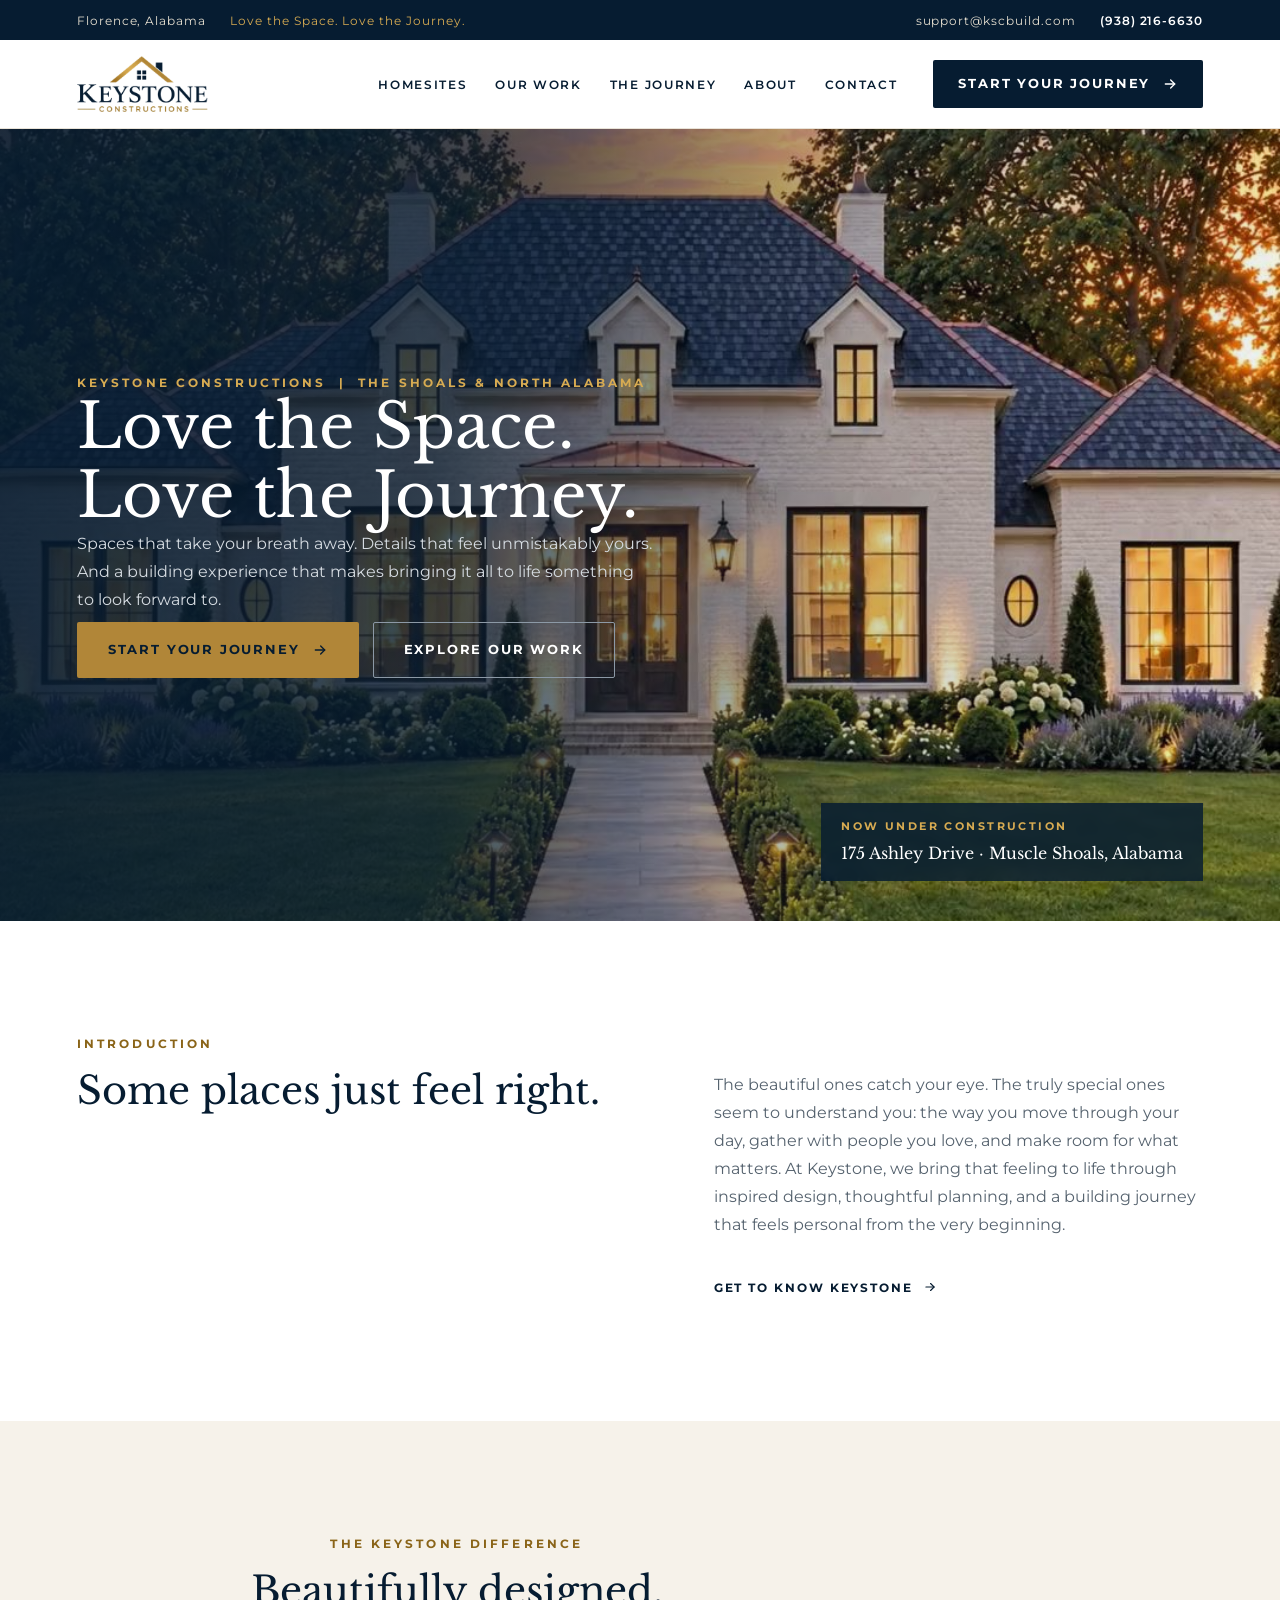
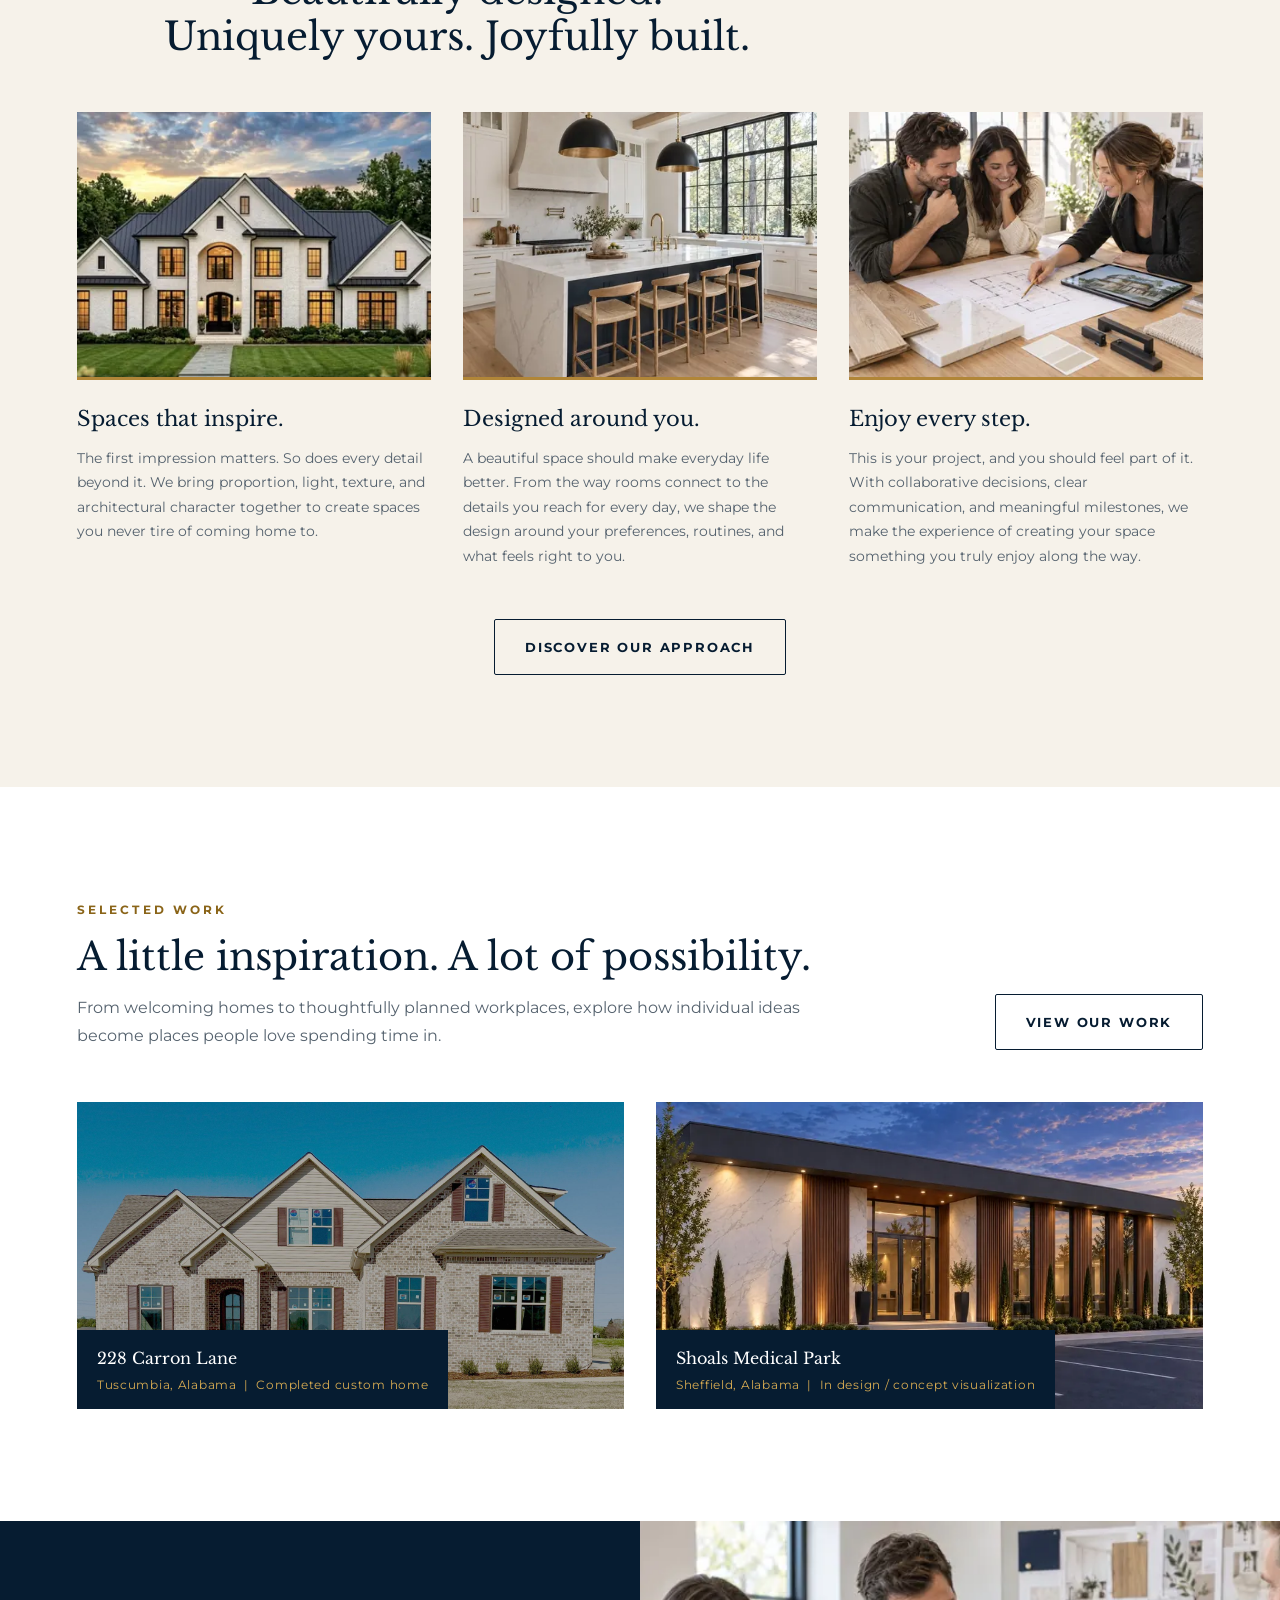
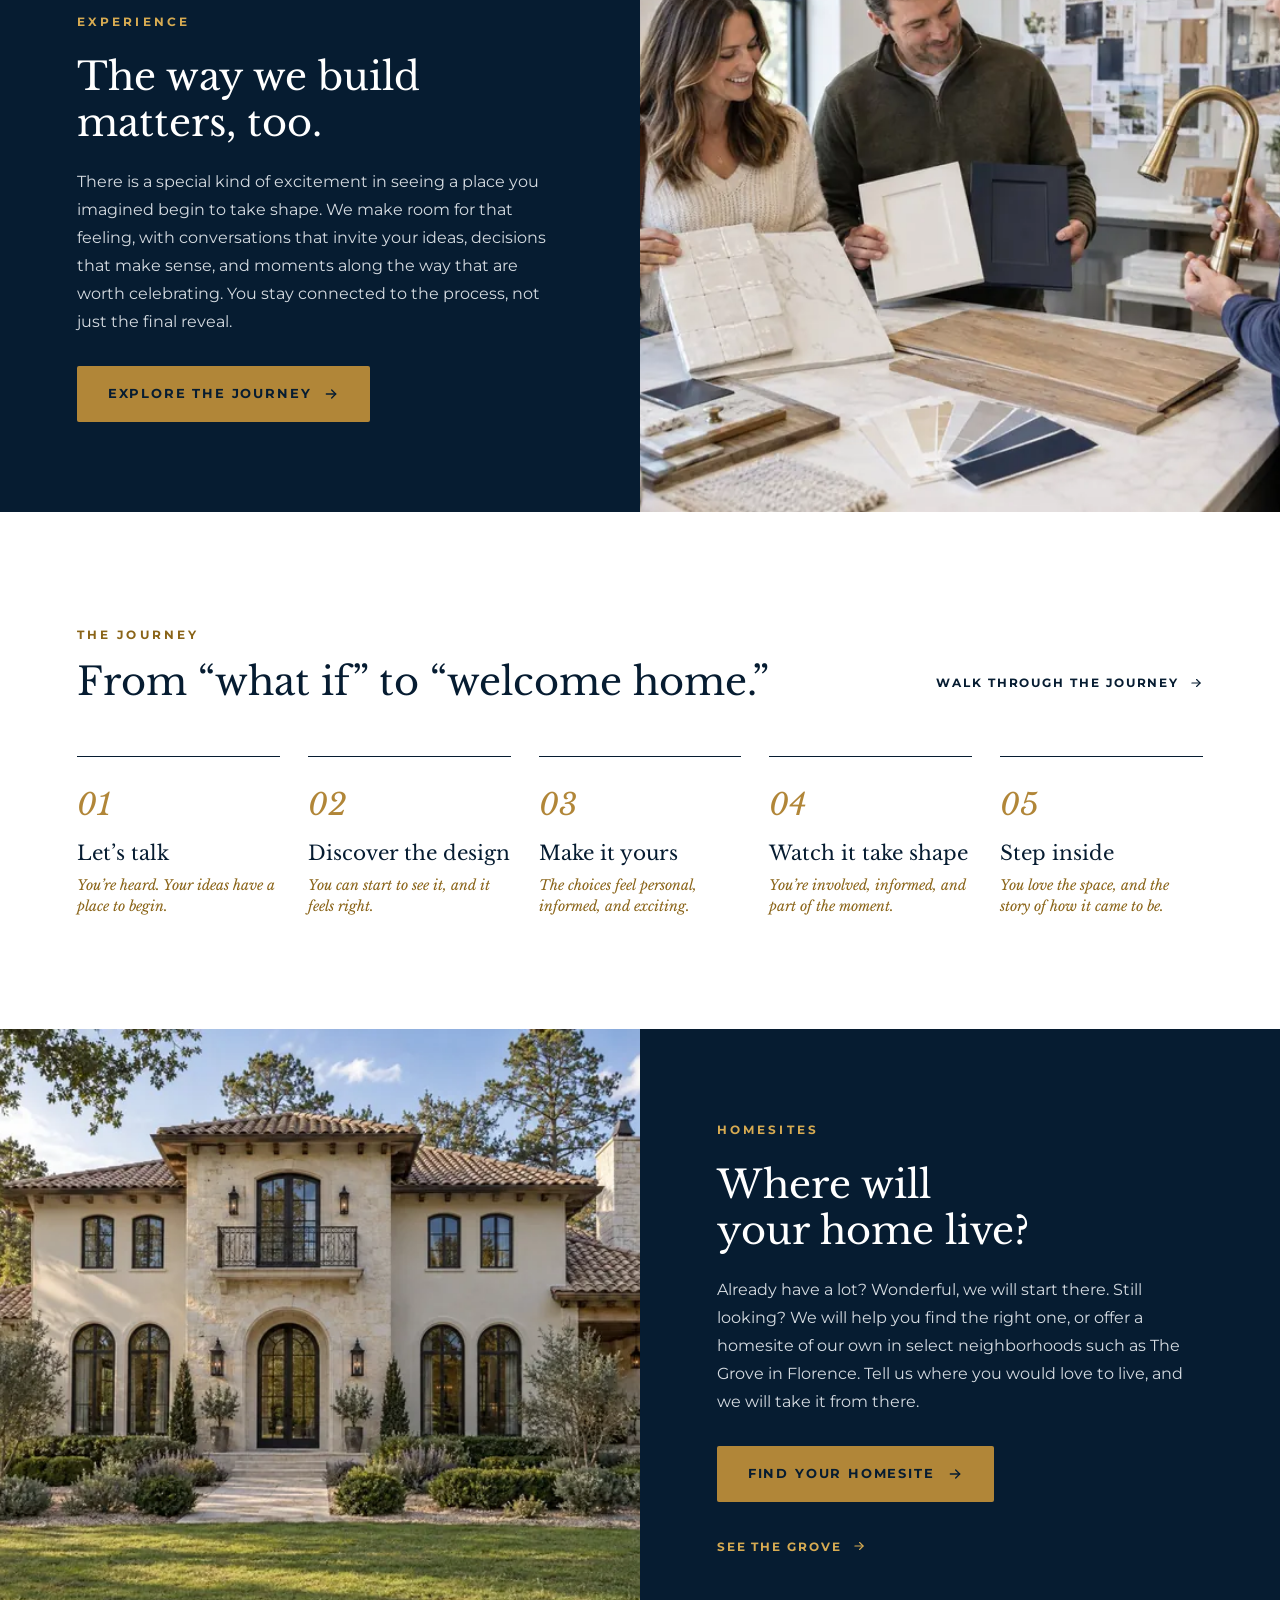
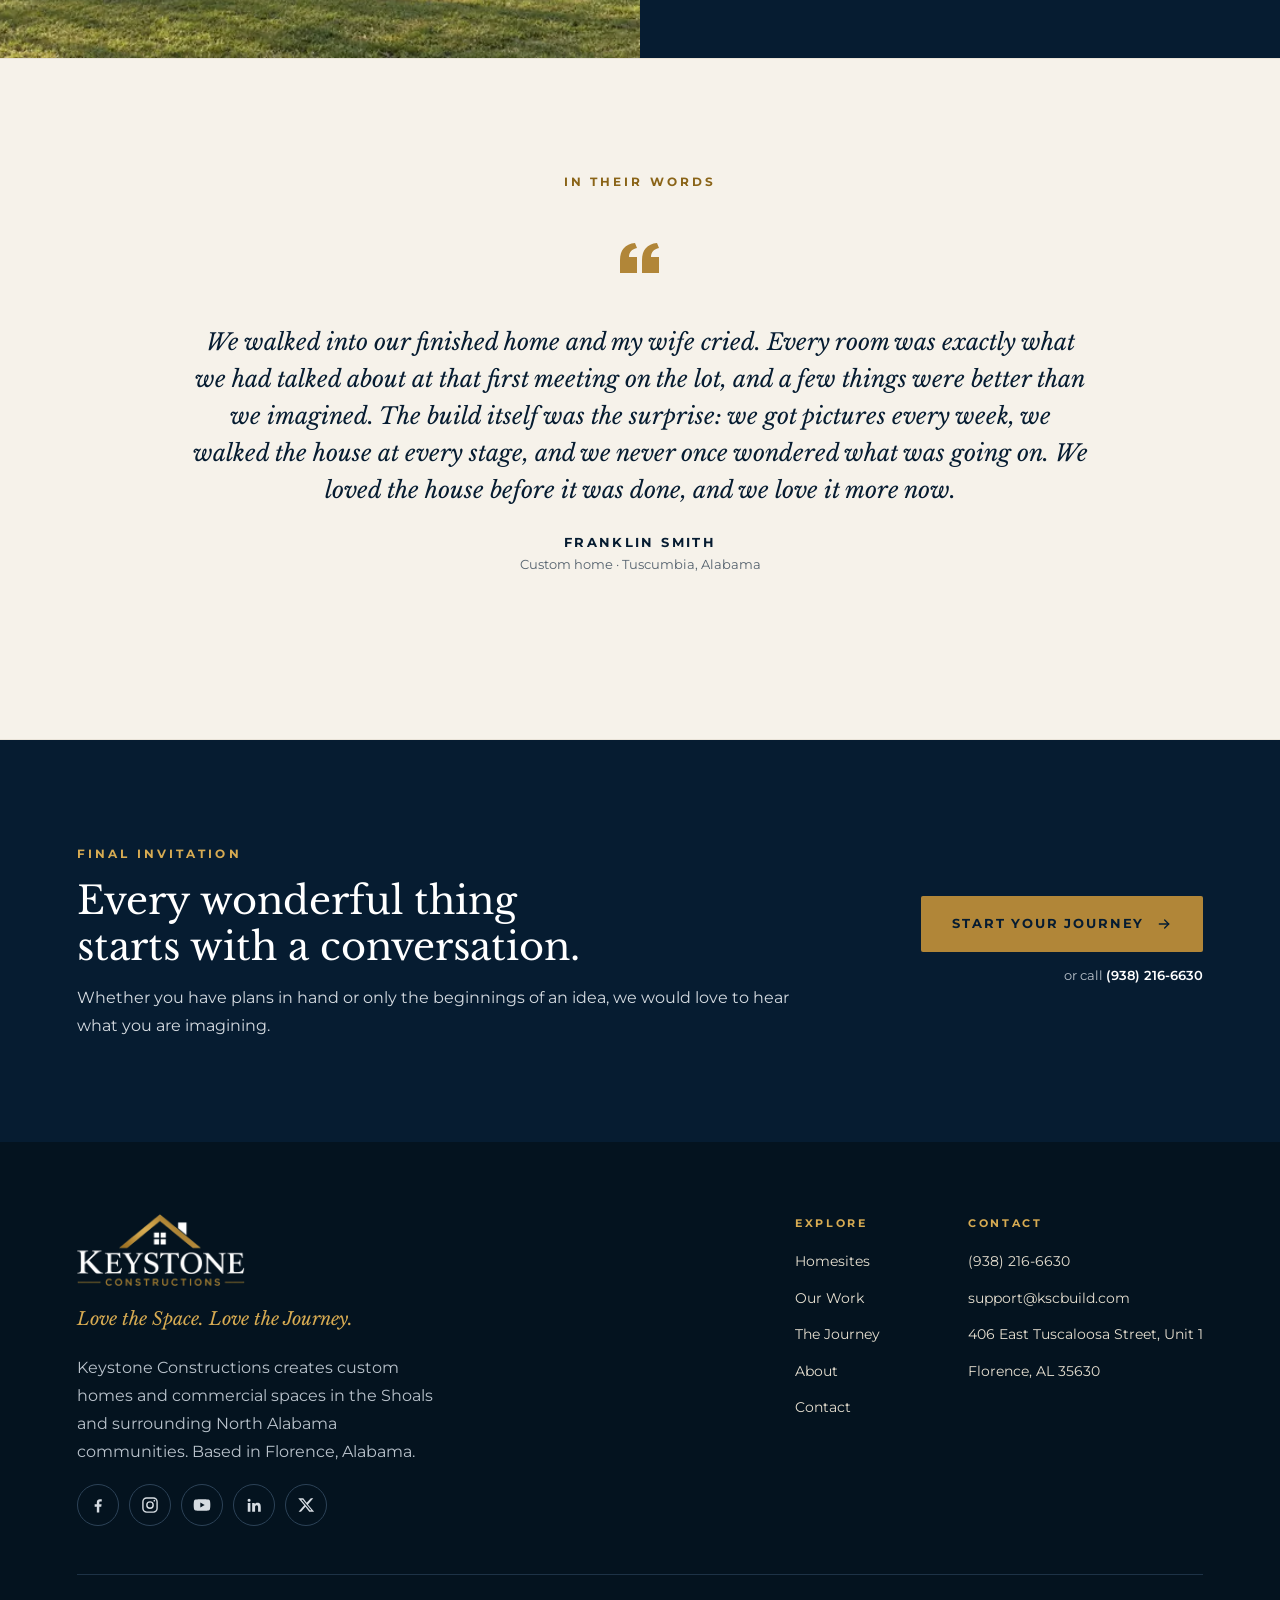
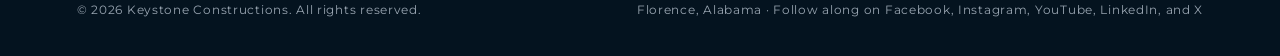
<file: index.html>
<!doctype html>
<html lang="en">
<head>
<meta charset="utf-8">
<meta name="viewport" content="width=device-width, initial-scale=1">
<title>Keystone Constructions | Custom Homes & Commercial Building in North Alabama</title>
<meta name="description" content="Design-led custom homes and commercial spaces in the Shoals and North Alabama. Beautifully designed, uniquely yours, and a joy to create.">
<meta name="robots" content="index, follow, max-image-preview:large">
<link rel="canonical" href="https://kscbuild.com/">
<meta name="theme-color" content="#061C31">
<meta name="author" content="Keystone Constructions">
<meta name="geo.region" content="US-AL"><meta name="geo.placename" content="Florence, Alabama">
<meta property="og:type" content="website"><meta property="og:site_name" content="Keystone Constructions"><meta property="og:locale" content="en_US">
<meta property="og:title" content="Keystone Constructions | Custom Homes & Commercial Building in North Alabama"><meta property="og:description" content="Design-led custom homes and commercial spaces in the Shoals and North Alabama. Beautifully designed, uniquely yours, and a joy to create."><meta property="og:url" content="https://kscbuild.com/">
<meta property="og:image" content="https://kscbuild.com/assets/img/og-keystone.jpg"><meta property="og:image:width" content="1200"><meta property="og:image:height" content="630"><meta property="og:image:alt" content="Keystone Constructions: Love the Space. Love the Journey.">
<meta name="twitter:card" content="summary_large_image"><meta name="twitter:title" content="Keystone Constructions | Custom Homes & Commercial Building in North Alabama"><meta name="twitter:description" content="Design-led custom homes and commercial spaces in the Shoals and North Alabama. Beautifully designed, uniquely yours, and a joy to create."><meta name="twitter:image" content="https://kscbuild.com/assets/img/og-keystone.jpg"><meta name="twitter:site" content="@kscbuild">
<link rel="icon" href="assets/icons/favicon.ico" sizes="any"><link rel="icon" type="image/png" sizes="32x32" href="assets/icons/icon-32.png"><link rel="icon" type="image/png" sizes="192x192" href="assets/icons/icon-192.png"><link rel="apple-touch-icon" href="assets/icons/icon-180.png">
<link rel="manifest" href="site.webmanifest">
<link rel="preconnect" href="https://fonts.googleapis.com"><link rel="preconnect" href="https://fonts.gstatic.com" crossorigin>
<link rel="preload" as="image" href="assets/img/logo-360.png">
<link rel="stylesheet" href="assets/css/styles.css">
<link rel="stylesheet" href="https://fonts.googleapis.com/css2?family=Libre+Baskerville:ital,wght@0,400;0,700;1,400&family=Montserrat:wght@400;500;600;700&display=swap">
<script type="application/ld+json">[{"@context":"https://schema.org","@type":["HomeAndConstructionBusiness","GeneralContractor"],"@id":"https://kscbuild.com/#business","name":"Keystone Constructions","alternateName":"KSC","url":"https://kscbuild.com/","logo":"https://kscbuild.com/assets/img/logo-720.png","image":"https://kscbuild.com/assets/img/og-keystone.jpg","slogan":"Love the Space. Love the Journey.","description":"Design-led custom homes and commercial spaces in the Shoals and North Alabama. Beautifully designed, uniquely yours, and a joy to create.","telephone":"+19382166630","email":"support@kscbuild.com","address":{"@type":"PostalAddress","streetAddress":"406 East Tuscaloosa Street, Unit 1","addressLocality":"Florence","addressRegion":"AL","postalCode":"35630","addressCountry":"US"},"areaServed":[{"@type":"City","name":"Florence, Alabama"},{"@type":"City","name":"Muscle Shoals, Alabama"},{"@type":"City","name":"Sheffield, Alabama"},{"@type":"City","name":"Tuscumbia, Alabama"},{"@type":"AdministrativeArea","name":"The Shoals, Alabama"},{"@type":"AdministrativeArea","name":"North Alabama"}],"founder":{"@type":"Person","name":"Zaman Shah","jobTitle":"Founder","image":"https://kscbuild.com/assets/img/zaman-shah-780.jpg"},"knowsAbout":["Custom home building","Residential construction","Homesite selection","Residential development","Commercial construction","Medical office buildings","Design-build"],"makesOffer":[{"@type":"Offer","itemOffered":{"@type":"Service","name":"Custom homes","areaServed":"North Alabama"}},{"@type":"Offer","itemOffered":{"@type":"Service","name":"Homesite search and lot matching","areaServed":"North Alabama"}},{"@type":"Offer","itemOffered":{"@type":"Service","name":"Residential communities","areaServed":"North Alabama"}},{"@type":"Offer","itemOffered":{"@type":"Service","name":"Commercial spaces","areaServed":"North Alabama"}}],"sameAs":["https://www.facebook.com/share/1MYCGWRBaP/?mibextid=wwXIfr","https://www.instagram.com/kscbuild","https://www.youtube.com/@KSCbuild","https://www.linkedin.com/company/keystone-constructions-alabama/","https://x.com/kscbuild"],"priceRange":"$$$"},{"@context":"https://schema.org","@type":"WebSite","@id":"https://kscbuild.com/#website","url":"https://kscbuild.com/","name":"Keystone Constructions","publisher":{"@id":"https://kscbuild.com/#business"},"inLanguage":"en-US"},{"@context":"https://schema.org","@type":"WebPage","@id":"https://kscbuild.com/#webpage","url":"https://kscbuild.com/","name":"Keystone Constructions | Custom Homes & Commercial Building in North Alabama","description":"Design-led custom homes and commercial spaces in the Shoals and North Alabama. Beautifully designed, uniquely yours, and a joy to create.","isPartOf":{"@id":"https://kscbuild.com/#website"},"about":{"@id":"https://kscbuild.com/#business"},"inLanguage":"en-US"}]</script>
</head>
<body>
<a class="skip" href="#main">Skip to content</a>
<div class="topbar"><div class="wrap"><div class="l"><span>Florence, Alabama</span><span class="tag">Love the Space. Love the Journey.</span></div><div class="r"><a class="mail" href="mailto:support@kscbuild.com">support@kscbuild.com</a><a class="tel" href="tel:+19382166630">(938) 216-6630</a></div></div></div>
<header class="site-header"><div class="wrap">
<a class="brand" href="./" aria-label="Keystone Constructions home"><img src="assets/img/logo-360.png" srcset="assets/img/logo-360.png 1x, assets/img/logo-720.png 2x" width="1162" height="496" alt="Keystone Constructions"></a>
<button class="menu-btn" type="button" aria-expanded="false" aria-controls="site-nav" aria-label="Open menu"><svg viewBox="0 0 24 24" fill="none" stroke="currentColor" stroke-width="2" stroke-linecap="round" aria-hidden="true"><path d="M4 7h16M4 12h16M4 17h16"/></svg></button>
<nav class="nav" id="site-nav" aria-label="Primary"><ul><li><a class="navlink" href="homesites/">Homesites</a></li><li><a class="navlink" href="our-work/">Our Work</a></li><li><a class="navlink" href="the-journey/">The Journey</a></li><li><a class="navlink" href="about/">About</a></li><li><a class="navlink" href="contact/">Contact</a></li></ul><a class="btn btn-navy btn-sm" href="contact/#inquiry">Start your journey<svg viewBox="0 0 24 24" fill="none" stroke="currentColor" stroke-width="2" stroke-linecap="round" stroke-linejoin="round" aria-hidden="true"><path d="M5 12h14"/><path d="M13 6l6 6-6 6"/></svg></a></nav>
</div></header>
<main id="main">
<section class="hero home"><div class="media" aria-hidden="true"><picture><source type="image/webp" srcset="assets/img/hero-ashley-poster-480.webp 480w, assets/img/hero-ashley-poster-800.webp 800w, assets/img/hero-ashley-poster-1080.webp 1080w" sizes="100vw"><img src="assets/img/hero-ashley-poster-1080.jpg" srcset="assets/img/hero-ashley-poster-480.jpg 480w, assets/img/hero-ashley-poster-800.jpg 800w, assets/img/hero-ashley-poster-1080.jpg 1080w" sizes="100vw" width="1080" height="1080" alt="" fetchpriority="high"></picture><video data-ambient muted loop playsinline autoplay preload="metadata" poster="assets/img/hero-ashley-poster-1080.jpg" aria-hidden="true" tabindex="-1"><source src="assets/video/hero-ashley-loop.mp4" type="video/mp4"></video></div><div class="wrap"><div class="inner">
<p class="eyebrow on-dark reveal d1">Keystone Constructions &nbsp;|&nbsp; The Shoals &amp; North Alabama</p>
<h1 class="h-xl reveal d2">Love the Space.<br>Love the Journey.</h1>
<p class="lede reveal d3">Spaces that take your breath away. Details that feel unmistakably yours. And a building experience that makes bringing it all to life something to look forward to.</p>
<div class="ctas reveal d4"><a class="btn btn-gold" href="contact/#inquiry">Start your journey<svg viewBox="0 0 24 24" fill="none" stroke="currentColor" stroke-width="2" stroke-linecap="round" stroke-linejoin="round" aria-hidden="true"><path d="M5 12h14"/><path d="M13 6l6 6-6 6"/></svg></a><a class="btn btn-ghost" href="our-work/">Explore our work</a></div></div></div><div class="badge"><span class="k">Now under construction</span><span class="v">175 Ashley Drive · Muscle Shoals, Alabama</span></div></section>
<section class="section"><div class="wrap stack"><div class="two-col"><div class="head"><p class="eyebrow">Introduction</p><h2 class="h2">Some places just feel right.</h2></div><div class="copy"><p class=body>The beautiful ones catch your eye. The truly special ones seem to understand you: the way you move through your day, gather with people you love, and make room for what matters. At Keystone, we bring that feeling to life through inspired design, thoughtful planning, and a building journey that feels personal from the very beginning.</p><div class="mt-8"><a class="link" href="about/">Get to know Keystone<svg viewBox="0 0 24 24" fill="none" stroke="currentColor" stroke-width="2" stroke-linecap="round" stroke-linejoin="round" aria-hidden="true"><path d="M5 12h14"/><path d="M13 6l6 6-6 6"/></svg></a></div></div></div></div></section>
<section class="section linen"><div class="wrap stack"><div class="head center"><p class="eyebrow">The Keystone difference</p><h2 class="h2">Beautifully designed. Uniquely yours. Joyfully built.</h2></div><div class="grid grid-3"><article class="pillar"><figure class="tile ratio-4x3 zoom"><picture><source type="image/webp" srcset="assets/img/white-brick-facade-480.webp 480w, assets/img/white-brick-facade-800.webp 800w, assets/img/white-brick-facade-1200.webp 1200w, assets/img/white-brick-facade-1242.webp 1242w" sizes="(max-width: 820px) 100vw, 33vw"><img src="assets/img/white-brick-facade-1242.jpg" srcset="assets/img/white-brick-facade-480.jpg 480w, assets/img/white-brick-facade-800.jpg 800w, assets/img/white-brick-facade-1200.jpg 1200w, assets/img/white-brick-facade-1242.jpg 1242w" sizes="(max-width: 820px) 100vw, 33vw" width="1242" height="756" alt="White brick home with a black metal roof and arched entry at dusk" loading="lazy" decoding="async"></picture></figure><div class="card"><h3 class="h3">Spaces that inspire.</h3><p class="body sm">The first impression matters. So does every detail beyond it. We bring proportion, light, texture, and architectural character together to create spaces you never tire of coming home to.</p></div></article><article class="pillar"><figure class="tile ratio-4x3 zoom"><picture><source type="image/webp" srcset="assets/img/kitchen-480.webp 480w, assets/img/kitchen-800.webp 800w, assets/img/kitchen-900.webp 900w" sizes="(max-width: 820px) 100vw, 33vw"><img src="assets/img/kitchen-900.jpg" srcset="assets/img/kitchen-480.jpg 480w, assets/img/kitchen-800.jpg 800w, assets/img/kitchen-900.jpg 900w" sizes="(max-width: 820px) 100vw, 33vw" width="900" height="900" alt="Bright kitchen with a marble island, brass fixtures and black pendants" loading="lazy" decoding="async"></picture></figure><div class="card"><h3 class="h3">Designed around you.</h3><p class="body sm">A beautiful space should make everyday life better. From the way rooms connect to the details you reach for every day, we shape the design around your preferences, routines, and what feels right to you.</p></div></article><article class="pillar"><figure class="tile ratio-4x3 zoom"><picture><source type="image/webp" srcset="assets/img/journey-2-discover-480.webp 480w, assets/img/journey-2-discover-800.webp 800w, assets/img/journey-2-discover-1200.webp 1200w, assets/img/journey-2-discover-1600.webp 1600w, assets/img/journey-2-discover-1800.webp 1800w" sizes="(max-width: 820px) 100vw, 33vw"><img src="assets/img/journey-2-discover-1800.jpg" srcset="assets/img/journey-2-discover-480.jpg 480w, assets/img/journey-2-discover-800.jpg 800w, assets/img/journey-2-discover-1200.jpg 1200w, assets/img/journey-2-discover-1600.jpg 1600w, assets/img/journey-2-discover-1800.jpg 1800w" sizes="(max-width: 820px) 100vw, 33vw" width="1800" height="1200" alt="Clients reviewing plans with their designer" loading="lazy" decoding="async"></picture></figure><div class="card"><h3 class="h3">Enjoy every step.</h3><p class="body sm">This is your project, and you should feel part of it. With collaborative decisions, clear communication, and meaningful milestones, we make the experience of creating your space something you truly enjoy along the way.</p></div></article></div><div class="center"><a class="btn btn-outline" href="the-journey/">Discover our approach</a></div></div></section>
<section class="section"><div class="wrap stack"><div class="head-row"><div class="head"><p class="eyebrow">Selected work</p><h2 class="h2">A little inspiration. A lot of possibility.</h2><p class="body">From welcoming homes to thoughtfully planned workplaces, explore how individual ideas become places people love spending time in.</p></div><a class="btn btn-outline" href="our-work/">View our work</a></div><div class="grid grid-2"><figure class="tile ratio-16x9"><video data-ambient muted loop playsinline autoplay preload="metadata" poster="assets/img/carron-lane-1800.jpg" aria-label="Video of 228 Carron Lane, a completed Keystone custom home in Tuscumbia, Alabama" tabindex="-1"><source src="assets/video/carron-lane-reel.mp4" type="video/mp4"></video><figcaption><span class="t">228 Carron Lane</span><span class="s">Tuscumbia, Alabama &nbsp;|&nbsp; Completed custom home</span></figcaption></figure><figure class="tile ratio-16x9 zoom"><picture><source type="image/webp" srcset="assets/img/shoals-medical-park-480.webp 480w, assets/img/shoals-medical-park-800.webp 800w, assets/img/shoals-medical-park-1200.webp 1200w, assets/img/shoals-medical-park-1600.webp 1600w" sizes="(max-width: 900px) 100vw, 50vw"><img src="assets/img/shoals-medical-park-1600.jpg" srcset="assets/img/shoals-medical-park-480.jpg 480w, assets/img/shoals-medical-park-800.jpg 800w, assets/img/shoals-medical-park-1200.jpg 1200w, assets/img/shoals-medical-park-1600.jpg 1600w" sizes="(max-width: 900px) 100vw, 50vw" width="1600" height="1406" alt="Concept visualization of Shoals Medical Park, a planned medical office building in Sheffield, Alabama" loading="lazy" decoding="async"></picture><figcaption><span class="t">Shoals Medical Park</span><span class="s">Sheffield, Alabama &nbsp;|&nbsp; In design / concept visualization</span></figcaption></figure></div></div></section>
<section class="split"><div class="text"><p class="eyebrow on-dark">Experience</p><h2 class="h2">The way we build matters, too.</h2><p class="body on-dark">There is a special kind of excitement in seeing a place you imagined begin to take shape. We make room for that feeling, with conversations that invite your ideas, decisions that make sense, and moments along the way that are worth celebrating. You stay connected to the process, not just the final reveal.</p><div class="mt-8"><a class="btn btn-gold" href="the-journey/">Explore the journey<svg viewBox="0 0 24 24" fill="none" stroke="currentColor" stroke-width="2" stroke-linecap="round" stroke-linejoin="round" aria-hidden="true"><path d="M5 12h14"/><path d="M13 6l6 6-6 6"/></svg></a></div></div><div class="pic"><picture><source type="image/webp" srcset="assets/img/journey-3-make-it-yours-480.webp 480w, assets/img/journey-3-make-it-yours-800.webp 800w, assets/img/journey-3-make-it-yours-1200.webp 1200w, assets/img/journey-3-make-it-yours-1600.webp 1600w, assets/img/journey-3-make-it-yours-1800.webp 1800w" sizes="(max-width: 900px) 100vw, 50vw"><img src="assets/img/journey-3-make-it-yours-1800.jpg" srcset="assets/img/journey-3-make-it-yours-480.jpg 480w, assets/img/journey-3-make-it-yours-800.jpg 800w, assets/img/journey-3-make-it-yours-1200.jpg 1200w, assets/img/journey-3-make-it-yours-1600.jpg 1600w, assets/img/journey-3-make-it-yours-1800.jpg 1800w" sizes="(max-width: 900px) 100vw, 50vw" width="1800" height="1200" alt="Clients reviewing material samples with their designer" loading="lazy" decoding="async"></picture></div></section>
<section class="section"><div class="wrap stack"><div class="head-row"><div class="head"><p class="eyebrow">The journey</p><h2 class="h2">From “what if” to “welcome home.”</h2></div><a class="link" href="the-journey/">Walk through the journey<svg viewBox="0 0 24 24" fill="none" stroke="currentColor" stroke-width="2" stroke-linecap="round" stroke-linejoin="round" aria-hidden="true"><path d="M5 12h14"/><path d="M13 6l6 6-6 6"/></svg></a></div><div class="grid grid-5"><div class="preview-step"><span class="num">01</span><h3>Let’s talk</h3><p class="feel" style="font-size:14px">You’re heard. Your ideas have a place to begin.</p></div><div class="preview-step"><span class="num">02</span><h3>Discover the design</h3><p class="feel" style="font-size:14px">You can start to see it, and it feels right.</p></div><div class="preview-step"><span class="num">03</span><h3>Make it yours</h3><p class="feel" style="font-size:14px">The choices feel personal, informed, and exciting.</p></div><div class="preview-step"><span class="num">04</span><h3>Watch it take shape</h3><p class="feel" style="font-size:14px">You’re involved, informed, and part of the moment.</p></div><div class="preview-step"><span class="num">05</span><h3>Step inside</h3><p class="feel" style="font-size:14px">You love the space, and the story of how it came to be.</p></div></div></div></section>
<section class="split flip"><div class="text"><p class="eyebrow on-dark">Homesites</p><h2 class="h2">Where will your home live?</h2><p class="body on-dark">Already have a lot? Wonderful, we will start there. Still looking? We will help you find the right one, or offer a homesite of our own in select neighborhoods such as The Grove in Florence. Tell us where you would love to live, and we will take it from there.</p><div class="mt-8"><a class="btn btn-gold" href="contact/?homesite=find#inquiry">Find your homesite<svg viewBox="0 0 24 24" fill="none" stroke="currentColor" stroke-width="2" stroke-linecap="round" stroke-linejoin="round" aria-hidden="true"><path d="M5 12h14"/><path d="M13 6l6 6-6 6"/></svg></a></div><a class="link on-dark" href="grove/">See The Grove<svg viewBox="0 0 24 24" fill="none" stroke="currentColor" stroke-width="2" stroke-linecap="round" stroke-linejoin="round" aria-hidden="true"><path d="M5 12h14"/><path d="M13 6l6 6-6 6"/></svg></a></div><div class="pic"><picture><source type="image/webp" srcset="assets/img/stucco-limestone-480.webp 480w, assets/img/stucco-limestone-800.webp 800w, assets/img/stucco-limestone-1200.webp 1200w, assets/img/stucco-limestone-1600.webp 1600w, assets/img/stucco-limestone-1800.webp 1800w" sizes="(max-width: 900px) 100vw, 50vw"><img src="assets/img/stucco-limestone-1800.jpg" srcset="assets/img/stucco-limestone-480.jpg 480w, assets/img/stucco-limestone-800.jpg 800w, assets/img/stucco-limestone-1200.jpg 1200w, assets/img/stucco-limestone-1600.jpg 1600w, assets/img/stucco-limestone-1800.jpg 1800w" sizes="(max-width: 900px) 100vw, 50vw" width="1800" height="1200" alt="Stucco and limestone home with arched black steel windows" loading="lazy" decoding="async"></picture></div></section>
<section class="testimonials section" data-carousel aria-label="Client testimonials"><div class="wrap stack center"><p class="eyebrow">In their words</p><svg class="quote-mark" viewBox="0 0 40 30" aria-hidden="true"><path d="M0 30V17C0 7 5 1 15 0l2 5c-5 1-8 4-8 9h8v16H0zm22 0V17c0-10 5-16 15-17l2 5c-5 1-8 4-8 9h8v16H22z"/></svg><div class="track"><blockquote class=active aria-hidden="false"><p class="q">We walked into our finished home and my wife cried. Every room was exactly what we had talked about at that first meeting on the lot, and a few things were better than we imagined. The build itself was the surprise: we got pictures every week, we walked the house at every stage, and we never once wondered what was going on. We loved the house before it was done, and we love it more now.</p><footer><div class="who">Franklin Smith</div><div class="where">Custom home · Tuscumbia, Alabama</div></footer></blockquote></div><div class="dots" role="tablist"></div>
<!-- Additional client testimonials can be added as <blockquote> elements inside .track once written approval is on file. --></div></section>
<section class="cta-band"><div class="wrap"><div class="copy"><p class="eyebrow on-dark">Final invitation</p><h2 class="h2">Every wonderful thing starts with a conversation.</h2><p class="body on-dark">Whether you have plans in hand or only the beginnings of an idea, we would love to hear what you are imagining.</p></div><div class="act"><a class="btn btn-gold" href="contact/#inquiry">Start your journey<svg viewBox="0 0 24 24" fill="none" stroke="currentColor" stroke-width="2" stroke-linecap="round" stroke-linejoin="round" aria-hidden="true"><path d="M5 12h14"/><path d="M13 6l6 6-6 6"/></svg></a><span class="or">or call <a href="tel:+19382166630">(938) 216-6630</a></span></div></div></section>
</main>
<footer class="site-footer"><div class="wrap">
<div class="top">
<div class="brandcol"><img src="assets/img/logo-reversed-360.png" srcset="assets/img/logo-reversed-360.png 1x, assets/img/logo-reversed-720.png 2x" width="1162" height="496" alt="Keystone Constructions" loading="lazy"><p class="tagline">Love the Space. Love the Journey.</p><p>Keystone Constructions creates custom homes and commercial spaces in the Shoals and surrounding North Alabama communities. Based in Florence, Alabama.</p><div class="social"><a href="https://www.facebook.com/share/1MYCGWRBaP/?mibextid=wwXIfr" aria-label="Keystone Constructions on Facebook" rel="noopener" target="_blank"><svg viewBox="0 0 24 24" fill=currentColor aria-hidden="true"><path d="M13.5 21v-7h2.4l.4-3h-2.8V9.2c0-.9.3-1.5 1.5-1.5h1.5V5.1c-.3 0-1.2-.1-2.2-.1-2.2 0-3.7 1.3-3.7 3.8V11H8v3h2.6v7z"/></svg></a><a href="https://www.instagram.com/kscbuild" aria-label="Keystone Constructions on Instagram" rel="noopener" target="_blank"><svg viewBox="0 0 24 24" fill=none stroke=currentColor stroke-width=1.7 stroke-linecap=round stroke-linejoin=round aria-hidden="true"><rect x="3.5" y="3.5" width="17" height="17" rx="4.5"/><circle cx="12" cy="12" r="3.8"/><circle cx="17.2" cy="6.8" r="1" fill="currentColor" stroke="none"/></svg></a><a href="https://www.youtube.com/@KSCbuild" aria-label="Keystone Constructions on YouTube" rel="noopener" target="_blank"><svg viewBox="0 0 24 24" fill=currentColor aria-hidden="true"><path d="M21.6 7.2a2.5 2.5 0 0 0-1.8-1.8C18.2 5 12 5 12 5s-6.2 0-7.8.4A2.5 2.5 0 0 0 2.4 7.2 26 26 0 0 0 2 12a26 26 0 0 0 .4 4.8 2.5 2.5 0 0 0 1.8 1.8C5.8 19 12 19 12 19s6.2 0 7.8-.4a2.5 2.5 0 0 0 1.8-1.8A26 26 0 0 0 22 12a26 26 0 0 0-.4-4.8zM10 15V9l5.2 3z"/></svg></a><a href="https://www.linkedin.com/company/keystone-constructions-alabama/" aria-label="Keystone Constructions on LinkedIn" rel="noopener" target="_blank"><svg viewBox="0 0 24 24" fill=currentColor aria-hidden="true"><path d="M4.5 9.5h3.2V20H4.5zM6.1 4.5a1.85 1.85 0 1 1 0 3.7 1.85 1.85 0 0 1 0-3.7zM9.8 9.5h3v1.4c.5-.9 1.6-1.7 3.3-1.7 3.4 0 4 2.2 4 5.1V20h-3.2v-5c0-1.2 0-2.7-1.7-2.7s-1.9 1.3-1.9 2.6V20H9.8z"/></svg></a><a href="https://x.com/kscbuild" aria-label="Keystone Constructions on X" rel="noopener" target="_blank"><svg viewBox="0 0 24 24" fill=currentColor aria-hidden="true"><path d="M17.8 4h2.9l-6.4 7.3L21.8 20h-5.9l-4.6-5.9L6 20H3.1l6.8-7.8L2.7 4h6l4.1 5.4zm-1 14.3h1.6L8 5.6H6.3z"/></svg></a></div></div>
<div class="cols">
<div class="col"><span class="k">Explore</span><ul><li><a href="homesites/">Homesites</a></li><li><a href="our-work/">Our Work</a></li><li><a href="the-journey/">The Journey</a></li><li><a href="about/">About</a></li><li><a href="contact/">Contact</a></li></ul></div>
<div class="col"><span class="k">Contact</span><ul><li><a href="tel:+19382166630">(938) 216-6630</a></li><li><a href="mailto:support@kscbuild.com">support@kscbuild.com</a></li><li><span>406 East Tuscaloosa Street, Unit 1</span></li><li><span>Florence, AL 35630</span></li></ul></div>
</div></div>
<div class="bottom"><span>© <span data-year>2026</span> Keystone Constructions. All rights reserved.</span><span>Florence, Alabama · Follow along on Facebook, Instagram, YouTube, LinkedIn, and X</span></div>
</div></footer>
<script src="assets/js/main.js" defer></script>
</body>
</html>
</file>
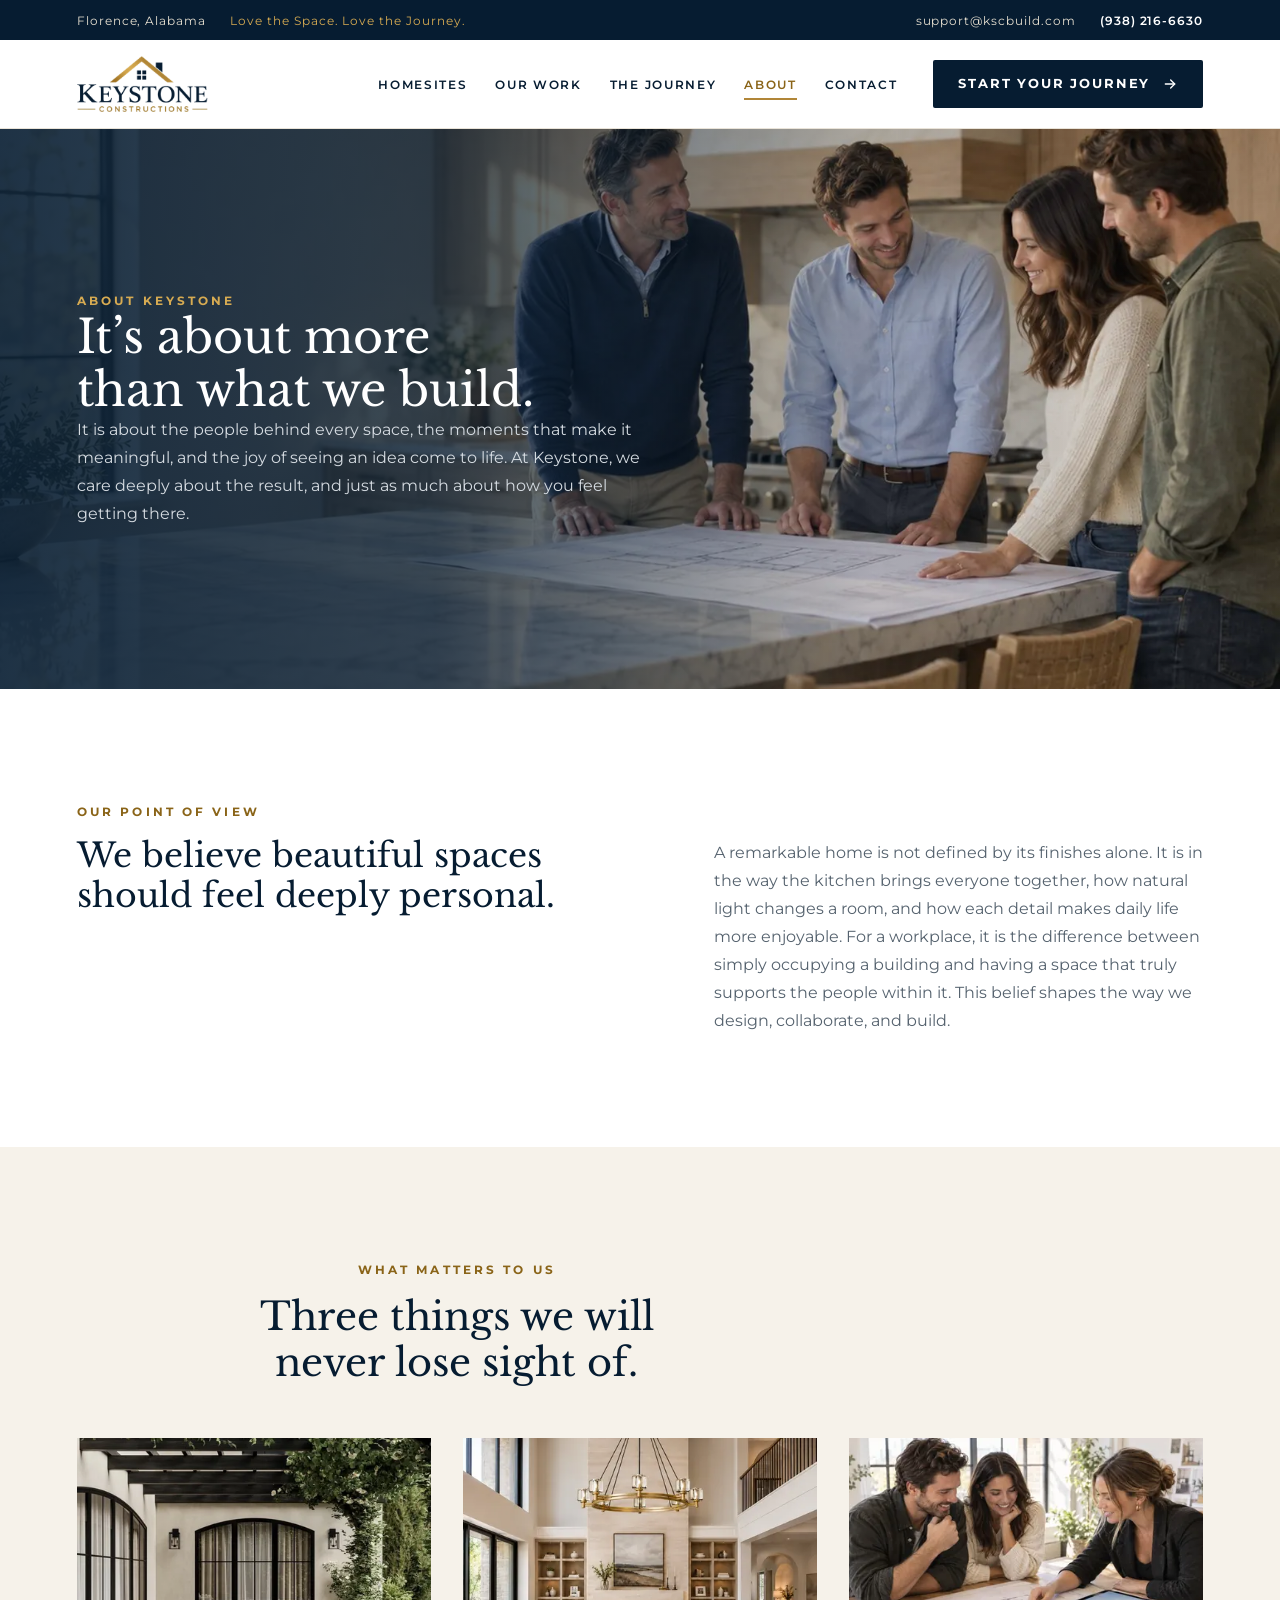
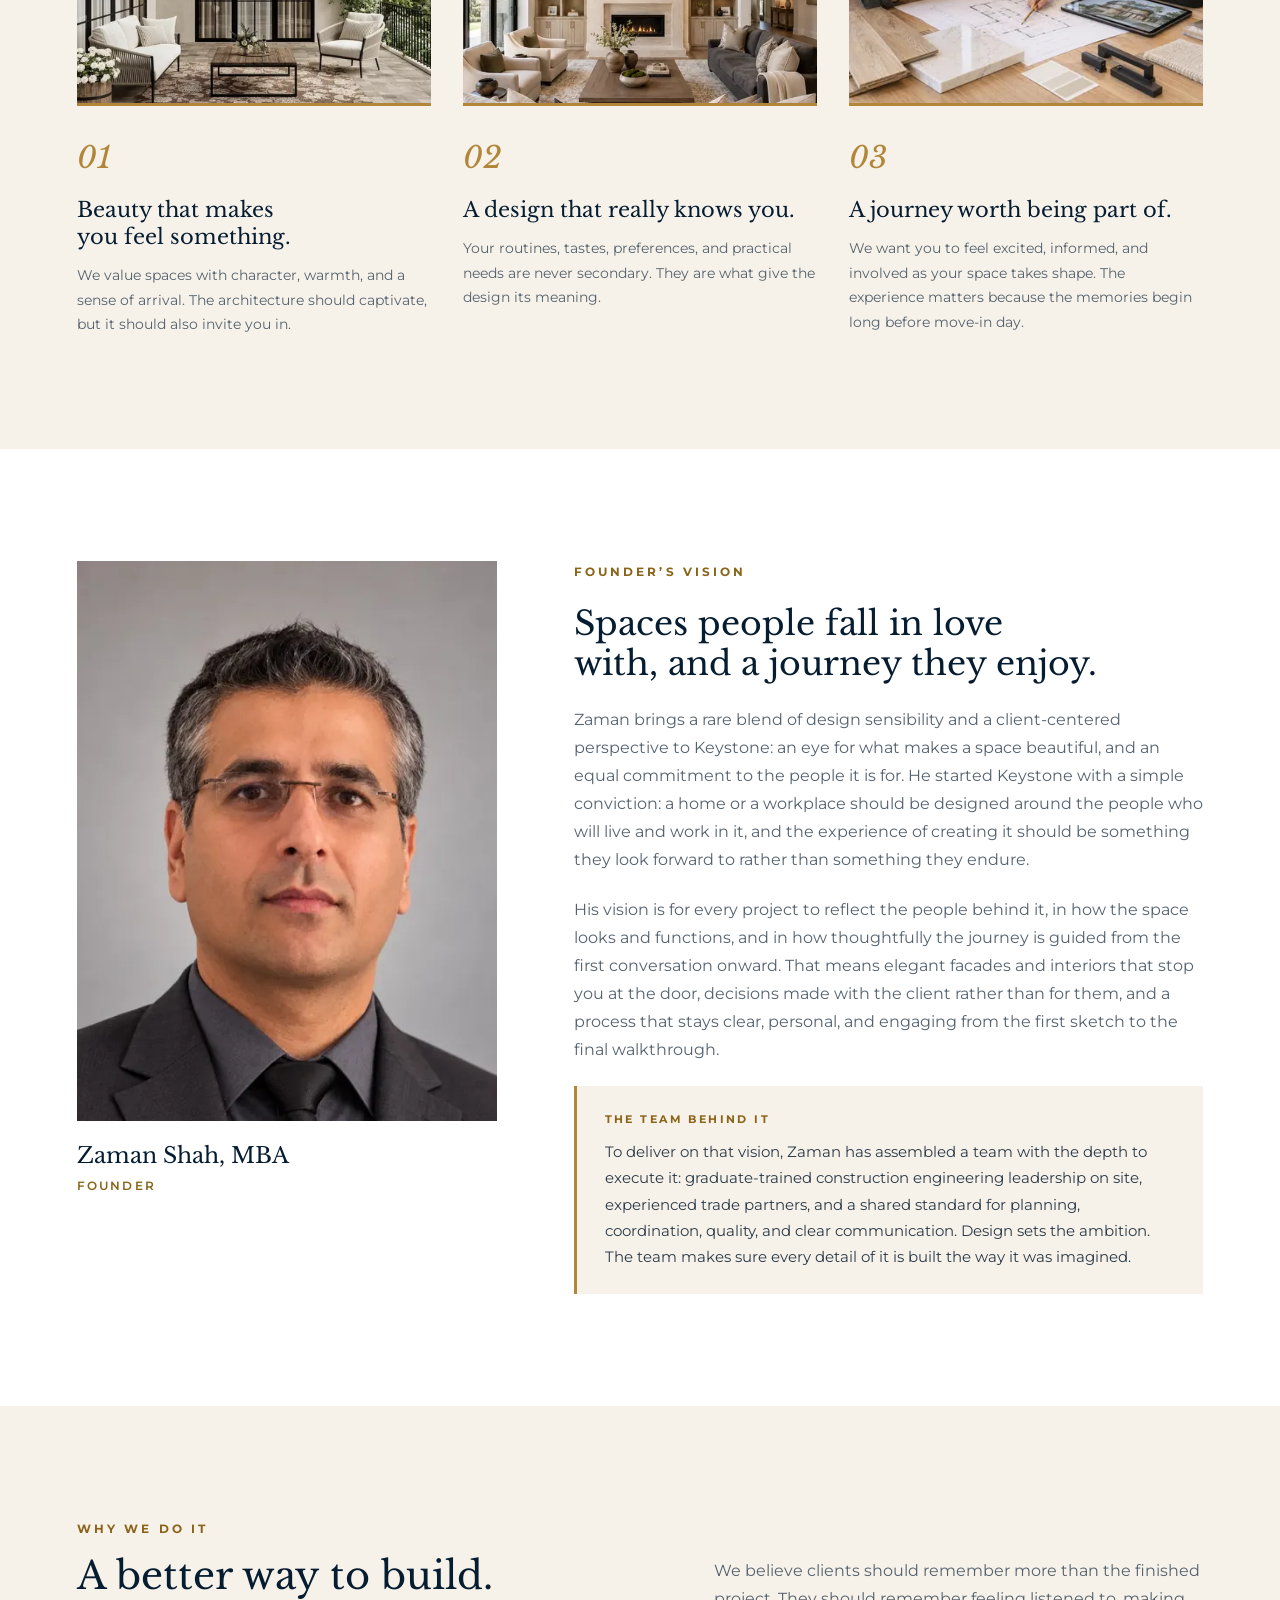
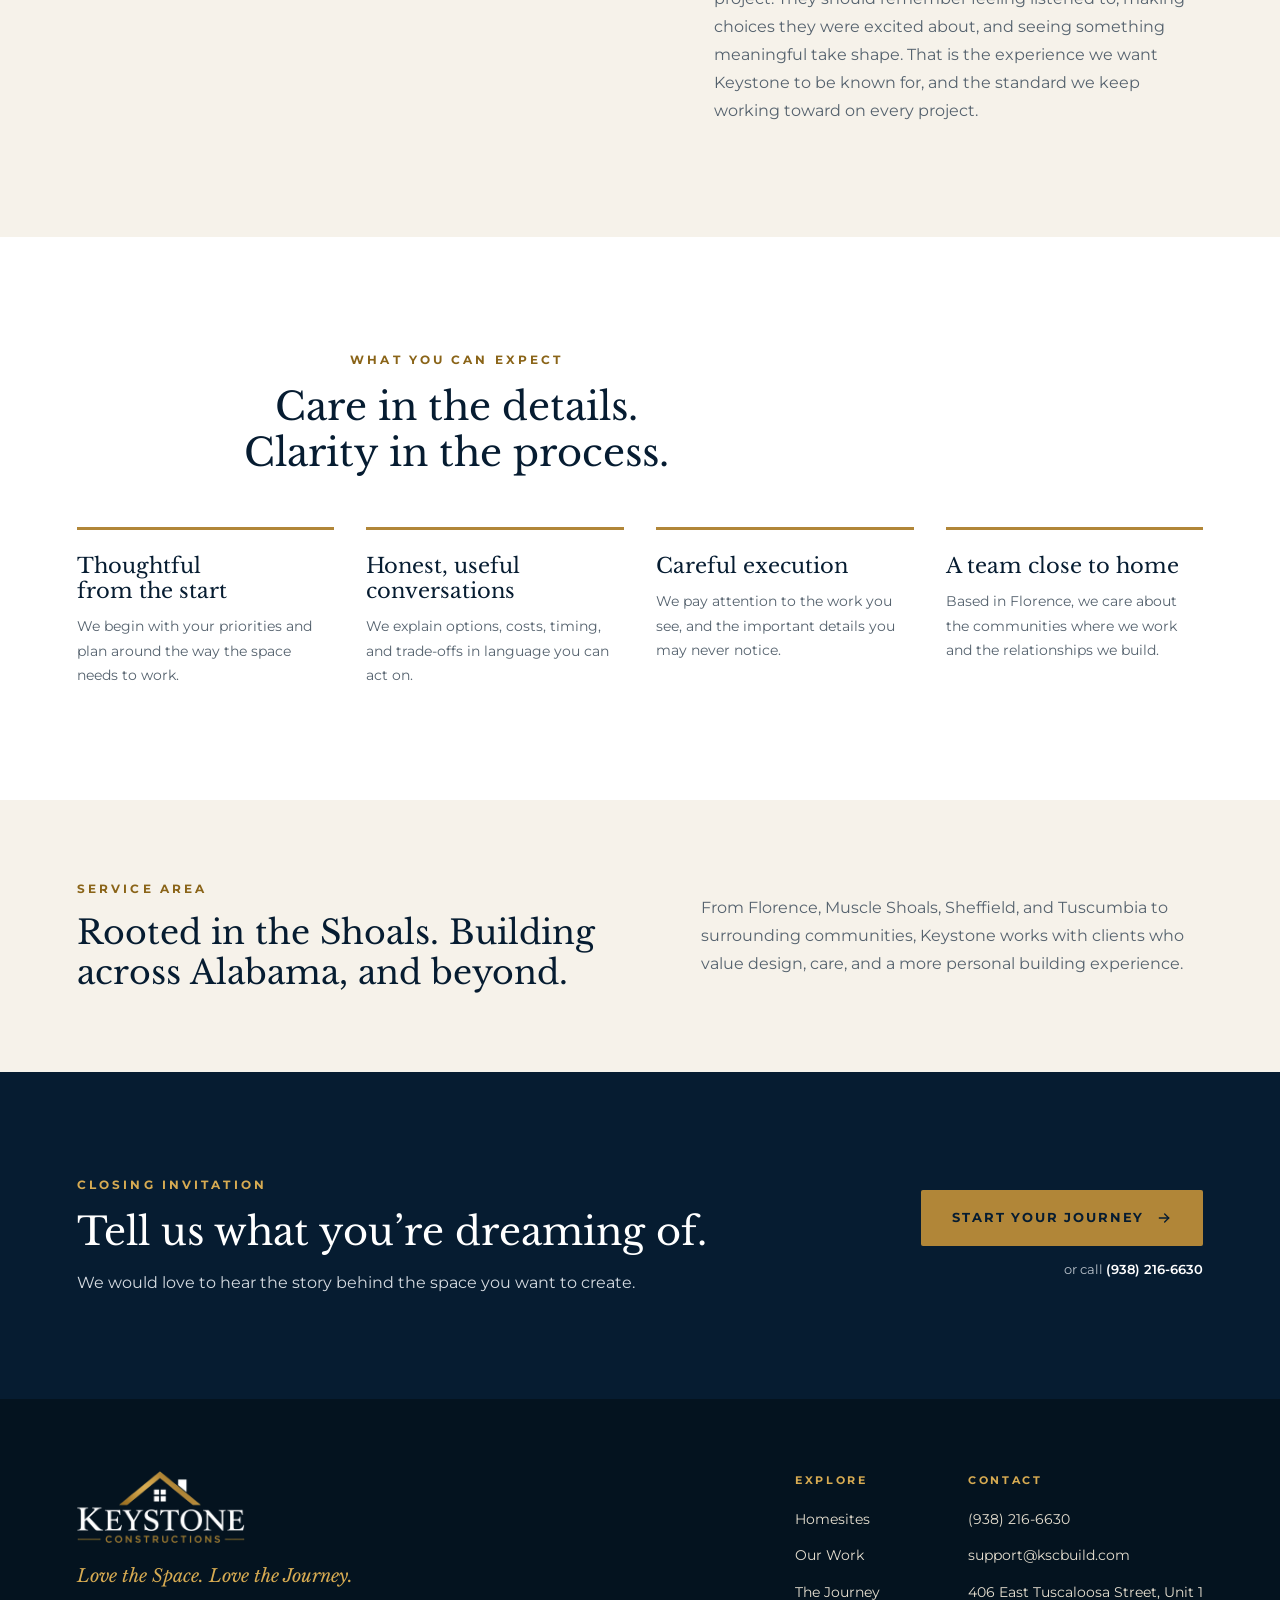
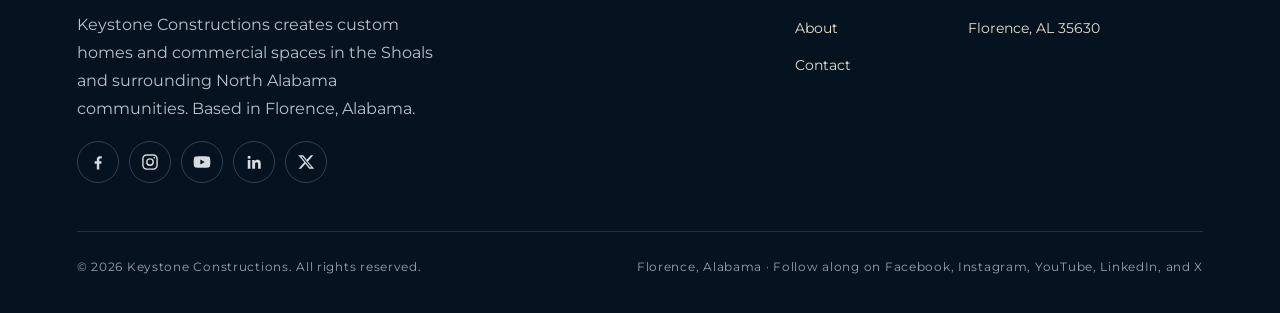
<file: about/index.html>
<!doctype html>
<html lang="en">
<head>
<meta charset="utf-8">
<meta name="viewport" content="width=device-width, initial-scale=1">
<title>About Keystone Constructions | Design-Led Builders in Alabama</title>
<meta name="description" content="Meet the people and philosophy behind Keystone: thoughtful architecture, truly personal design, and a building experience centered around you.">
<meta name="robots" content="index, follow, max-image-preview:large">
<link rel="canonical" href="https://kscbuild.com/about/">
<meta name="theme-color" content="#061C31">
<meta name="author" content="Keystone Constructions">
<meta name="geo.region" content="US-AL"><meta name="geo.placename" content="Florence, Alabama">
<meta property="og:type" content="website"><meta property="og:site_name" content="Keystone Constructions"><meta property="og:locale" content="en_US">
<meta property="og:title" content="About Keystone Constructions | Design-Led Builders in Alabama"><meta property="og:description" content="Meet the people and philosophy behind Keystone: thoughtful architecture, truly personal design, and a building experience centered around you."><meta property="og:url" content="https://kscbuild.com/about/">
<meta property="og:image" content="https://kscbuild.com/assets/img/og-keystone.jpg"><meta property="og:image:width" content="1200"><meta property="og:image:height" content="630"><meta property="og:image:alt" content="Keystone Constructions: Love the Space. Love the Journey.">
<meta name="twitter:card" content="summary_large_image"><meta name="twitter:title" content="About Keystone Constructions | Design-Led Builders in Alabama"><meta name="twitter:description" content="Meet the people and philosophy behind Keystone: thoughtful architecture, truly personal design, and a building experience centered around you."><meta name="twitter:image" content="https://kscbuild.com/assets/img/og-keystone.jpg"><meta name="twitter:site" content="@kscbuild">
<link rel="icon" href="../assets/icons/favicon.ico" sizes="any"><link rel="icon" type="image/png" sizes="32x32" href="../assets/icons/icon-32.png"><link rel="icon" type="image/png" sizes="192x192" href="../assets/icons/icon-192.png"><link rel="apple-touch-icon" href="../assets/icons/icon-180.png">
<link rel="manifest" href="../site.webmanifest">
<link rel="preconnect" href="https://fonts.googleapis.com"><link rel="preconnect" href="https://fonts.gstatic.com" crossorigin>
<link rel="preload" as="image" href="../assets/img/logo-360.png">
<link rel="stylesheet" href="../assets/css/styles.css">
<link rel="stylesheet" href="https://fonts.googleapis.com/css2?family=Libre+Baskerville:ital,wght@0,400;0,700;1,400&family=Montserrat:wght@400;500;600;700&display=swap">
<script type="application/ld+json">[{"@context":"https://schema.org","@type":["HomeAndConstructionBusiness","GeneralContractor"],"@id":"https://kscbuild.com/#business","name":"Keystone Constructions","alternateName":"KSC","url":"https://kscbuild.com/","logo":"https://kscbuild.com/assets/img/logo-720.png","image":"https://kscbuild.com/assets/img/og-keystone.jpg","slogan":"Love the Space. Love the Journey.","description":"Design-led custom homes and commercial spaces in the Shoals and North Alabama. Beautifully designed, uniquely yours, and a joy to create.","telephone":"+19382166630","email":"support@kscbuild.com","address":{"@type":"PostalAddress","streetAddress":"406 East Tuscaloosa Street, Unit 1","addressLocality":"Florence","addressRegion":"AL","postalCode":"35630","addressCountry":"US"},"areaServed":[{"@type":"City","name":"Florence, Alabama"},{"@type":"City","name":"Muscle Shoals, Alabama"},{"@type":"City","name":"Sheffield, Alabama"},{"@type":"City","name":"Tuscumbia, Alabama"},{"@type":"AdministrativeArea","name":"The Shoals, Alabama"},{"@type":"AdministrativeArea","name":"North Alabama"}],"founder":{"@type":"Person","name":"Zaman Shah","jobTitle":"Founder","image":"https://kscbuild.com/assets/img/zaman-shah-780.jpg"},"knowsAbout":["Custom home building","Residential construction","Homesite selection","Residential development","Commercial construction","Medical office buildings","Design-build"],"makesOffer":[{"@type":"Offer","itemOffered":{"@type":"Service","name":"Custom homes","areaServed":"North Alabama"}},{"@type":"Offer","itemOffered":{"@type":"Service","name":"Homesite search and lot matching","areaServed":"North Alabama"}},{"@type":"Offer","itemOffered":{"@type":"Service","name":"Residential communities","areaServed":"North Alabama"}},{"@type":"Offer","itemOffered":{"@type":"Service","name":"Commercial spaces","areaServed":"North Alabama"}}],"sameAs":["https://www.facebook.com/share/1MYCGWRBaP/?mibextid=wwXIfr","https://www.instagram.com/kscbuild","https://www.youtube.com/@KSCbuild","https://www.linkedin.com/company/keystone-constructions-alabama/","https://x.com/kscbuild"],"priceRange":"$$$"},{"@context":"https://schema.org","@type":"WebSite","@id":"https://kscbuild.com/#website","url":"https://kscbuild.com/","name":"Keystone Constructions","publisher":{"@id":"https://kscbuild.com/#business"},"inLanguage":"en-US"},{"@context":"https://schema.org","@type":"WebPage","@id":"https://kscbuild.com/about/#webpage","url":"https://kscbuild.com/about/","name":"About Keystone Constructions | Design-Led Builders in Alabama","description":"Meet the people and philosophy behind Keystone: thoughtful architecture, truly personal design, and a building experience centered around you.","isPartOf":{"@id":"https://kscbuild.com/#website"},"about":{"@id":"https://kscbuild.com/#business"},"inLanguage":"en-US"},{"@context":"https://schema.org","@type":"BreadcrumbList","itemListElement":[{"@type":"ListItem","position":1,"name":"Home","item":"https://kscbuild.com/"},{"@type":"ListItem","position":2,"name":"About Keystone Constructions","item":"https://kscbuild.com/about/"}]},{"@context":"https://schema.org","@type":"AboutPage","url":"https://kscbuild.com/about/","mainEntity":{"@id":"https://kscbuild.com/#business"}}]</script>
</head>
<body>
<a class="skip" href="#main">Skip to content</a>
<div class="topbar"><div class="wrap"><div class="l"><span>Florence, Alabama</span><span class="tag">Love the Space. Love the Journey.</span></div><div class="r"><a class="mail" href="mailto:support@kscbuild.com">support@kscbuild.com</a><a class="tel" href="tel:+19382166630">(938) 216-6630</a></div></div></div>
<header class="site-header"><div class="wrap">
<a class="brand" href="../" aria-label="Keystone Constructions home"><img src="../assets/img/logo-360.png" srcset="../assets/img/logo-360.png 1x, ../assets/img/logo-720.png 2x" width="1162" height="496" alt="Keystone Constructions"></a>
<button class="menu-btn" type="button" aria-expanded="false" aria-controls="site-nav" aria-label="Open menu"><svg viewBox="0 0 24 24" fill="none" stroke="currentColor" stroke-width="2" stroke-linecap="round" aria-hidden="true"><path d="M4 7h16M4 12h16M4 17h16"/></svg></button>
<nav class="nav" id="site-nav" aria-label="Primary"><ul><li><a class="navlink" href="../homesites/">Homesites</a></li><li><a class="navlink" href="../our-work/">Our Work</a></li><li><a class="navlink" href="../the-journey/">The Journey</a></li><li><a class="navlink" href="../about/" aria-current=page>About</a></li><li><a class="navlink" href="../contact/">Contact</a></li></ul><a class="btn btn-navy btn-sm" href="../contact/#inquiry">Start your journey<svg viewBox="0 0 24 24" fill="none" stroke="currentColor" stroke-width="2" stroke-linecap="round" stroke-linejoin="round" aria-hidden="true"><path d="M5 12h14"/><path d="M13 6l6 6-6 6"/></svg></a></nav>
</div></header>
<main id="main">
<section class="hero "><div class="media" aria-hidden="true"><picture><source type="image/webp" srcset="../assets/img/team-plan-review-480.webp 480w, ../assets/img/team-plan-review-800.webp 800w, ../assets/img/team-plan-review-1200.webp 1200w, ../assets/img/team-plan-review-1600.webp 1600w" sizes="100vw"><img src="../assets/img/team-plan-review-1600.jpg" srcset="../assets/img/team-plan-review-480.jpg 480w, ../assets/img/team-plan-review-800.jpg 800w, ../assets/img/team-plan-review-1200.jpg 1200w, ../assets/img/team-plan-review-1600.jpg 1600w" sizes="100vw" width="1600" height="895" alt="" fetchpriority="high"></picture></div><div class="wrap"><div class="inner">
<p class="eyebrow on-dark reveal d1">About Keystone</p>
<h1 class="h-l reveal d2">It’s about more than what we build.</h1>
<p class="lede reveal d3">It is about the people behind every space, the moments that make it meaningful, and the joy of seeing an idea come to life. At Keystone, we care deeply about the result, and just as much about how you feel getting there.</p>
</div></div></section>
<section class="section"><div class="wrap stack"><div class="two-col"><div class="head"><p class="eyebrow">Our point of view</p><h2 class="h2 sm">We believe beautiful spaces should feel deeply personal.</h2></div><div class="copy"><p class=body>A remarkable home is not defined by its finishes alone. It is in the way the kitchen brings everyone together, how natural light changes a room, and how each detail makes daily life more enjoyable. For a workplace, it is the difference between simply occupying a building and having a space that truly supports the people within it. This belief shapes the way we design, collaborate, and build.</p></div></div></div></section>
<section class="section linen"><div class="wrap stack"><div class="head center"><p class="eyebrow">What matters to us</p><h2 class="h2">Three things we will never lose sight of.</h2></div><div class="grid grid-3"><article class="pillar"><figure class="tile ratio-4x3 zoom"><picture><source type="image/webp" srcset="../assets/img/covered-patio-480.webp 480w, ../assets/img/covered-patio-800.webp 800w, ../assets/img/covered-patio-1200.webp 1200w" sizes="(max-width: 820px) 100vw, 33vw"><img src="../assets/img/covered-patio-1200.jpg" srcset="../assets/img/covered-patio-480.jpg 480w, ../assets/img/covered-patio-800.jpg 800w, ../assets/img/covered-patio-1200.jpg 1200w" sizes="(max-width: 820px) 100vw, 33vw" width="1200" height="900" alt="Covered patio with arched steel doors, a vine-draped pergola and outdoor seating" loading="lazy" decoding="async"></picture></figure><div class="card"><span class="num">01</span><h3 class="h3">Beauty that makes you feel something.</h3><p class="body sm">We value spaces with character, warmth, and a sense of arrival. The architecture should captivate, but it should also invite you in.</p></div></article><article class="pillar"><figure class="tile ratio-4x3 zoom"><picture><source type="image/webp" srcset="../assets/img/great-room-480.webp 480w, ../assets/img/great-room-800.webp 800w, ../assets/img/great-room-1200.webp 1200w" sizes="(max-width: 820px) 100vw, 33vw"><img src="../assets/img/great-room-1200.jpg" srcset="../assets/img/great-room-480.jpg 480w, ../assets/img/great-room-800.jpg 800w, ../assets/img/great-room-1200.jpg 1200w" sizes="(max-width: 820px) 100vw, 33vw" width="1200" height="900" alt="Two-story great room with a travertine fireplace and brass chandelier" loading="lazy" decoding="async"></picture></figure><div class="card"><span class="num">02</span><h3 class="h3">A design that really knows you.</h3><p class="body sm">Your routines, tastes, preferences, and practical needs are never secondary. They are what give the design its meaning.</p></div></article><article class="pillar"><figure class="tile ratio-4x3 zoom"><picture><source type="image/webp" srcset="../assets/img/journey-2-discover-480.webp 480w, ../assets/img/journey-2-discover-800.webp 800w, ../assets/img/journey-2-discover-1200.webp 1200w, ../assets/img/journey-2-discover-1600.webp 1600w, ../assets/img/journey-2-discover-1800.webp 1800w" sizes="(max-width: 820px) 100vw, 33vw"><img src="../assets/img/journey-2-discover-1800.jpg" srcset="../assets/img/journey-2-discover-480.jpg 480w, ../assets/img/journey-2-discover-800.jpg 800w, ../assets/img/journey-2-discover-1200.jpg 1200w, ../assets/img/journey-2-discover-1600.jpg 1600w, ../assets/img/journey-2-discover-1800.jpg 1800w" sizes="(max-width: 820px) 100vw, 33vw" width="1800" height="1200" alt="Clients reviewing plans with their designer" loading="lazy" decoding="async"></picture></figure><div class="card"><span class="num">03</span><h3 class="h3">A journey worth being part of.</h3><p class="body sm">We want you to feel excited, informed, and involved as your space takes shape. The experience matters because the memories begin long before move-in day.</p></div></article></div></div></section>
<section class="section"><div class="wrap stack"><div class="founder"><div class="who"><figure class="tile ratio-3x4"><picture><source type="image/webp" srcset="../assets/img/zaman-shah-480.webp 480w, ../assets/img/zaman-shah-780.webp 780w" sizes="(max-width: 900px) 100vw, 420px"><img src="../assets/img/zaman-shah-780.jpg" srcset="../assets/img/zaman-shah-480.jpg 480w, ../assets/img/zaman-shah-780.jpg 780w" sizes="(max-width: 900px) 100vw, 420px" width="780" height="1040" alt="Zaman Shah, founder of Keystone Constructions" loading="lazy" decoding="async"></picture></figure><div><p class="name">Zaman Shah, MBA</p><p class="role">Founder</p></div></div>
<div class="vision"><p class="eyebrow">Founder’s vision</p><h2 class="h2 sm">Spaces people fall in love with, and a journey they enjoy.</h2>
<p class="body">Zaman brings a rare blend of design sensibility and a client-centered perspective to Keystone: an eye for what makes a space beautiful, and an equal commitment to the people it is for. He started Keystone with a simple conviction: a home or a workplace should be designed around the people who will live and work in it, and the experience of creating it should be something they look forward to rather than something they endure.</p>
<p class="body">His vision is for every project to reflect the people behind it, in how the space looks and functions, and in how thoughtfully the journey is guided from the first conversation onward. That means elegant facades and interiors that stop you at the door, decisions made with the client rather than for them, and a process that stays clear, personal, and engaging from the first sketch to the final walkthrough.</p>
<div class="callout"><span class="k">The team behind it</span><p class="body sm" style="color:#2B3A48">To deliver on that vision, Zaman has assembled a team with the depth to execute it: graduate-trained construction engineering leadership on site, experienced trade partners, and a shared standard for planning, coordination, quality, and clear communication. Design sets the ambition. The team makes sure every detail of it is built the way it was imagined.</p></div></div></div></div></section>
<section class="section linen"><div class="wrap stack"><div class="two-col"><div class="head"><p class="eyebrow">Why we do it</p><h2 class="h2">A better way to build.</h2></div><div class="copy"><p class=body>We believe clients should remember more than the finished project. They should remember feeling listened to, making choices they were excited about, and seeing something meaningful take shape. That is the experience we want Keystone to be known for, and the standard we keep working toward on every project.</p></div></div></div></section>
<section class="section"><div class="wrap stack"><div class="head center"><p class="eyebrow">What you can expect</p><h2 class="h2">Care in the details. Clarity in the process.</h2></div><div class="grid grid-4"><div class="card"><h3>Thoughtful from the start</h3><p class="body">We begin with your priorities and plan around the way the space needs to work.</p></div><div class="card"><h3>Honest, useful conversations</h3><p class="body">We explain options, costs, timing, and trade-offs in language you can act on.</p></div><div class="card"><h3>Careful execution</h3><p class="body">We pay attention to the work you see, and the important details you may never notice.</p></div><div class="card"><h3>A team close to home</h3><p class="body">Based in Florence, we care about the communities where we work and the relationships we build.</p></div></div></div></section>
<section class="section tight linen"><div class="wrap stack"><div class="service-strip"><div class="head"><p class="eyebrow">Service area</p><h2 class="h2 sm">Rooted in the Shoals. Building across Alabama, and beyond.</h2></div><p class="body">From Florence, Muscle Shoals, Sheffield, and Tuscumbia to surrounding communities, Keystone works with clients who value design, care, and a more personal building experience.</p></div></div></section>
<section class="cta-band"><div class="wrap"><div class="copy"><p class="eyebrow on-dark">Closing invitation</p><h2 class="h2">Tell us what you’re dreaming of.</h2><p class="body on-dark">We would love to hear the story behind the space you want to create.</p></div><div class="act"><a class="btn btn-gold" href="../contact/#inquiry">Start your journey<svg viewBox="0 0 24 24" fill="none" stroke="currentColor" stroke-width="2" stroke-linecap="round" stroke-linejoin="round" aria-hidden="true"><path d="M5 12h14"/><path d="M13 6l6 6-6 6"/></svg></a><span class="or">or call <a href="tel:+19382166630">(938) 216-6630</a></span></div></div></section>
</main>
<footer class="site-footer"><div class="wrap">
<div class="top">
<div class="brandcol"><img src="../assets/img/logo-reversed-360.png" srcset="../assets/img/logo-reversed-360.png 1x, ../assets/img/logo-reversed-720.png 2x" width="1162" height="496" alt="Keystone Constructions" loading="lazy"><p class="tagline">Love the Space. Love the Journey.</p><p>Keystone Constructions creates custom homes and commercial spaces in the Shoals and surrounding North Alabama communities. Based in Florence, Alabama.</p><div class="social"><a href="https://www.facebook.com/share/1MYCGWRBaP/?mibextid=wwXIfr" aria-label="Keystone Constructions on Facebook" rel="noopener" target="_blank"><svg viewBox="0 0 24 24" fill=currentColor aria-hidden="true"><path d="M13.5 21v-7h2.4l.4-3h-2.8V9.2c0-.9.3-1.5 1.5-1.5h1.5V5.1c-.3 0-1.2-.1-2.2-.1-2.2 0-3.7 1.3-3.7 3.8V11H8v3h2.6v7z"/></svg></a><a href="https://www.instagram.com/kscbuild" aria-label="Keystone Constructions on Instagram" rel="noopener" target="_blank"><svg viewBox="0 0 24 24" fill=none stroke=currentColor stroke-width=1.7 stroke-linecap=round stroke-linejoin=round aria-hidden="true"><rect x="3.5" y="3.5" width="17" height="17" rx="4.5"/><circle cx="12" cy="12" r="3.8"/><circle cx="17.2" cy="6.8" r="1" fill="currentColor" stroke="none"/></svg></a><a href="https://www.youtube.com/@KSCbuild" aria-label="Keystone Constructions on YouTube" rel="noopener" target="_blank"><svg viewBox="0 0 24 24" fill=currentColor aria-hidden="true"><path d="M21.6 7.2a2.5 2.5 0 0 0-1.8-1.8C18.2 5 12 5 12 5s-6.2 0-7.8.4A2.5 2.5 0 0 0 2.4 7.2 26 26 0 0 0 2 12a26 26 0 0 0 .4 4.8 2.5 2.5 0 0 0 1.8 1.8C5.8 19 12 19 12 19s6.2 0 7.8-.4a2.5 2.5 0 0 0 1.8-1.8A26 26 0 0 0 22 12a26 26 0 0 0-.4-4.8zM10 15V9l5.2 3z"/></svg></a><a href="https://www.linkedin.com/company/keystone-constructions-alabama/" aria-label="Keystone Constructions on LinkedIn" rel="noopener" target="_blank"><svg viewBox="0 0 24 24" fill=currentColor aria-hidden="true"><path d="M4.5 9.5h3.2V20H4.5zM6.1 4.5a1.85 1.85 0 1 1 0 3.7 1.85 1.85 0 0 1 0-3.7zM9.8 9.5h3v1.4c.5-.9 1.6-1.7 3.3-1.7 3.4 0 4 2.2 4 5.1V20h-3.2v-5c0-1.2 0-2.7-1.7-2.7s-1.9 1.3-1.9 2.6V20H9.8z"/></svg></a><a href="https://x.com/kscbuild" aria-label="Keystone Constructions on X" rel="noopener" target="_blank"><svg viewBox="0 0 24 24" fill=currentColor aria-hidden="true"><path d="M17.8 4h2.9l-6.4 7.3L21.8 20h-5.9l-4.6-5.9L6 20H3.1l6.8-7.8L2.7 4h6l4.1 5.4zm-1 14.3h1.6L8 5.6H6.3z"/></svg></a></div></div>
<div class="cols">
<div class="col"><span class="k">Explore</span><ul><li><a href="../homesites/">Homesites</a></li><li><a href="../our-work/">Our Work</a></li><li><a href="../the-journey/">The Journey</a></li><li><a href="../about/">About</a></li><li><a href="../contact/">Contact</a></li></ul></div>
<div class="col"><span class="k">Contact</span><ul><li><a href="tel:+19382166630">(938) 216-6630</a></li><li><a href="mailto:support@kscbuild.com">support@kscbuild.com</a></li><li><span>406 East Tuscaloosa Street, Unit 1</span></li><li><span>Florence, AL 35630</span></li></ul></div>
</div></div>
<div class="bottom"><span>© <span data-year>2026</span> Keystone Constructions. All rights reserved.</span><span>Florence, Alabama · Follow along on Facebook, Instagram, YouTube, LinkedIn, and X</span></div>
</div></footer>
<script src="../assets/js/main.js" defer></script>
</body>
</html>
</file>
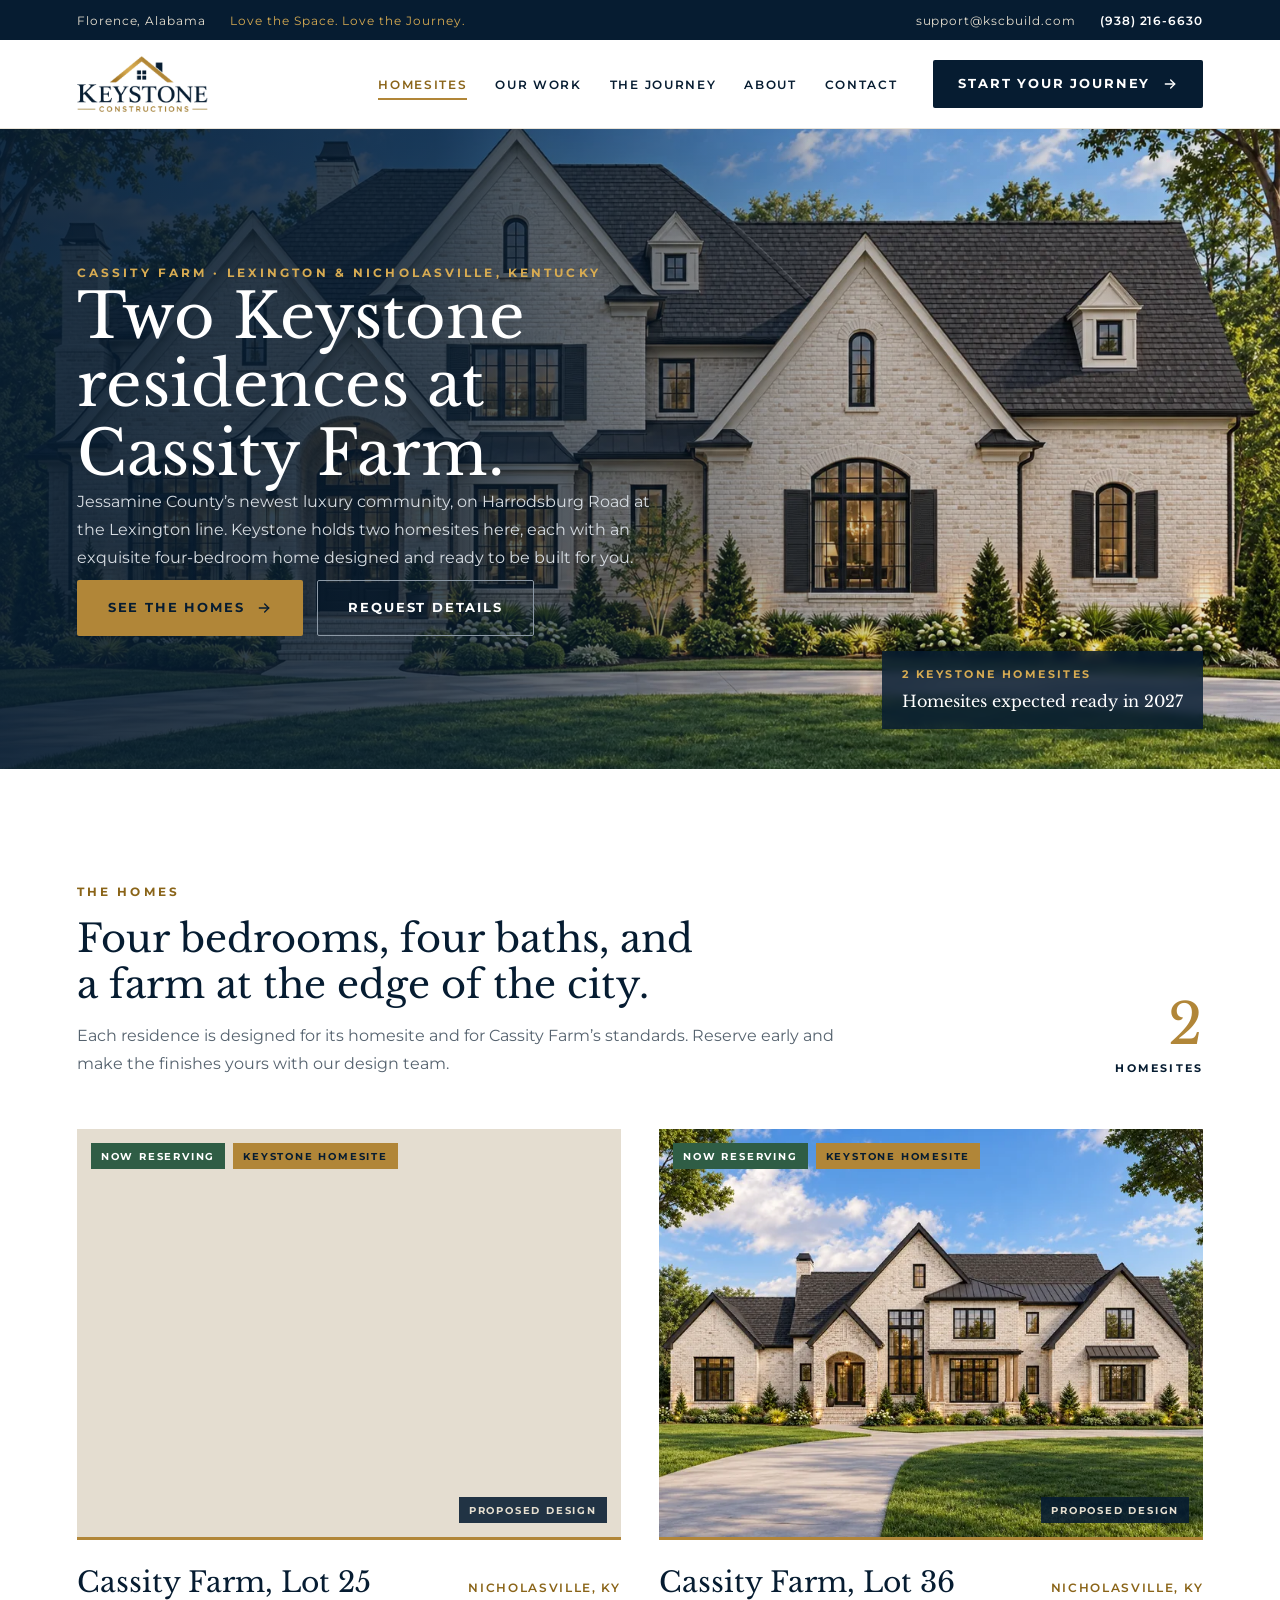
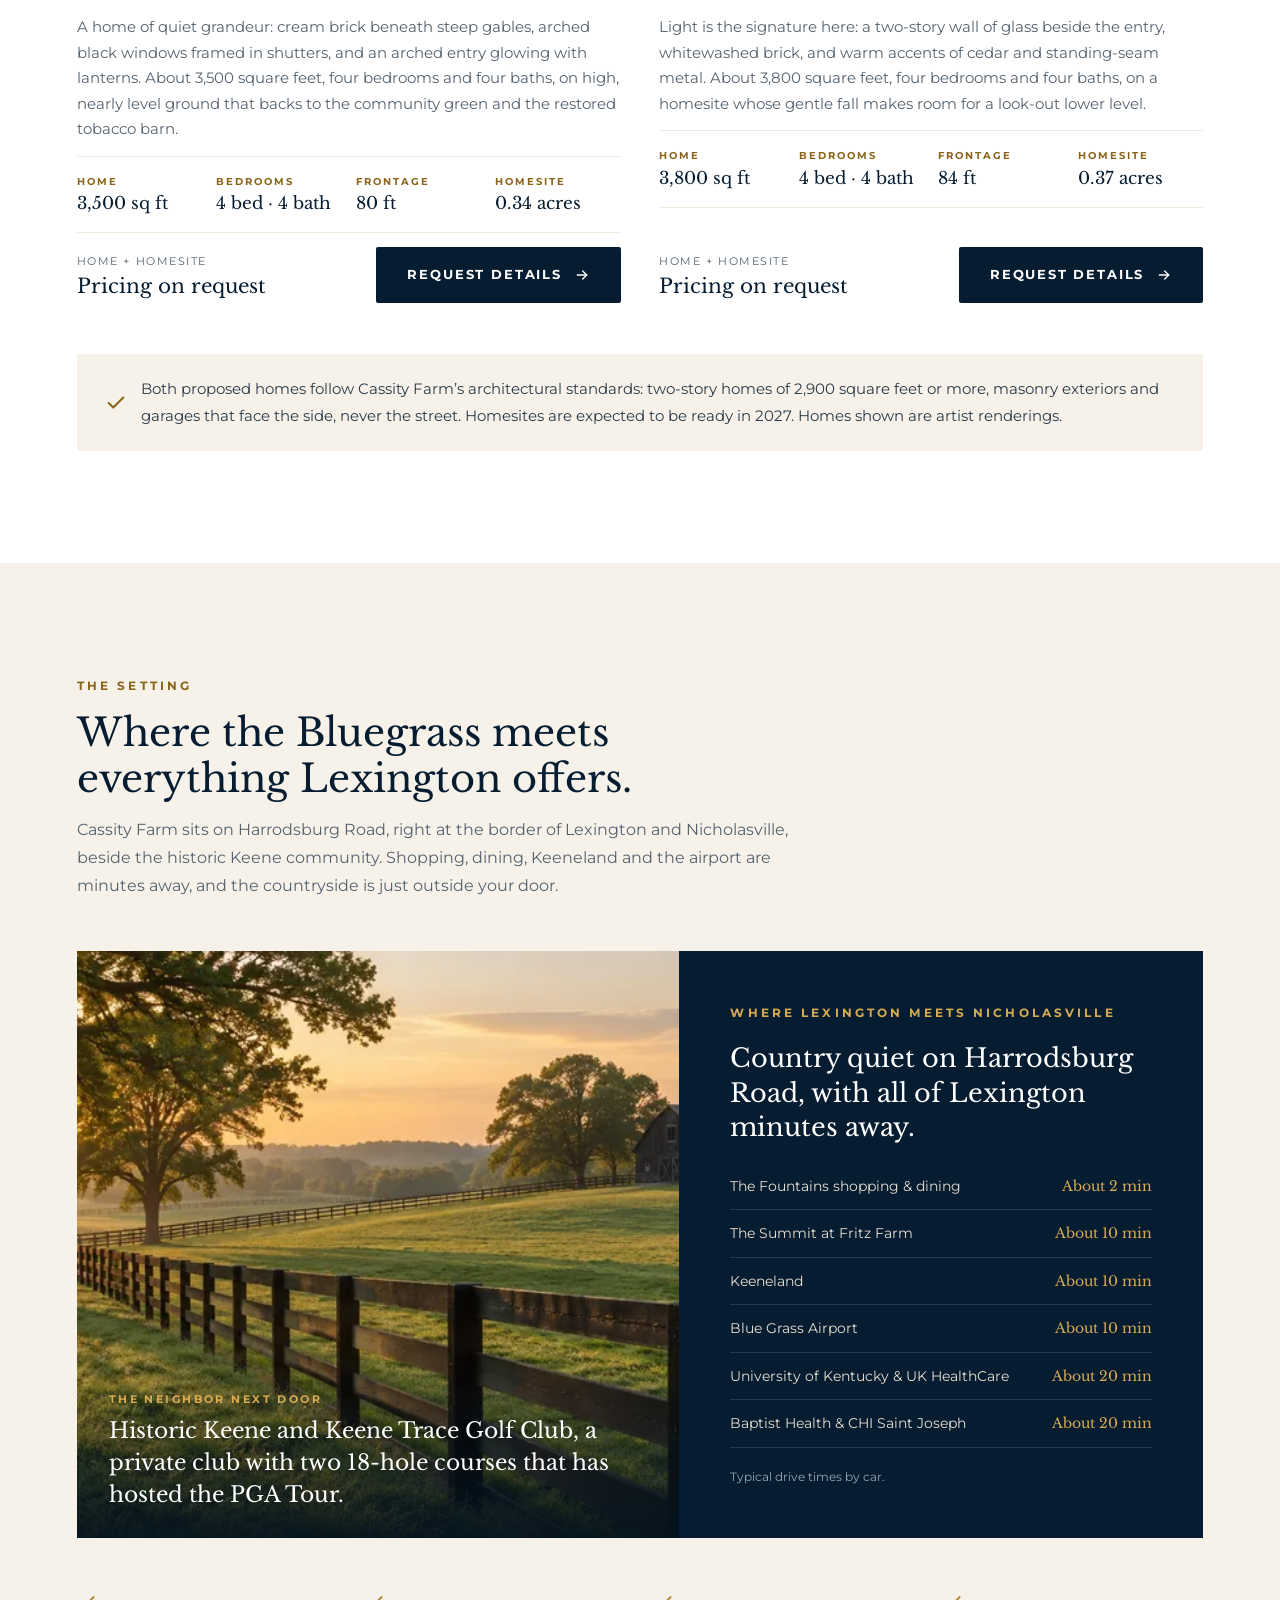
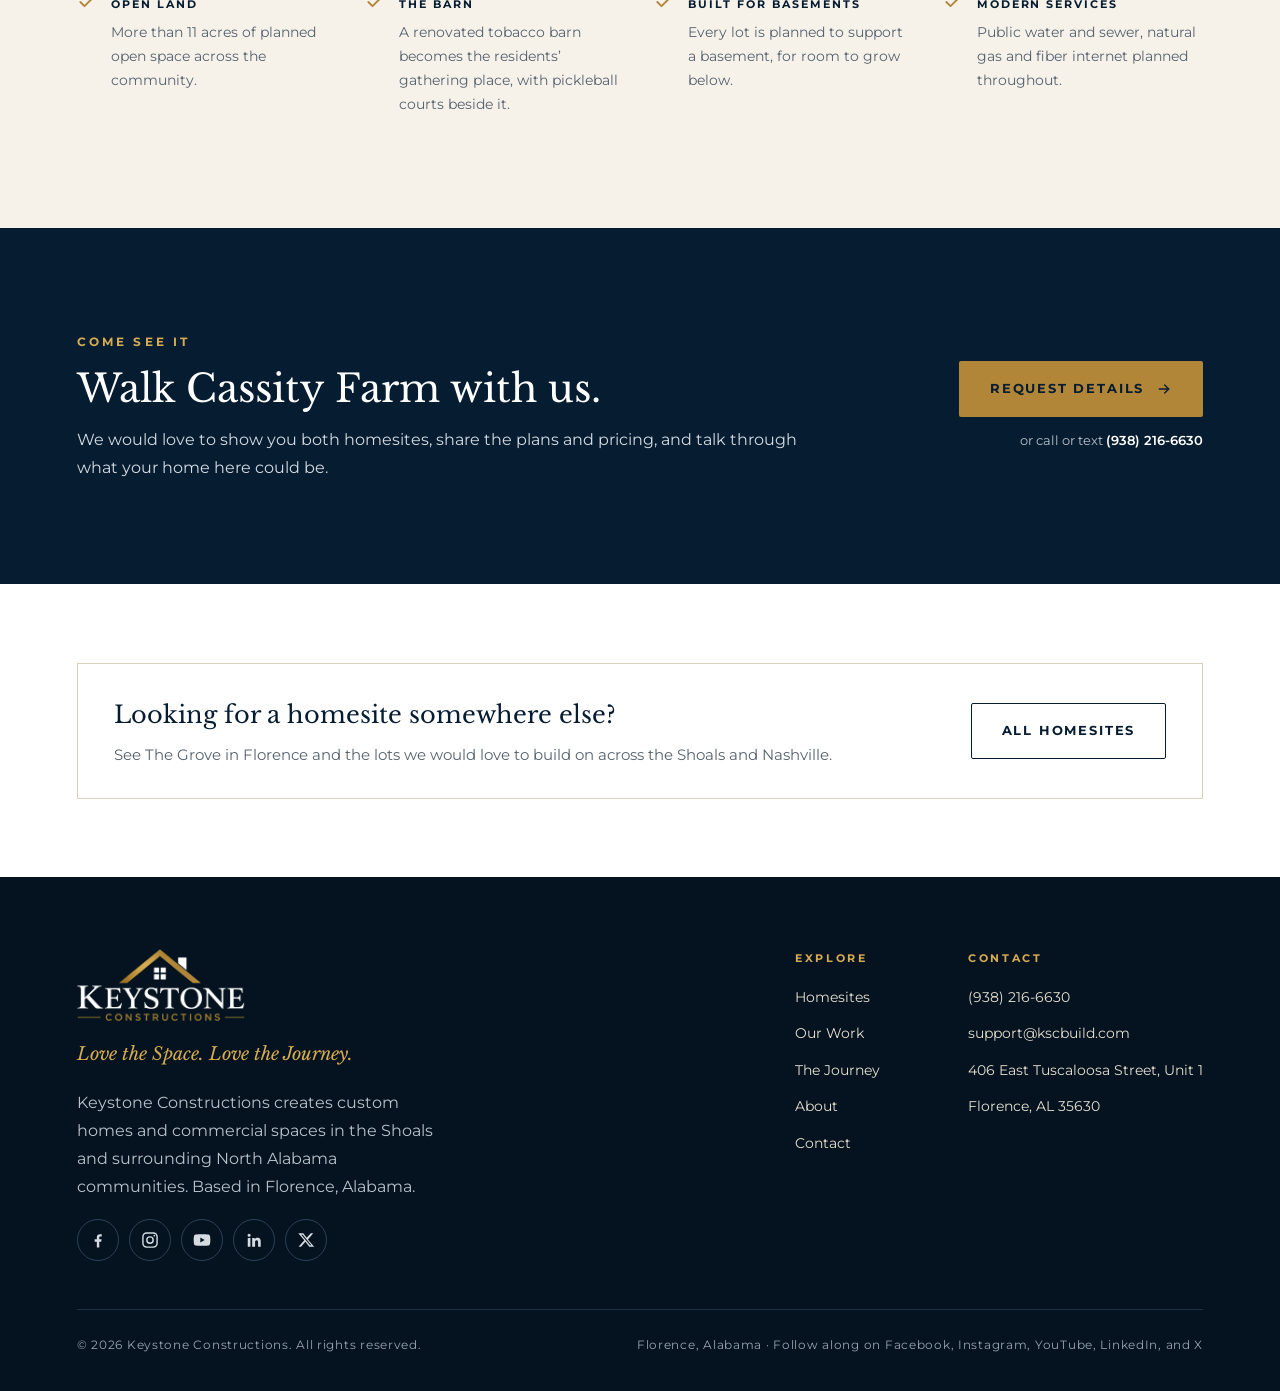
<file: cassity-farm/index.html>
<!doctype html>
<html lang="en">
<head>
<meta charset="utf-8">
<meta name="viewport" content="width=device-width, initial-scale=1, viewport-fit=cover">
<title>Cassity Farm, Lexington &amp; Nicholasville: Keystone Homesites | Keystone Constructions</title>
<meta name="description" content="Two Keystone homesites at Cassity Farm on Harrodsburg Road at the Lexington line, each with a four-bedroom, four-bath home designed for it: Lot 25 (3,500 sq ft) and Lot 36 (3,800 sq ft).">
<meta name="robots" content="index, follow, max-image-preview:large">
<link rel="canonical" href="https://kscbuild.com/cassity-farm/">
<meta name="theme-color" content="#061C31">
<meta name="author" content="Keystone Constructions">
<meta property="og:type" content="website"><meta property="og:site_name" content="Keystone Constructions"><meta property="og:locale" content="en_US">
<meta property="og:title" content="Cassity Farm, Lexington &amp; Nicholasville: Keystone Homesites | Keystone Constructions"><meta property="og:description" content="Two Keystone homesites at Cassity Farm on Harrodsburg Road at the Lexington line, each with a four-bedroom, four-bath home designed for it: Lot 25 (3,500 sq ft) and Lot 36 (3,800 sq ft)."><meta property="og:url" content="https://kscbuild.com/cassity-farm/">
<meta property="og:image" content="https://kscbuild.com/assets/img/og-cassity-farm.jpg"><meta property="og:image:width" content="1200"><meta property="og:image:height" content="630"><meta property="og:image:alt" content="Cassity Farm, Lexington &amp; Nicholasville: Keystone Homesites | Keystone Constructions">
<meta name="twitter:card" content="summary_large_image"><meta name="twitter:title" content="Cassity Farm, Lexington &amp; Nicholasville: Keystone Homesites | Keystone Constructions"><meta name="twitter:description" content="Two Keystone homesites at Cassity Farm on Harrodsburg Road at the Lexington line, each with a four-bedroom, four-bath home designed for it: Lot 25 (3,500 sq ft) and Lot 36 (3,800 sq ft)."><meta name="twitter:image" content="https://kscbuild.com/assets/img/og-cassity-farm.jpg"><meta name="twitter:site" content="@kscbuild">
<link rel="icon" href="../assets/icons/favicon.ico" sizes="any"><link rel="icon" type="image/png" sizes="32x32" href="../assets/icons/icon-32.png"><link rel="icon" type="image/png" sizes="192x192" href="../assets/icons/icon-192.png"><link rel="apple-touch-icon" href="../assets/icons/icon-180.png">
<link rel="manifest" href="../site.webmanifest">
<link rel="preconnect" href="https://fonts.googleapis.com"><link rel="preconnect" href="https://fonts.gstatic.com" crossorigin>
<link rel="preload" as="image" href="../assets/img/logo-360.png">
<link rel="stylesheet" href="../assets/css/styles.css">
<link rel="stylesheet" href="../assets/css/homesites.css">
<link rel="stylesheet" href="https://fonts.googleapis.com/css2?family=Libre+Baskerville:ital,wght@0,400;0,700;1,400&family=Montserrat:wght@400;500;600;700&display=swap">
<script type="application/ld+json">[{"@context":"https://schema.org","@type":["HomeAndConstructionBusiness","GeneralContractor"],"@id":"https://kscbuild.com/#business","name":"Keystone Constructions","alternateName":"KSC","url":"https://kscbuild.com/","logo":"https://kscbuild.com/assets/img/logo-720.png","image":"https://kscbuild.com/assets/img/og-keystone.jpg","slogan":"Love the Space. Love the Journey.","description":"Design-led custom homes and commercial spaces in the Shoals and North Alabama. Beautifully designed, uniquely yours, and a joy to create.","telephone":"+19382166630","email":"support@kscbuild.com","address":{"@type":"PostalAddress","streetAddress":"406 East Tuscaloosa Street, Unit 1","addressLocality":"Florence","addressRegion":"AL","postalCode":"35630","addressCountry":"US"},"areaServed":[{"@type":"City","name":"Florence, Alabama"},{"@type":"City","name":"Muscle Shoals, Alabama"},{"@type":"City","name":"Sheffield, Alabama"},{"@type":"City","name":"Tuscumbia, Alabama"},{"@type":"AdministrativeArea","name":"The Shoals, Alabama"},{"@type":"AdministrativeArea","name":"North Alabama"}],"founder":{"@type":"Person","name":"Zaman Shah","jobTitle":"Founder","image":"https://kscbuild.com/assets/img/zaman-shah-780.jpg"},"knowsAbout":["Custom home building","Residential construction","Homesite selection","Residential development","Commercial construction","Medical office buildings","Design-build"],"makesOffer":[{"@type":"Offer","itemOffered":{"@type":"Service","name":"Custom homes","areaServed":"North Alabama"}},{"@type":"Offer","itemOffered":{"@type":"Service","name":"Homesite search and lot matching","areaServed":"North Alabama"}},{"@type":"Offer","itemOffered":{"@type":"Service","name":"Residential communities","areaServed":"North Alabama"}},{"@type":"Offer","itemOffered":{"@type":"Service","name":"Commercial spaces","areaServed":"North Alabama"}}],"sameAs":["https://www.facebook.com/share/1MYCGWRBaP/?mibextid=wwXIfr","https://www.instagram.com/kscbuild","https://www.youtube.com/@KSCbuild","https://www.linkedin.com/company/keystone-constructions-alabama/","https://x.com/kscbuild"],"priceRange":"$$$"},{"@context":"https://schema.org","@type":"WebSite","@id":"https://kscbuild.com/#website","url":"https://kscbuild.com/","name":"Keystone Constructions","publisher":{"@id":"https://kscbuild.com/#business"},"inLanguage":"en-US"},{"@context":"https://schema.org","@type":"WebPage","@id":"https://kscbuild.com/cassity-farm/#webpage","url":"https://kscbuild.com/cassity-farm/","name":"Cassity Farm, Lexington &amp; Nicholasville: Keystone Homesites | Keystone Constructions","description":"Two Keystone homesites at Cassity Farm on Harrodsburg Road at the Lexington line, each with a four-bedroom, four-bath home designed for it: Lot 25 (3,500 sq ft) and Lot 36 (3,800 sq ft).","isPartOf":{"@id":"https://kscbuild.com/#website"},"about":{"@id":"https://kscbuild.com/#business"},"primaryImageOfPage":"https://kscbuild.com/assets/img/og-cassity-farm.jpg","inLanguage":"en-US"},{"@context":"https://schema.org","@type":"BreadcrumbList","itemListElement":[{"@type":"ListItem","position":1,"name":"Home","item":"https://kscbuild.com/"},{"@type":"ListItem","position":2,"name":"Homesites","item":"https://kscbuild.com/homesites/"},{"@type":"ListItem","position":3,"name":"Cassity Farm","item":"https://kscbuild.com/cassity-farm/"}]}]</script>
</head>
<body class="has-mbar">
<a class="skip" href="#main">Skip to content</a>
<div class="topbar"><div class="wrap"><div class="l"><span>Florence, Alabama</span><span class="tag">Love the Space. Love the Journey.</span></div><div class="r"><a class="mail" href="mailto:support@kscbuild.com">support@kscbuild.com</a><a class="tel" href="tel:+19382166630">(938) 216-6630</a></div></div></div>
<header class="site-header"><div class="wrap">
<a class="brand" href="../" aria-label="Keystone Constructions home"><img src="../assets/img/logo-360.png" srcset="../assets/img/logo-360.png 1x, ../assets/img/logo-720.png 2x" width="1162" height="496" alt="Keystone Constructions"></a>
<button class="menu-btn" type="button" aria-expanded="false" aria-controls="site-nav" aria-label="Open menu"><svg viewBox="0 0 24 24" fill="none" stroke="currentColor" stroke-width="2" stroke-linecap="round" aria-hidden="true"><path d="M4 7h16M4 12h16M4 17h16"/></svg></button>
<nav class="nav" id="site-nav" aria-label="Primary"><ul><li><a class="navlink" href="../homesites/" aria-current="page">Homesites</a></li><li><a class="navlink" href="../our-work/">Our Work</a></li><li><a class="navlink" href="../the-journey/">The Journey</a></li><li><a class="navlink" href="../about/">About</a></li><li><a class="navlink" href="../contact/">Contact</a></li></ul><a class="btn btn-navy btn-sm" href="../contact/#inquiry">Start your journey<svg viewBox="0 0 24 24" fill="none" stroke="currentColor" stroke-width="2" stroke-linecap="round" stroke-linejoin="round" aria-hidden="true"><path d="M5 12h14"/><path d="M13 6l6 6-6 6"/></svg></a></nav>
</div></header>
<main id="main">
<section class="hero" style="--hero-h:640px"><div class="media" aria-hidden="true"><picture><source type="image/webp" srcset="../assets/img/cassity-lot25-home-480.webp 480w, ../assets/img/cassity-lot25-home-800.webp 800w, ../assets/img/cassity-lot25-home-1200.webp 1200w, ../assets/img/cassity-lot25-home-1536.webp 1536w" sizes="100vw"><img src="../assets/img/cassity-lot25-home-1536.jpg" srcset="../assets/img/cassity-lot25-home-480.jpg 480w, ../assets/img/cassity-lot25-home-800.jpg 800w, ../assets/img/cassity-lot25-home-1200.jpg 1200w, ../assets/img/cassity-lot25-home-1536.jpg 1536w" sizes="100vw" width="1536" height="1024" alt="" fetchpriority="high"></picture></div><div class="wrap"><div class="inner">
<p class="eyebrow on-dark reveal d1">Cassity Farm · Lexington &amp; Nicholasville, Kentucky</p>
<h1 class="h-xl reveal d2">Two Keystone residences at Cassity Farm.</h1>
<p class="lede reveal d3">Jessamine County&#8217;s newest luxury community, on Harrodsburg Road at the Lexington line. Keystone holds two homesites here, each with an exquisite four-bedroom home designed and ready to be built for you.</p>
<div class="ctas reveal d4"><a class="btn btn-gold" href="#homes">See the homes<svg viewBox="0 0 24 24" fill="none" stroke="currentColor" stroke-width="2" stroke-linecap="round" stroke-linejoin="round" aria-hidden="true"><path d="M5 12h14"/><path d="M13 6l6 6-6 6"/></svg></a><a class="btn btn-ghost" href="../contact/?homesite=keystone&amp;lot=cassity-farm#inquiry">Request details</a></div>
</div></div><div class="badge"><span class="k">2 Keystone homesites</span><span class="v">Homesites expected ready in 2027</span></div></section><section class="section" id="homes"><div class="wrap stack">
<div class="head-row"><div class="head"><p class="eyebrow">The homes</p><h2 class="h2">Four bedrooms, four baths, and a farm at the edge of the city.</h2><p class="body">Each residence is designed for its homesite and for Cassity Farm&#8217;s standards. Reserve early and make the finishes yours with our design team.</p></div>
<div class="count"><span class="n">2</span><span class="k">Homesites</span></div></div>
<div class="lots"><article class="lot" id="lot-25">
<a class="ph" href="../contact/?homesite=keystone&amp;lot=cassity-farm-lot-25#inquiry" aria-label="Cassity Farm, Lot 25"><picture><source type="image/webp" srcset="../assets/img/cassity-lot25-home-480.webp 480w, ../assets/img/cassity-lot25-home-800.webp 800w, ../assets/img/cassity-lot25-home-1200.webp 1200w, ../assets/img/cassity-lot25-home-1536.webp 1536w" sizes="(max-width: 900px) 100vw, 46vw"><img src="../assets/img/cassity-lot25-home-1536.jpg" srcset="../assets/img/cassity-lot25-home-480.jpg 480w, ../assets/img/cassity-lot25-home-800.jpg 800w, ../assets/img/cassity-lot25-home-1200.jpg 1200w, ../assets/img/cassity-lot25-home-1536.jpg 1536w" sizes="(max-width: 900px) 100vw, 46vw" width="1536" height="1024" alt="Proposed home for Cassity Farm Lot 25: a cream brick home with steep gables, arched black windows, black shutters and an arched lantern-lit entry above a circular drive" loading="lazy" decoding="async"></picture><div class="tags"><span class="tagx green">Now reserving</span><span class="tagx gold">Keystone homesite</span></div><span class="corner tagx navy">Proposed design</span></a>
<div class="bd"><div class="tt"><h3><a href="../contact/?homesite=keystone&amp;lot=cassity-farm-lot-25#inquiry">Cassity Farm, Lot 25</a></h3><span class="loc">Nicholasville, KY</span></div>
<p class="ds">A home of quiet grandeur: cream brick beneath steep gables, arched black windows framed in shutters, and an arched entry glowing with lanterns. About 3,500 square feet, four bedrooms and four baths, on high, nearly level ground that backs to the community green and the restored tobacco barn.</p>
<div class="facts"><div class="fact"><span class="k">Home</span><span class="v">3,500 sq ft</span></div><div class="fact"><span class="k">Bedrooms</span><span class="v">4 bed · 4 bath</span></div><div class="fact"><span class="k">Frontage</span><span class="v">80 ft</span></div><div class="fact"><span class="k">Homesite</span><span class="v">0.34 acres</span></div></div>
<div class="pr"><div class="price"><span class="k">Home + homesite</span><span class="v ask">Pricing on request</span></div><a class="btn btn-navy" href="../contact/?homesite=keystone&amp;lot=cassity-farm-lot-25#inquiry">Request details<svg viewBox="0 0 24 24" fill="none" stroke="currentColor" stroke-width="2" stroke-linecap="round" stroke-linejoin="round" aria-hidden="true"><path d="M5 12h14"/><path d="M13 6l6 6-6 6"/></svg></a></div>
</div></article><article class="lot" id="lot-36">
<a class="ph" href="../contact/?homesite=keystone&amp;lot=cassity-farm-lot-36#inquiry" aria-label="Cassity Farm, Lot 36"><picture><source type="image/webp" srcset="../assets/img/cassity-lot36-home-480.webp 480w, ../assets/img/cassity-lot36-home-800.webp 800w, ../assets/img/cassity-lot36-home-1200.webp 1200w, ../assets/img/cassity-lot36-home-1536.webp 1536w" sizes="(max-width: 900px) 100vw, 46vw"><img src="../assets/img/cassity-lot36-home-1536.jpg" srcset="../assets/img/cassity-lot36-home-480.jpg 480w, ../assets/img/cassity-lot36-home-800.jpg 800w, ../assets/img/cassity-lot36-home-1200.jpg 1200w, ../assets/img/cassity-lot36-home-1536.jpg 1536w" sizes="(max-width: 900px) 100vw, 46vw" width="1536" height="1024" alt="Proposed home for Cassity Farm Lot 36: a whitewashed brick home with a two-story wall of black-framed windows, standing-seam metal accents and cedar porch posts" loading="lazy" decoding="async"></picture><div class="tags"><span class="tagx green">Now reserving</span><span class="tagx gold">Keystone homesite</span></div><span class="corner tagx navy">Proposed design</span></a>
<div class="bd"><div class="tt"><h3><a href="../contact/?homesite=keystone&amp;lot=cassity-farm-lot-36#inquiry">Cassity Farm, Lot 36</a></h3><span class="loc">Nicholasville, KY</span></div>
<p class="ds">Light is the signature here: a two-story wall of glass beside the entry, whitewashed brick, and warm accents of cedar and standing-seam metal. About 3,800 square feet, four bedrooms and four baths, on a homesite whose gentle fall makes room for a look-out lower level.</p>
<div class="facts"><div class="fact"><span class="k">Home</span><span class="v">3,800 sq ft</span></div><div class="fact"><span class="k">Bedrooms</span><span class="v">4 bed · 4 bath</span></div><div class="fact"><span class="k">Frontage</span><span class="v">84 ft</span></div><div class="fact"><span class="k">Homesite</span><span class="v">0.37 acres</span></div></div>
<div class="pr"><div class="price"><span class="k">Home + homesite</span><span class="v ask">Pricing on request</span></div><a class="btn btn-navy" href="../contact/?homesite=keystone&amp;lot=cassity-farm-lot-36#inquiry">Request details<svg viewBox="0 0 24 24" fill="none" stroke="currentColor" stroke-width="2" stroke-linecap="round" stroke-linejoin="round" aria-hidden="true"><path d="M5 12h14"/><path d="M13 6l6 6-6 6"/></svg></a></div>
</div></article></div>
<div class="std"><div class="l"><svg viewBox="0 0 24 24" fill="none" stroke-width="2.2" stroke-linecap="round" stroke-linejoin="round" aria-hidden="true"><path d="M20 6L9 17l-5-5"/></svg><p>Both proposed homes follow Cassity Farm&#8217;s architectural standards: two-story homes of 2,900 square feet or more, masonry exteriors and garages that face the side, never the street. Homesites are expected to be ready in 2027. Homes shown are artist renderings.</p></div></div>
</div></section><section class="section linen"><div class="wrap stack"><div class="head"><p class="eyebrow">The setting</p><h2 class="h2">Where the Bluegrass meets everything Lexington offers.</h2><p class="body">Cassity Farm sits on Harrodsburg Road, right at the border of Lexington and Nicholasville, beside the historic Keene community. Shopping, dining, Keeneland and the airport are minutes away, and the countryside is just outside your door.</p></div>
<div class="locpanel"><div class="pic"><picture><source type="image/webp" srcset="../assets/img/bluegrass-pasture-480.webp 480w, ../assets/img/bluegrass-pasture-800.webp 800w, ../assets/img/bluegrass-pasture-1200.webp 1200w, ../assets/img/bluegrass-pasture-1344.webp 1344w" sizes="(max-width: 900px) 100vw, 55vw"><img src="../assets/img/bluegrass-pasture-1344.jpg" srcset="../assets/img/bluegrass-pasture-480.jpg 480w, ../assets/img/bluegrass-pasture-800.jpg 800w, ../assets/img/bluegrass-pasture-1200.jpg 1200w, ../assets/img/bluegrass-pasture-1344.jpg 1344w" sizes="(max-width: 900px) 100vw, 55vw" width="1344" height="752" alt="Bluegrass pasture with a black plank horse fence and a restored tobacco barn at golden hour" loading="lazy" decoding="async"></picture>
<div class="cap"><span class="k">The neighbor next door</span><span class="v">Historic Keene and Keene Trace Golf Club, a private club with two 18-hole courses that has hosted the PGA Tour.</span></div></div>
<div class="txt"><p class="eyebrow on-dark">Where Lexington meets Nicholasville</p><p class="h">Country quiet on Harrodsburg Road, with all of Lexington minutes away.</p>
<div class="drive"><div><span>The Fountains shopping &amp; dining</span><span>About 2 min</span></div><div><span>The Summit at Fritz Farm</span><span>About 10 min</span></div><div><span>Keeneland</span><span>About 10 min</span></div><div><span>Blue Grass Airport</span><span>About 10 min</span></div><div><span>University of Kentucky &amp; UK HealthCare</span><span>About 20 min</span></div><div><span>Baptist Health &amp; CHI Saint Joseph</span><span>About 20 min</span></div></div><p class="note">Typical drive times by car.</p></div></div>
<div class="checks "><div class="chk"><svg viewBox="0 0 24 24" fill="none" stroke-width="2.2" stroke-linecap="round" stroke-linejoin="round" aria-hidden="true"><path d="M20 6L9 17l-5-5"/></svg><div><span class="k">Open land</span><p>More than 11 acres of planned open space across the community.</p></div></div><div class="chk"><svg viewBox="0 0 24 24" fill="none" stroke-width="2.2" stroke-linecap="round" stroke-linejoin="round" aria-hidden="true"><path d="M20 6L9 17l-5-5"/></svg><div><span class="k">The barn</span><p>A renovated tobacco barn becomes the residents&#8217; gathering place, with pickleball courts beside it.</p></div></div><div class="chk"><svg viewBox="0 0 24 24" fill="none" stroke-width="2.2" stroke-linecap="round" stroke-linejoin="round" aria-hidden="true"><path d="M20 6L9 17l-5-5"/></svg><div><span class="k">Built for basements</span><p>Every lot is planned to support a basement, for room to grow below.</p></div></div><div class="chk"><svg viewBox="0 0 24 24" fill="none" stroke-width="2.2" stroke-linecap="round" stroke-linejoin="round" aria-hidden="true"><path d="M20 6L9 17l-5-5"/></svg><div><span class="k">Modern services</span><p>Public water and sewer, natural gas and fiber internet planned throughout.</p></div></div></div></div></section><section class="cta-band"><div class="wrap"><div class="copy"><p class="eyebrow on-dark">Come see it</p><h2 class="h2">Walk Cassity Farm with us.</h2><p class="body on-dark">We would love to show you both homesites, share the plans and pricing, and talk through what your home here could be.</p></div><div class="act"><a class="btn btn-gold" href="../contact/?homesite=keystone&amp;lot=cassity-farm#inquiry">Request details<svg viewBox="0 0 24 24" fill="none" stroke="currentColor" stroke-width="2" stroke-linecap="round" stroke-linejoin="round" aria-hidden="true"><path d="M5 12h14"/><path d="M13 6l6 6-6 6"/></svg></a><span class="or">or call or text <a href="tel:+19382166630">(938) 216-6630</a></span></div></div></section><section class="section tight"><div class="wrap"><div class="hs-callout"><div class="t"><p class="h">Looking for a homesite somewhere else?</p><p class="body sm">See The Grove in Florence and the lots we would love to build on across the Shoals and Nashville.</p></div><a class="btn btn-outline" href="../homesites/">All homesites</a></div></div></section>
</main>
<footer class="site-footer"><div class="wrap">
<div class="top">
<div class="brandcol"><img src="../assets/img/logo-reversed-360.png" srcset="../assets/img/logo-reversed-360.png 1x, ../assets/img/logo-reversed-720.png 2x" width="1162" height="496" alt="Keystone Constructions" loading="lazy"><p class="tagline">Love the Space. Love the Journey.</p><p>Keystone Constructions creates custom homes and commercial spaces in the Shoals and surrounding North Alabama communities. Based in Florence, Alabama.</p><div class="social"><a href="https://www.facebook.com/share/1MYCGWRBaP/?mibextid=wwXIfr" aria-label="Keystone Constructions on Facebook" rel="noopener" target="_blank"><svg viewBox="0 0 24 24" fill=currentColor aria-hidden="true"><path d="M13.5 21v-7h2.4l.4-3h-2.8V9.2c0-.9.3-1.5 1.5-1.5h1.5V5.1c-.3 0-1.2-.1-2.2-.1-2.2 0-3.7 1.3-3.7 3.8V11H8v3h2.6v7z"/></svg></a><a href="https://www.instagram.com/kscbuild" aria-label="Keystone Constructions on Instagram" rel="noopener" target="_blank"><svg viewBox="0 0 24 24" fill=none stroke=currentColor stroke-width=1.7 stroke-linecap=round stroke-linejoin=round aria-hidden="true"><rect x="3.5" y="3.5" width="17" height="17" rx="4.5"/><circle cx="12" cy="12" r="3.8"/><circle cx="17.2" cy="6.8" r="1" fill="currentColor" stroke="none"/></svg></a><a href="https://www.youtube.com/@KSCbuild" aria-label="Keystone Constructions on YouTube" rel="noopener" target="_blank"><svg viewBox="0 0 24 24" fill=currentColor aria-hidden="true"><path d="M21.6 7.2a2.5 2.5 0 0 0-1.8-1.8C18.2 5 12 5 12 5s-6.2 0-7.8.4A2.5 2.5 0 0 0 2.4 7.2 26 26 0 0 0 2 12a26 26 0 0 0 .4 4.8 2.5 2.5 0 0 0 1.8 1.8C5.8 19 12 19 12 19s6.2 0 7.8-.4a2.5 2.5 0 0 0 1.8-1.8A26 26 0 0 0 22 12a26 26 0 0 0-.4-4.8zM10 15V9l5.2 3z"/></svg></a><a href="https://www.linkedin.com/company/keystone-constructions-alabama/" aria-label="Keystone Constructions on LinkedIn" rel="noopener" target="_blank"><svg viewBox="0 0 24 24" fill=currentColor aria-hidden="true"><path d="M4.5 9.5h3.2V20H4.5zM6.1 4.5a1.85 1.85 0 1 1 0 3.7 1.85 1.85 0 0 1 0-3.7zM9.8 9.5h3v1.4c.5-.9 1.6-1.7 3.3-1.7 3.4 0 4 2.2 4 5.1V20h-3.2v-5c0-1.2 0-2.7-1.7-2.7s-1.9 1.3-1.9 2.6V20H9.8z"/></svg></a><a href="https://x.com/kscbuild" aria-label="Keystone Constructions on X" rel="noopener" target="_blank"><svg viewBox="0 0 24 24" fill=currentColor aria-hidden="true"><path d="M17.8 4h2.9l-6.4 7.3L21.8 20h-5.9l-4.6-5.9L6 20H3.1l6.8-7.8L2.7 4h6l4.1 5.4zm-1 14.3h1.6L8 5.6H6.3z"/></svg></a></div></div>
<div class="cols">
<div class="col"><span class="k">Explore</span><ul><li><a href="../homesites/">Homesites</a></li><li><a href="../our-work/">Our Work</a></li><li><a href="../the-journey/">The Journey</a></li><li><a href="../about/">About</a></li><li><a href="../contact/">Contact</a></li></ul></div>
<div class="col"><span class="k">Contact</span><ul><li><a href="tel:+19382166630">(938) 216-6630</a></li><li><a href="mailto:support@kscbuild.com">support@kscbuild.com</a></li><li><span>406 East Tuscaloosa Street, Unit 1</span></li><li><span>Florence, AL 35630</span></li></ul></div>
</div></div>
<div class="bottom"><span>© <span data-year>2026</span> Keystone Constructions. All rights reserved.</span><span>Florence, Alabama · Follow along on Facebook, Instagram, YouTube, LinkedIn, and X</span></div>
</div></footer>
<div class="mbar" role="navigation" aria-label="Quick actions"><a href="tel:+19382166630">Call</a><a href="sms:+19382166630">Text</a><a class="go" href="../contact/?homesite=keystone&amp;lot=cassity-farm#inquiry">Details</a></div>
<script src="../assets/js/main.js" defer></script>
</body>
</html>
</file>
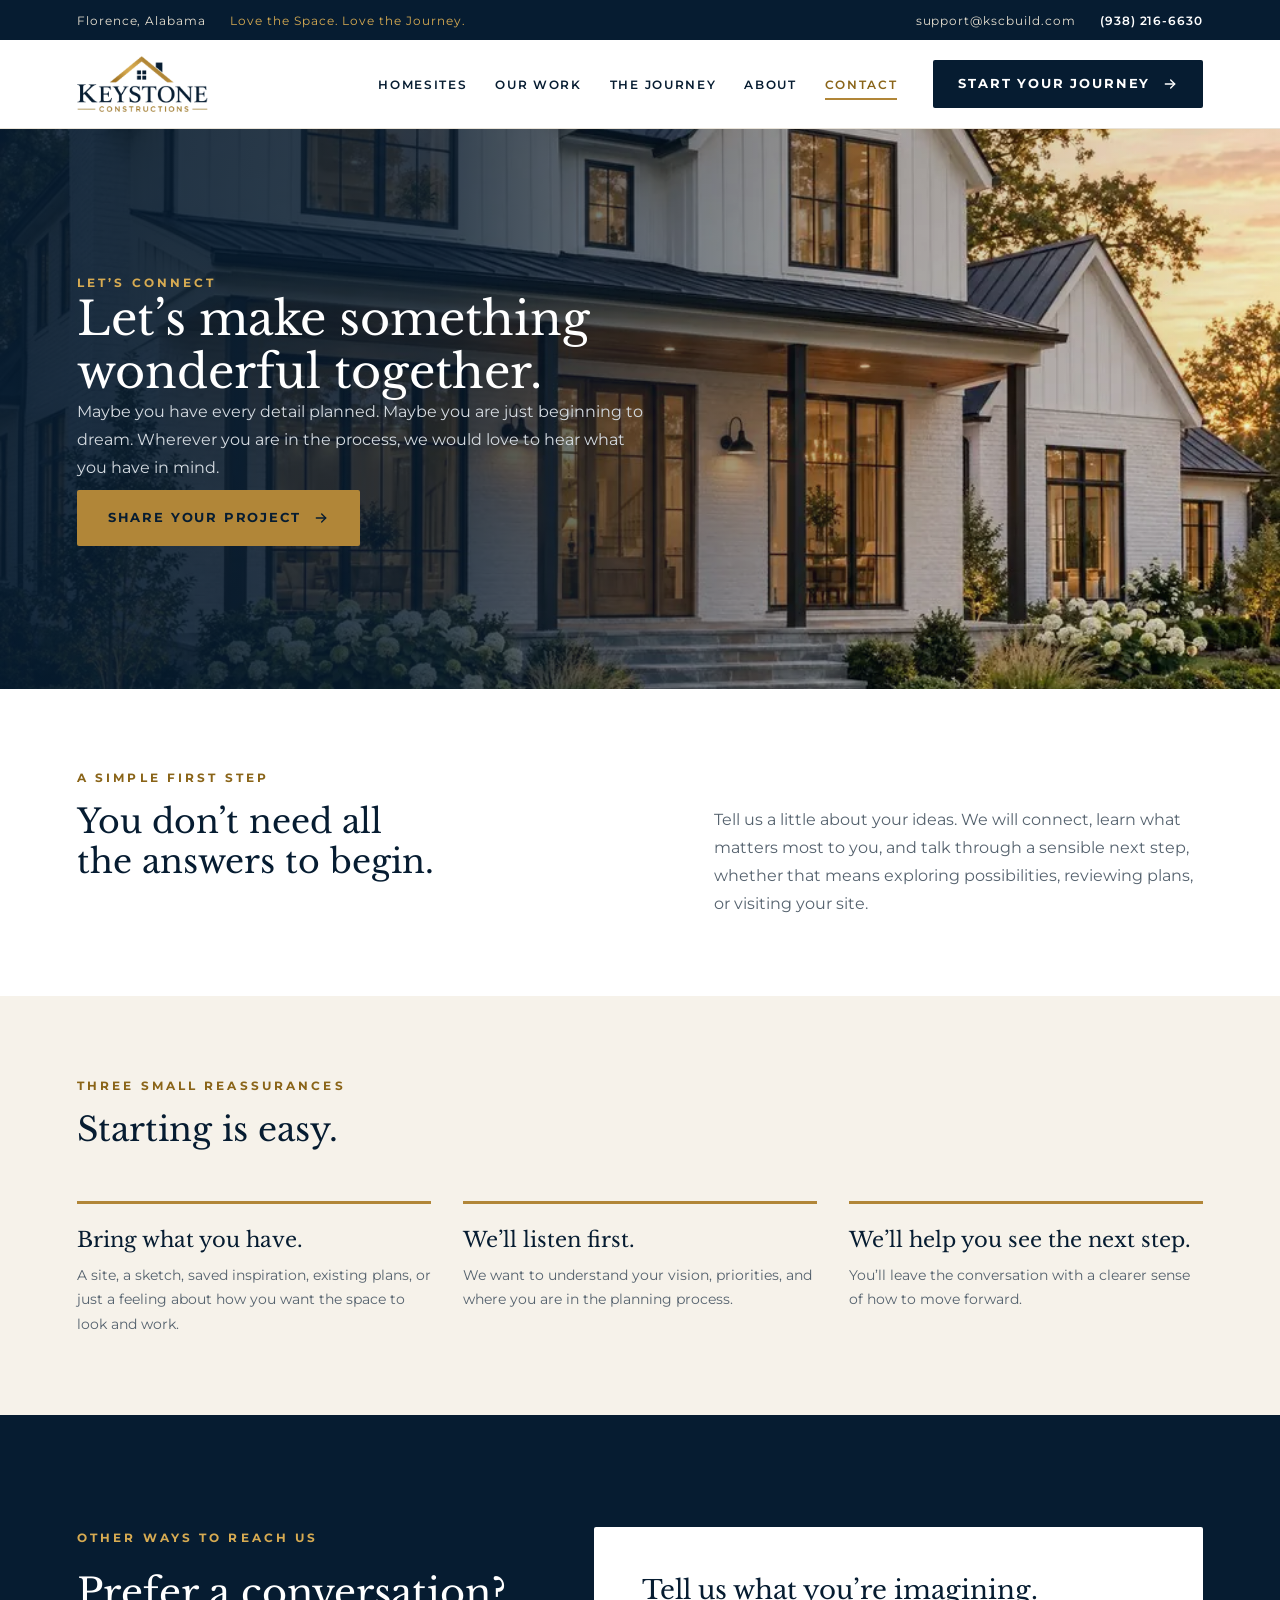
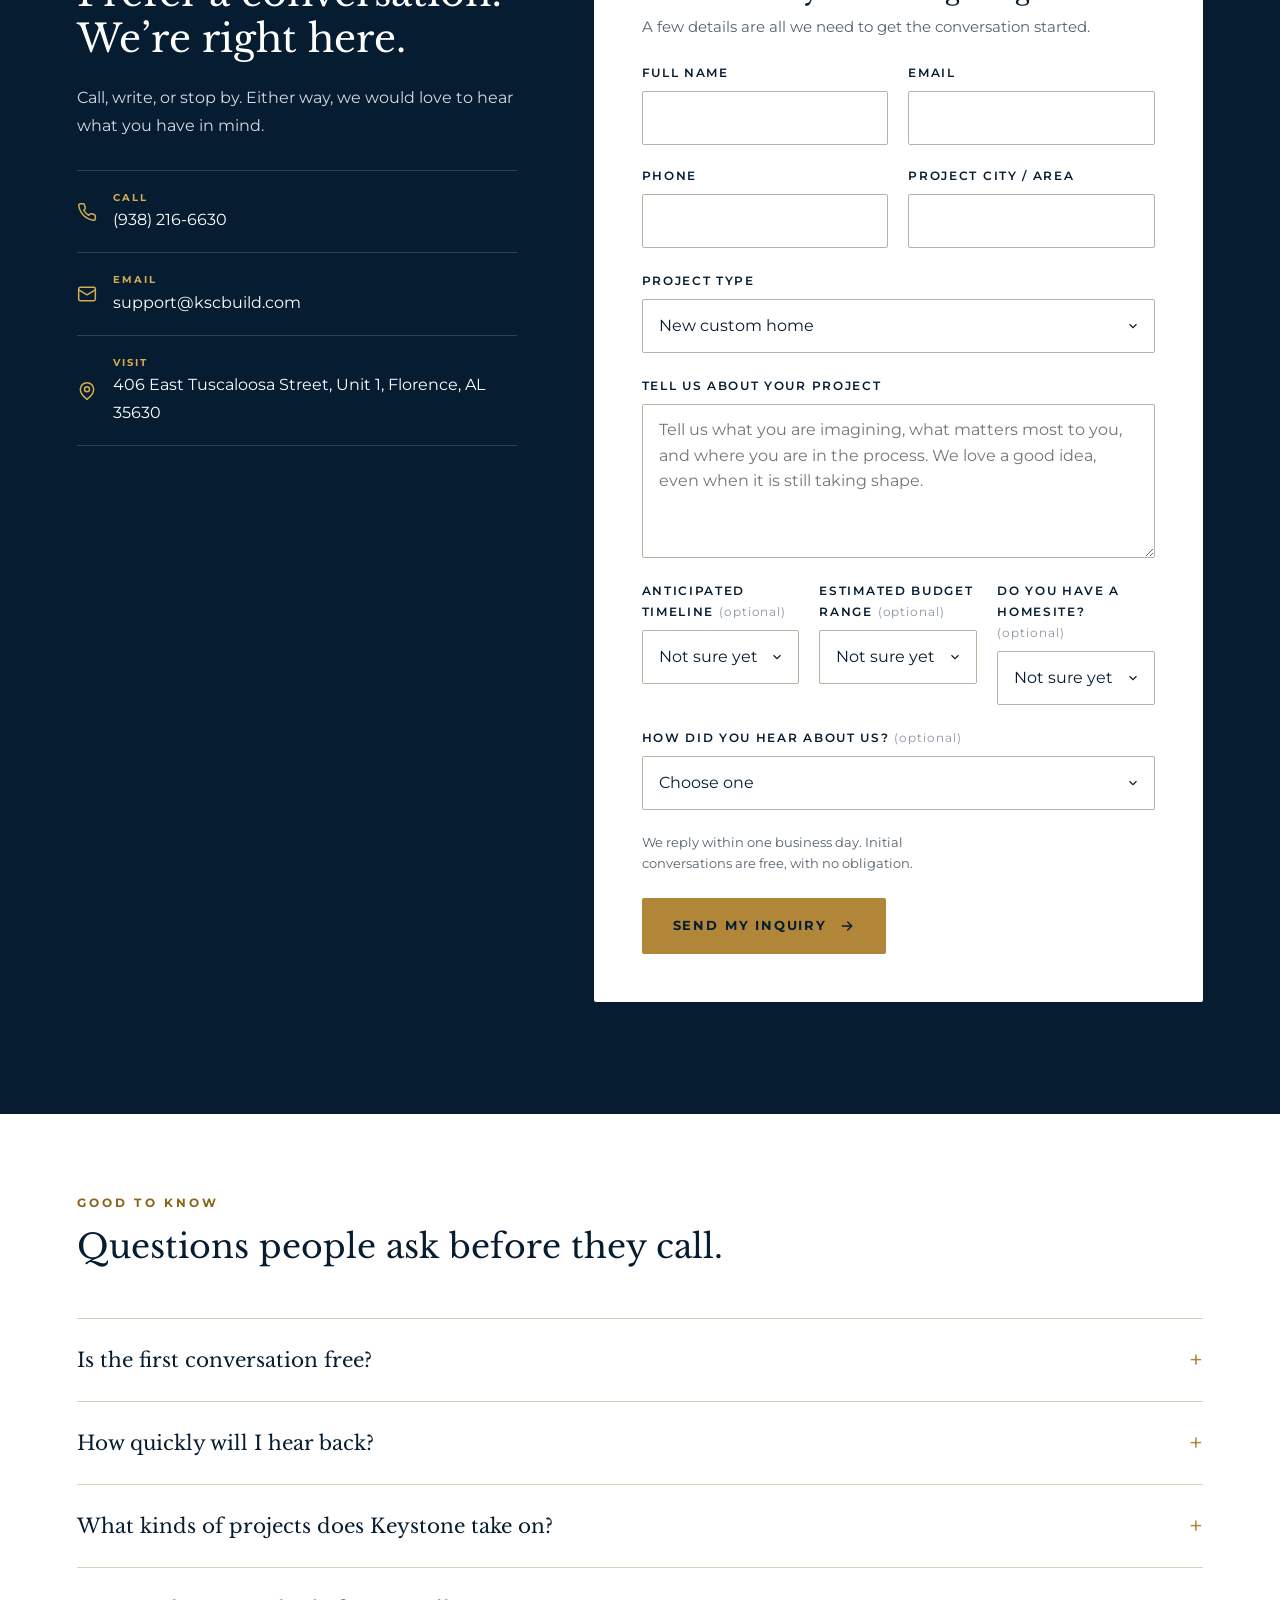
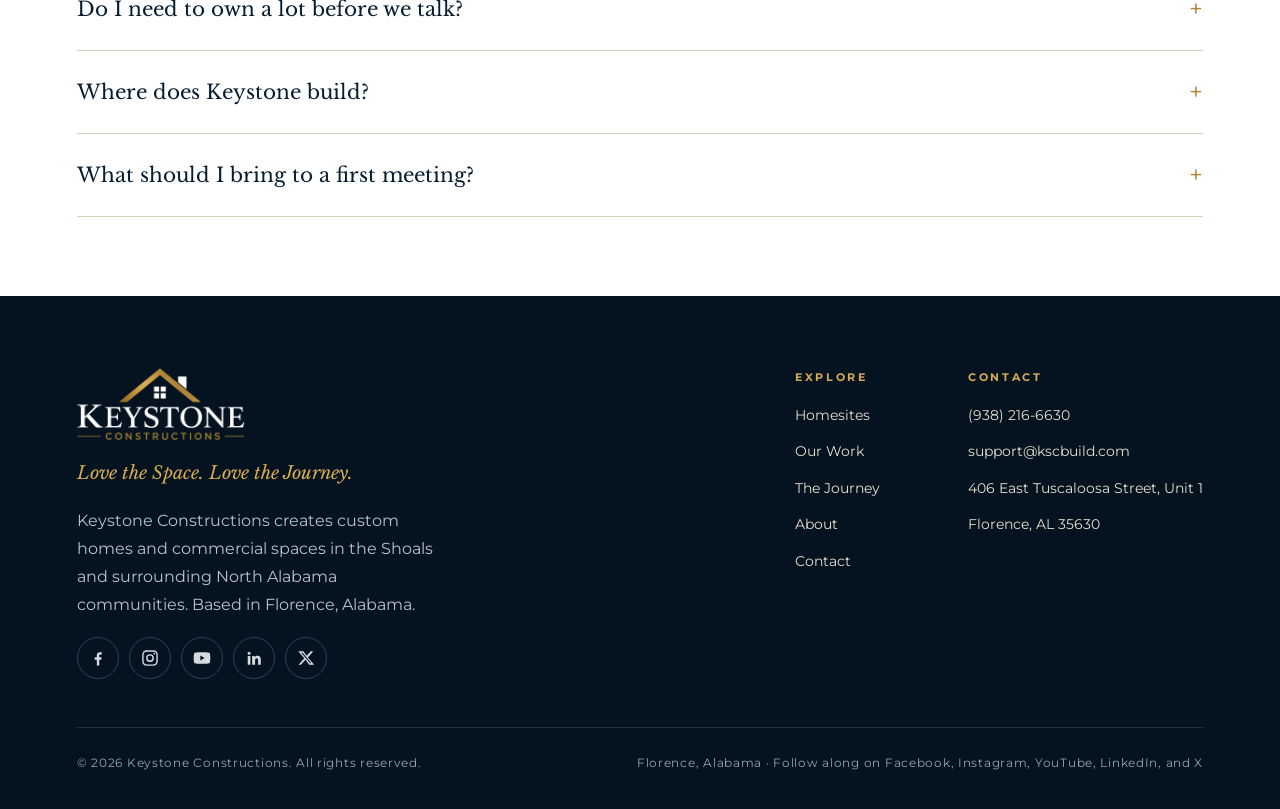
<file: contact/index.html>
<!doctype html>
<html lang="en">
<head>
<meta charset="utf-8">
<meta name="viewport" content="width=device-width, initial-scale=1">
<title>Contact Keystone Constructions | Start Your Project</title>
<meta name="description" content="Planning a custom home or commercial project in North Alabama? Share your ideas with Keystone and start the conversation.">
<meta name="robots" content="index, follow, max-image-preview:large">
<link rel="canonical" href="https://kscbuild.com/contact/">
<meta name="theme-color" content="#061C31">
<meta name="author" content="Keystone Constructions">
<meta name="geo.region" content="US-AL"><meta name="geo.placename" content="Florence, Alabama">
<meta property="og:type" content="website"><meta property="og:site_name" content="Keystone Constructions"><meta property="og:locale" content="en_US">
<meta property="og:title" content="Contact Keystone Constructions | Start Your Project"><meta property="og:description" content="Planning a custom home or commercial project in North Alabama? Share your ideas with Keystone and start the conversation."><meta property="og:url" content="https://kscbuild.com/contact/">
<meta property="og:image" content="https://kscbuild.com/assets/img/og-keystone.jpg"><meta property="og:image:width" content="1200"><meta property="og:image:height" content="630"><meta property="og:image:alt" content="Keystone Constructions: Love the Space. Love the Journey.">
<meta name="twitter:card" content="summary_large_image"><meta name="twitter:title" content="Contact Keystone Constructions | Start Your Project"><meta name="twitter:description" content="Planning a custom home or commercial project in North Alabama? Share your ideas with Keystone and start the conversation."><meta name="twitter:image" content="https://kscbuild.com/assets/img/og-keystone.jpg"><meta name="twitter:site" content="@kscbuild">
<link rel="icon" href="../assets/icons/favicon.ico" sizes="any"><link rel="icon" type="image/png" sizes="32x32" href="../assets/icons/icon-32.png"><link rel="icon" type="image/png" sizes="192x192" href="../assets/icons/icon-192.png"><link rel="apple-touch-icon" href="../assets/icons/icon-180.png">
<link rel="manifest" href="../site.webmanifest">
<link rel="preconnect" href="https://fonts.googleapis.com"><link rel="preconnect" href="https://fonts.gstatic.com" crossorigin>
<link rel="preload" as="image" href="../assets/img/logo-360.png">
<link rel="stylesheet" href="../assets/css/styles.css">
<link rel="stylesheet" href="https://fonts.googleapis.com/css2?family=Libre+Baskerville:ital,wght@0,400;0,700;1,400&family=Montserrat:wght@400;500;600;700&display=swap">
<script type="application/ld+json">[{"@context":"https://schema.org","@type":["HomeAndConstructionBusiness","GeneralContractor"],"@id":"https://kscbuild.com/#business","name":"Keystone Constructions","alternateName":"KSC","url":"https://kscbuild.com/","logo":"https://kscbuild.com/assets/img/logo-720.png","image":"https://kscbuild.com/assets/img/og-keystone.jpg","slogan":"Love the Space. Love the Journey.","description":"Design-led custom homes and commercial spaces in the Shoals and North Alabama. Beautifully designed, uniquely yours, and a joy to create.","telephone":"+19382166630","email":"support@kscbuild.com","address":{"@type":"PostalAddress","streetAddress":"406 East Tuscaloosa Street, Unit 1","addressLocality":"Florence","addressRegion":"AL","postalCode":"35630","addressCountry":"US"},"areaServed":[{"@type":"City","name":"Florence, Alabama"},{"@type":"City","name":"Muscle Shoals, Alabama"},{"@type":"City","name":"Sheffield, Alabama"},{"@type":"City","name":"Tuscumbia, Alabama"},{"@type":"AdministrativeArea","name":"The Shoals, Alabama"},{"@type":"AdministrativeArea","name":"North Alabama"}],"founder":{"@type":"Person","name":"Zaman Shah","jobTitle":"Founder","image":"https://kscbuild.com/assets/img/zaman-shah-780.jpg"},"knowsAbout":["Custom home building","Residential construction","Homesite selection","Residential development","Commercial construction","Medical office buildings","Design-build"],"makesOffer":[{"@type":"Offer","itemOffered":{"@type":"Service","name":"Custom homes","areaServed":"North Alabama"}},{"@type":"Offer","itemOffered":{"@type":"Service","name":"Homesite search and lot matching","areaServed":"North Alabama"}},{"@type":"Offer","itemOffered":{"@type":"Service","name":"Residential communities","areaServed":"North Alabama"}},{"@type":"Offer","itemOffered":{"@type":"Service","name":"Commercial spaces","areaServed":"North Alabama"}}],"sameAs":["https://www.facebook.com/share/1MYCGWRBaP/?mibextid=wwXIfr","https://www.instagram.com/kscbuild","https://www.youtube.com/@KSCbuild","https://www.linkedin.com/company/keystone-constructions-alabama/","https://x.com/kscbuild"],"priceRange":"$$$"},{"@context":"https://schema.org","@type":"WebSite","@id":"https://kscbuild.com/#website","url":"https://kscbuild.com/","name":"Keystone Constructions","publisher":{"@id":"https://kscbuild.com/#business"},"inLanguage":"en-US"},{"@context":"https://schema.org","@type":"WebPage","@id":"https://kscbuild.com/contact/#webpage","url":"https://kscbuild.com/contact/","name":"Contact Keystone Constructions | Start Your Project","description":"Planning a custom home or commercial project in North Alabama? Share your ideas with Keystone and start the conversation.","isPartOf":{"@id":"https://kscbuild.com/#website"},"about":{"@id":"https://kscbuild.com/#business"},"inLanguage":"en-US"},{"@context":"https://schema.org","@type":"BreadcrumbList","itemListElement":[{"@type":"ListItem","position":1,"name":"Home","item":"https://kscbuild.com/"},{"@type":"ListItem","position":2,"name":"Contact Keystone Constructions","item":"https://kscbuild.com/contact/"}]},{"@context":"https://schema.org","@type":"FAQPage","mainEntity":[{"@type":"Question","name":"Is the first conversation free?","acceptedAnswer":{"@type":"Answer","text":"Yes. Initial conversations are free, with no obligation. We will listen, learn what matters most to you, and suggest a sensible next step."}},{"@type":"Question","name":"How quickly will I hear back?","acceptedAnswer":{"@type":"Answer","text":"We reply to every inquiry within one business day, by phone or email, whichever you prefer."}},{"@type":"Question","name":"What kinds of projects does Keystone take on?","acceptedAnswer":{"@type":"Answer","text":"New custom homes, residential developments, and commercial spaces, including medical office buildings such as Shoals Medical Park in Sheffield."}},{"@type":"Question","name":"Do I need to own a lot before we talk?","acceptedAnswer":{"@type":"Answer","text":"Not at all. Many of our clients start without one. We can help you find the right homesite, or offer one of ours in select neighborhoods such as The Grove in Florence."}},{"@type":"Question","name":"Where does Keystone build?","acceptedAnswer":{"@type":"Answer","text":"We are based in Florence, Alabama and work across the Shoals, including Muscle Shoals, Sheffield, and Tuscumbia, and in surrounding North Alabama communities."}},{"@type":"Question","name":"What should I bring to a first meeting?","acceptedAnswer":{"@type":"Answer","text":"Whatever you have: a site or lot, a sketch, saved inspiration, existing plans, or simply a feeling about how you want the space to look and work."}}]}]</script>
</head>
<body>
<a class="skip" href="#main">Skip to content</a>
<div class="topbar"><div class="wrap"><div class="l"><span>Florence, Alabama</span><span class="tag">Love the Space. Love the Journey.</span></div><div class="r"><a class="mail" href="mailto:support@kscbuild.com">support@kscbuild.com</a><a class="tel" href="tel:+19382166630">(938) 216-6630</a></div></div></div>
<header class="site-header"><div class="wrap">
<a class="brand" href="../" aria-label="Keystone Constructions home"><img src="../assets/img/logo-360.png" srcset="../assets/img/logo-360.png 1x, ../assets/img/logo-720.png 2x" width="1162" height="496" alt="Keystone Constructions"></a>
<button class="menu-btn" type="button" aria-expanded="false" aria-controls="site-nav" aria-label="Open menu"><svg viewBox="0 0 24 24" fill="none" stroke="currentColor" stroke-width="2" stroke-linecap="round" aria-hidden="true"><path d="M4 7h16M4 12h16M4 17h16"/></svg></button>
<nav class="nav" id="site-nav" aria-label="Primary"><ul><li><a class="navlink" href="../homesites/">Homesites</a></li><li><a class="navlink" href="../our-work/">Our Work</a></li><li><a class="navlink" href="../the-journey/">The Journey</a></li><li><a class="navlink" href="../about/">About</a></li><li><a class="navlink" href="../contact/" aria-current=page>Contact</a></li></ul><a class="btn btn-navy btn-sm" href="../contact/#inquiry">Start your journey<svg viewBox="0 0 24 24" fill="none" stroke="currentColor" stroke-width="2" stroke-linecap="round" stroke-linejoin="round" aria-hidden="true"><path d="M5 12h14"/><path d="M13 6l6 6-6 6"/></svg></a></nav>
</div></header>
<main id="main">
<section class="hero "><div class="media" aria-hidden="true"><picture><source type="image/webp" srcset="../assets/img/farmhouse-dusk-480.webp 480w, ../assets/img/farmhouse-dusk-800.webp 800w, ../assets/img/farmhouse-dusk-1000.webp 1000w" sizes="100vw"><img src="../assets/img/farmhouse-dusk-1000.jpg" srcset="../assets/img/farmhouse-dusk-480.jpg 480w, ../assets/img/farmhouse-dusk-800.jpg 800w, ../assets/img/farmhouse-dusk-1000.jpg 1000w" sizes="100vw" width="1000" height="1000" alt="" fetchpriority="high"></picture></div><div class="wrap"><div class="inner">
<p class="eyebrow on-dark reveal d1">Let’s connect</p>
<h1 class="h-l reveal d2">Let’s make something wonderful together.</h1>
<p class="lede reveal d3">Maybe you have every detail planned. Maybe you are just beginning to dream. Wherever you are in the process, we would love to hear what you have in mind.</p>
<div class="ctas reveal d4"><a class="btn btn-gold" href="#inquiry">Share your project<svg viewBox="0 0 24 24" fill="none" stroke="currentColor" stroke-width="2" stroke-linecap="round" stroke-linejoin="round" aria-hidden="true"><path d="M5 12h14"/><path d="M13 6l6 6-6 6"/></svg></a></div></div></div></section>
<section class="section tight"><div class="wrap stack"><div class="two-col"><div class="head"><p class="eyebrow">A simple first step</p><h2 class="h2 sm">You don’t need all the answers to begin.</h2></div><div class="copy"><p class=body>Tell us a little about your ideas. We will connect, learn what matters most to you, and talk through a sensible next step, whether that means exploring possibilities, reviewing plans, or visiting your site.</p></div></div></div></section>
<section class="section tight linen"><div class="wrap stack"><div class="head"><p class="eyebrow">Three small reassurances</p><h2 class="h2 sm">Starting is easy.</h2></div><div class="grid grid-3"><div class="card"><h3>Bring what you have.</h3><p class="body">A site, a sketch, saved inspiration, existing plans, or just a feeling about how you want the space to look and work.</p></div><div class="card"><h3>We’ll listen first.</h3><p class="body">We want to understand your vision, priorities, and where you are in the planning process.</p></div><div class="card"><h3>We’ll help you see the next step.</h3><p class="body">You’ll leave the conversation with a clearer sense of how to move forward.</p></div></div></div></section>
<section class="contact" id="inquiry" aria-labelledby="inquiry-title"><div class="wrap"><div class="side"><p class="eyebrow on-dark">Other ways to reach us</p><h2 class="h2">Prefer a conversation? We’re right here.</h2><p class="body on-dark">Call, write, or stop by. Either way, we would love to hear what you have in mind.</p><div class="rows"><div class="row"><svg viewBox="0 0 24 24" fill="none" stroke-width="1.8" stroke-linecap="round" stroke-linejoin="round" aria-hidden="true"><path d="M22 16.9v3a2 2 0 0 1-2.2 2 19.8 19.8 0 0 1-8.6-3.1 19.5 19.5 0 0 1-6-6A19.8 19.8 0 0 1 2.1 4.2 2 2 0 0 1 4.1 2h3a2 2 0 0 1 2 1.7c.1 1 .4 1.9.7 2.8a2 2 0 0 1-.5 2.1L8.1 9.9a16 16 0 0 0 6 6l1.3-1.3a2 2 0 0 1 2.1-.4c.9.3 1.8.6 2.8.7a2 2 0 0 1 1.7 2z"/></svg><div><div class="k">Call</div><div class="v"><a href="tel:+19382166630">(938) 216-6630</a></div></div></div><div class="row"><svg viewBox="0 0 24 24" fill="none" stroke-width="1.8" stroke-linecap="round" stroke-linejoin="round" aria-hidden="true"><rect x="2" y="4" width="20" height="16" rx="2"/><path d="M22 7l-10 6L2 7"/></svg><div><div class="k">Email</div><div class="v"><a href="mailto:support@kscbuild.com">support@kscbuild.com</a></div></div></div><div class="row"><svg viewBox="0 0 24 24" fill="none" stroke-width="1.8" stroke-linecap="round" stroke-linejoin="round" aria-hidden="true"><path d="M20 10c0 6-8 12-8 12s-8-6-8-12a8 8 0 0 1 16 0z"/><circle cx="12" cy="10" r="3"/></svg><div><div class="k">Visit</div><div class="v"><a href="https://maps.google.com/?q=406+East+Tuscaloosa+Street,+Unit+1,+Florence,+AL+35630" rel="noopener" target="_blank">406 East Tuscaloosa Street, Unit 1, Florence, AL 35630</a></div></div></div></div></div><form id="inquiry-form" class="form" method="POST" action="https://formsubmit.co/support@kscbuild.com" data-ajax="https://formsubmit.co/ajax/support@kscbuild.com" data-intake="https://aqazrtiuzcspnbaycsev.supabase.co/rest/v1/rpc/submit_inquiry" data-intake-key="sb_publishable_Oxve2LJXPOaeFw_99uHxug_WIihAjnP" data-thanks="../thank-you/">
<div class="intro"><h3 id="inquiry-title">Tell us what you’re imagining.</h3><p class="body sm">A few details are all we need to get the conversation started.</p></div>
<input type="hidden" name="_subject" value="New inquiry from kscbuild.com"><input type="hidden" name="_template" value="table"><input type="hidden" name="_captcha" value="false"><input type="hidden" name="_next" value="https://kscbuild.com/thank-you/"><input type="hidden" name="_autoresponse" value="Thank you for reaching out to Keystone Constructions. We’re excited to learn more about your ideas and will be in touch within one business day. Love the Space. Love the Journey.">
<div class="hp" aria-hidden="true"><label for="f-honey">Leave this field empty</label><input id="f-honey" type="text" name="_honey" tabindex="-1" autocomplete="off"></div>
<div class="row2"><div class="field"><label for="f-name">Full name</label><input id="f-name" name="Full name" type="text" autocomplete="name" required></div><div class="field"><label for="f-email">Email</label><input id="f-email" name="email" type="email" autocomplete="email" required></div><div class="field"><label for="f-phone">Phone</label><input id="f-phone" name="Phone" type="tel" autocomplete="tel" required></div><div class="field"><label for="f-city">Project city / area</label><input id="f-city" name="Project city / area" type="text" autocomplete="address-level2" required></div></div>
<div class="field"><label for="f-type">Project type</label><select id="f-type" name="Project type" required><option>New custom home</option><option>Residential development</option><option>Commercial project</option><option>Something else</option></select></div>
<div class="field"><label for="f-message">Tell us about your project</label><textarea id="f-message" name="Tell us about your project" rows="5" required placeholder="Tell us what you are imagining, what matters most to you, and where you are in the process. We love a good idea, even when it is still taking shape."></textarea></div>
<div class="row3"><div class="field"><label for="f-timeline">Anticipated timeline <span class="opt">(optional)</span></label><select id="f-timeline" name="Anticipated timeline"><option>Not sure yet</option><option>Within 6 months</option><option>6 to 12 months</option><option>More than a year out</option></select></div><div class="field"><label for="f-budget">Estimated budget range <span class="opt">(optional)</span></label><select id="f-budget" name="Estimated budget range"><option>Not sure yet</option><option>Under $750K</option><option>$750K to $1.5M</option><option>$1.5M to $2.5M</option><option>Over $2.5M</option></select></div><div class="field"><label for="f-own">Do you have a homesite? <span class="opt">(optional)</span></label><select id="f-own" name="Homesite"><option>Not sure yet</option><option>Yes, I own a lot</option><option>A lot is under contract</option><option>Not yet, help me find one</option><option>A Keystone homesite</option></select></div></div>
<div class="field"><label for="f-hear">How did you hear about us? <span class="opt">(optional)</span></label><select id="f-hear" name="How they heard about us"><option>Choose one</option><option>A friend or past client</option><option>A realtor, lender or designer</option><option>Social media</option><option>Google or another search</option><option>An event or open house</option><option>A Keystone yard sign</option><option>Something else</option></select></div><input type="hidden" name="Lead source (auto)" value="website"><input type="hidden" name="Homesite of interest (auto)" value=""><p class="status" role="status" aria-live="polite"></p>
<div class="foot"><p class="note">We reply within one business day. Initial conversations are free, with no obligation.</p><button class="btn btn-gold" type="submit">Send my inquiry<svg viewBox="0 0 24 24" fill="none" stroke="currentColor" stroke-width="2" stroke-linecap="round" stroke-linejoin="round" aria-hidden="true"><path d="M5 12h14"/><path d="M13 6l6 6-6 6"/></svg></button></div>
</form></div></section>
<section class="section tight"><div class="wrap stack"><div class="head"><p class="eyebrow">Good to know</p><h2 class="h2 sm">Questions people ask before they call.</h2></div><div class="faq"><details><summary>Is the first conversation free?</summary><p class="a">Yes. Initial conversations are free, with no obligation. We will listen, learn what matters most to you, and suggest a sensible next step.</p></details><details><summary>How quickly will I hear back?</summary><p class="a">We reply to every inquiry within one business day, by phone or email, whichever you prefer.</p></details><details><summary>What kinds of projects does Keystone take on?</summary><p class="a">New custom homes, residential developments, and commercial spaces, including medical office buildings such as Shoals Medical Park in Sheffield.</p></details><details><summary>Do I need to own a lot before we talk?</summary><p class="a">Not at all. Many of our clients start without one. We can help you find the right homesite, or offer one of ours in select neighborhoods such as The Grove in Florence.</p></details><details><summary>Where does Keystone build?</summary><p class="a">We are based in Florence, Alabama and work across the Shoals, including Muscle Shoals, Sheffield, and Tuscumbia, and in surrounding North Alabama communities.</p></details><details><summary>What should I bring to a first meeting?</summary><p class="a">Whatever you have: a site or lot, a sketch, saved inspiration, existing plans, or simply a feeling about how you want the space to look and work.</p></details></div></div></section>
</main>
<footer class="site-footer"><div class="wrap">
<div class="top">
<div class="brandcol"><img src="../assets/img/logo-reversed-360.png" srcset="../assets/img/logo-reversed-360.png 1x, ../assets/img/logo-reversed-720.png 2x" width="1162" height="496" alt="Keystone Constructions" loading="lazy"><p class="tagline">Love the Space. Love the Journey.</p><p>Keystone Constructions creates custom homes and commercial spaces in the Shoals and surrounding North Alabama communities. Based in Florence, Alabama.</p><div class="social"><a href="https://www.facebook.com/share/1MYCGWRBaP/?mibextid=wwXIfr" aria-label="Keystone Constructions on Facebook" rel="noopener" target="_blank"><svg viewBox="0 0 24 24" fill=currentColor aria-hidden="true"><path d="M13.5 21v-7h2.4l.4-3h-2.8V9.2c0-.9.3-1.5 1.5-1.5h1.5V5.1c-.3 0-1.2-.1-2.2-.1-2.2 0-3.7 1.3-3.7 3.8V11H8v3h2.6v7z"/></svg></a><a href="https://www.instagram.com/kscbuild" aria-label="Keystone Constructions on Instagram" rel="noopener" target="_blank"><svg viewBox="0 0 24 24" fill=none stroke=currentColor stroke-width=1.7 stroke-linecap=round stroke-linejoin=round aria-hidden="true"><rect x="3.5" y="3.5" width="17" height="17" rx="4.5"/><circle cx="12" cy="12" r="3.8"/><circle cx="17.2" cy="6.8" r="1" fill="currentColor" stroke="none"/></svg></a><a href="https://www.youtube.com/@KSCbuild" aria-label="Keystone Constructions on YouTube" rel="noopener" target="_blank"><svg viewBox="0 0 24 24" fill=currentColor aria-hidden="true"><path d="M21.6 7.2a2.5 2.5 0 0 0-1.8-1.8C18.2 5 12 5 12 5s-6.2 0-7.8.4A2.5 2.5 0 0 0 2.4 7.2 26 26 0 0 0 2 12a26 26 0 0 0 .4 4.8 2.5 2.5 0 0 0 1.8 1.8C5.8 19 12 19 12 19s6.2 0 7.8-.4a2.5 2.5 0 0 0 1.8-1.8A26 26 0 0 0 22 12a26 26 0 0 0-.4-4.8zM10 15V9l5.2 3z"/></svg></a><a href="https://www.linkedin.com/company/keystone-constructions-alabama/" aria-label="Keystone Constructions on LinkedIn" rel="noopener" target="_blank"><svg viewBox="0 0 24 24" fill=currentColor aria-hidden="true"><path d="M4.5 9.5h3.2V20H4.5zM6.1 4.5a1.85 1.85 0 1 1 0 3.7 1.85 1.85 0 0 1 0-3.7zM9.8 9.5h3v1.4c.5-.9 1.6-1.7 3.3-1.7 3.4 0 4 2.2 4 5.1V20h-3.2v-5c0-1.2 0-2.7-1.7-2.7s-1.9 1.3-1.9 2.6V20H9.8z"/></svg></a><a href="https://x.com/kscbuild" aria-label="Keystone Constructions on X" rel="noopener" target="_blank"><svg viewBox="0 0 24 24" fill=currentColor aria-hidden="true"><path d="M17.8 4h2.9l-6.4 7.3L21.8 20h-5.9l-4.6-5.9L6 20H3.1l6.8-7.8L2.7 4h6l4.1 5.4zm-1 14.3h1.6L8 5.6H6.3z"/></svg></a></div></div>
<div class="cols">
<div class="col"><span class="k">Explore</span><ul><li><a href="../homesites/">Homesites</a></li><li><a href="../our-work/">Our Work</a></li><li><a href="../the-journey/">The Journey</a></li><li><a href="../about/">About</a></li><li><a href="../contact/">Contact</a></li></ul></div>
<div class="col"><span class="k">Contact</span><ul><li><a href="tel:+19382166630">(938) 216-6630</a></li><li><a href="mailto:support@kscbuild.com">support@kscbuild.com</a></li><li><span>406 East Tuscaloosa Street, Unit 1</span></li><li><span>Florence, AL 35630</span></li></ul></div>
</div></div>
<div class="bottom"><span>© <span data-year>2026</span> Keystone Constructions. All rights reserved.</span><span>Florence, Alabama · Follow along on Facebook, Instagram, YouTube, LinkedIn, and X</span></div>
</div></footer>
<script src="../assets/js/main.js?v=20261019" defer></script>
</body>
</html>
</file>
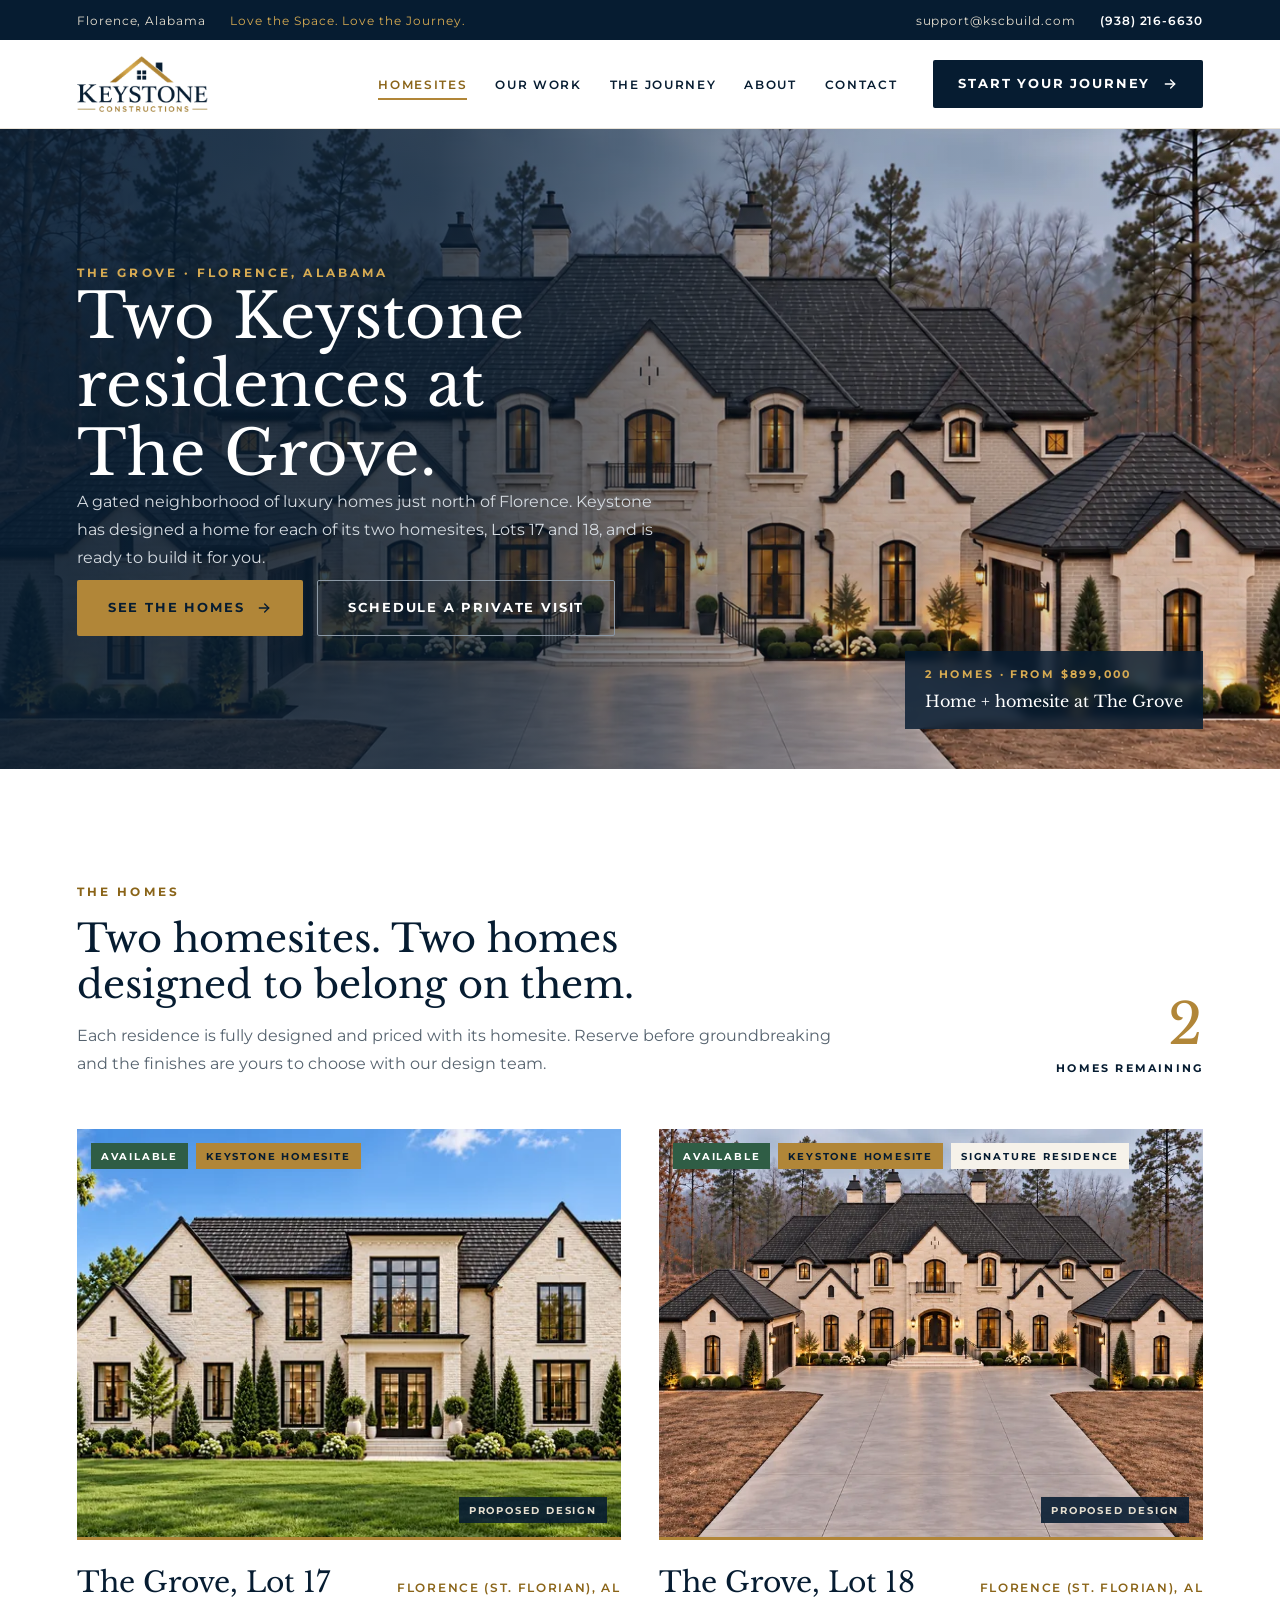
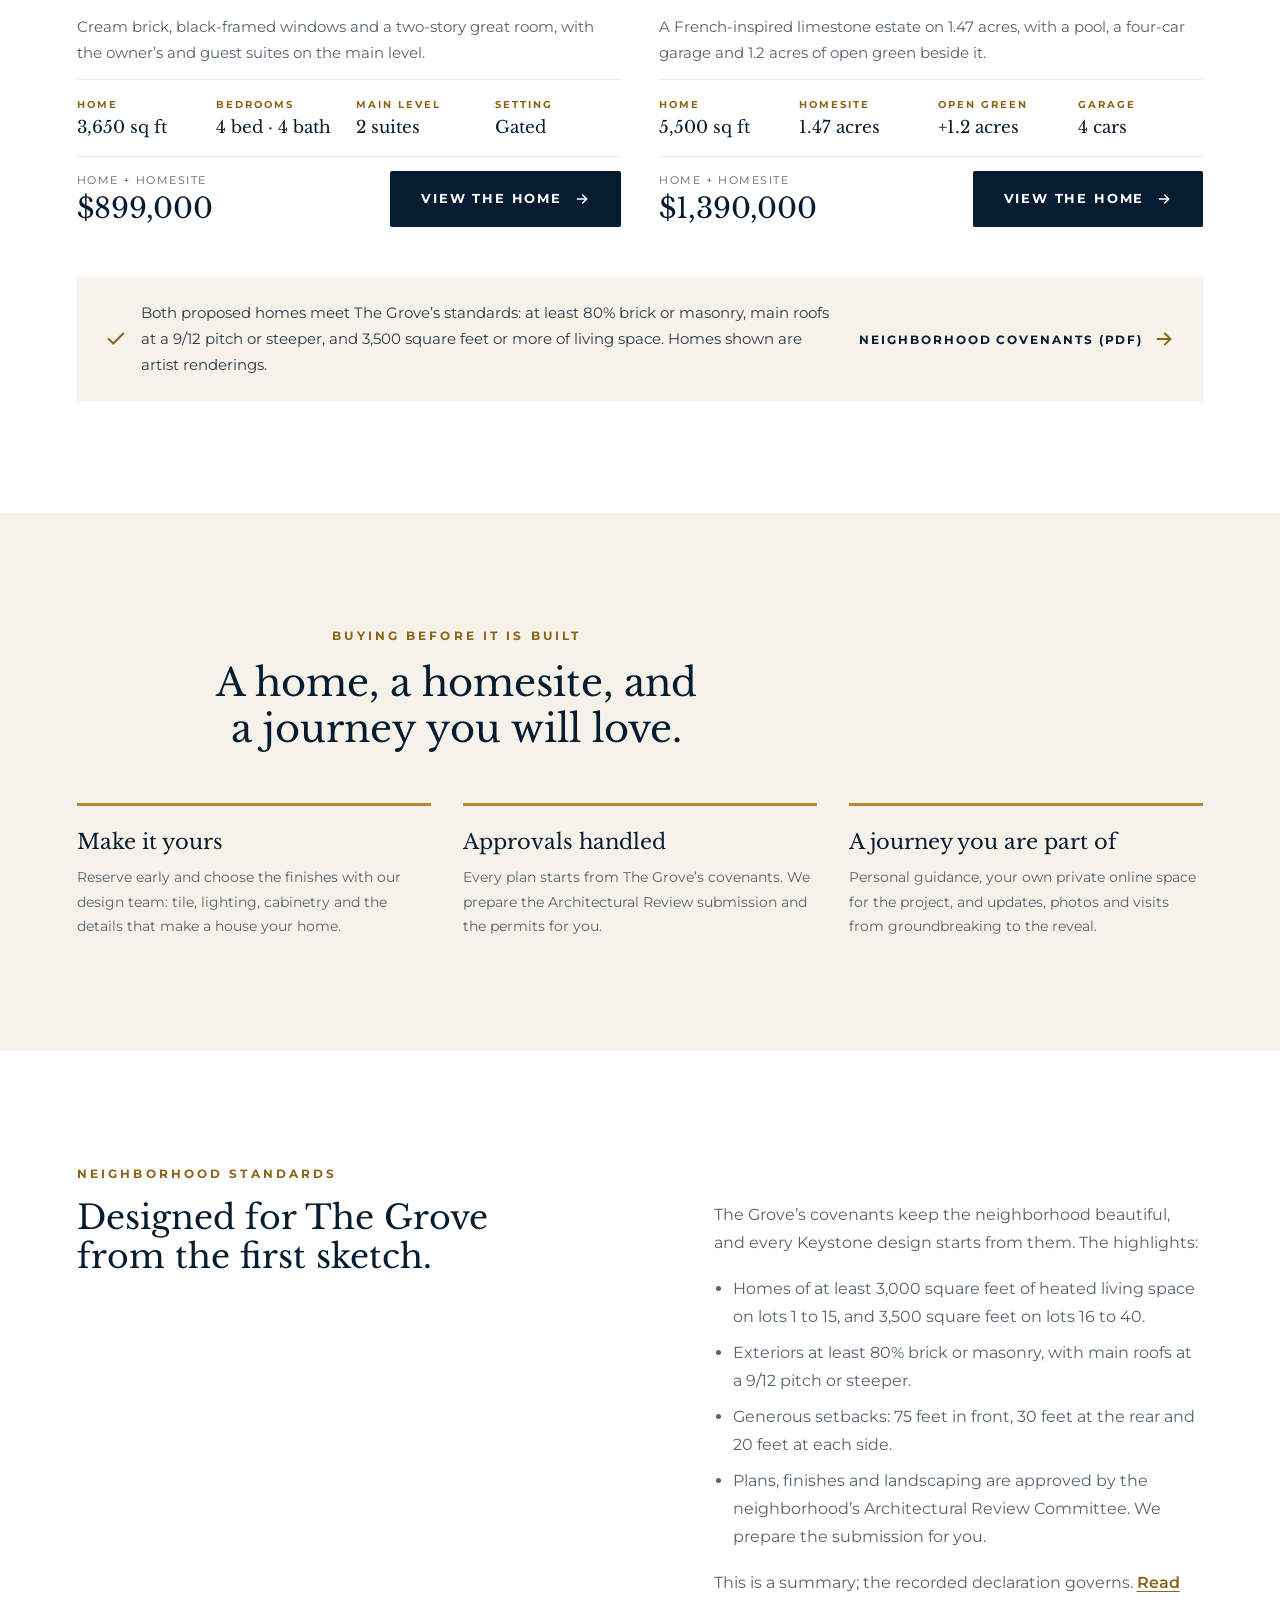
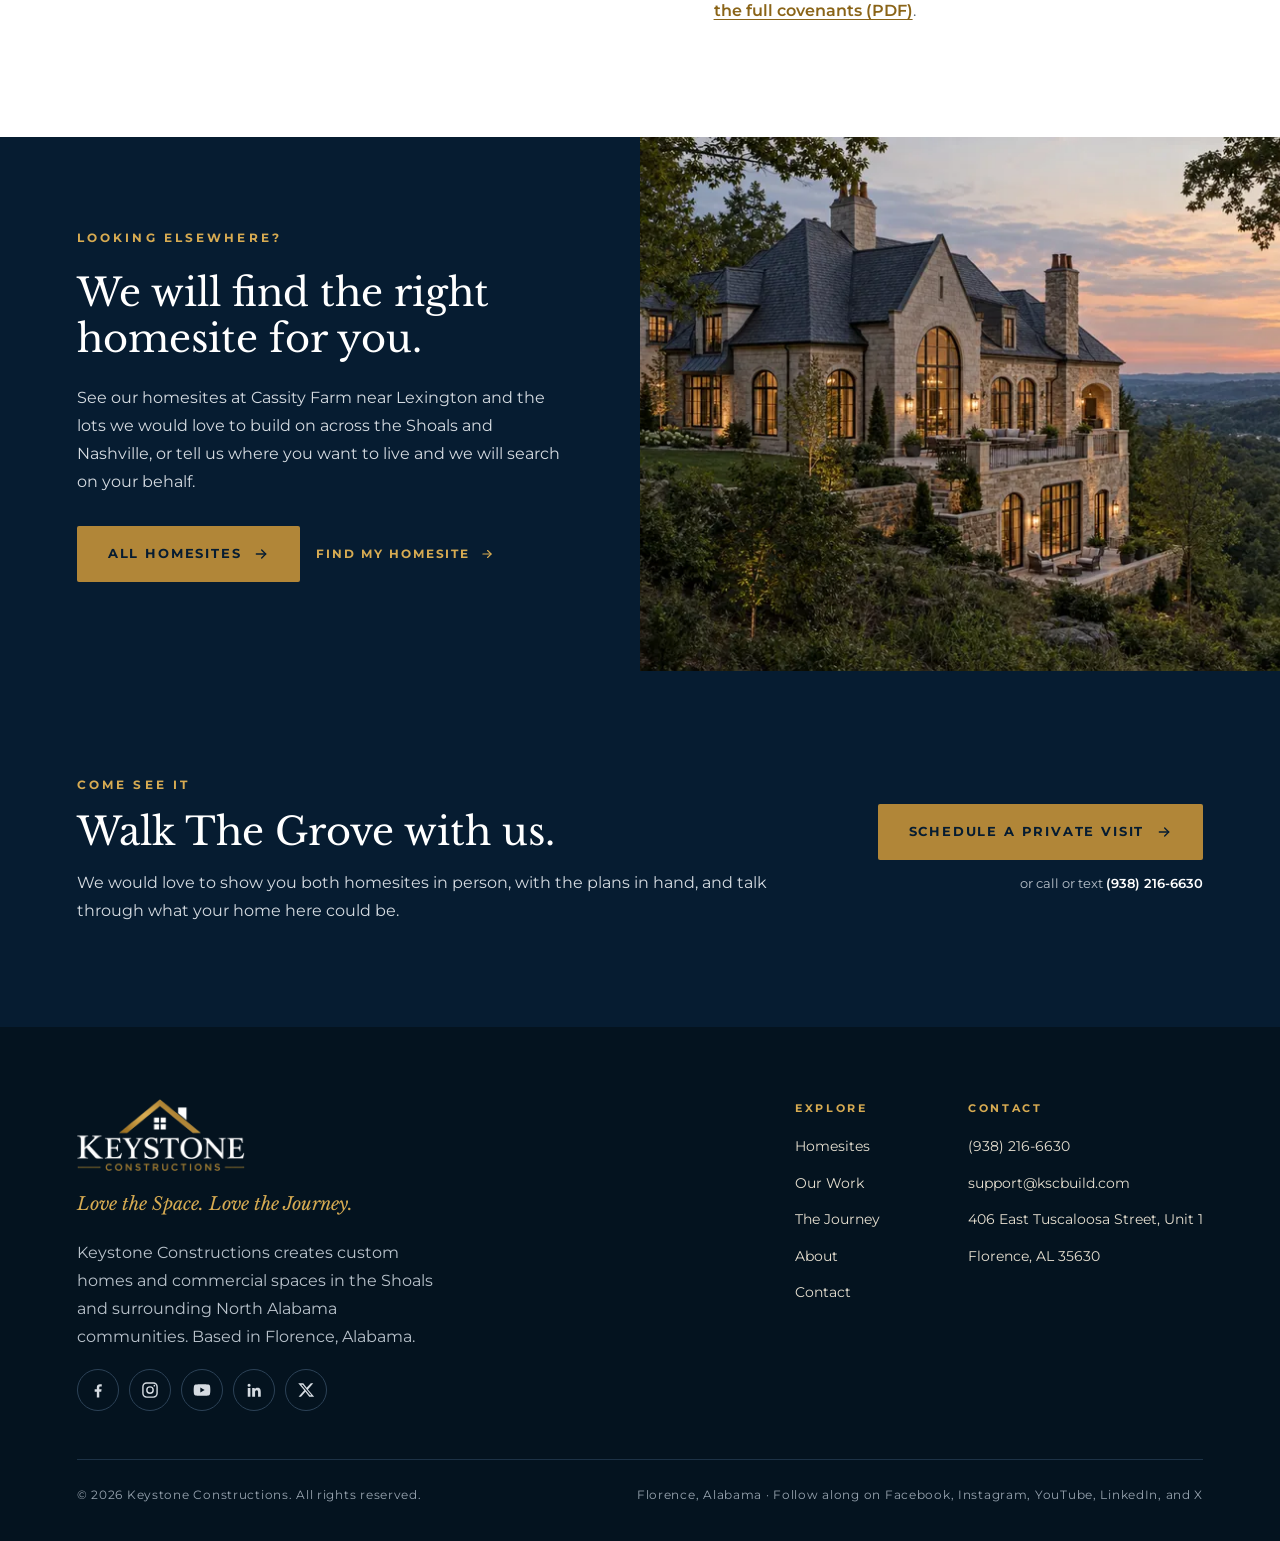
<file: grove/index.html>
<!doctype html>
<html lang="en">
<head>
<meta charset="utf-8">
<meta name="viewport" content="width=device-width, initial-scale=1, viewport-fit=cover">
<title>The Grove, Florence: Two Keystone Residences | Keystone Constructions</title>
<meta name="description" content="Two Keystone homes at The Grove, a gated neighborhood of luxury homes in Florence, Alabama: Lot 17 at $899,000 and the Lot 18 signature residence at $1,390,000.">
<meta name="robots" content="index, follow, max-image-preview:large">
<link rel="canonical" href="https://kscbuild.com/grove/">
<meta name="theme-color" content="#061C31">
<meta name="author" content="Keystone Constructions">
<meta property="og:type" content="website"><meta property="og:site_name" content="Keystone Constructions"><meta property="og:locale" content="en_US">
<meta property="og:title" content="The Grove, Florence: Two Keystone Residences | Keystone Constructions"><meta property="og:description" content="Two Keystone homes at The Grove, a gated neighborhood of luxury homes in Florence, Alabama: Lot 17 at $899,000 and the Lot 18 signature residence at $1,390,000."><meta property="og:url" content="https://kscbuild.com/grove/">
<meta property="og:image" content="https://kscbuild.com/assets/img/og-grove.jpg"><meta property="og:image:width" content="1200"><meta property="og:image:height" content="630"><meta property="og:image:alt" content="The Grove, Florence: Two Keystone Residences | Keystone Constructions">
<meta name="twitter:card" content="summary_large_image"><meta name="twitter:title" content="The Grove, Florence: Two Keystone Residences | Keystone Constructions"><meta name="twitter:description" content="Two Keystone homes at The Grove, a gated neighborhood of luxury homes in Florence, Alabama: Lot 17 at $899,000 and the Lot 18 signature residence at $1,390,000."><meta name="twitter:image" content="https://kscbuild.com/assets/img/og-grove.jpg"><meta name="twitter:site" content="@kscbuild">
<link rel="icon" href="../assets/icons/favicon.ico" sizes="any"><link rel="icon" type="image/png" sizes="32x32" href="../assets/icons/icon-32.png"><link rel="icon" type="image/png" sizes="192x192" href="../assets/icons/icon-192.png"><link rel="apple-touch-icon" href="../assets/icons/icon-180.png">
<link rel="manifest" href="../site.webmanifest">
<link rel="preconnect" href="https://fonts.googleapis.com"><link rel="preconnect" href="https://fonts.gstatic.com" crossorigin>
<link rel="preload" as="image" href="../assets/img/logo-360.png">
<link rel="stylesheet" href="../assets/css/styles.css">
<link rel="stylesheet" href="../assets/css/homesites.css">
<link rel="stylesheet" href="https://fonts.googleapis.com/css2?family=Libre+Baskerville:ital,wght@0,400;0,700;1,400&family=Montserrat:wght@400;500;600;700&display=swap">
<script type="application/ld+json">[{"@context":"https://schema.org","@type":["HomeAndConstructionBusiness","GeneralContractor"],"@id":"https://kscbuild.com/#business","name":"Keystone Constructions","alternateName":"KSC","url":"https://kscbuild.com/","logo":"https://kscbuild.com/assets/img/logo-720.png","image":"https://kscbuild.com/assets/img/og-keystone.jpg","slogan":"Love the Space. Love the Journey.","description":"Design-led custom homes and commercial spaces in the Shoals and North Alabama. Beautifully designed, uniquely yours, and a joy to create.","telephone":"+19382166630","email":"support@kscbuild.com","address":{"@type":"PostalAddress","streetAddress":"406 East Tuscaloosa Street, Unit 1","addressLocality":"Florence","addressRegion":"AL","postalCode":"35630","addressCountry":"US"},"areaServed":[{"@type":"City","name":"Florence, Alabama"},{"@type":"City","name":"Muscle Shoals, Alabama"},{"@type":"City","name":"Sheffield, Alabama"},{"@type":"City","name":"Tuscumbia, Alabama"},{"@type":"AdministrativeArea","name":"The Shoals, Alabama"},{"@type":"AdministrativeArea","name":"North Alabama"}],"founder":{"@type":"Person","name":"Zaman Shah","jobTitle":"Founder","image":"https://kscbuild.com/assets/img/zaman-shah-780.jpg"},"knowsAbout":["Custom home building","Residential construction","Homesite selection","Residential development","Commercial construction","Medical office buildings","Design-build"],"makesOffer":[{"@type":"Offer","itemOffered":{"@type":"Service","name":"Custom homes","areaServed":"North Alabama"}},{"@type":"Offer","itemOffered":{"@type":"Service","name":"Homesite search and lot matching","areaServed":"North Alabama"}},{"@type":"Offer","itemOffered":{"@type":"Service","name":"Residential communities","areaServed":"North Alabama"}},{"@type":"Offer","itemOffered":{"@type":"Service","name":"Commercial spaces","areaServed":"North Alabama"}}],"sameAs":["https://www.facebook.com/share/1MYCGWRBaP/?mibextid=wwXIfr","https://www.instagram.com/kscbuild","https://www.youtube.com/@KSCbuild","https://www.linkedin.com/company/keystone-constructions-alabama/","https://x.com/kscbuild"],"priceRange":"$$$"},{"@context":"https://schema.org","@type":"WebSite","@id":"https://kscbuild.com/#website","url":"https://kscbuild.com/","name":"Keystone Constructions","publisher":{"@id":"https://kscbuild.com/#business"},"inLanguage":"en-US"},{"@context":"https://schema.org","@type":"WebPage","@id":"https://kscbuild.com/grove/#webpage","url":"https://kscbuild.com/grove/","name":"The Grove, Florence: Two Keystone Residences | Keystone Constructions","description":"Two Keystone homes at The Grove, a gated neighborhood of luxury homes in Florence, Alabama: Lot 17 at $899,000 and the Lot 18 signature residence at $1,390,000.","isPartOf":{"@id":"https://kscbuild.com/#website"},"about":{"@id":"https://kscbuild.com/#business"},"primaryImageOfPage":"https://kscbuild.com/assets/img/og-grove.jpg","inLanguage":"en-US"},{"@context":"https://schema.org","@type":"BreadcrumbList","itemListElement":[{"@type":"ListItem","position":1,"name":"Home","item":"https://kscbuild.com/"},{"@type":"ListItem","position":2,"name":"Homesites","item":"https://kscbuild.com/homesites/"},{"@type":"ListItem","position":3,"name":"The Grove","item":"https://kscbuild.com/grove/"}]}]</script>
</head>
<body class="has-mbar">
<a class="skip" href="#main">Skip to content</a>
<div class="topbar"><div class="wrap"><div class="l"><span>Florence, Alabama</span><span class="tag">Love the Space. Love the Journey.</span></div><div class="r"><a class="mail" href="mailto:support@kscbuild.com">support@kscbuild.com</a><a class="tel" href="tel:+19382166630">(938) 216-6630</a></div></div></div>
<header class="site-header"><div class="wrap">
<a class="brand" href="../" aria-label="Keystone Constructions home"><img src="../assets/img/logo-360.png" srcset="../assets/img/logo-360.png 1x, ../assets/img/logo-720.png 2x" width="1162" height="496" alt="Keystone Constructions"></a>
<button class="menu-btn" type="button" aria-expanded="false" aria-controls="site-nav" aria-label="Open menu"><svg viewBox="0 0 24 24" fill="none" stroke="currentColor" stroke-width="2" stroke-linecap="round" aria-hidden="true"><path d="M4 7h16M4 12h16M4 17h16"/></svg></button>
<nav class="nav" id="site-nav" aria-label="Primary"><ul><li><a class="navlink" href="../homesites/" aria-current="page">Homesites</a></li><li><a class="navlink" href="../our-work/">Our Work</a></li><li><a class="navlink" href="../the-journey/">The Journey</a></li><li><a class="navlink" href="../about/">About</a></li><li><a class="navlink" href="../contact/">Contact</a></li></ul><a class="btn btn-navy btn-sm" href="../contact/#inquiry">Start your journey<svg viewBox="0 0 24 24" fill="none" stroke="currentColor" stroke-width="2" stroke-linecap="round" stroke-linejoin="round" aria-hidden="true"><path d="M5 12h14"/><path d="M13 6l6 6-6 6"/></svg></a></nav>
</div></header>
<main id="main">
<section class="hero" style="--hero-h:640px"><div class="media" aria-hidden="true"><picture><source type="image/webp" srcset="../assets/img/grove-lot18-home-480.webp 480w, ../assets/img/grove-lot18-home-800.webp 800w, ../assets/img/grove-lot18-home-1200.webp 1200w, ../assets/img/grove-lot18-home-1448.webp 1448w" sizes="100vw"><img src="../assets/img/grove-lot18-home-1448.jpg" srcset="../assets/img/grove-lot18-home-480.jpg 480w, ../assets/img/grove-lot18-home-800.jpg 800w, ../assets/img/grove-lot18-home-1200.jpg 1200w, ../assets/img/grove-lot18-home-1448.jpg 1448w" sizes="100vw" width="1448" height="1086" alt="" style="object-position:50% 8%" fetchpriority="high"></picture></div><div class="wrap"><div class="inner">
<p class="eyebrow on-dark reveal d1">The Grove · Florence, Alabama</p>
<h1 class="h-xl reveal d2">Two Keystone residences at The Grove.</h1>
<p class="lede reveal d3">A gated neighborhood of luxury homes just north of Florence. Keystone has designed a home for each of its two homesites, Lots 17 and 18, and is ready to build it for you.</p>
<div class="ctas reveal d4"><a class="btn btn-gold" href="#homes">See the homes<svg viewBox="0 0 24 24" fill="none" stroke="currentColor" stroke-width="2" stroke-linecap="round" stroke-linejoin="round" aria-hidden="true"><path d="M5 12h14"/><path d="M13 6l6 6-6 6"/></svg></a><a class="btn btn-ghost" href="../contact/?homesite=keystone&amp;lot=the-grove#inquiry">Schedule a private visit</a></div>
</div></div><div class="badge"><span class="k">2 homes · from $899,000</span><span class="v">Home + homesite at The Grove</span></div></section><section class="section" id="homes"><div class="wrap stack">
<div class="head-row"><div class="head"><p class="eyebrow">The homes</p><h2 class="h2">Two homesites. Two homes designed to belong on them.</h2><p class="body">Each residence is fully designed and priced with its homesite. Reserve before groundbreaking and the finishes are yours to choose with our design team.</p></div>
<div class="count"><span class="n">2</span><span class="k">Homes remaining</span></div></div>
<div class="lots"><article class="lot">
<a class="ph" href="lot-17/" aria-label="The Grove, Lot 17"><picture><source type="image/webp" srcset="../assets/img/grove-lot17-home-480.webp 480w, ../assets/img/grove-lot17-home-800.webp 800w, ../assets/img/grove-lot17-home-1200.webp 1200w, ../assets/img/grove-lot17-home-1600.webp 1600w, ../assets/img/grove-lot17-home-1774.webp 1774w" sizes="(max-width: 900px) 100vw, 46vw"><img src="../assets/img/grove-lot17-home-1774.jpg" srcset="../assets/img/grove-lot17-home-480.jpg 480w, ../assets/img/grove-lot17-home-800.jpg 800w, ../assets/img/grove-lot17-home-1200.jpg 1200w, ../assets/img/grove-lot17-home-1600.jpg 1600w, ../assets/img/grove-lot17-home-1774.jpg 1774w" sizes="(max-width: 900px) 100vw, 46vw" width="1774" height="887" alt="Proposed home for The Grove Lot 17: a two-story cream brick home with black-framed windows, a steep charcoal roof and glass double entry doors" style="object-position:50% 50%" loading="lazy" decoding="async"></picture><div class="tags"><span class="tagx green">Available</span><span class="tagx gold">Keystone homesite</span></div><span class="corner tagx navy">Proposed design</span></a>
<div class="bd"><div class="tt"><h3><a href="lot-17/">The Grove, Lot 17</a></h3><span class="loc">Florence (St. Florian), AL</span></div>
<p class="ds">Cream brick, black-framed windows and a two-story great room, with the owner&#8217;s and guest suites on the main level.</p>
<div class="facts"><div class="fact"><span class="k">Home</span><span class="v">3,650 sq ft</span></div><div class="fact"><span class="k">Bedrooms</span><span class="v">4 bed · 4 bath</span></div><div class="fact"><span class="k">Main level</span><span class="v">2 suites</span></div><div class="fact"><span class="k">Setting</span><span class="v">Gated</span></div></div>
<div class="pr"><div class="price"><span class="k">Home + homesite</span><span class="v">$899,000</span></div><a class="btn btn-navy" href="lot-17/">View the home<svg viewBox="0 0 24 24" fill="none" stroke="currentColor" stroke-width="2" stroke-linecap="round" stroke-linejoin="round" aria-hidden="true"><path d="M5 12h14"/><path d="M13 6l6 6-6 6"/></svg></a></div>
</div></article><article class="lot">
<a class="ph" href="lot-18/" aria-label="The Grove, Lot 18"><picture><source type="image/webp" srcset="../assets/img/grove-lot18-home-480.webp 480w, ../assets/img/grove-lot18-home-800.webp 800w, ../assets/img/grove-lot18-home-1200.webp 1200w, ../assets/img/grove-lot18-home-1448.webp 1448w" sizes="(max-width: 900px) 100vw, 46vw"><img src="../assets/img/grove-lot18-home-1448.jpg" srcset="../assets/img/grove-lot18-home-480.jpg 480w, ../assets/img/grove-lot18-home-800.jpg 800w, ../assets/img/grove-lot18-home-1200.jpg 1200w, ../assets/img/grove-lot18-home-1448.jpg 1448w" sizes="(max-width: 900px) 100vw, 46vw" width="1448" height="1086" alt="Proposed home for The Grove Lot 18: a French-inspired limestone and brick estate with arched windows, three chimneys and two garage pavilions framing a motor court at dusk" style="object-position:50% 8%" loading="lazy" decoding="async"></picture><div class="tags"><span class="tagx green">Available</span><span class="tagx gold">Keystone homesite</span><span class="tagx linen">Signature residence</span></div><span class="corner tagx navy">Proposed design</span></a>
<div class="bd"><div class="tt"><h3><a href="lot-18/">The Grove, Lot 18</a></h3><span class="loc">Florence (St. Florian), AL</span></div>
<p class="ds">A French-inspired limestone estate on 1.47 acres, with a pool, a four-car garage and 1.2 acres of open green beside it.</p>
<div class="facts"><div class="fact"><span class="k">Home</span><span class="v">5,500 sq ft</span></div><div class="fact"><span class="k">Homesite</span><span class="v">1.47 acres</span></div><div class="fact"><span class="k">Open green</span><span class="v">+1.2 acres</span></div><div class="fact"><span class="k">Garage</span><span class="v">4 cars</span></div></div>
<div class="pr"><div class="price"><span class="k">Home + homesite</span><span class="v">$1,390,000</span></div><a class="btn btn-navy" href="lot-18/">View the home<svg viewBox="0 0 24 24" fill="none" stroke="currentColor" stroke-width="2" stroke-linecap="round" stroke-linejoin="round" aria-hidden="true"><path d="M5 12h14"/><path d="M13 6l6 6-6 6"/></svg></a></div>
</div></article></div>
<div class="std"><div class="l"><svg viewBox="0 0 24 24" fill="none" stroke-width="2.2" stroke-linecap="round" stroke-linejoin="round" aria-hidden="true"><path d="M20 6L9 17l-5-5"/></svg><p>Both proposed homes meet The Grove&#8217;s standards: at least 80% brick or masonry, main roofs at a 9/12 pitch or steeper, and 3,500 square feet or more of living space. Homes shown are artist renderings.</p></div><a class="link" href="../assets/docs/the-grove-covenants.pdf" target="_blank" rel="noopener">Neighborhood covenants (PDF)<svg viewBox="0 0 24 24" fill="none" stroke="currentColor" stroke-width="2" stroke-linecap="round" stroke-linejoin="round" aria-hidden="true"><path d="M5 12h14"/><path d="M13 6l6 6-6 6"/></svg></a></div>
</div></section><section class="section linen"><div class="wrap stack"><div class="head center"><p class="eyebrow">Buying before it is built</p><h2 class="h2">A home, a homesite, and a journey you will love.</h2></div>
<div class="grid grid-3"><div class="card"><h3>Make it yours</h3><p class="body">Reserve early and choose the finishes with our design team: tile, lighting, cabinetry and the details that make a house your home.</p></div><div class="card"><h3>Approvals handled</h3><p class="body">Every plan starts from The Grove&#8217;s covenants. We prepare the Architectural Review submission and the permits for you.</p></div><div class="card"><h3>A journey you are part of</h3><p class="body">Personal guidance, your own private online space for the project, and updates, photos and visits from groundbreaking to the reveal.</p></div></div></div></section><section class="section"><div class="wrap stack"><div class="two-col"><div class="head"><p class="eyebrow">Neighborhood standards</p><h2 class="h2 sm">Designed for The Grove from the first sketch.</h2></div><div class="copy"><p class="body">The Grove&#8217;s covenants keep the neighborhood beautiful, and every Keystone design starts from them. The highlights:</p><ul class="body" style="margin:0;padding-left:1.2em;display:flex;flex-direction:column;gap:8px"><li>Homes of at least 3,000 square feet of heated living space on lots 1 to 15, and 3,500 square feet on lots 16 to 40.</li><li>Exteriors at least 80% brick or masonry, with main roofs at a 9/12 pitch or steeper.</li><li>Generous setbacks: 75 feet in front, 30 feet at the rear and 20 feet at each side.</li><li>Plans, finishes and landscaping are approved by the neighborhood&#8217;s Architectural Review Committee. We prepare the submission for you.</li></ul><p class="body">This is a summary; the recorded declaration governs. <a href="../assets/docs/the-grove-covenants.pdf" target="_blank" rel="noopener" style="color:#8a6418;font-weight:600;text-decoration:underline;text-underline-offset:3px">Read the full covenants (PDF)</a>.</p></div></div></div></section><section class="split"><div class="text"><p class="eyebrow on-dark">Looking elsewhere?</p><h2 class="h2">We will find the right homesite for you.</h2><p class="body on-dark">See our homesites at Cassity Farm near Lexington and the lots we would love to build on across the Shoals and Nashville, or tell us where you want to live and we will search on your behalf.</p><div class="inline-cta"><a class="btn btn-gold" href="../homesites/">All homesites<svg viewBox="0 0 24 24" fill="none" stroke="currentColor" stroke-width="2" stroke-linecap="round" stroke-linejoin="round" aria-hidden="true"><path d="M5 12h14"/><path d="M13 6l6 6-6 6"/></svg></a><a class="link on-dark" href="../contact/?homesite=find#inquiry">Find my homesite<svg viewBox="0 0 24 24" fill="none" stroke="currentColor" stroke-width="2" stroke-linecap="round" stroke-linejoin="round" aria-hidden="true"><path d="M5 12h14"/><path d="M13 6l6 6-6 6"/></svg></a></div></div>
<div class="pic"><picture><source type="image/webp" srcset="../assets/img/opp-avalon-franklin-480.webp 480w, ../assets/img/opp-avalon-franklin-800.webp 800w, ../assets/img/opp-avalon-franklin-1024.webp 1024w" sizes="(max-width: 900px) 100vw, 50vw"><img src="../assets/img/opp-avalon-franklin-1024.jpg" srcset="../assets/img/opp-avalon-franklin-480.jpg 480w, ../assets/img/opp-avalon-franklin-800.jpg 800w, ../assets/img/opp-avalon-franklin-1024.jpg 1024w" sizes="(max-width: 900px) 100vw, 50vw" width="1024" height="688" alt="Concept estate on a hilltop at dusk" loading="lazy" decoding="async"></picture></div></section><section class="cta-band"><div class="wrap"><div class="copy"><p class="eyebrow on-dark">Come see it</p><h2 class="h2">Walk The Grove with us.</h2><p class="body on-dark">We would love to show you both homesites in person, with the plans in hand, and talk through what your home here could be.</p></div><div class="act"><a class="btn btn-gold" href="../contact/?homesite=keystone&amp;lot=the-grove#inquiry">Schedule a private visit<svg viewBox="0 0 24 24" fill="none" stroke="currentColor" stroke-width="2" stroke-linecap="round" stroke-linejoin="round" aria-hidden="true"><path d="M5 12h14"/><path d="M13 6l6 6-6 6"/></svg></a><span class="or">or call or text <a href="tel:+19382166630">(938) 216-6630</a></span></div></div></section>
</main>
<footer class="site-footer"><div class="wrap">
<div class="top">
<div class="brandcol"><img src="../assets/img/logo-reversed-360.png" srcset="../assets/img/logo-reversed-360.png 1x, ../assets/img/logo-reversed-720.png 2x" width="1162" height="496" alt="Keystone Constructions" loading="lazy"><p class="tagline">Love the Space. Love the Journey.</p><p>Keystone Constructions creates custom homes and commercial spaces in the Shoals and surrounding North Alabama communities. Based in Florence, Alabama.</p><div class="social"><a href="https://www.facebook.com/share/1MYCGWRBaP/?mibextid=wwXIfr" aria-label="Keystone Constructions on Facebook" rel="noopener" target="_blank"><svg viewBox="0 0 24 24" fill=currentColor aria-hidden="true"><path d="M13.5 21v-7h2.4l.4-3h-2.8V9.2c0-.9.3-1.5 1.5-1.5h1.5V5.1c-.3 0-1.2-.1-2.2-.1-2.2 0-3.7 1.3-3.7 3.8V11H8v3h2.6v7z"/></svg></a><a href="https://www.instagram.com/kscbuild" aria-label="Keystone Constructions on Instagram" rel="noopener" target="_blank"><svg viewBox="0 0 24 24" fill=none stroke=currentColor stroke-width=1.7 stroke-linecap=round stroke-linejoin=round aria-hidden="true"><rect x="3.5" y="3.5" width="17" height="17" rx="4.5"/><circle cx="12" cy="12" r="3.8"/><circle cx="17.2" cy="6.8" r="1" fill="currentColor" stroke="none"/></svg></a><a href="https://www.youtube.com/@KSCbuild" aria-label="Keystone Constructions on YouTube" rel="noopener" target="_blank"><svg viewBox="0 0 24 24" fill=currentColor aria-hidden="true"><path d="M21.6 7.2a2.5 2.5 0 0 0-1.8-1.8C18.2 5 12 5 12 5s-6.2 0-7.8.4A2.5 2.5 0 0 0 2.4 7.2 26 26 0 0 0 2 12a26 26 0 0 0 .4 4.8 2.5 2.5 0 0 0 1.8 1.8C5.8 19 12 19 12 19s6.2 0 7.8-.4a2.5 2.5 0 0 0 1.8-1.8A26 26 0 0 0 22 12a26 26 0 0 0-.4-4.8zM10 15V9l5.2 3z"/></svg></a><a href="https://www.linkedin.com/company/keystone-constructions-alabama/" aria-label="Keystone Constructions on LinkedIn" rel="noopener" target="_blank"><svg viewBox="0 0 24 24" fill=currentColor aria-hidden="true"><path d="M4.5 9.5h3.2V20H4.5zM6.1 4.5a1.85 1.85 0 1 1 0 3.7 1.85 1.85 0 0 1 0-3.7zM9.8 9.5h3v1.4c.5-.9 1.6-1.7 3.3-1.7 3.4 0 4 2.2 4 5.1V20h-3.2v-5c0-1.2 0-2.7-1.7-2.7s-1.9 1.3-1.9 2.6V20H9.8z"/></svg></a><a href="https://x.com/kscbuild" aria-label="Keystone Constructions on X" rel="noopener" target="_blank"><svg viewBox="0 0 24 24" fill=currentColor aria-hidden="true"><path d="M17.8 4h2.9l-6.4 7.3L21.8 20h-5.9l-4.6-5.9L6 20H3.1l6.8-7.8L2.7 4h6l4.1 5.4zm-1 14.3h1.6L8 5.6H6.3z"/></svg></a></div></div>
<div class="cols">
<div class="col"><span class="k">Explore</span><ul><li><a href="../homesites/">Homesites</a></li><li><a href="../our-work/">Our Work</a></li><li><a href="../the-journey/">The Journey</a></li><li><a href="../about/">About</a></li><li><a href="../contact/">Contact</a></li></ul></div>
<div class="col"><span class="k">Contact</span><ul><li><a href="tel:+19382166630">(938) 216-6630</a></li><li><a href="mailto:support@kscbuild.com">support@kscbuild.com</a></li><li><span>406 East Tuscaloosa Street, Unit 1</span></li><li><span>Florence, AL 35630</span></li></ul></div>
</div></div>
<div class="bottom"><span>© <span data-year>2026</span> Keystone Constructions. All rights reserved.</span><span>Florence, Alabama · Follow along on Facebook, Instagram, YouTube, LinkedIn, and X</span></div>
</div></footer>
<div class="mbar" role="navigation" aria-label="Quick actions"><a href="tel:+19382166630">Call</a><a href="sms:+19382166630">Text</a><a class="go" href="../contact/?homesite=keystone&amp;lot=the-grove#inquiry">Visit</a></div>
<script src="../assets/js/main.js" defer></script>
</body>
</html>
</file>
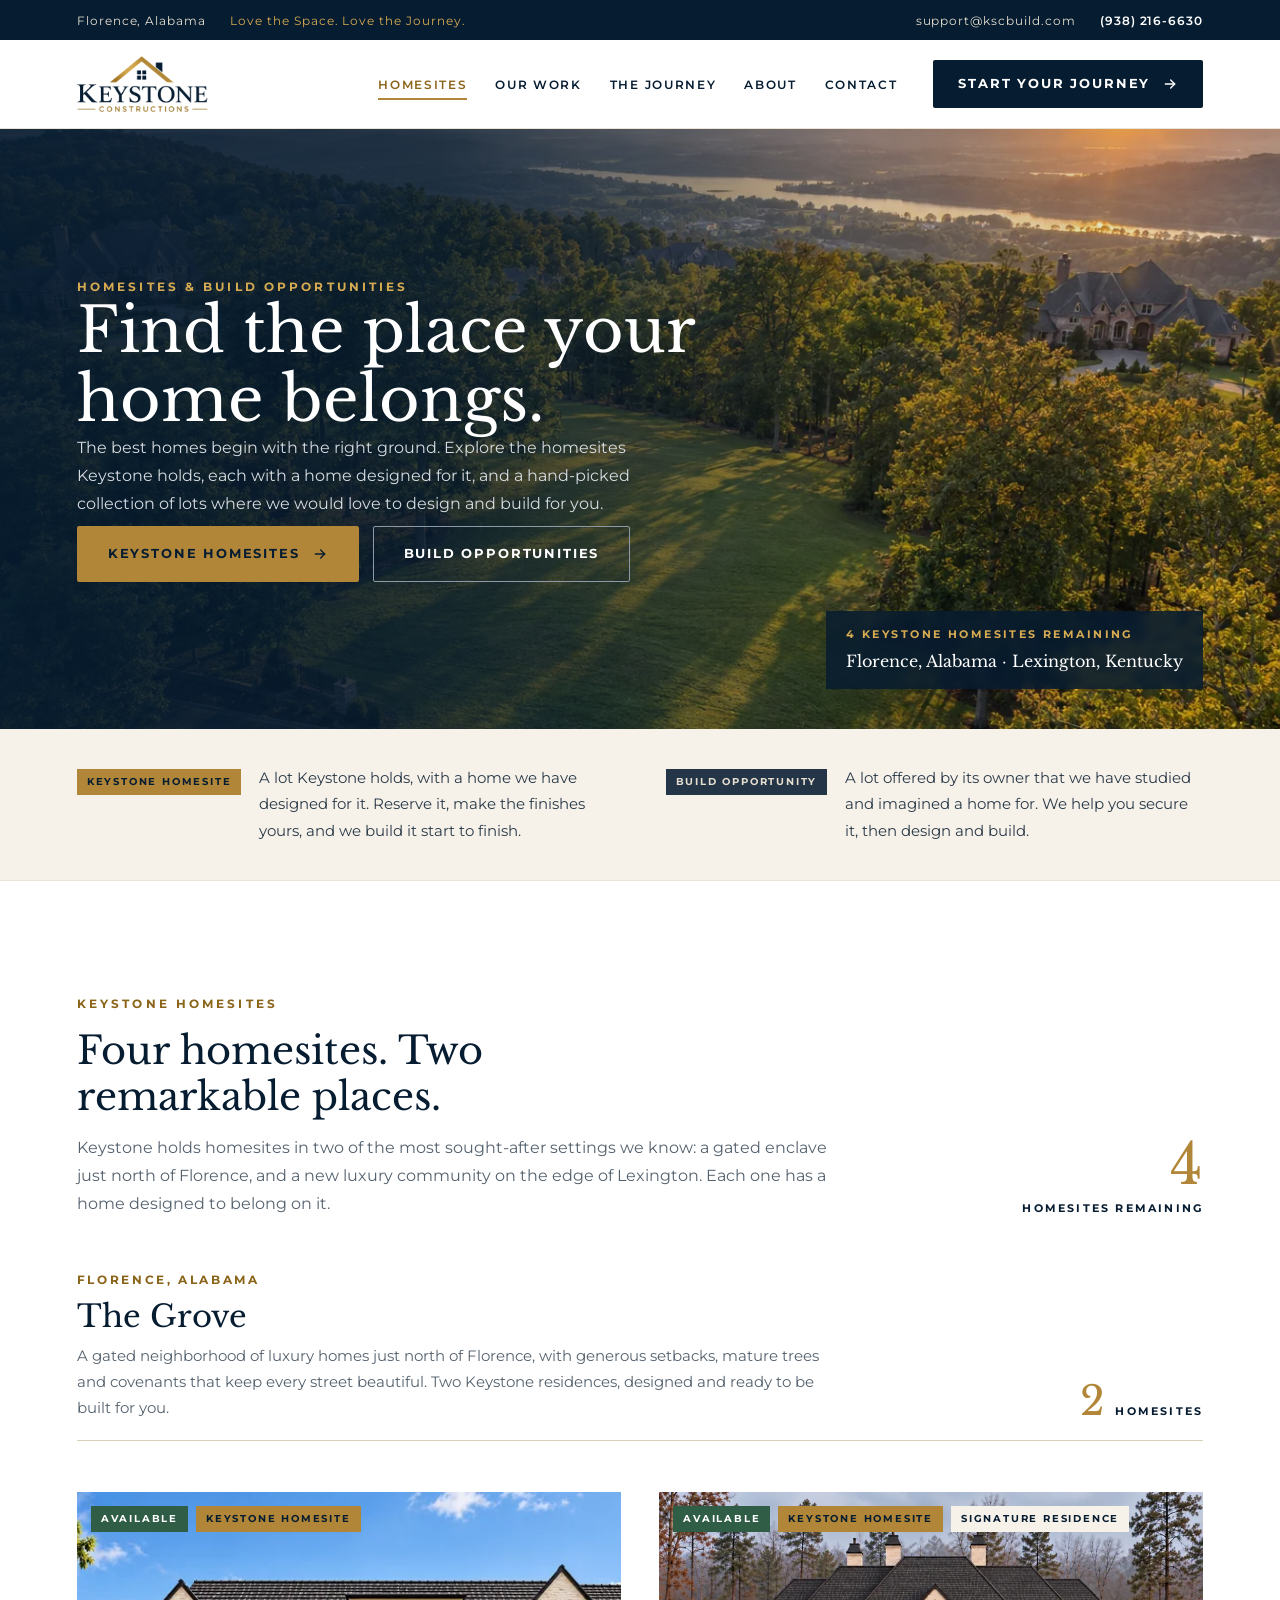
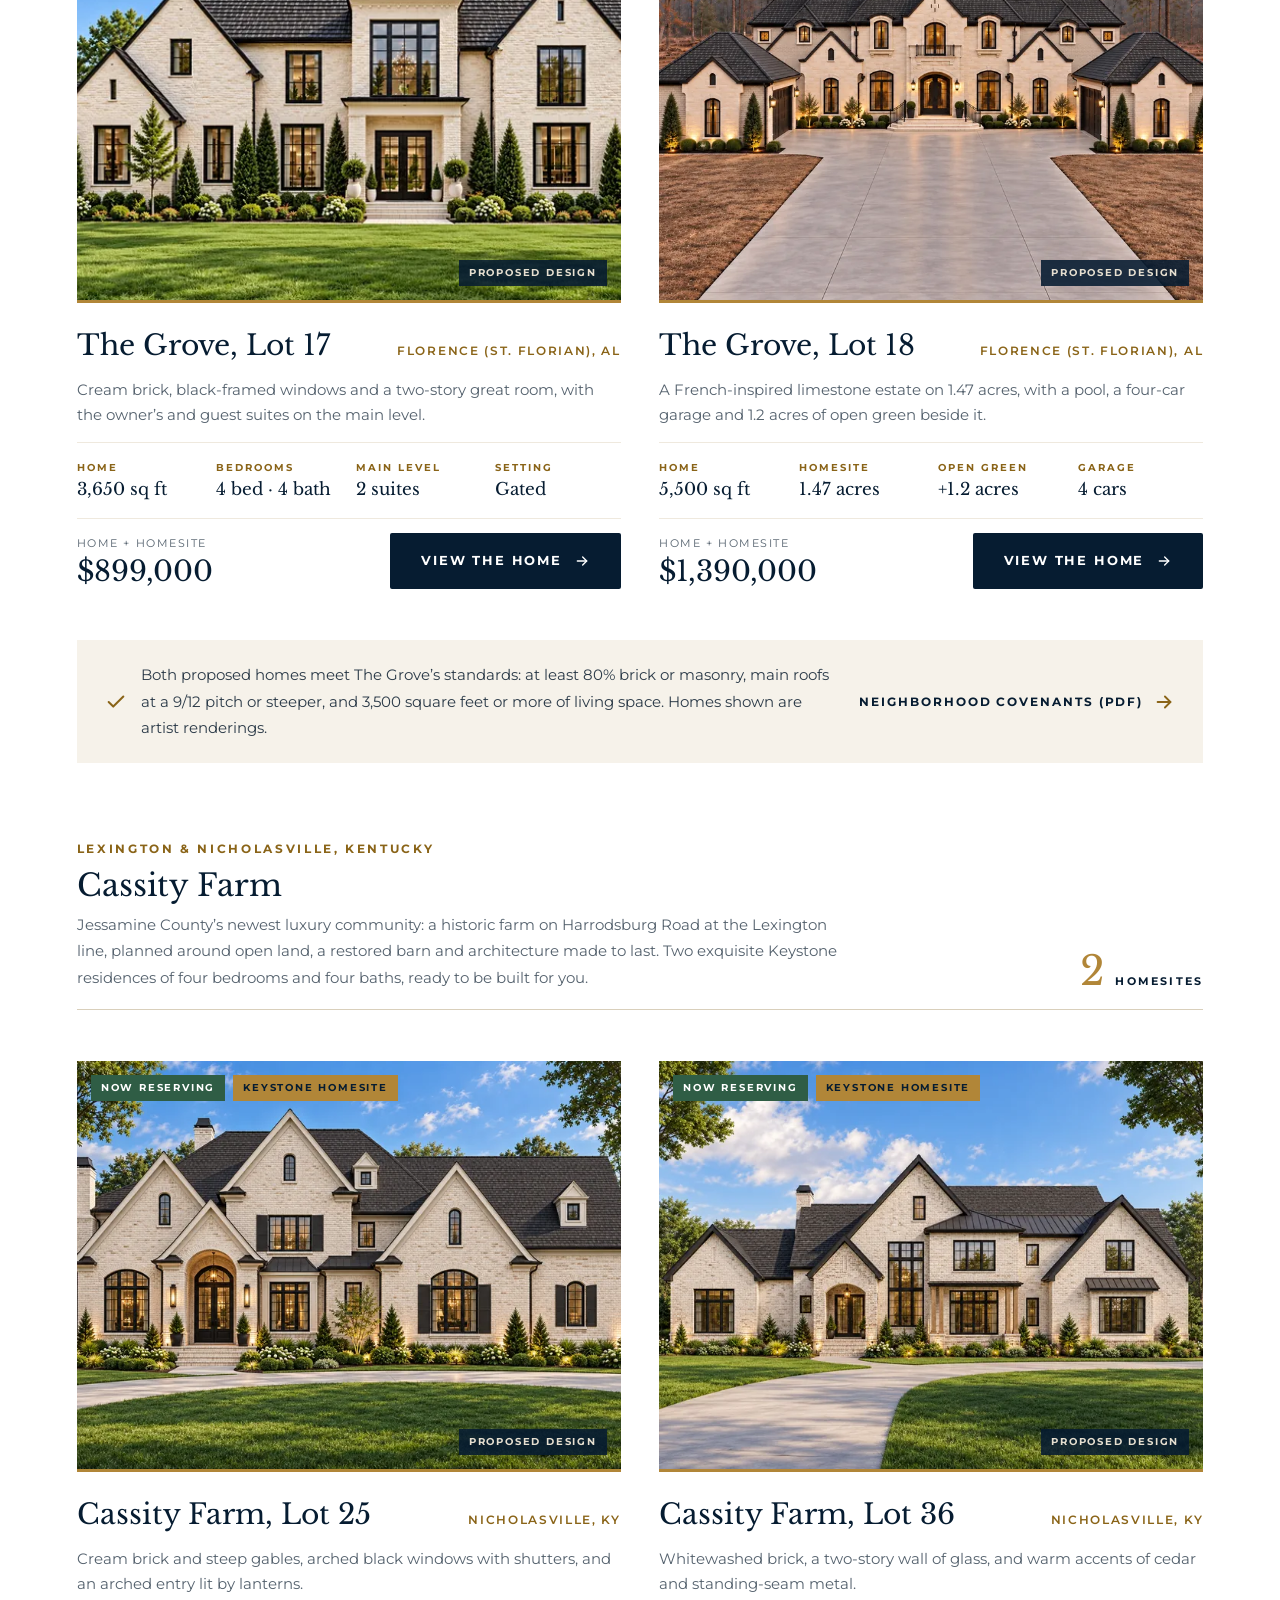
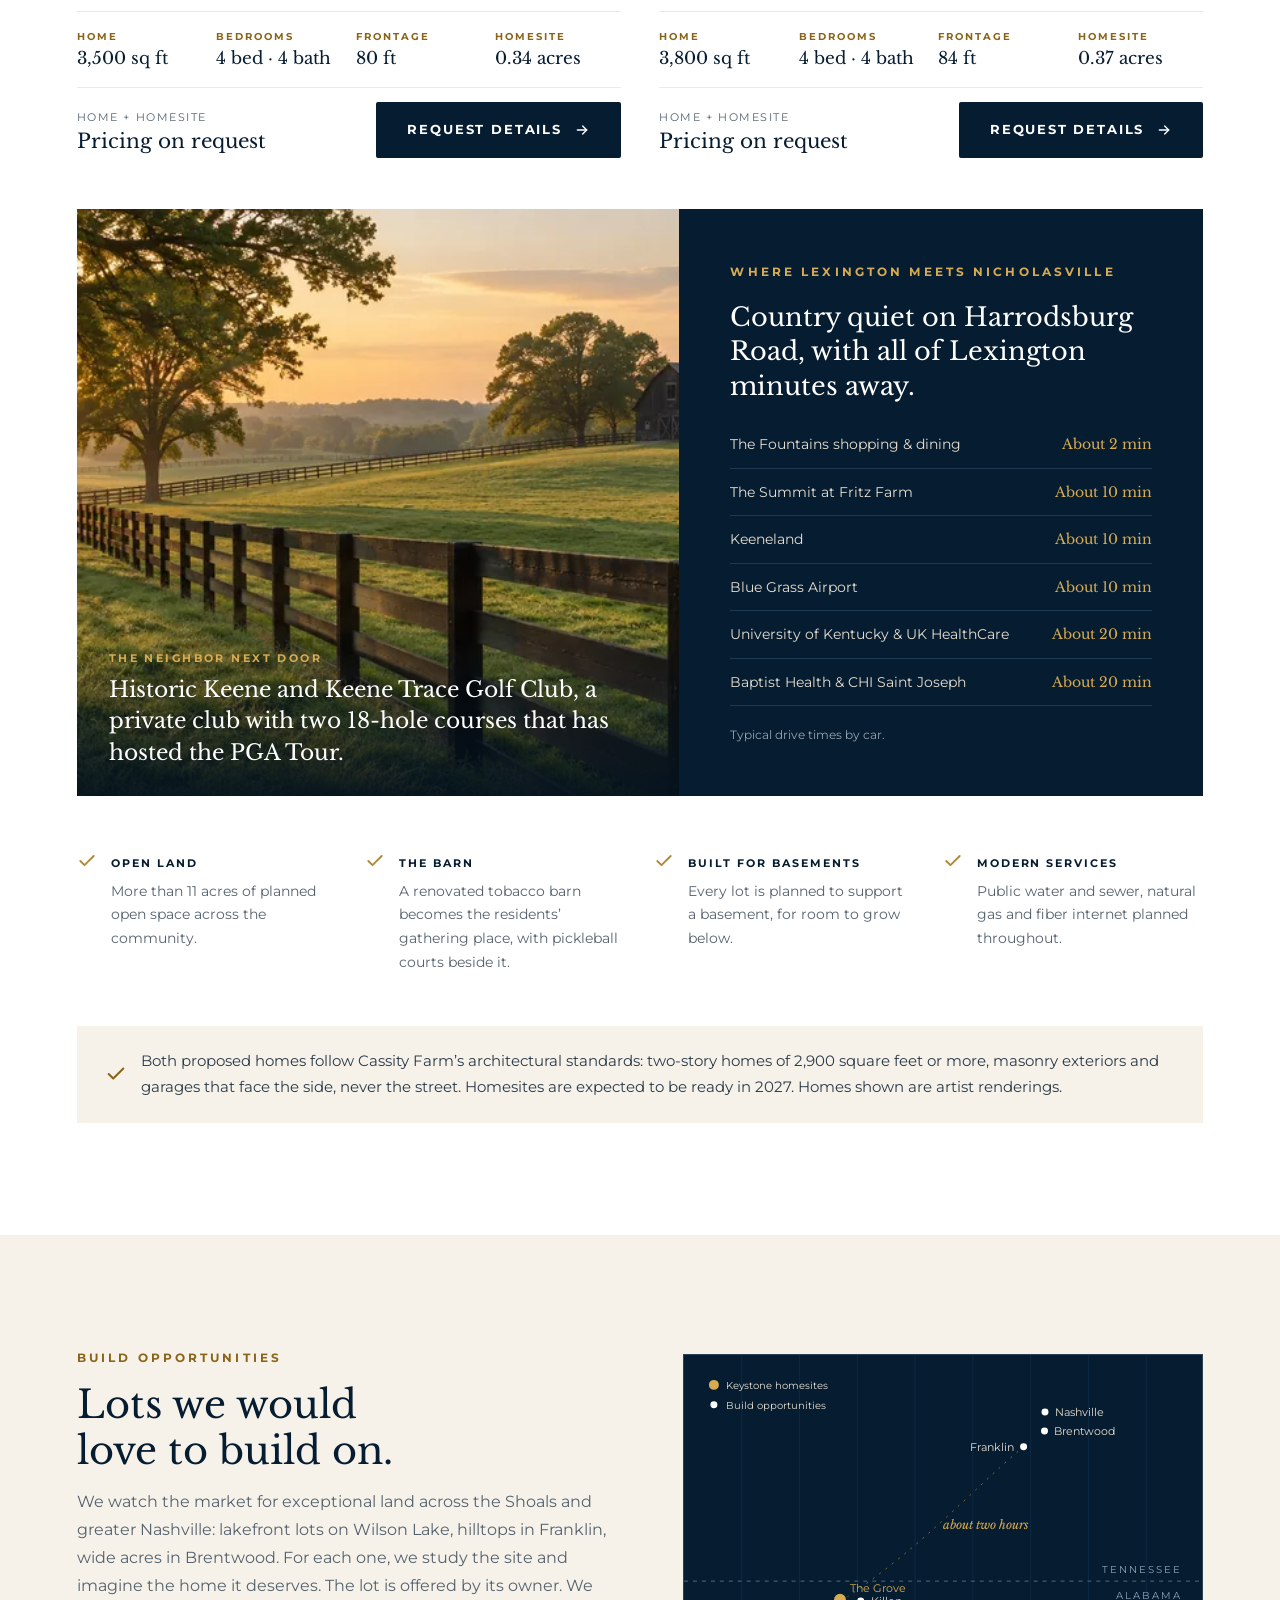
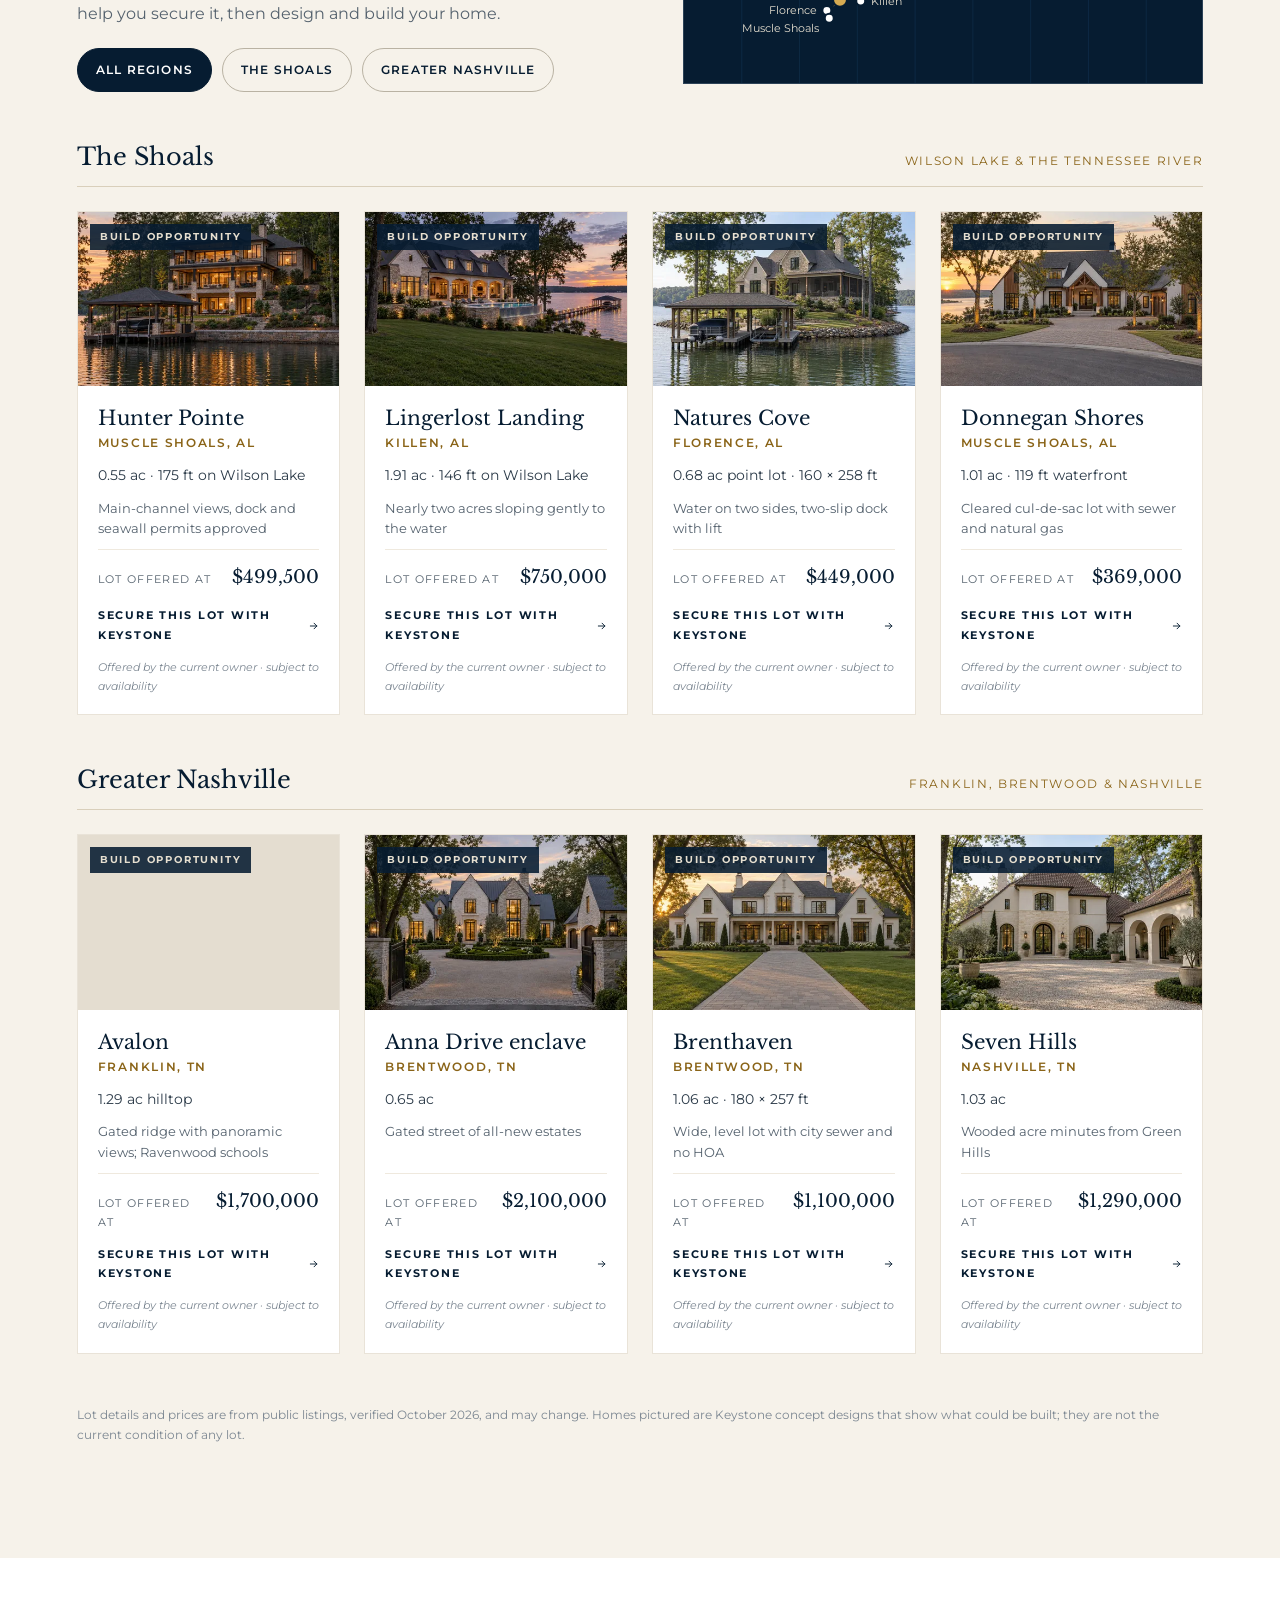
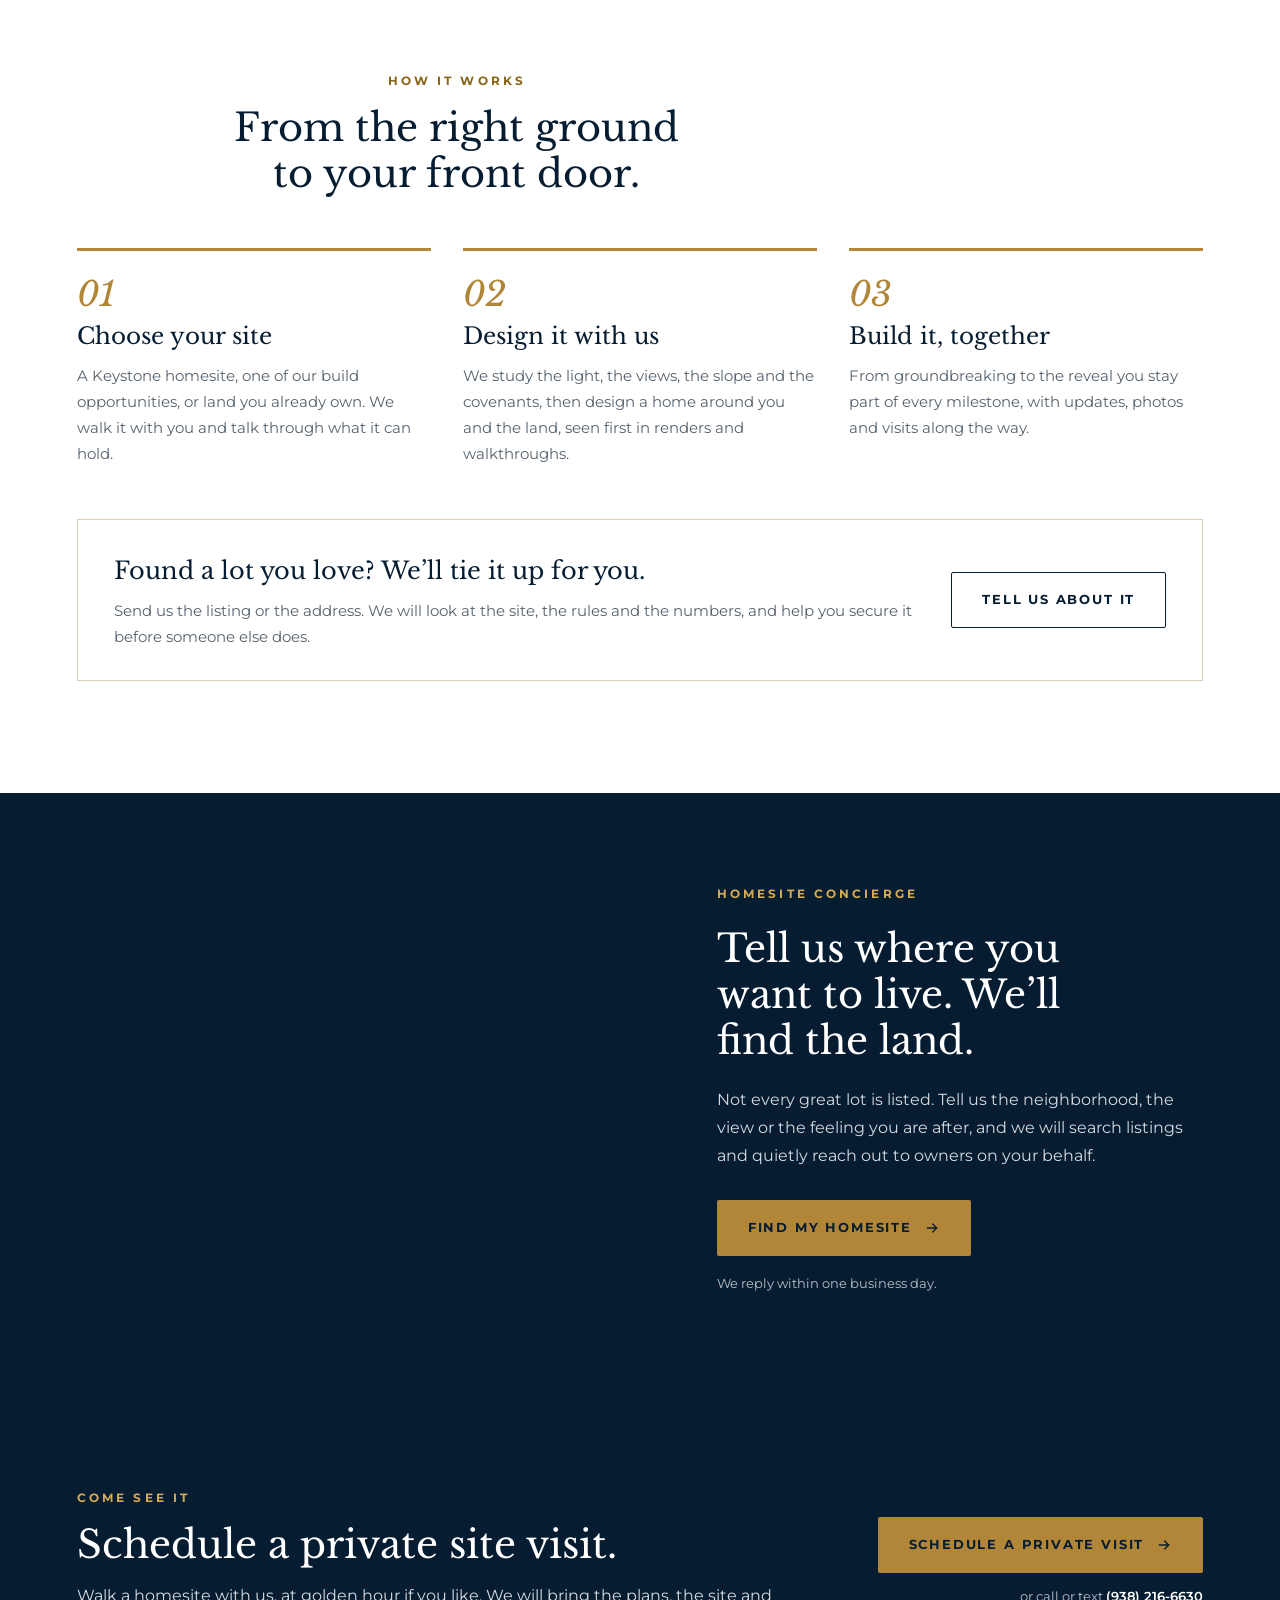
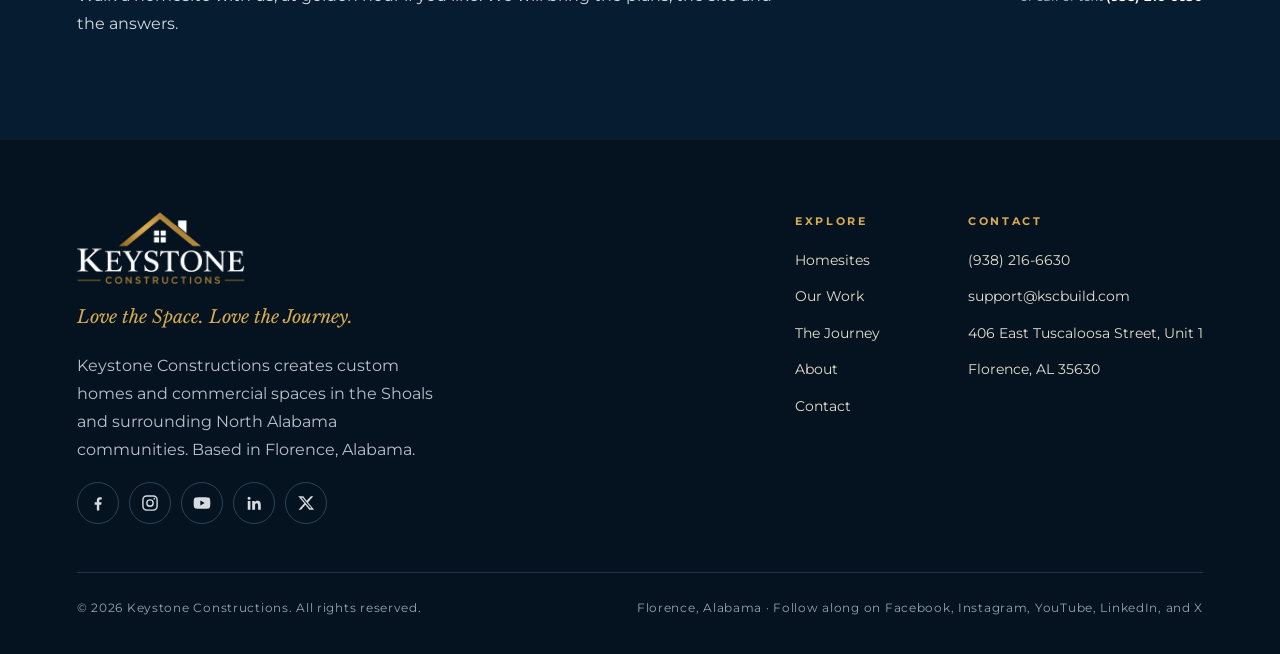
<file: homesites/index.html>
<!doctype html>
<html lang="en">
<head>
<meta charset="utf-8">
<meta name="viewport" content="width=device-width, initial-scale=1, viewport-fit=cover">
<title>Homesites &amp; Build Opportunities | Keystone Constructions</title>
<meta name="description" content="Keystone homesites with homes designed for them at The Grove in Florence, Alabama and Cassity Farm near Lexington, Kentucky, plus hand-picked lots across the Shoals and Nashville.">
<meta name="robots" content="index, follow, max-image-preview:large">
<link rel="canonical" href="https://kscbuild.com/homesites/">
<meta name="theme-color" content="#061C31">
<meta name="author" content="Keystone Constructions">
<meta property="og:type" content="website"><meta property="og:site_name" content="Keystone Constructions"><meta property="og:locale" content="en_US">
<meta property="og:title" content="Homesites &amp; Build Opportunities | Keystone Constructions"><meta property="og:description" content="Keystone homesites with homes designed for them at The Grove in Florence, Alabama and Cassity Farm near Lexington, Kentucky, plus hand-picked lots across the Shoals and Nashville."><meta property="og:url" content="https://kscbuild.com/homesites/">
<meta property="og:image" content="https://kscbuild.com/assets/img/og-homesites.jpg"><meta property="og:image:width" content="1200"><meta property="og:image:height" content="630"><meta property="og:image:alt" content="Homesites &amp; Build Opportunities | Keystone Constructions">
<meta name="twitter:card" content="summary_large_image"><meta name="twitter:title" content="Homesites &amp; Build Opportunities | Keystone Constructions"><meta name="twitter:description" content="Keystone homesites with homes designed for them at The Grove in Florence, Alabama and Cassity Farm near Lexington, Kentucky, plus hand-picked lots across the Shoals and Nashville."><meta name="twitter:image" content="https://kscbuild.com/assets/img/og-homesites.jpg"><meta name="twitter:site" content="@kscbuild">
<link rel="icon" href="../assets/icons/favicon.ico" sizes="any"><link rel="icon" type="image/png" sizes="32x32" href="../assets/icons/icon-32.png"><link rel="icon" type="image/png" sizes="192x192" href="../assets/icons/icon-192.png"><link rel="apple-touch-icon" href="../assets/icons/icon-180.png">
<link rel="manifest" href="../site.webmanifest">
<link rel="preconnect" href="https://fonts.googleapis.com"><link rel="preconnect" href="https://fonts.gstatic.com" crossorigin>
<link rel="preload" as="image" href="../assets/img/logo-360.png">
<link rel="stylesheet" href="../assets/css/styles.css">
<link rel="stylesheet" href="../assets/css/homesites.css">
<link rel="stylesheet" href="https://fonts.googleapis.com/css2?family=Libre+Baskerville:ital,wght@0,400;0,700;1,400&family=Montserrat:wght@400;500;600;700&display=swap">
<script type="application/ld+json">[{"@context":"https://schema.org","@type":["HomeAndConstructionBusiness","GeneralContractor"],"@id":"https://kscbuild.com/#business","name":"Keystone Constructions","alternateName":"KSC","url":"https://kscbuild.com/","logo":"https://kscbuild.com/assets/img/logo-720.png","image":"https://kscbuild.com/assets/img/og-keystone.jpg","slogan":"Love the Space. Love the Journey.","description":"Design-led custom homes and commercial spaces in the Shoals and North Alabama. Beautifully designed, uniquely yours, and a joy to create.","telephone":"+19382166630","email":"support@kscbuild.com","address":{"@type":"PostalAddress","streetAddress":"406 East Tuscaloosa Street, Unit 1","addressLocality":"Florence","addressRegion":"AL","postalCode":"35630","addressCountry":"US"},"areaServed":[{"@type":"City","name":"Florence, Alabama"},{"@type":"City","name":"Muscle Shoals, Alabama"},{"@type":"City","name":"Sheffield, Alabama"},{"@type":"City","name":"Tuscumbia, Alabama"},{"@type":"AdministrativeArea","name":"The Shoals, Alabama"},{"@type":"AdministrativeArea","name":"North Alabama"}],"founder":{"@type":"Person","name":"Zaman Shah","jobTitle":"Founder","image":"https://kscbuild.com/assets/img/zaman-shah-780.jpg"},"knowsAbout":["Custom home building","Residential construction","Homesite selection","Residential development","Commercial construction","Medical office buildings","Design-build"],"makesOffer":[{"@type":"Offer","itemOffered":{"@type":"Service","name":"Custom homes","areaServed":"North Alabama"}},{"@type":"Offer","itemOffered":{"@type":"Service","name":"Homesite search and lot matching","areaServed":"North Alabama"}},{"@type":"Offer","itemOffered":{"@type":"Service","name":"Residential communities","areaServed":"North Alabama"}},{"@type":"Offer","itemOffered":{"@type":"Service","name":"Commercial spaces","areaServed":"North Alabama"}}],"sameAs":["https://www.facebook.com/share/1MYCGWRBaP/?mibextid=wwXIfr","https://www.instagram.com/kscbuild","https://www.youtube.com/@KSCbuild","https://www.linkedin.com/company/keystone-constructions-alabama/","https://x.com/kscbuild"],"priceRange":"$$$"},{"@context":"https://schema.org","@type":"WebSite","@id":"https://kscbuild.com/#website","url":"https://kscbuild.com/","name":"Keystone Constructions","publisher":{"@id":"https://kscbuild.com/#business"},"inLanguage":"en-US"},{"@context":"https://schema.org","@type":"WebPage","@id":"https://kscbuild.com/homesites/#webpage","url":"https://kscbuild.com/homesites/","name":"Homesites &amp; Build Opportunities | Keystone Constructions","description":"Keystone homesites with homes designed for them at The Grove in Florence, Alabama and Cassity Farm near Lexington, Kentucky, plus hand-picked lots across the Shoals and Nashville.","isPartOf":{"@id":"https://kscbuild.com/#website"},"about":{"@id":"https://kscbuild.com/#business"},"primaryImageOfPage":"https://kscbuild.com/assets/img/og-homesites.jpg","inLanguage":"en-US"},{"@context":"https://schema.org","@type":"BreadcrumbList","itemListElement":[{"@type":"ListItem","position":1,"name":"Home","item":"https://kscbuild.com/"},{"@type":"ListItem","position":2,"name":"Homesites","item":"https://kscbuild.com/homesites/"}]}]</script>
</head>
<body class="has-mbar">
<a class="skip" href="#main">Skip to content</a>
<div class="topbar"><div class="wrap"><div class="l"><span>Florence, Alabama</span><span class="tag">Love the Space. Love the Journey.</span></div><div class="r"><a class="mail" href="mailto:support@kscbuild.com">support@kscbuild.com</a><a class="tel" href="tel:+19382166630">(938) 216-6630</a></div></div></div>
<header class="site-header"><div class="wrap">
<a class="brand" href="../" aria-label="Keystone Constructions home"><img src="../assets/img/logo-360.png" srcset="../assets/img/logo-360.png 1x, ../assets/img/logo-720.png 2x" width="1162" height="496" alt="Keystone Constructions"></a>
<button class="menu-btn" type="button" aria-expanded="false" aria-controls="site-nav" aria-label="Open menu"><svg viewBox="0 0 24 24" fill="none" stroke="currentColor" stroke-width="2" stroke-linecap="round" aria-hidden="true"><path d="M4 7h16M4 12h16M4 17h16"/></svg></button>
<nav class="nav" id="site-nav" aria-label="Primary"><ul><li><a class="navlink" href="../homesites/" aria-current="page">Homesites</a></li><li><a class="navlink" href="../our-work/">Our Work</a></li><li><a class="navlink" href="../the-journey/">The Journey</a></li><li><a class="navlink" href="../about/">About</a></li><li><a class="navlink" href="../contact/">Contact</a></li></ul><a class="btn btn-navy btn-sm" href="../contact/#inquiry">Start your journey<svg viewBox="0 0 24 24" fill="none" stroke="currentColor" stroke-width="2" stroke-linecap="round" stroke-linejoin="round" aria-hidden="true"><path d="M5 12h14"/><path d="M13 6l6 6-6 6"/></svg></a></nav>
</div></header>
<main id="main">
<section class="hero" style="--hero-h:600px"><div class="media" aria-hidden="true"><picture><source type="image/webp" srcset="../assets/img/homesites-aerial-480.webp 480w, ../assets/img/homesites-aerial-800.webp 800w, ../assets/img/homesites-aerial-1200.webp 1200w, ../assets/img/homesites-aerial-1344.webp 1344w" sizes="100vw"><img src="../assets/img/homesites-aerial-1344.jpg" srcset="../assets/img/homesites-aerial-480.jpg 480w, ../assets/img/homesites-aerial-800.jpg 800w, ../assets/img/homesites-aerial-1200.jpg 1200w, ../assets/img/homesites-aerial-1344.jpg 1344w" sizes="100vw" width="1344" height="752" alt="" fetchpriority="high"></picture></div><div class="wrap"><div class="inner">
<p class="eyebrow on-dark reveal d1">Homesites &amp; build opportunities</p>
<h1 class="h-xl reveal d2">Find the place your home belongs.</h1>
<p class="lede reveal d3">The best homes begin with the right ground. Explore the homesites Keystone holds, each with a home designed for it, and a hand-picked collection of lots where we would love to design and build for you.</p>
<div class="ctas reveal d4"><a class="btn btn-gold" href="#homesites">Keystone homesites<svg viewBox="0 0 24 24" fill="none" stroke="currentColor" stroke-width="2" stroke-linecap="round" stroke-linejoin="round" aria-hidden="true"><path d="M5 12h14"/><path d="M13 6l6 6-6 6"/></svg></a><a class="btn btn-ghost" href="#opportunities">Build opportunities</a></div>
</div></div><div class="badge"><span class="k">4 Keystone homesites remaining</span><span class="v">Florence, Alabama · Lexington, Kentucky</span></div></section><div class="define"><div class="wrap"><div class="item"><span class="tagx gold">Keystone homesite</span><p>A lot Keystone holds, with a home we have designed for it. Reserve it, make the finishes yours, and we build it start to finish.</p></div>
<div class="item"><span class="tagx navy">Build opportunity</span><p>A lot offered by its owner that we have studied and imagined a home for. We help you secure it, then design and build.</p></div></div></div><section class="section" id="homesites"><div class="wrap stack">
<div class="head-row"><div class="head"><p class="eyebrow">Keystone homesites</p><h2 class="h2">Four homesites. Two remarkable places.</h2><p class="body">Keystone holds homesites in two of the most sought-after settings we know: a gated enclave just north of Florence, and a new luxury community on the edge of Lexington. Each one has a home designed to belong on it.</p></div>
<div class="count"><span class="n">4</span><span class="k">Homesites remaining</span></div></div>
<div class="place-head"><div class="t"><span class="where">Florence, Alabama</span><h3><a href="../grove/">The Grove</a></h3><p class="body sm">A gated neighborhood of luxury homes just north of Florence, with generous setbacks, mature trees and covenants that keep every street beautiful. Two Keystone residences, designed and ready to be built for you.</p></div><div class="mini"><span class="n">2</span><span class="k">homesites</span></div></div>
<div class="lots"><article class="lot">
<a class="ph" href="../grove/lot-17/" aria-label="The Grove, Lot 17"><picture><source type="image/webp" srcset="../assets/img/grove-lot17-home-480.webp 480w, ../assets/img/grove-lot17-home-800.webp 800w, ../assets/img/grove-lot17-home-1200.webp 1200w, ../assets/img/grove-lot17-home-1600.webp 1600w, ../assets/img/grove-lot17-home-1774.webp 1774w" sizes="(max-width: 900px) 100vw, 46vw"><img src="../assets/img/grove-lot17-home-1774.jpg" srcset="../assets/img/grove-lot17-home-480.jpg 480w, ../assets/img/grove-lot17-home-800.jpg 800w, ../assets/img/grove-lot17-home-1200.jpg 1200w, ../assets/img/grove-lot17-home-1600.jpg 1600w, ../assets/img/grove-lot17-home-1774.jpg 1774w" sizes="(max-width: 900px) 100vw, 46vw" width="1774" height="887" alt="Proposed home for The Grove Lot 17: a two-story cream brick home with black-framed windows, a steep charcoal roof and glass double entry doors" style="object-position:50% 50%" loading="lazy" decoding="async"></picture><div class="tags"><span class="tagx green">Available</span><span class="tagx gold">Keystone homesite</span></div><span class="corner tagx navy">Proposed design</span></a>
<div class="bd"><div class="tt"><h3><a href="../grove/lot-17/">The Grove, Lot 17</a></h3><span class="loc">Florence (St. Florian), AL</span></div>
<p class="ds">Cream brick, black-framed windows and a two-story great room, with the owner&#8217;s and guest suites on the main level.</p>
<div class="facts"><div class="fact"><span class="k">Home</span><span class="v">3,650 sq ft</span></div><div class="fact"><span class="k">Bedrooms</span><span class="v">4 bed · 4 bath</span></div><div class="fact"><span class="k">Main level</span><span class="v">2 suites</span></div><div class="fact"><span class="k">Setting</span><span class="v">Gated</span></div></div>
<div class="pr"><div class="price"><span class="k">Home + homesite</span><span class="v">$899,000</span></div><a class="btn btn-navy" href="../grove/lot-17/">View the home<svg viewBox="0 0 24 24" fill="none" stroke="currentColor" stroke-width="2" stroke-linecap="round" stroke-linejoin="round" aria-hidden="true"><path d="M5 12h14"/><path d="M13 6l6 6-6 6"/></svg></a></div>
</div></article><article class="lot">
<a class="ph" href="../grove/lot-18/" aria-label="The Grove, Lot 18"><picture><source type="image/webp" srcset="../assets/img/grove-lot18-home-480.webp 480w, ../assets/img/grove-lot18-home-800.webp 800w, ../assets/img/grove-lot18-home-1200.webp 1200w, ../assets/img/grove-lot18-home-1448.webp 1448w" sizes="(max-width: 900px) 100vw, 46vw"><img src="../assets/img/grove-lot18-home-1448.jpg" srcset="../assets/img/grove-lot18-home-480.jpg 480w, ../assets/img/grove-lot18-home-800.jpg 800w, ../assets/img/grove-lot18-home-1200.jpg 1200w, ../assets/img/grove-lot18-home-1448.jpg 1448w" sizes="(max-width: 900px) 100vw, 46vw" width="1448" height="1086" alt="Proposed home for The Grove Lot 18: a French-inspired limestone and brick estate with arched windows, three chimneys and two garage pavilions framing a motor court at dusk" style="object-position:50% 8%" loading="lazy" decoding="async"></picture><div class="tags"><span class="tagx green">Available</span><span class="tagx gold">Keystone homesite</span><span class="tagx linen">Signature residence</span></div><span class="corner tagx navy">Proposed design</span></a>
<div class="bd"><div class="tt"><h3><a href="../grove/lot-18/">The Grove, Lot 18</a></h3><span class="loc">Florence (St. Florian), AL</span></div>
<p class="ds">A French-inspired limestone estate on 1.47 acres, with a pool, a four-car garage and 1.2 acres of open green beside it.</p>
<div class="facts"><div class="fact"><span class="k">Home</span><span class="v">5,500 sq ft</span></div><div class="fact"><span class="k">Homesite</span><span class="v">1.47 acres</span></div><div class="fact"><span class="k">Open green</span><span class="v">+1.2 acres</span></div><div class="fact"><span class="k">Garage</span><span class="v">4 cars</span></div></div>
<div class="pr"><div class="price"><span class="k">Home + homesite</span><span class="v">$1,390,000</span></div><a class="btn btn-navy" href="../grove/lot-18/">View the home<svg viewBox="0 0 24 24" fill="none" stroke="currentColor" stroke-width="2" stroke-linecap="round" stroke-linejoin="round" aria-hidden="true"><path d="M5 12h14"/><path d="M13 6l6 6-6 6"/></svg></a></div>
</div></article></div>
<div class="std"><div class="l"><svg viewBox="0 0 24 24" fill="none" stroke-width="2.2" stroke-linecap="round" stroke-linejoin="round" aria-hidden="true"><path d="M20 6L9 17l-5-5"/></svg><p>Both proposed homes meet The Grove&#8217;s standards: at least 80% brick or masonry, main roofs at a 9/12 pitch or steeper, and 3,500 square feet or more of living space. Homes shown are artist renderings.</p></div><a class="link" href="../assets/docs/the-grove-covenants.pdf" target="_blank" rel="noopener">Neighborhood covenants (PDF)<svg viewBox="0 0 24 24" fill="none" stroke="currentColor" stroke-width="2" stroke-linecap="round" stroke-linejoin="round" aria-hidden="true"><path d="M5 12h14"/><path d="M13 6l6 6-6 6"/></svg></a></div>
<div class="place-head" style="margin-top:24px"><div class="t"><span class="where">Lexington &amp; Nicholasville, Kentucky</span><h3><a href="../cassity-farm/">Cassity Farm</a></h3><p class="body sm">Jessamine County&#8217;s newest luxury community: a historic farm on Harrodsburg Road at the Lexington line, planned around open land, a restored barn and architecture made to last. Two exquisite Keystone residences of four bedrooms and four baths, ready to be built for you.</p></div><div class="mini"><span class="n">2</span><span class="k">homesites</span></div></div>
<div class="lots"><article class="lot">
<a class="ph" href="../cassity-farm/#lot-25" aria-label="Cassity Farm, Lot 25"><picture><source type="image/webp" srcset="../assets/img/cassity-lot25-home-480.webp 480w, ../assets/img/cassity-lot25-home-800.webp 800w, ../assets/img/cassity-lot25-home-1200.webp 1200w, ../assets/img/cassity-lot25-home-1536.webp 1536w" sizes="(max-width: 900px) 100vw, 46vw"><img src="../assets/img/cassity-lot25-home-1536.jpg" srcset="../assets/img/cassity-lot25-home-480.jpg 480w, ../assets/img/cassity-lot25-home-800.jpg 800w, ../assets/img/cassity-lot25-home-1200.jpg 1200w, ../assets/img/cassity-lot25-home-1536.jpg 1536w" sizes="(max-width: 900px) 100vw, 46vw" width="1536" height="1024" alt="Proposed home for Cassity Farm Lot 25: a cream brick home with steep gables, arched black windows, black shutters and an arched lantern-lit entry above a circular drive" loading="lazy" decoding="async"></picture><div class="tags"><span class="tagx green">Now reserving</span><span class="tagx gold">Keystone homesite</span></div><span class="corner tagx navy">Proposed design</span></a>
<div class="bd"><div class="tt"><h3><a href="../cassity-farm/#lot-25">Cassity Farm, Lot 25</a></h3><span class="loc">Nicholasville, KY</span></div>
<p class="ds">Cream brick and steep gables, arched black windows with shutters, and an arched entry lit by lanterns.</p>
<div class="facts"><div class="fact"><span class="k">Home</span><span class="v">3,500 sq ft</span></div><div class="fact"><span class="k">Bedrooms</span><span class="v">4 bed · 4 bath</span></div><div class="fact"><span class="k">Frontage</span><span class="v">80 ft</span></div><div class="fact"><span class="k">Homesite</span><span class="v">0.34 acres</span></div></div>
<div class="pr"><div class="price"><span class="k">Home + homesite</span><span class="v ask">Pricing on request</span></div><a class="btn btn-navy" href="../contact/?homesite=keystone&amp;lot=cassity-farm-lot-25#inquiry">Request details<svg viewBox="0 0 24 24" fill="none" stroke="currentColor" stroke-width="2" stroke-linecap="round" stroke-linejoin="round" aria-hidden="true"><path d="M5 12h14"/><path d="M13 6l6 6-6 6"/></svg></a></div>
</div></article><article class="lot">
<a class="ph" href="../cassity-farm/#lot-36" aria-label="Cassity Farm, Lot 36"><picture><source type="image/webp" srcset="../assets/img/cassity-lot36-home-480.webp 480w, ../assets/img/cassity-lot36-home-800.webp 800w, ../assets/img/cassity-lot36-home-1200.webp 1200w, ../assets/img/cassity-lot36-home-1536.webp 1536w" sizes="(max-width: 900px) 100vw, 46vw"><img src="../assets/img/cassity-lot36-home-1536.jpg" srcset="../assets/img/cassity-lot36-home-480.jpg 480w, ../assets/img/cassity-lot36-home-800.jpg 800w, ../assets/img/cassity-lot36-home-1200.jpg 1200w, ../assets/img/cassity-lot36-home-1536.jpg 1536w" sizes="(max-width: 900px) 100vw, 46vw" width="1536" height="1024" alt="Proposed home for Cassity Farm Lot 36: a whitewashed brick home with a two-story wall of black-framed windows, standing-seam metal accents and cedar porch posts" loading="lazy" decoding="async"></picture><div class="tags"><span class="tagx green">Now reserving</span><span class="tagx gold">Keystone homesite</span></div><span class="corner tagx navy">Proposed design</span></a>
<div class="bd"><div class="tt"><h3><a href="../cassity-farm/#lot-36">Cassity Farm, Lot 36</a></h3><span class="loc">Nicholasville, KY</span></div>
<p class="ds">Whitewashed brick, a two-story wall of glass, and warm accents of cedar and standing-seam metal.</p>
<div class="facts"><div class="fact"><span class="k">Home</span><span class="v">3,800 sq ft</span></div><div class="fact"><span class="k">Bedrooms</span><span class="v">4 bed · 4 bath</span></div><div class="fact"><span class="k">Frontage</span><span class="v">84 ft</span></div><div class="fact"><span class="k">Homesite</span><span class="v">0.37 acres</span></div></div>
<div class="pr"><div class="price"><span class="k">Home + homesite</span><span class="v ask">Pricing on request</span></div><a class="btn btn-navy" href="../contact/?homesite=keystone&amp;lot=cassity-farm-lot-36#inquiry">Request details<svg viewBox="0 0 24 24" fill="none" stroke="currentColor" stroke-width="2" stroke-linecap="round" stroke-linejoin="round" aria-hidden="true"><path d="M5 12h14"/><path d="M13 6l6 6-6 6"/></svg></a></div>
</div></article></div>
<div class="locpanel"><div class="pic"><picture><source type="image/webp" srcset="../assets/img/bluegrass-pasture-480.webp 480w, ../assets/img/bluegrass-pasture-800.webp 800w, ../assets/img/bluegrass-pasture-1200.webp 1200w, ../assets/img/bluegrass-pasture-1344.webp 1344w" sizes="(max-width: 900px) 100vw, 55vw"><img src="../assets/img/bluegrass-pasture-1344.jpg" srcset="../assets/img/bluegrass-pasture-480.jpg 480w, ../assets/img/bluegrass-pasture-800.jpg 800w, ../assets/img/bluegrass-pasture-1200.jpg 1200w, ../assets/img/bluegrass-pasture-1344.jpg 1344w" sizes="(max-width: 900px) 100vw, 55vw" width="1344" height="752" alt="Bluegrass pasture with a black plank horse fence and a restored tobacco barn at golden hour" loading="lazy" decoding="async"></picture>
<div class="cap"><span class="k">The neighbor next door</span><span class="v">Historic Keene and Keene Trace Golf Club, a private club with two 18-hole courses that has hosted the PGA Tour.</span></div></div>
<div class="txt"><p class="eyebrow on-dark">Where Lexington meets Nicholasville</p><p class="h">Country quiet on Harrodsburg Road, with all of Lexington minutes away.</p>
<div class="drive"><div><span>The Fountains shopping &amp; dining</span><span>About 2 min</span></div><div><span>The Summit at Fritz Farm</span><span>About 10 min</span></div><div><span>Keeneland</span><span>About 10 min</span></div><div><span>Blue Grass Airport</span><span>About 10 min</span></div><div><span>University of Kentucky &amp; UK HealthCare</span><span>About 20 min</span></div><div><span>Baptist Health &amp; CHI Saint Joseph</span><span>About 20 min</span></div></div><p class="note">Typical drive times by car.</p></div></div>
<div class="checks "><div class="chk"><svg viewBox="0 0 24 24" fill="none" stroke-width="2.2" stroke-linecap="round" stroke-linejoin="round" aria-hidden="true"><path d="M20 6L9 17l-5-5"/></svg><div><span class="k">Open land</span><p>More than 11 acres of planned open space across the community.</p></div></div><div class="chk"><svg viewBox="0 0 24 24" fill="none" stroke-width="2.2" stroke-linecap="round" stroke-linejoin="round" aria-hidden="true"><path d="M20 6L9 17l-5-5"/></svg><div><span class="k">The barn</span><p>A renovated tobacco barn becomes the residents&#8217; gathering place, with pickleball courts beside it.</p></div></div><div class="chk"><svg viewBox="0 0 24 24" fill="none" stroke-width="2.2" stroke-linecap="round" stroke-linejoin="round" aria-hidden="true"><path d="M20 6L9 17l-5-5"/></svg><div><span class="k">Built for basements</span><p>Every lot is planned to support a basement, for room to grow below.</p></div></div><div class="chk"><svg viewBox="0 0 24 24" fill="none" stroke-width="2.2" stroke-linecap="round" stroke-linejoin="round" aria-hidden="true"><path d="M20 6L9 17l-5-5"/></svg><div><span class="k">Modern services</span><p>Public water and sewer, natural gas and fiber internet planned throughout.</p></div></div></div>
<div class="std"><div class="l"><svg viewBox="0 0 24 24" fill="none" stroke-width="2.2" stroke-linecap="round" stroke-linejoin="round" aria-hidden="true"><path d="M20 6L9 17l-5-5"/></svg><p>Both proposed homes follow Cassity Farm&#8217;s architectural standards: two-story homes of 2,900 square feet or more, masonry exteriors and garages that face the side, never the street. Homesites are expected to be ready in 2027. Homes shown are artist renderings.</p></div></div>
</div></section><section class="section linen" id="opportunities"><div class="wrap stack">
<div class="opp-top"><div class="head"><p class="eyebrow">Build opportunities</p><h2 class="h2">Lots we would love to build on.</h2>
<p class="body">We watch the market for exceptional land across the Shoals and greater Nashville: lakefront lots on Wilson Lake, hilltops in Franklin, wide acres in Brentwood. For each one, we study the site and imagine the home it deserves. The lot is offered by its owner. We help you secure it, then design and build your home.</p>
<div class="chips" role="group" aria-label="Filter by region"><button type="button" data-region="all" aria-pressed="true">All regions</button><button type="button" data-region="shoals" aria-pressed="false">The Shoals</button><button type="button" data-region="nash" aria-pressed="false">Greater Nashville</button></div></div>
<div class="map"><svg viewBox="0 0 520 330" role="img" aria-label="Map of The Grove near Florence, Alabama and build opportunities in the Shoals and greater Nashville"><rect width="520" height="330" fill="#061C31"/><line x1="58" y1="0" x2="58" y2="330" stroke="#0E2A44"/><line x1="116" y1="0" x2="116" y2="330" stroke="#0E2A44"/><line x1="174" y1="0" x2="174" y2="330" stroke="#0E2A44"/><line x1="232" y1="0" x2="232" y2="330" stroke="#0E2A44"/><line x1="290" y1="0" x2="290" y2="330" stroke="#0E2A44"/><line x1="348" y1="0" x2="348" y2="330" stroke="#0E2A44"/><line x1="406" y1="0" x2="406" y2="330" stroke="#0E2A44"/><line x1="464" y1="0" x2="464" y2="330" stroke="#0E2A44"/><line x1="0" y1="227.0" x2="520" y2="227.0" stroke="#4E6A85" stroke-dasharray="4 5"/><text x="500" y="219.0" text-anchor="end" font-family="Montserrat, sans-serif" font-size="10" letter-spacing="2" fill="#8FA3B8">TENNESSEE</text><text x="500" y="245.0" text-anchor="end" font-family="Montserrat, sans-serif" font-size="10" letter-spacing="2" fill="#8FA3B8">ALABAMA</text><path d="M 143.4 256.4 C 235.6 197.8, 284.4 139.5, 340.9 92.0" fill="none" stroke="#B18638" stroke-dasharray="2 6" opacity="0.7"/><circle cx="143.4" cy="256.4" r="4.5" fill="#fff" stroke="#061C31" stroke-width="2"/><text x="133.4" y="260.4" text-anchor="end" font-family="Montserrat, sans-serif" font-size="11" fill="#E6DFD0">Florence</text><circle cx="145.8" cy="264.2" r="4.5" fill="#fff" stroke="#061C31" stroke-width="2"/><text x="135.8" y="278.2" text-anchor="end" font-family="Montserrat, sans-serif" font-size="11" fill="#E6DFD0">Muscle Shoals</text><circle cx="177.4" cy="246.9" r="4.5" fill="#fff" stroke="#061C31" stroke-width="2"/><text x="187.4" y="250.9" text-anchor="start" font-family="Montserrat, sans-serif" font-size="11" fill="#E6DFD0">Killen</text><circle cx="156.6" cy="245.7" r="7" fill="#D7AB52" stroke="#061C31" stroke-width="2"/><text x="166.6" y="237.7" text-anchor="start" font-family="Montserrat, sans-serif" font-size="11" fill="#D7AB52">The Grove</text><circle cx="340.9" cy="92.0" r="4.5" fill="#fff" stroke="#061C31" stroke-width="2"/><text x="330.9" y="96.0" text-anchor="end" font-family="Montserrat, sans-serif" font-size="11" fill="#E6DFD0">Franklin</text><circle cx="361.9" cy="76.3" r="4.5" fill="#fff" stroke="#061C31" stroke-width="2"/><text x="371.9" y="80.3" text-anchor="start" font-family="Montserrat, sans-serif" font-size="11" fill="#E6DFD0">Brentwood</text><circle cx="362.4" cy="57.3" r="4.5" fill="#fff" stroke="#061C31" stroke-width="2"/><text x="372.4" y="61.3" text-anchor="start" font-family="Montserrat, sans-serif" font-size="11" fill="#E6DFD0">Nashville</text><text x="260.2" y="174.2" font-family="Libre Baskerville, Georgia, serif" font-style="italic" font-size="12" fill="#D7AB52">about two hours</text><g transform="translate(24,24)"><circle cx="6" cy="6" r="6" fill="#D7AB52" stroke="#061C31" stroke-width="2"/><text x="18" y="10" font-family="Montserrat, sans-serif" font-size="10" fill="#E6DFD0">Keystone homesites</text><circle cx="6" cy="26" r="4.5" fill="#fff" stroke="#061C31" stroke-width="2"/><text x="18" y="30" font-family="Montserrat, sans-serif" font-size="10" fill="#E6DFD0">Build opportunities</text></g></svg></div></div>
<div data-group="shoals"><div class="og-head"><h3>The Shoals</h3><span>Wilson Lake &amp; the Tennessee River</span></div><div class="opps"><article class="opp"><div class="ph"><picture><source type="image/webp" srcset="../assets/img/opp-hunter-pointe-480.webp 480w, ../assets/img/opp-hunter-pointe-800.webp 800w, ../assets/img/opp-hunter-pointe-1024.webp 1024w" sizes="(max-width: 560px) 100vw, (max-width: 1100px) 50vw, 25vw"><img src="../assets/img/opp-hunter-pointe-1024.jpg" srcset="../assets/img/opp-hunter-pointe-480.jpg 480w, ../assets/img/opp-hunter-pointe-800.jpg 800w, ../assets/img/opp-hunter-pointe-1024.jpg 1024w" sizes="(max-width: 560px) 100vw, (max-width: 1100px) 50vw, 25vw" width="1024" height="688" alt="Concept lake home stepping down a wooded slope to a covered boat dock on Wilson Lake" loading="lazy" decoding="async"></picture><span class="tagx navy">Build opportunity</span></div>
<div class="bd"><div><h4>Hunter Pointe</h4><div class="loc">Muscle Shoals, AL</div></div><div class="sz">0.55 ac · 175 ft on Wilson Lake</div><p class="nt">Main-channel views, dock and seawall permits approved</p>
<div class="lp"><span>Lot offered at</span><span>$499,500</span></div>
<a class="go" href="../contact/?homesite=find&amp;lot=hunter-pointe#inquiry">Secure this lot with Keystone<svg viewBox="0 0 24 24" fill="none" stroke="currentColor" stroke-width="2" stroke-linecap="round" stroke-linejoin="round" aria-hidden="true"><path d="M5 12h14"/><path d="M13 6l6 6-6 6"/></svg></a>
<p class="by">Offered by the current owner · subject to availability</p></div></article><article class="opp"><div class="ph"><picture><source type="image/webp" srcset="../assets/img/opp-lingerlost-landing-480.webp 480w, ../assets/img/opp-lingerlost-landing-800.webp 800w, ../assets/img/opp-lingerlost-landing-1024.webp 1024w" sizes="(max-width: 560px) 100vw, (max-width: 1100px) 50vw, 25vw"><img src="../assets/img/opp-lingerlost-landing-1024.jpg" srcset="../assets/img/opp-lingerlost-landing-480.jpg 480w, ../assets/img/opp-lingerlost-landing-800.jpg 800w, ../assets/img/opp-lingerlost-landing-1024.jpg 1024w" sizes="(max-width: 560px) 100vw, (max-width: 1100px) 50vw, 25vw" width="1024" height="688" alt="Concept lake estate with a loggia, terrace pool and lit pier on Wilson Lake at dusk" loading="lazy" decoding="async"></picture><span class="tagx navy">Build opportunity</span></div>
<div class="bd"><div><h4>Lingerlost Landing</h4><div class="loc">Killen, AL</div></div><div class="sz">1.91 ac · 146 ft on Wilson Lake</div><p class="nt">Nearly two acres sloping gently to the water</p>
<div class="lp"><span>Lot offered at</span><span>$750,000</span></div>
<a class="go" href="../contact/?homesite=find&amp;lot=lingerlost-landing#inquiry">Secure this lot with Keystone<svg viewBox="0 0 24 24" fill="none" stroke="currentColor" stroke-width="2" stroke-linecap="round" stroke-linejoin="round" aria-hidden="true"><path d="M5 12h14"/><path d="M13 6l6 6-6 6"/></svg></a>
<p class="by">Offered by the current owner · subject to availability</p></div></article><article class="opp"><div class="ph"><picture><source type="image/webp" srcset="../assets/img/opp-natures-cove-480.webp 480w, ../assets/img/opp-natures-cove-800.webp 800w, ../assets/img/opp-natures-cove-1024.webp 1024w" sizes="(max-width: 560px) 100vw, (max-width: 1100px) 50vw, 25vw"><img src="../assets/img/opp-natures-cove-1024.jpg" srcset="../assets/img/opp-natures-cove-480.jpg 480w, ../assets/img/opp-natures-cove-800.jpg 800w, ../assets/img/opp-natures-cove-1024.jpg 1024w" sizes="(max-width: 560px) 100vw, (max-width: 1100px) 50vw, 25vw" width="1024" height="688" alt="Concept lake home with a screened porch on a point lot beside a two-slip boat dock" loading="lazy" decoding="async"></picture><span class="tagx navy">Build opportunity</span></div>
<div class="bd"><div><h4>Natures Cove</h4><div class="loc">Florence, AL</div></div><div class="sz">0.68 ac point lot · 160 × 258 ft</div><p class="nt">Water on two sides, two-slip dock with lift</p>
<div class="lp"><span>Lot offered at</span><span>$449,000</span></div>
<a class="go" href="../contact/?homesite=find&amp;lot=natures-cove#inquiry">Secure this lot with Keystone<svg viewBox="0 0 24 24" fill="none" stroke="currentColor" stroke-width="2" stroke-linecap="round" stroke-linejoin="round" aria-hidden="true"><path d="M5 12h14"/><path d="M13 6l6 6-6 6"/></svg></a>
<p class="by">Offered by the current owner · subject to availability</p></div></article><article class="opp"><div class="ph"><picture><source type="image/webp" srcset="../assets/img/opp-donnegan-shores-480.webp 480w, ../assets/img/opp-donnegan-shores-800.webp 800w, ../assets/img/opp-donnegan-shores-1024.webp 1024w" sizes="(max-width: 560px) 100vw, (max-width: 1100px) 50vw, 25vw"><img src="../assets/img/opp-donnegan-shores-1024.jpg" srcset="../assets/img/opp-donnegan-shores-480.jpg 480w, ../assets/img/opp-donnegan-shores-800.jpg 800w, ../assets/img/opp-donnegan-shores-1024.jpg 1024w" sizes="(max-width: 560px) 100vw, (max-width: 1100px) 50vw, 25vw" width="1024" height="688" alt="Concept white brick home on a waterfront cul-de-sac lot at sunset" loading="lazy" decoding="async"></picture><span class="tagx navy">Build opportunity</span></div>
<div class="bd"><div><h4>Donnegan Shores</h4><div class="loc">Muscle Shoals, AL</div></div><div class="sz">1.01 ac · 119 ft waterfront</div><p class="nt">Cleared cul-de-sac lot with sewer and natural gas</p>
<div class="lp"><span>Lot offered at</span><span>$369,000</span></div>
<a class="go" href="../contact/?homesite=find&amp;lot=donnegan-shores#inquiry">Secure this lot with Keystone<svg viewBox="0 0 24 24" fill="none" stroke="currentColor" stroke-width="2" stroke-linecap="round" stroke-linejoin="round" aria-hidden="true"><path d="M5 12h14"/><path d="M13 6l6 6-6 6"/></svg></a>
<p class="by">Offered by the current owner · subject to availability</p></div></article></div></div>
<div data-group="nash"><div class="og-head"><h3>Greater Nashville</h3><span>Franklin, Brentwood &amp; Nashville</span></div><div class="opps"><article class="opp"><div class="ph"><picture><source type="image/webp" srcset="../assets/img/opp-avalon-franklin-480.webp 480w, ../assets/img/opp-avalon-franklin-800.webp 800w, ../assets/img/opp-avalon-franklin-1024.webp 1024w" sizes="(max-width: 560px) 100vw, (max-width: 1100px) 50vw, 25vw"><img src="../assets/img/opp-avalon-franklin-1024.jpg" srcset="../assets/img/opp-avalon-franklin-480.jpg 480w, ../assets/img/opp-avalon-franklin-800.jpg 800w, ../assets/img/opp-avalon-franklin-1024.jpg 1024w" sizes="(max-width: 560px) 100vw, (max-width: 1100px) 50vw, 25vw" width="1024" height="688" alt="Concept limestone estate with a walkout terrace on a hilltop ridge at dusk" loading="lazy" decoding="async"></picture><span class="tagx navy">Build opportunity</span></div>
<div class="bd"><div><h4>Avalon</h4><div class="loc">Franklin, TN</div></div><div class="sz">1.29 ac hilltop</div><p class="nt">Gated ridge with panoramic views; Ravenwood schools</p>
<div class="lp"><span>Lot offered at</span><span>$1,700,000</span></div>
<a class="go" href="../contact/?homesite=find&amp;lot=avalon-franklin#inquiry">Secure this lot with Keystone<svg viewBox="0 0 24 24" fill="none" stroke="currentColor" stroke-width="2" stroke-linecap="round" stroke-linejoin="round" aria-hidden="true"><path d="M5 12h14"/><path d="M13 6l6 6-6 6"/></svg></a>
<p class="by">Offered by the current owner · subject to availability</p></div></article><article class="opp"><div class="ph"><picture><source type="image/webp" srcset="../assets/img/opp-anna-drive-brentwood-480.webp 480w, ../assets/img/opp-anna-drive-brentwood-800.webp 800w, ../assets/img/opp-anna-drive-brentwood-1024.webp 1024w" sizes="(max-width: 560px) 100vw, (max-width: 1100px) 50vw, 25vw"><img src="../assets/img/opp-anna-drive-brentwood-1024.jpg" srcset="../assets/img/opp-anna-drive-brentwood-480.jpg 480w, ../assets/img/opp-anna-drive-brentwood-800.jpg 800w, ../assets/img/opp-anna-drive-brentwood-1024.jpg 1024w" sizes="(max-width: 560px) 100vw, (max-width: 1100px) 50vw, 25vw" width="1024" height="688" alt="Concept whitewashed brick and limestone estate behind a gated motor court" loading="lazy" decoding="async"></picture><span class="tagx navy">Build opportunity</span></div>
<div class="bd"><div><h4>Anna Drive enclave</h4><div class="loc">Brentwood, TN</div></div><div class="sz">0.65 ac</div><p class="nt">Gated street of all-new estates</p>
<div class="lp"><span>Lot offered at</span><span>$2,100,000</span></div>
<a class="go" href="../contact/?homesite=find&amp;lot=anna-drive-brentwood#inquiry">Secure this lot with Keystone<svg viewBox="0 0 24 24" fill="none" stroke="currentColor" stroke-width="2" stroke-linecap="round" stroke-linejoin="round" aria-hidden="true"><path d="M5 12h14"/><path d="M13 6l6 6-6 6"/></svg></a>
<p class="by">Offered by the current owner · subject to availability</p></div></article><article class="opp"><div class="ph"><picture><source type="image/webp" srcset="../assets/img/opp-brenthaven-brentwood-480.webp 480w, ../assets/img/opp-brenthaven-brentwood-800.webp 800w, ../assets/img/opp-brenthaven-brentwood-1024.webp 1024w" sizes="(max-width: 560px) 100vw, (max-width: 1100px) 50vw, 25vw"><img src="../assets/img/opp-brenthaven-brentwood-1024.jpg" srcset="../assets/img/opp-brenthaven-brentwood-480.jpg 480w, ../assets/img/opp-brenthaven-brentwood-800.jpg 800w, ../assets/img/opp-brenthaven-brentwood-1024.jpg 1024w" sizes="(max-width: 560px) 100vw, (max-width: 1100px) 50vw, 25vw" width="1024" height="688" alt="Concept wide painted-brick Southern estate with a deep front porch and long drive" loading="lazy" decoding="async"></picture><span class="tagx navy">Build opportunity</span></div>
<div class="bd"><div><h4>Brenthaven</h4><div class="loc">Brentwood, TN</div></div><div class="sz">1.06 ac · 180 × 257 ft</div><p class="nt">Wide, level lot with city sewer and no HOA</p>
<div class="lp"><span>Lot offered at</span><span>$1,100,000</span></div>
<a class="go" href="../contact/?homesite=find&amp;lot=brenthaven-brentwood#inquiry">Secure this lot with Keystone<svg viewBox="0 0 24 24" fill="none" stroke="currentColor" stroke-width="2" stroke-linecap="round" stroke-linejoin="round" aria-hidden="true"><path d="M5 12h14"/><path d="M13 6l6 6-6 6"/></svg></a>
<p class="by">Offered by the current owner · subject to availability</p></div></article><article class="opp"><div class="ph"><picture><source type="image/webp" srcset="../assets/img/opp-seven-hills-nashville-480.webp 480w, ../assets/img/opp-seven-hills-nashville-800.webp 800w, ../assets/img/opp-seven-hills-nashville-1024.webp 1024w" sizes="(max-width: 560px) 100vw, (max-width: 1100px) 50vw, 25vw"><img src="../assets/img/opp-seven-hills-nashville-1024.jpg" srcset="../assets/img/opp-seven-hills-nashville-480.jpg 480w, ../assets/img/opp-seven-hills-nashville-800.jpg 800w, ../assets/img/opp-seven-hills-nashville-1024.jpg 1024w" sizes="(max-width: 560px) 100vw, (max-width: 1100px) 50vw, 25vw" width="1024" height="688" alt="Concept warm-white stucco and limestone home with a clay tile roof and gravel motor court" loading="lazy" decoding="async"></picture><span class="tagx navy">Build opportunity</span></div>
<div class="bd"><div><h4>Seven Hills</h4><div class="loc">Nashville, TN</div></div><div class="sz">1.03 ac</div><p class="nt">Wooded acre minutes from Green Hills</p>
<div class="lp"><span>Lot offered at</span><span>$1,290,000</span></div>
<a class="go" href="../contact/?homesite=find&amp;lot=seven-hills-nashville#inquiry">Secure this lot with Keystone<svg viewBox="0 0 24 24" fill="none" stroke="currentColor" stroke-width="2" stroke-linecap="round" stroke-linejoin="round" aria-hidden="true"><path d="M5 12h14"/><path d="M13 6l6 6-6 6"/></svg></a>
<p class="by">Offered by the current owner · subject to availability</p></div></article></div></div>
<p class="fine">Lot details and prices are from public listings, verified October 2026, and may change. Homes pictured are Keystone concept designs that show what could be built; they are not the current condition of any lot.</p>
</div></section><section class="section"><div class="wrap stack"><div class="head center"><p class="eyebrow">How it works</p><h2 class="h2">From the right ground to your front door.</h2></div>
<div class="grid grid-3"><div class="num-card"><span class="n">01</span><h3>Choose your site</h3><p class="body sm">A Keystone homesite, one of our build opportunities, or land you already own. We walk it with you and talk through what it can hold.</p></div><div class="num-card"><span class="n">02</span><h3>Design it with us</h3><p class="body sm">We study the light, the views, the slope and the covenants, then design a home around you and the land, seen first in renders and walkthroughs.</p></div><div class="num-card"><span class="n">03</span><h3>Build it, together</h3><p class="body sm">From groundbreaking to the reveal you stay part of every milestone, with updates, photos and visits along the way.</p></div></div>
<div class="hs-callout"><div class="t"><p class="h">Found a lot you love? We&#8217;ll tie it up for you.</p><p class="body sm">Send us the listing or the address. We will look at the site, the rules and the numbers, and help you secure it before someone else does.</p></div><a class="btn btn-outline" href="../contact/?homesite=find#inquiry">Tell us about it</a></div>
</div></section><section class="split flip"><div class="text"><p class="eyebrow on-dark">Homesite concierge</p><h2 class="h2">Tell us where you want to live. We&#8217;ll find the land.</h2><p class="body on-dark">Not every great lot is listed. Tell us the neighborhood, the view or the feeling you are after, and we will search listings and quietly reach out to owners on your behalf.</p><div class="inline-cta"><a class="btn btn-gold" href="../contact/?homesite=find#inquiry">Find my homesite<svg viewBox="0 0 24 24" fill="none" stroke="currentColor" stroke-width="2" stroke-linecap="round" stroke-linejoin="round" aria-hidden="true"><path d="M5 12h14"/><path d="M13 6l6 6-6 6"/></svg></a><span class="or">We reply within one business day.</span></div></div>
<div class="pic"><picture><source type="image/webp" srcset="../assets/img/opp-avalon-franklin-480.webp 480w, ../assets/img/opp-avalon-franklin-800.webp 800w, ../assets/img/opp-avalon-franklin-1024.webp 1024w" sizes="(max-width: 900px) 100vw, 50vw"><img src="../assets/img/opp-avalon-franklin-1024.jpg" srcset="../assets/img/opp-avalon-franklin-480.jpg 480w, ../assets/img/opp-avalon-franklin-800.jpg 800w, ../assets/img/opp-avalon-franklin-1024.jpg 1024w" sizes="(max-width: 900px) 100vw, 50vw" width="1024" height="688" alt="Concept estate on a hilltop at dusk" loading="lazy" decoding="async"></picture></div></section><section class="cta-band"><div class="wrap"><div class="copy"><p class="eyebrow on-dark">Come see it</p><h2 class="h2">Schedule a private site visit.</h2><p class="body on-dark">Walk a homesite with us, at golden hour if you like. We will bring the plans, the site and the answers.</p></div><div class="act"><a class="btn btn-gold" href="../contact/?homesite=keystone#inquiry">Schedule a private visit<svg viewBox="0 0 24 24" fill="none" stroke="currentColor" stroke-width="2" stroke-linecap="round" stroke-linejoin="round" aria-hidden="true"><path d="M5 12h14"/><path d="M13 6l6 6-6 6"/></svg></a><span class="or">or call or text <a href="tel:+19382166630">(938) 216-6630</a></span></div></div></section>
</main>
<footer class="site-footer"><div class="wrap">
<div class="top">
<div class="brandcol"><img src="../assets/img/logo-reversed-360.png" srcset="../assets/img/logo-reversed-360.png 1x, ../assets/img/logo-reversed-720.png 2x" width="1162" height="496" alt="Keystone Constructions" loading="lazy"><p class="tagline">Love the Space. Love the Journey.</p><p>Keystone Constructions creates custom homes and commercial spaces in the Shoals and surrounding North Alabama communities. Based in Florence, Alabama.</p><div class="social"><a href="https://www.facebook.com/share/1MYCGWRBaP/?mibextid=wwXIfr" aria-label="Keystone Constructions on Facebook" rel="noopener" target="_blank"><svg viewBox="0 0 24 24" fill=currentColor aria-hidden="true"><path d="M13.5 21v-7h2.4l.4-3h-2.8V9.2c0-.9.3-1.5 1.5-1.5h1.5V5.1c-.3 0-1.2-.1-2.2-.1-2.2 0-3.7 1.3-3.7 3.8V11H8v3h2.6v7z"/></svg></a><a href="https://www.instagram.com/kscbuild" aria-label="Keystone Constructions on Instagram" rel="noopener" target="_blank"><svg viewBox="0 0 24 24" fill=none stroke=currentColor stroke-width=1.7 stroke-linecap=round stroke-linejoin=round aria-hidden="true"><rect x="3.5" y="3.5" width="17" height="17" rx="4.5"/><circle cx="12" cy="12" r="3.8"/><circle cx="17.2" cy="6.8" r="1" fill="currentColor" stroke="none"/></svg></a><a href="https://www.youtube.com/@KSCbuild" aria-label="Keystone Constructions on YouTube" rel="noopener" target="_blank"><svg viewBox="0 0 24 24" fill=currentColor aria-hidden="true"><path d="M21.6 7.2a2.5 2.5 0 0 0-1.8-1.8C18.2 5 12 5 12 5s-6.2 0-7.8.4A2.5 2.5 0 0 0 2.4 7.2 26 26 0 0 0 2 12a26 26 0 0 0 .4 4.8 2.5 2.5 0 0 0 1.8 1.8C5.8 19 12 19 12 19s6.2 0 7.8-.4a2.5 2.5 0 0 0 1.8-1.8A26 26 0 0 0 22 12a26 26 0 0 0-.4-4.8zM10 15V9l5.2 3z"/></svg></a><a href="https://www.linkedin.com/company/keystone-constructions-alabama/" aria-label="Keystone Constructions on LinkedIn" rel="noopener" target="_blank"><svg viewBox="0 0 24 24" fill=currentColor aria-hidden="true"><path d="M4.5 9.5h3.2V20H4.5zM6.1 4.5a1.85 1.85 0 1 1 0 3.7 1.85 1.85 0 0 1 0-3.7zM9.8 9.5h3v1.4c.5-.9 1.6-1.7 3.3-1.7 3.4 0 4 2.2 4 5.1V20h-3.2v-5c0-1.2 0-2.7-1.7-2.7s-1.9 1.3-1.9 2.6V20H9.8z"/></svg></a><a href="https://x.com/kscbuild" aria-label="Keystone Constructions on X" rel="noopener" target="_blank"><svg viewBox="0 0 24 24" fill=currentColor aria-hidden="true"><path d="M17.8 4h2.9l-6.4 7.3L21.8 20h-5.9l-4.6-5.9L6 20H3.1l6.8-7.8L2.7 4h6l4.1 5.4zm-1 14.3h1.6L8 5.6H6.3z"/></svg></a></div></div>
<div class="cols">
<div class="col"><span class="k">Explore</span><ul><li><a href="../homesites/">Homesites</a></li><li><a href="../our-work/">Our Work</a></li><li><a href="../the-journey/">The Journey</a></li><li><a href="../about/">About</a></li><li><a href="../contact/">Contact</a></li></ul></div>
<div class="col"><span class="k">Contact</span><ul><li><a href="tel:+19382166630">(938) 216-6630</a></li><li><a href="mailto:support@kscbuild.com">support@kscbuild.com</a></li><li><span>406 East Tuscaloosa Street, Unit 1</span></li><li><span>Florence, AL 35630</span></li></ul></div>
</div></div>
<div class="bottom"><span>© <span data-year>2026</span> Keystone Constructions. All rights reserved.</span><span>Florence, Alabama · Follow along on Facebook, Instagram, YouTube, LinkedIn, and X</span></div>
</div></footer>
<div class="mbar" role="navigation" aria-label="Quick actions"><a href="tel:+19382166630">Call</a><a href="sms:+19382166630">Text</a><a class="go" href="../contact/?homesite=keystone#inquiry">Visit</a></div>
<script src="../assets/js/main.js" defer></script>
</body>
</html>
</file>
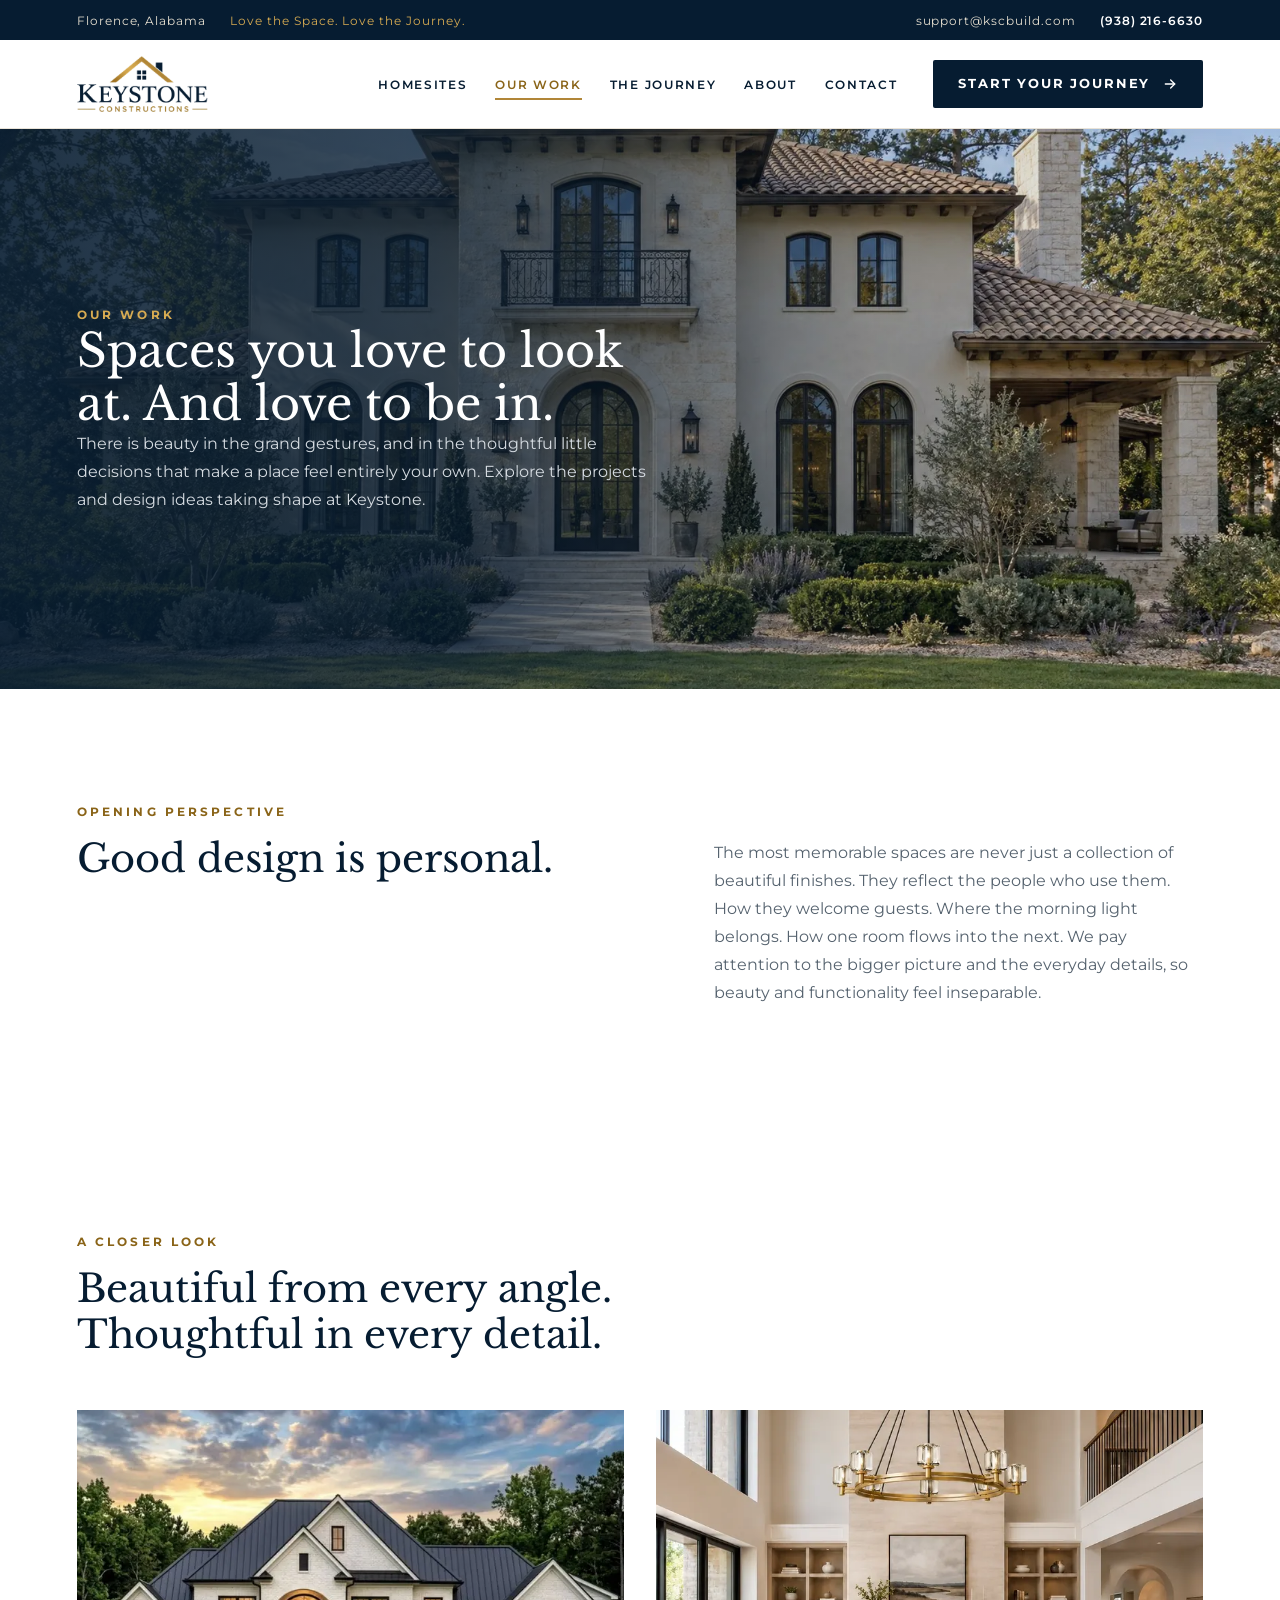
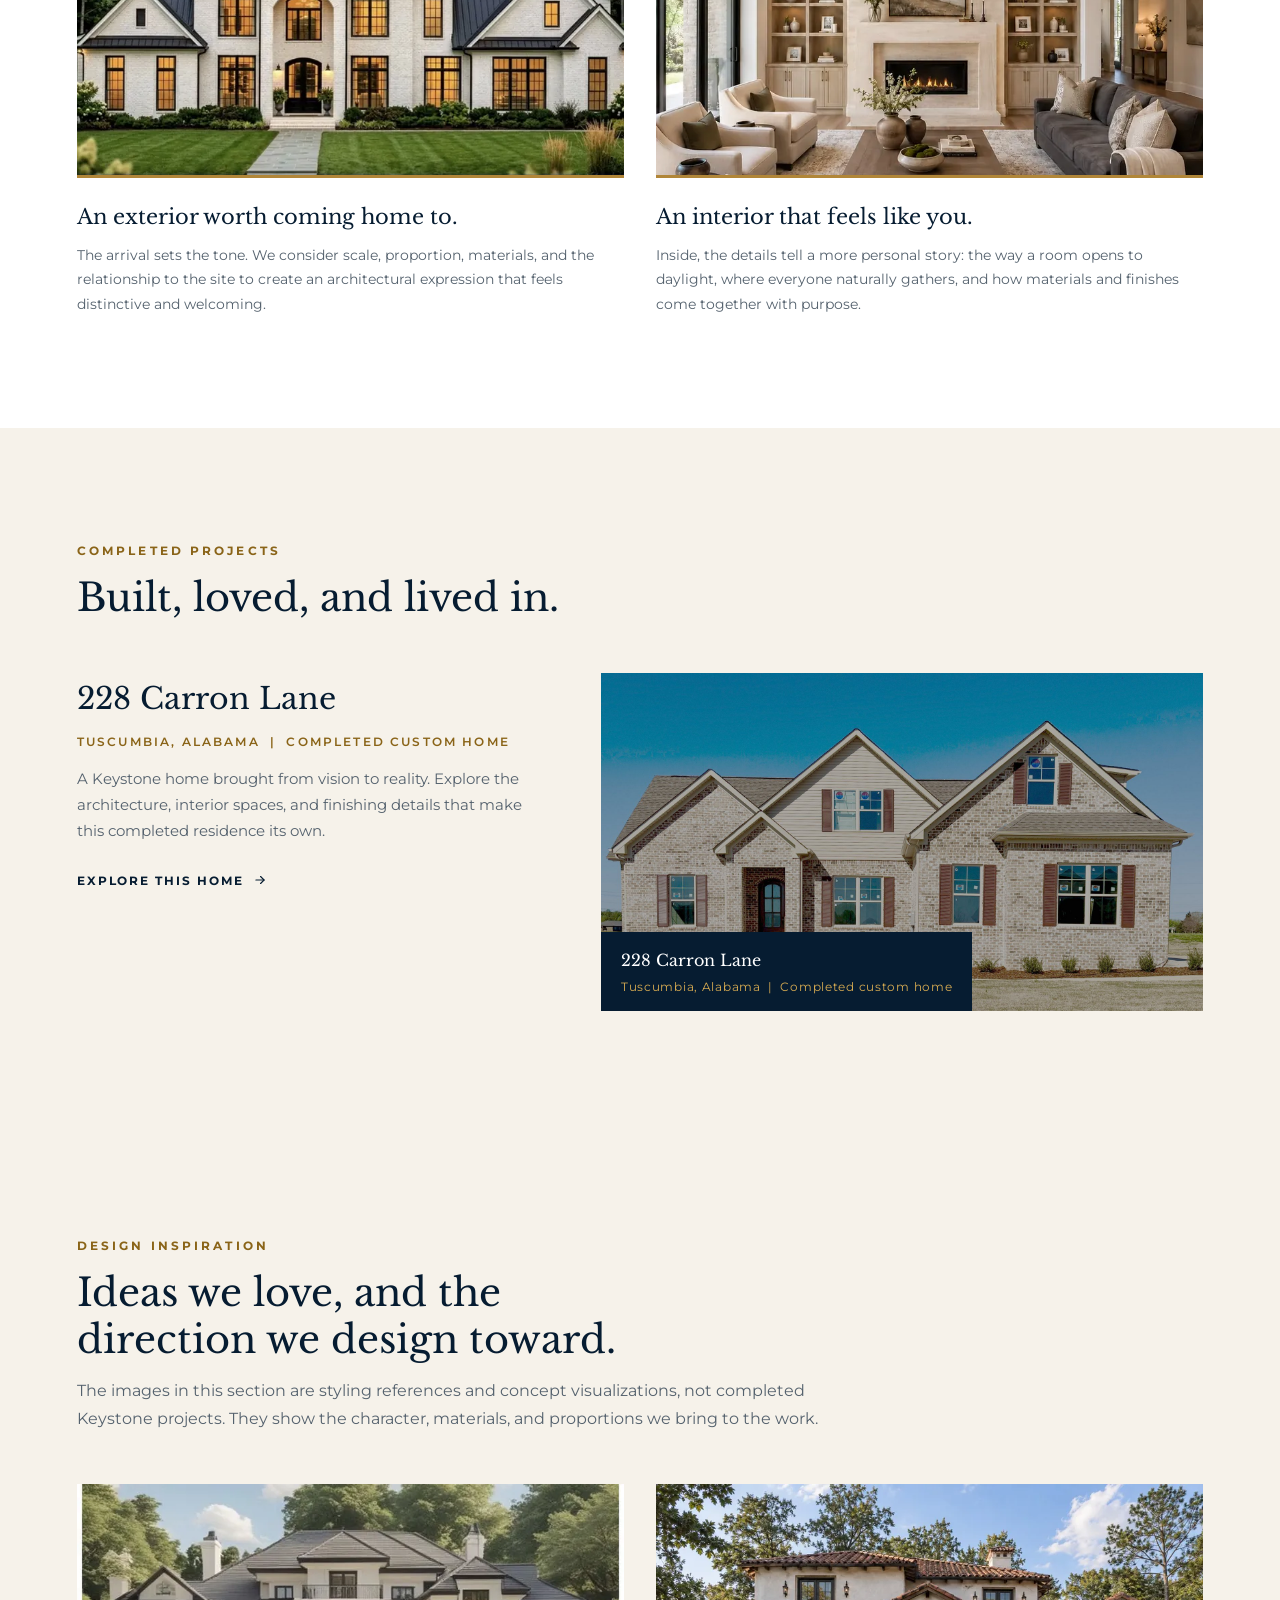
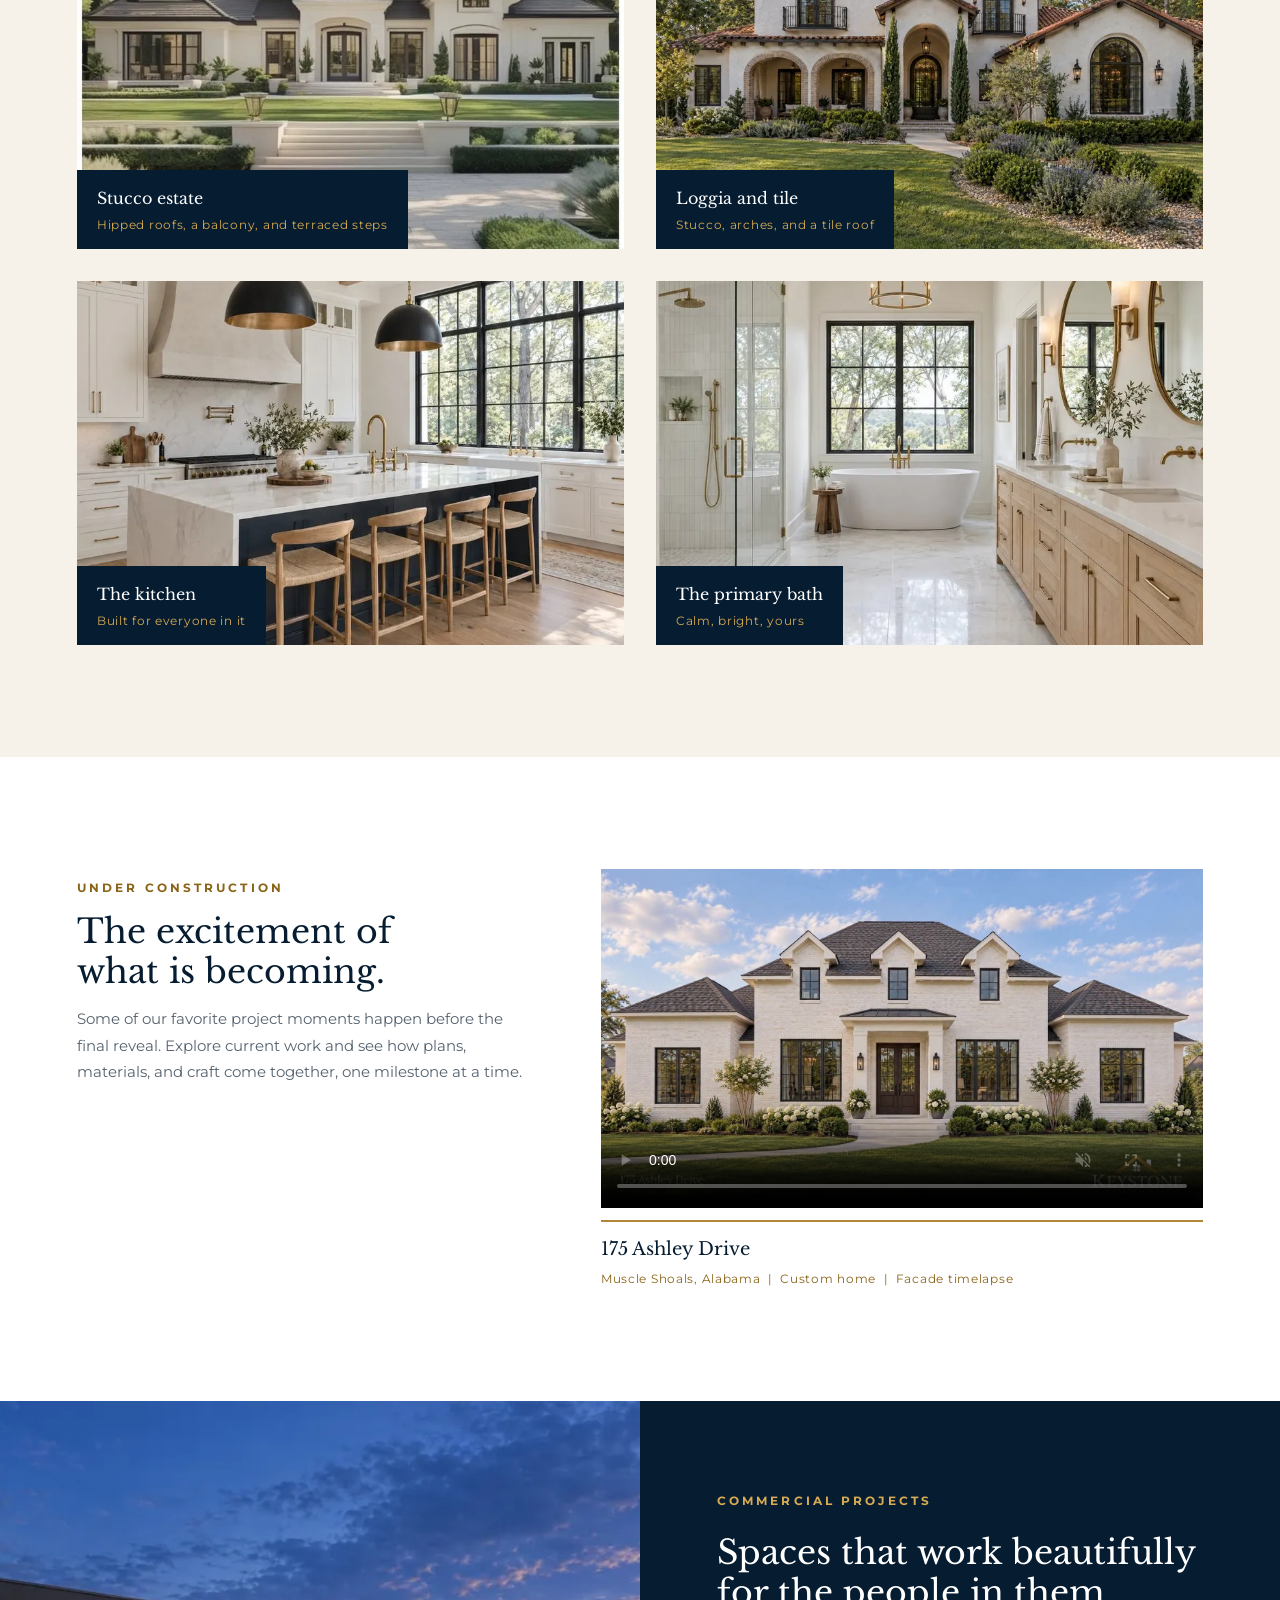
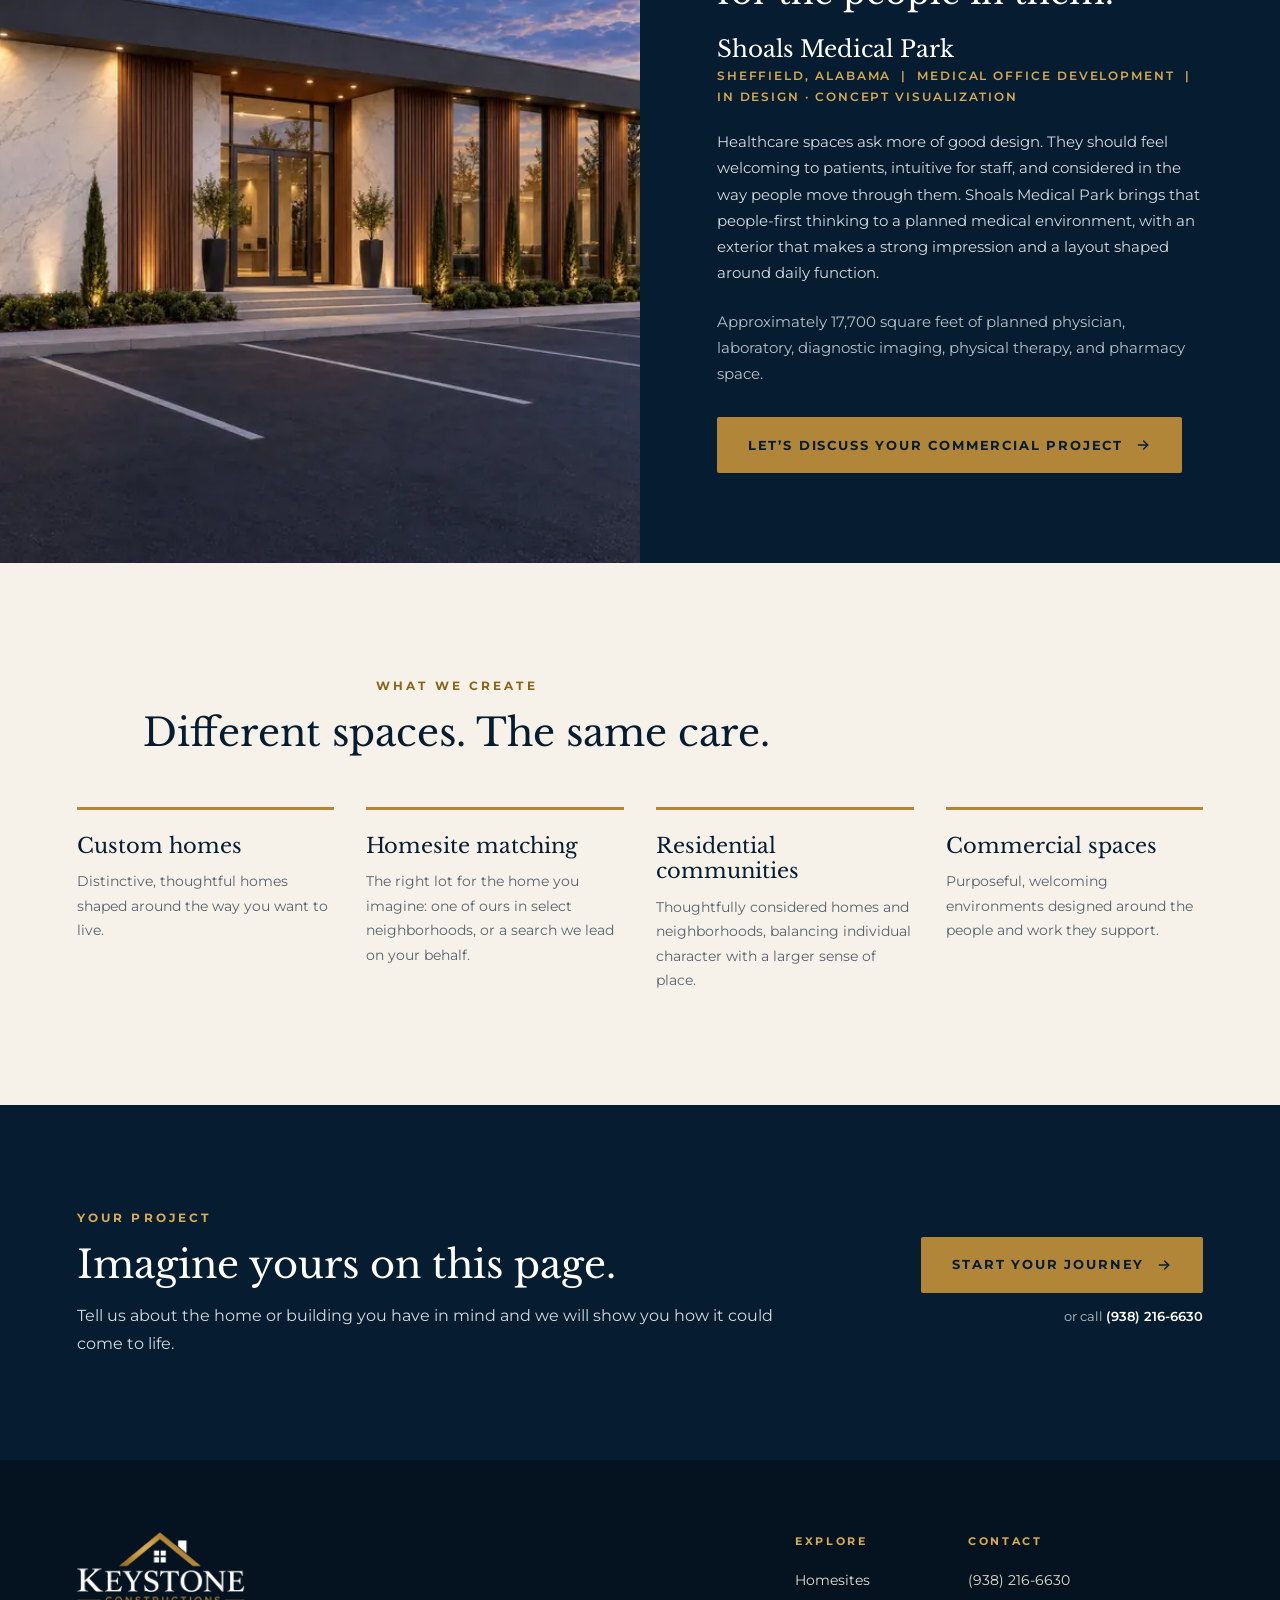
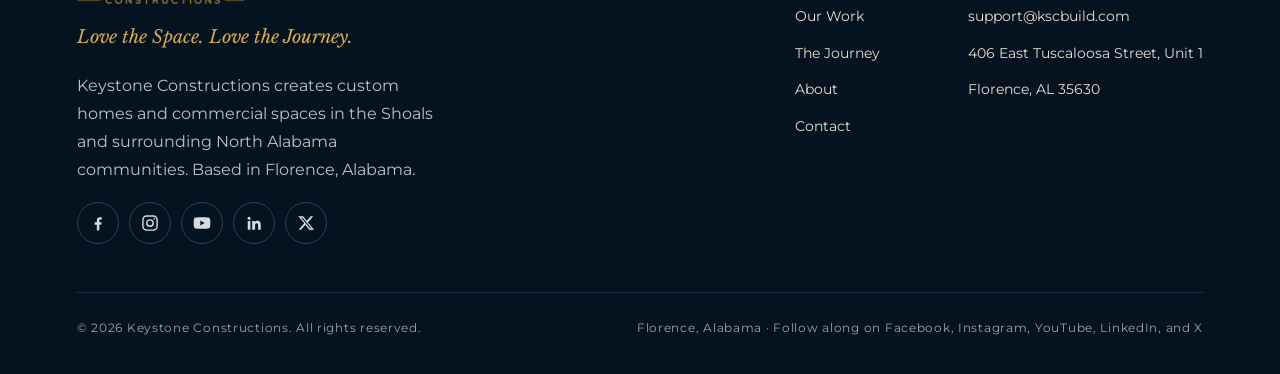
<file: our-work/index.html>
<!doctype html>
<html lang="en">
<head>
<meta charset="utf-8">
<meta name="viewport" content="width=device-width, initial-scale=1">
<title>Our Work | Keystone Constructions Projects & Design</title>
<meta name="description" content="Explore Keystone custom homes, current projects, and commercial design concepts in Florence, Tuscumbia, Sheffield, and North Alabama.">
<meta name="robots" content="index, follow, max-image-preview:large">
<link rel="canonical" href="https://kscbuild.com/our-work/">
<meta name="theme-color" content="#061C31">
<meta name="author" content="Keystone Constructions">
<meta name="geo.region" content="US-AL"><meta name="geo.placename" content="Florence, Alabama">
<meta property="og:type" content="website"><meta property="og:site_name" content="Keystone Constructions"><meta property="og:locale" content="en_US">
<meta property="og:title" content="Our Work | Keystone Constructions Projects & Design"><meta property="og:description" content="Explore Keystone custom homes, current projects, and commercial design concepts in Florence, Tuscumbia, Sheffield, and North Alabama."><meta property="og:url" content="https://kscbuild.com/our-work/">
<meta property="og:image" content="https://kscbuild.com/assets/img/og-keystone.jpg"><meta property="og:image:width" content="1200"><meta property="og:image:height" content="630"><meta property="og:image:alt" content="Keystone Constructions: Love the Space. Love the Journey.">
<meta name="twitter:card" content="summary_large_image"><meta name="twitter:title" content="Our Work | Keystone Constructions Projects & Design"><meta name="twitter:description" content="Explore Keystone custom homes, current projects, and commercial design concepts in Florence, Tuscumbia, Sheffield, and North Alabama."><meta name="twitter:image" content="https://kscbuild.com/assets/img/og-keystone.jpg"><meta name="twitter:site" content="@kscbuild">
<link rel="icon" href="../assets/icons/favicon.ico" sizes="any"><link rel="icon" type="image/png" sizes="32x32" href="../assets/icons/icon-32.png"><link rel="icon" type="image/png" sizes="192x192" href="../assets/icons/icon-192.png"><link rel="apple-touch-icon" href="../assets/icons/icon-180.png">
<link rel="manifest" href="../site.webmanifest">
<link rel="preconnect" href="https://fonts.googleapis.com"><link rel="preconnect" href="https://fonts.gstatic.com" crossorigin>
<link rel="preload" as="image" href="../assets/img/logo-360.png">
<link rel="stylesheet" href="../assets/css/styles.css">
<link rel="stylesheet" href="https://fonts.googleapis.com/css2?family=Libre+Baskerville:ital,wght@0,400;0,700;1,400&family=Montserrat:wght@400;500;600;700&display=swap">
<script type="application/ld+json">[{"@context":"https://schema.org","@type":["HomeAndConstructionBusiness","GeneralContractor"],"@id":"https://kscbuild.com/#business","name":"Keystone Constructions","alternateName":"KSC","url":"https://kscbuild.com/","logo":"https://kscbuild.com/assets/img/logo-720.png","image":"https://kscbuild.com/assets/img/og-keystone.jpg","slogan":"Love the Space. Love the Journey.","description":"Design-led custom homes and commercial spaces in the Shoals and North Alabama. Beautifully designed, uniquely yours, and a joy to create.","telephone":"+19382166630","email":"support@kscbuild.com","address":{"@type":"PostalAddress","streetAddress":"406 East Tuscaloosa Street, Unit 1","addressLocality":"Florence","addressRegion":"AL","postalCode":"35630","addressCountry":"US"},"areaServed":[{"@type":"City","name":"Florence, Alabama"},{"@type":"City","name":"Muscle Shoals, Alabama"},{"@type":"City","name":"Sheffield, Alabama"},{"@type":"City","name":"Tuscumbia, Alabama"},{"@type":"AdministrativeArea","name":"The Shoals, Alabama"},{"@type":"AdministrativeArea","name":"North Alabama"}],"founder":{"@type":"Person","name":"Zaman Shah","jobTitle":"Founder","image":"https://kscbuild.com/assets/img/zaman-shah-780.jpg"},"knowsAbout":["Custom home building","Residential construction","Homesite selection","Residential development","Commercial construction","Medical office buildings","Design-build"],"makesOffer":[{"@type":"Offer","itemOffered":{"@type":"Service","name":"Custom homes","areaServed":"North Alabama"}},{"@type":"Offer","itemOffered":{"@type":"Service","name":"Homesite search and lot matching","areaServed":"North Alabama"}},{"@type":"Offer","itemOffered":{"@type":"Service","name":"Residential communities","areaServed":"North Alabama"}},{"@type":"Offer","itemOffered":{"@type":"Service","name":"Commercial spaces","areaServed":"North Alabama"}}],"sameAs":["https://www.facebook.com/share/1MYCGWRBaP/?mibextid=wwXIfr","https://www.instagram.com/kscbuild","https://www.youtube.com/@KSCbuild","https://www.linkedin.com/company/keystone-constructions-alabama/","https://x.com/kscbuild"],"priceRange":"$$$"},{"@context":"https://schema.org","@type":"WebSite","@id":"https://kscbuild.com/#website","url":"https://kscbuild.com/","name":"Keystone Constructions","publisher":{"@id":"https://kscbuild.com/#business"},"inLanguage":"en-US"},{"@context":"https://schema.org","@type":"WebPage","@id":"https://kscbuild.com/our-work/#webpage","url":"https://kscbuild.com/our-work/","name":"Our Work | Keystone Constructions Projects & Design","description":"Explore Keystone custom homes, current projects, and commercial design concepts in Florence, Tuscumbia, Sheffield, and North Alabama.","isPartOf":{"@id":"https://kscbuild.com/#website"},"about":{"@id":"https://kscbuild.com/#business"},"inLanguage":"en-US"},{"@context":"https://schema.org","@type":"BreadcrumbList","itemListElement":[{"@type":"ListItem","position":1,"name":"Home","item":"https://kscbuild.com/"},{"@type":"ListItem","position":2,"name":"Our Work","item":"https://kscbuild.com/our-work/"}]},{"@context":"https://schema.org","@type":"VideoObject","name":"228 Carron Lane, Tuscumbia, Alabama: completed custom home","description":"Video walk-around of 228 Carron Lane, a completed Keystone Constructions custom home in Tuscumbia, Alabama.","thumbnailUrl":"https://kscbuild.com/assets/img/carron-lane-1600.jpg","contentUrl":"https://kscbuild.com/assets/video/carron-lane-reel.mp4","uploadDate":"2026-10-01","duration":"PT58S"},{"@context":"https://schema.org","@type":"VideoObject","name":"175 Ashley Drive facade timelapse","description":"Timelapse of the 175 Ashley Drive custom home in Muscle Shoals, Alabama, from foundation to finished facade, by Keystone Constructions.","thumbnailUrl":"https://kscbuild.com/assets/img/ashley-timelapse-poster-1600.jpg","contentUrl":"https://kscbuild.com/assets/video/ashley-facade-timelapse.mp4","uploadDate":"2026-10-10","duration":"PT35S"}]</script>
</head>
<body>
<a class="skip" href="#main">Skip to content</a>
<div class="topbar"><div class="wrap"><div class="l"><span>Florence, Alabama</span><span class="tag">Love the Space. Love the Journey.</span></div><div class="r"><a class="mail" href="mailto:support@kscbuild.com">support@kscbuild.com</a><a class="tel" href="tel:+19382166630">(938) 216-6630</a></div></div></div>
<header class="site-header"><div class="wrap">
<a class="brand" href="../" aria-label="Keystone Constructions home"><img src="../assets/img/logo-360.png" srcset="../assets/img/logo-360.png 1x, ../assets/img/logo-720.png 2x" width="1162" height="496" alt="Keystone Constructions"></a>
<button class="menu-btn" type="button" aria-expanded="false" aria-controls="site-nav" aria-label="Open menu"><svg viewBox="0 0 24 24" fill="none" stroke="currentColor" stroke-width="2" stroke-linecap="round" aria-hidden="true"><path d="M4 7h16M4 12h16M4 17h16"/></svg></button>
<nav class="nav" id="site-nav" aria-label="Primary"><ul><li><a class="navlink" href="../homesites/">Homesites</a></li><li><a class="navlink" href="../our-work/" aria-current=page>Our Work</a></li><li><a class="navlink" href="../the-journey/">The Journey</a></li><li><a class="navlink" href="../about/">About</a></li><li><a class="navlink" href="../contact/">Contact</a></li></ul><a class="btn btn-navy btn-sm" href="../contact/#inquiry">Start your journey<svg viewBox="0 0 24 24" fill="none" stroke="currentColor" stroke-width="2" stroke-linecap="round" stroke-linejoin="round" aria-hidden="true"><path d="M5 12h14"/><path d="M13 6l6 6-6 6"/></svg></a></nav>
</div></header>
<main id="main">
<section class="hero "><div class="media" aria-hidden="true"><picture><source type="image/webp" srcset="../assets/img/stucco-limestone-480.webp 480w, ../assets/img/stucco-limestone-800.webp 800w, ../assets/img/stucco-limestone-1200.webp 1200w, ../assets/img/stucco-limestone-1600.webp 1600w, ../assets/img/stucco-limestone-1800.webp 1800w" sizes="100vw"><img src="../assets/img/stucco-limestone-1800.jpg" srcset="../assets/img/stucco-limestone-480.jpg 480w, ../assets/img/stucco-limestone-800.jpg 800w, ../assets/img/stucco-limestone-1200.jpg 1200w, ../assets/img/stucco-limestone-1600.jpg 1600w, ../assets/img/stucco-limestone-1800.jpg 1800w" sizes="100vw" width="1800" height="1200" alt="" fetchpriority="high"></picture></div><div class="wrap"><div class="inner">
<p class="eyebrow on-dark reveal d1">Our work</p>
<h1 class="h-l reveal d2">Spaces you love to look at. And love to be in.</h1>
<p class="lede reveal d3">There is beauty in the grand gestures, and in the thoughtful little decisions that make a place feel entirely your own. Explore the projects and design ideas taking shape at Keystone.</p>
</div></div></section>
<section class="section"><div class="wrap stack"><div class="two-col"><div class="head"><p class="eyebrow">Opening perspective</p><h2 class="h2">Good design is personal.</h2></div><div class="copy"><p class=body>The most memorable spaces are never just a collection of beautiful finishes. They reflect the people who use them. How they welcome guests. Where the morning light belongs. How one room flows into the next. We pay attention to the bigger picture and the everyday details, so beauty and functionality feel inseparable.</p></div></div></div></section>
<section class="section"><div class="wrap stack"><div class="head"><p class="eyebrow">A closer look</p><h2 class="h2">Beautiful from every angle. Thoughtful in every detail.</h2></div><div class="grid grid-2"><article class="pillar"><figure class="tile ratio-3x2 zoom"><picture><source type="image/webp" srcset="../assets/img/white-brick-facade-480.webp 480w, ../assets/img/white-brick-facade-800.webp 800w, ../assets/img/white-brick-facade-1200.webp 1200w, ../assets/img/white-brick-facade-1242.webp 1242w" sizes="(max-width: 900px) 100vw, 50vw"><img src="../assets/img/white-brick-facade-1242.jpg" srcset="../assets/img/white-brick-facade-480.jpg 480w, ../assets/img/white-brick-facade-800.jpg 800w, ../assets/img/white-brick-facade-1200.jpg 1200w, ../assets/img/white-brick-facade-1242.jpg 1242w" sizes="(max-width: 900px) 100vw, 50vw" width="1242" height="756" alt="White brick home with a black metal roof and arched entry at dusk" loading="lazy" decoding="async"></picture></figure><div class="card"><h3 class="h3">An exterior worth coming home to.</h3><p class="body sm">The arrival sets the tone. We consider scale, proportion, materials, and the relationship to the site to create an architectural expression that feels distinctive and welcoming.</p></div></article><article class="pillar"><figure class="tile ratio-3x2 zoom"><picture><source type="image/webp" srcset="../assets/img/great-room-480.webp 480w, ../assets/img/great-room-800.webp 800w, ../assets/img/great-room-1200.webp 1200w" sizes="(max-width: 900px) 100vw, 50vw"><img src="../assets/img/great-room-1200.jpg" srcset="../assets/img/great-room-480.jpg 480w, ../assets/img/great-room-800.jpg 800w, ../assets/img/great-room-1200.jpg 1200w" sizes="(max-width: 900px) 100vw, 50vw" width="1200" height="900" alt="Two-story great room with a travertine fireplace and brass chandelier" loading="lazy" decoding="async"></picture></figure><div class="card"><h3 class="h3">An interior that feels like you.</h3><p class="body sm">Inside, the details tell a more personal story: the way a room opens to daylight, where everyone naturally gathers, and how materials and finishes come together with purpose.</p></div></article></div></div></section>
<section class="section linen"><div class="wrap stack"><div class="head"><p class="eyebrow">Completed projects</p><h2 class="h2">Built, loved, and lived in.</h2></div><div class="feature" id="carron-lane"><div class="text"><h3>228 Carron Lane</h3><p class="meta">Tuscumbia, Alabama &nbsp;|&nbsp; Completed custom home</p><p class="body sm">A Keystone home brought from vision to reality. Explore the architecture, interior spaces, and finishing details that make this completed residence its own.</p><div><a class="link" href="#carron-video">Explore this home<svg viewBox="0 0 24 24" fill="none" stroke="currentColor" stroke-width="2" stroke-linecap="round" stroke-linejoin="round" aria-hidden="true"><path d="M5 12h14"/><path d="M13 6l6 6-6 6"/></svg></a></div></div><figure class="tile ratio-16x9" id="carron-video"><video data-ambient muted loop playsinline autoplay preload="metadata" poster="../assets/img/carron-lane-1800.jpg" aria-label="Video of 228 Carron Lane, a completed Keystone custom home in Tuscumbia, Alabama" tabindex="-1"><source src="../assets/video/carron-lane-reel.mp4" type="video/mp4"></video><figcaption><span class="t">228 Carron Lane</span><span class="s">Tuscumbia, Alabama &nbsp;|&nbsp; Completed custom home</span></figcaption></figure></div></div></section>
<section class="section linen"><div class="wrap stack"><div class="head"><p class="eyebrow">Design inspiration</p><h2 class="h2">Ideas we love, and the direction we design toward.</h2><p class="body">The images in this section are styling references and concept visualizations, not completed Keystone projects. They show the character, materials, and proportions we bring to the work.</p></div><div class="grid grid-2"><figure class="tile ratio-3x2 zoom"><picture><source type="image/webp" srcset="../assets/img/stucco-estate-480.webp 480w, ../assets/img/stucco-estate-800.webp 800w, ../assets/img/stucco-estate-1200.webp 1200w, ../assets/img/stucco-estate-1320.webp 1320w" sizes="(max-width: 900px) 100vw, 50vw"><img src="../assets/img/stucco-estate-1320.jpg" srcset="../assets/img/stucco-estate-480.jpg 480w, ../assets/img/stucco-estate-800.jpg 800w, ../assets/img/stucco-estate-1200.jpg 1200w, ../assets/img/stucco-estate-1320.jpg 1320w" sizes="(max-width: 900px) 100vw, 50vw" width="1320" height="880" alt="White stucco estate with a hipped roof, balcony and terraced steps" loading="lazy" decoding="async"></picture><figcaption><span class="t">Stucco estate</span><span class="s">Hipped roofs, a balcony, and terraced steps</span></figcaption></figure><figure class="tile ratio-3x2 zoom"><picture><source type="image/webp" srcset="../assets/img/loggia-and-tile-480.webp 480w, ../assets/img/loggia-and-tile-800.webp 800w, ../assets/img/loggia-and-tile-1200.webp 1200w, ../assets/img/loggia-and-tile-1600.webp 1600w, ../assets/img/loggia-and-tile-1800.webp 1800w" sizes="(max-width: 900px) 100vw, 50vw"><img src="../assets/img/loggia-and-tile-1800.jpg" srcset="../assets/img/loggia-and-tile-480.jpg 480w, ../assets/img/loggia-and-tile-800.jpg 800w, ../assets/img/loggia-and-tile-1200.jpg 1200w, ../assets/img/loggia-and-tile-1600.jpg 1600w, ../assets/img/loggia-and-tile-1800.jpg 1800w" sizes="(max-width: 900px) 100vw, 50vw" width="1800" height="1200" alt="Mediterranean-influenced stucco home with a loggia and tile roof" loading="lazy" decoding="async"></picture><figcaption><span class="t">Loggia and tile</span><span class="s">Stucco, arches, and a tile roof</span></figcaption></figure><figure class="tile ratio-3x2 zoom"><picture><source type="image/webp" srcset="../assets/img/kitchen-480.webp 480w, ../assets/img/kitchen-800.webp 800w, ../assets/img/kitchen-900.webp 900w" sizes="(max-width: 900px) 100vw, 50vw"><img src="../assets/img/kitchen-900.jpg" srcset="../assets/img/kitchen-480.jpg 480w, ../assets/img/kitchen-800.jpg 800w, ../assets/img/kitchen-900.jpg 900w" sizes="(max-width: 900px) 100vw, 50vw" width="900" height="900" alt="Kitchen with a marble island, brass fixtures and black pendants" loading="lazy" decoding="async"></picture><figcaption><span class="t">The kitchen</span><span class="s">Built for everyone in it</span></figcaption></figure><figure class="tile ratio-3x2 zoom"><picture><source type="image/webp" srcset="../assets/img/primary-bath-480.webp 480w, ../assets/img/primary-bath-800.webp 800w, ../assets/img/primary-bath-900.webp 900w" sizes="(max-width: 900px) 100vw, 50vw"><img src="../assets/img/primary-bath-900.jpg" srcset="../assets/img/primary-bath-480.jpg 480w, ../assets/img/primary-bath-800.jpg 800w, ../assets/img/primary-bath-900.jpg 900w" sizes="(max-width: 900px) 100vw, 50vw" width="900" height="900" alt="Primary bath with a freestanding tub and glass shower" loading="lazy" decoding="async"></picture><figcaption><span class="t">The primary bath</span><span class="s">Calm, bright, yours</span></figcaption></figure></div></div></section>
<section class="section"><div class="wrap stack"><div class="feature" id="under-construction"><div class="text"><p class="eyebrow">Under construction</p><h2 class="h2 sm">The excitement of what is becoming.</h2><p class="body sm">Some of our favorite project moments happen before the final reveal. Explore current work and see how plans, materials, and craft come together, one milestone at a time.</p></div><div><figure class="tile ratio-16x9 has-controls"><video class="timelapse" data-ambient controls autoplay muted loop playsinline preload="metadata" poster="../assets/img/ashley-timelapse-poster-1600.jpg" aria-label="Facade timelapse of 175 Ashley Drive in Muscle Shoals, Alabama, from foundation to finished facade"><source src="../assets/video/ashley-facade-timelapse.mp4" type="video/mp4"></video></figure><div class="caption-below"><span class="t">175 Ashley Drive</span><span class="s">Muscle Shoals, Alabama &nbsp;|&nbsp; Custom home &nbsp;|&nbsp; Facade timelapse</span></div></div></div></div></section>
<section class="split flip" id="shoals-medical-park"><div class="pic"><picture><source type="image/webp" srcset="../assets/img/shoals-medical-park-480.webp 480w, ../assets/img/shoals-medical-park-800.webp 800w, ../assets/img/shoals-medical-park-1200.webp 1200w, ../assets/img/shoals-medical-park-1600.webp 1600w" sizes="(max-width: 900px) 100vw, 50vw"><img src="../assets/img/shoals-medical-park-1600.jpg" srcset="../assets/img/shoals-medical-park-480.jpg 480w, ../assets/img/shoals-medical-park-800.jpg 800w, ../assets/img/shoals-medical-park-1200.jpg 1200w, ../assets/img/shoals-medical-park-1600.jpg 1600w" sizes="(max-width: 900px) 100vw, 50vw" width="1600" height="1406" alt="Concept visualization of Shoals Medical Park in Sheffield, Alabama" loading="lazy" decoding="async"></picture></div><div class="text"><p class="eyebrow on-dark">Commercial projects</p><h2 class="h2 sm">Spaces that work beautifully for the people in them.</h2><div><h3 class="h3">Shoals Medical Park</h3><p class="meta">Sheffield, Alabama &nbsp;|&nbsp; Medical office development &nbsp;|&nbsp; In design · concept visualization</p></div><p class="body on-dark sm">Healthcare spaces ask more of good design. They should feel welcoming to patients, intuitive for staff, and considered in the way people move through them. Shoals Medical Park brings that people-first thinking to a planned medical environment, with an exterior that makes a strong impression and a layout shaped around daily function.</p><p class="body sm" style="color:#B9C2CB">Approximately 17,700 square feet of planned physician, laboratory, diagnostic imaging, physical therapy, and pharmacy space.</p><div class="mt-8"><a class="btn btn-gold" href="../contact/?project=commercial#inquiry">Let’s discuss your commercial project<svg viewBox="0 0 24 24" fill="none" stroke="currentColor" stroke-width="2" stroke-linecap="round" stroke-linejoin="round" aria-hidden="true"><path d="M5 12h14"/><path d="M13 6l6 6-6 6"/></svg></a></div></div></section>
<section class="section linen"><div class="wrap stack"><div class="head center"><p class="eyebrow">What we create</p><h2 class="h2">Different spaces. The same care.</h2></div><div class="grid grid-4"><div class="card"><h3>Custom homes</h3><p class="body">Distinctive, thoughtful homes shaped around the way you want to live.</p></div><div class="card"><h3>Homesite matching</h3><p class="body">The right lot for the home you imagine: one of ours in select neighborhoods, or a search we lead on your behalf.</p></div><div class="card"><h3>Residential communities</h3><p class="body">Thoughtfully considered homes and neighborhoods, balancing individual character with a larger sense of place.</p></div><div class="card"><h3>Commercial spaces</h3><p class="body">Purposeful, welcoming environments designed around the people and work they support.</p></div></div></div></section>
<section class="cta-band"><div class="wrap"><div class="copy"><p class="eyebrow on-dark">Your project</p><h2 class="h2">Imagine yours on this page.</h2><p class="body on-dark">Tell us about the home or building you have in mind and we will show you how it could come to life.</p></div><div class="act"><a class="btn btn-gold" href="../contact/#inquiry">Start your journey<svg viewBox="0 0 24 24" fill="none" stroke="currentColor" stroke-width="2" stroke-linecap="round" stroke-linejoin="round" aria-hidden="true"><path d="M5 12h14"/><path d="M13 6l6 6-6 6"/></svg></a><span class="or">or call <a href="tel:+19382166630">(938) 216-6630</a></span></div></div></section>
</main>
<footer class="site-footer"><div class="wrap">
<div class="top">
<div class="brandcol"><img src="../assets/img/logo-reversed-360.png" srcset="../assets/img/logo-reversed-360.png 1x, ../assets/img/logo-reversed-720.png 2x" width="1162" height="496" alt="Keystone Constructions" loading="lazy"><p class="tagline">Love the Space. Love the Journey.</p><p>Keystone Constructions creates custom homes and commercial spaces in the Shoals and surrounding North Alabama communities. Based in Florence, Alabama.</p><div class="social"><a href="https://www.facebook.com/share/1MYCGWRBaP/?mibextid=wwXIfr" aria-label="Keystone Constructions on Facebook" rel="noopener" target="_blank"><svg viewBox="0 0 24 24" fill=currentColor aria-hidden="true"><path d="M13.5 21v-7h2.4l.4-3h-2.8V9.2c0-.9.3-1.5 1.5-1.5h1.5V5.1c-.3 0-1.2-.1-2.2-.1-2.2 0-3.7 1.3-3.7 3.8V11H8v3h2.6v7z"/></svg></a><a href="https://www.instagram.com/kscbuild" aria-label="Keystone Constructions on Instagram" rel="noopener" target="_blank"><svg viewBox="0 0 24 24" fill=none stroke=currentColor stroke-width=1.7 stroke-linecap=round stroke-linejoin=round aria-hidden="true"><rect x="3.5" y="3.5" width="17" height="17" rx="4.5"/><circle cx="12" cy="12" r="3.8"/><circle cx="17.2" cy="6.8" r="1" fill="currentColor" stroke="none"/></svg></a><a href="https://www.youtube.com/@KSCbuild" aria-label="Keystone Constructions on YouTube" rel="noopener" target="_blank"><svg viewBox="0 0 24 24" fill=currentColor aria-hidden="true"><path d="M21.6 7.2a2.5 2.5 0 0 0-1.8-1.8C18.2 5 12 5 12 5s-6.2 0-7.8.4A2.5 2.5 0 0 0 2.4 7.2 26 26 0 0 0 2 12a26 26 0 0 0 .4 4.8 2.5 2.5 0 0 0 1.8 1.8C5.8 19 12 19 12 19s6.2 0 7.8-.4a2.5 2.5 0 0 0 1.8-1.8A26 26 0 0 0 22 12a26 26 0 0 0-.4-4.8zM10 15V9l5.2 3z"/></svg></a><a href="https://www.linkedin.com/company/keystone-constructions-alabama/" aria-label="Keystone Constructions on LinkedIn" rel="noopener" target="_blank"><svg viewBox="0 0 24 24" fill=currentColor aria-hidden="true"><path d="M4.5 9.5h3.2V20H4.5zM6.1 4.5a1.85 1.85 0 1 1 0 3.7 1.85 1.85 0 0 1 0-3.7zM9.8 9.5h3v1.4c.5-.9 1.6-1.7 3.3-1.7 3.4 0 4 2.2 4 5.1V20h-3.2v-5c0-1.2 0-2.7-1.7-2.7s-1.9 1.3-1.9 2.6V20H9.8z"/></svg></a><a href="https://x.com/kscbuild" aria-label="Keystone Constructions on X" rel="noopener" target="_blank"><svg viewBox="0 0 24 24" fill=currentColor aria-hidden="true"><path d="M17.8 4h2.9l-6.4 7.3L21.8 20h-5.9l-4.6-5.9L6 20H3.1l6.8-7.8L2.7 4h6l4.1 5.4zm-1 14.3h1.6L8 5.6H6.3z"/></svg></a></div></div>
<div class="cols">
<div class="col"><span class="k">Explore</span><ul><li><a href="../homesites/">Homesites</a></li><li><a href="../our-work/">Our Work</a></li><li><a href="../the-journey/">The Journey</a></li><li><a href="../about/">About</a></li><li><a href="../contact/">Contact</a></li></ul></div>
<div class="col"><span class="k">Contact</span><ul><li><a href="tel:+19382166630">(938) 216-6630</a></li><li><a href="mailto:support@kscbuild.com">support@kscbuild.com</a></li><li><span>406 East Tuscaloosa Street, Unit 1</span></li><li><span>Florence, AL 35630</span></li></ul></div>
</div></div>
<div class="bottom"><span>© <span data-year>2026</span> Keystone Constructions. All rights reserved.</span><span>Florence, Alabama · Follow along on Facebook, Instagram, YouTube, LinkedIn, and X</span></div>
</div></footer>
<script src="../assets/js/main.js" defer></script>
</body>
</html>
</file>
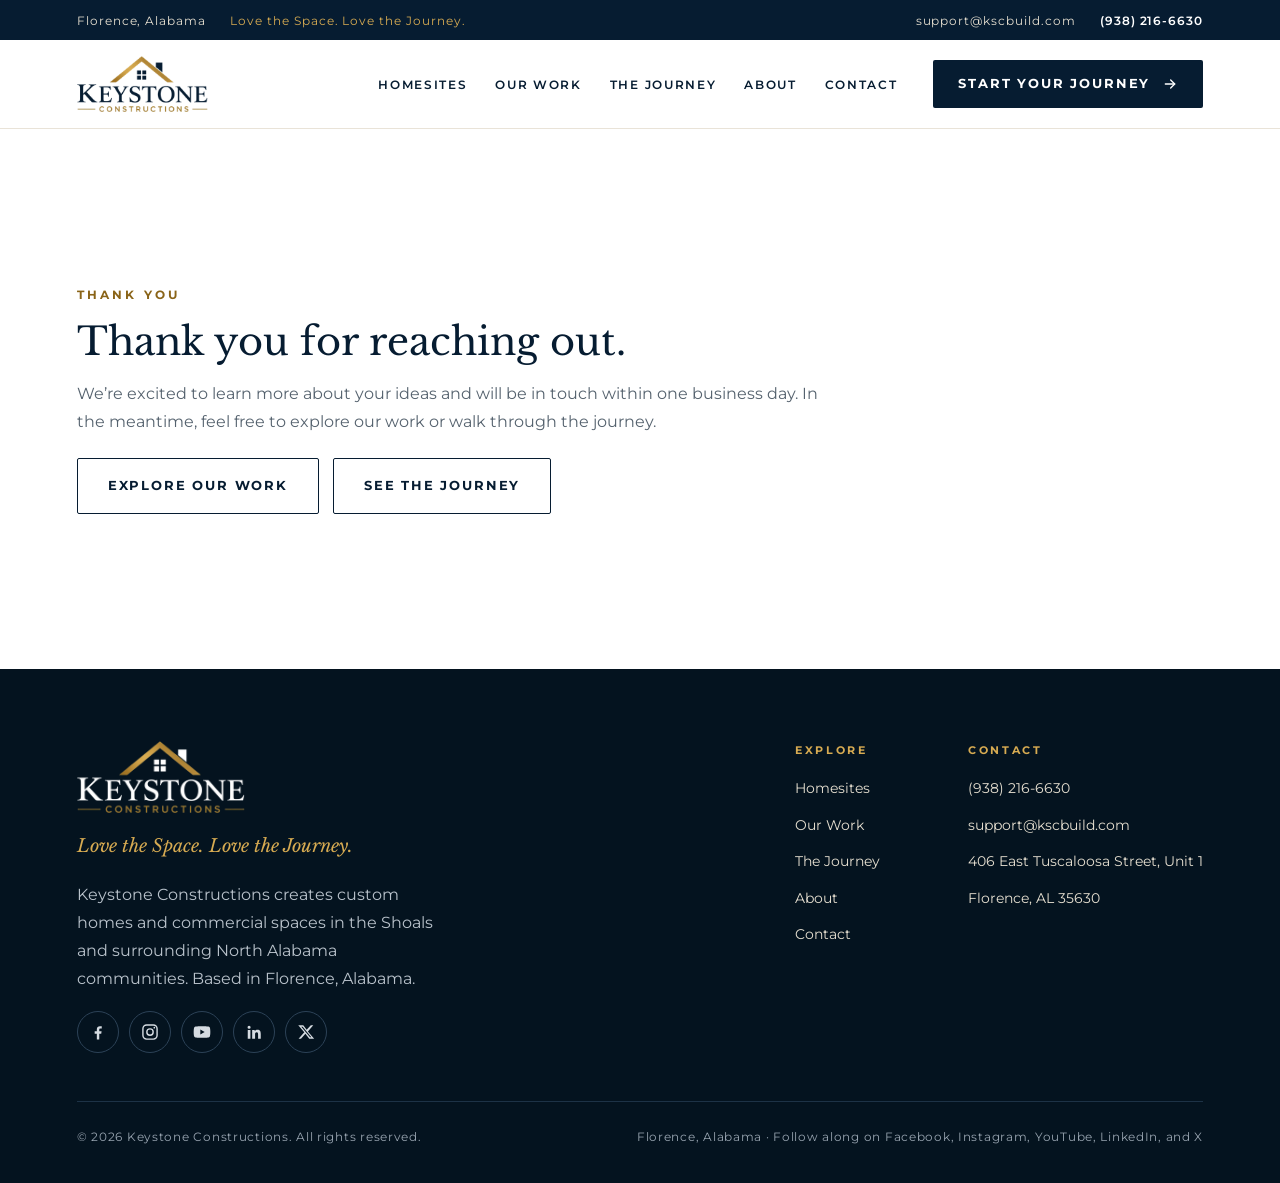
<file: thank-you/index.html>
<!doctype html>
<html lang="en">
<head>
<meta charset="utf-8">
<meta name="viewport" content="width=device-width, initial-scale=1">
<title>Thank You | Keystone Constructions</title>
<meta name="description" content="Thank you for reaching out to Keystone Constructions.">
<meta name="robots" content="noindex, follow">
<link rel="canonical" href="https://kscbuild.com/thank-you/">
<meta name="theme-color" content="#061C31">
<meta name="author" content="Keystone Constructions">
<meta name="geo.region" content="US-AL"><meta name="geo.placename" content="Florence, Alabama">
<meta property="og:type" content="website"><meta property="og:site_name" content="Keystone Constructions"><meta property="og:locale" content="en_US">
<meta property="og:title" content="Thank You | Keystone Constructions"><meta property="og:description" content="Thank you for reaching out to Keystone Constructions."><meta property="og:url" content="https://kscbuild.com/thank-you/">
<meta property="og:image" content="https://kscbuild.com/assets/img/og-keystone.jpg"><meta property="og:image:width" content="1200"><meta property="og:image:height" content="630"><meta property="og:image:alt" content="Keystone Constructions: Love the Space. Love the Journey.">
<meta name="twitter:card" content="summary_large_image"><meta name="twitter:title" content="Thank You | Keystone Constructions"><meta name="twitter:description" content="Thank you for reaching out to Keystone Constructions."><meta name="twitter:image" content="https://kscbuild.com/assets/img/og-keystone.jpg"><meta name="twitter:site" content="@kscbuild">
<link rel="icon" href="../assets/icons/favicon.ico" sizes="any"><link rel="icon" type="image/png" sizes="32x32" href="../assets/icons/icon-32.png"><link rel="icon" type="image/png" sizes="192x192" href="../assets/icons/icon-192.png"><link rel="apple-touch-icon" href="../assets/icons/icon-180.png">
<link rel="manifest" href="../site.webmanifest">
<link rel="preconnect" href="https://fonts.googleapis.com"><link rel="preconnect" href="https://fonts.gstatic.com" crossorigin>
<link rel="preload" as="image" href="../assets/img/logo-360.png">
<link rel="stylesheet" href="../assets/css/styles.css">
<link rel="stylesheet" href="https://fonts.googleapis.com/css2?family=Libre+Baskerville:ital,wght@0,400;0,700;1,400&family=Montserrat:wght@400;500;600;700&display=swap">
<script type="application/ld+json">[{"@context":"https://schema.org","@type":["HomeAndConstructionBusiness","GeneralContractor"],"@id":"https://kscbuild.com/#business","name":"Keystone Constructions","alternateName":"KSC","url":"https://kscbuild.com/","logo":"https://kscbuild.com/assets/img/logo-720.png","image":"https://kscbuild.com/assets/img/og-keystone.jpg","slogan":"Love the Space. Love the Journey.","description":"Design-led custom homes and commercial spaces in the Shoals and North Alabama. Beautifully designed, uniquely yours, and a joy to create.","telephone":"+19382166630","email":"support@kscbuild.com","address":{"@type":"PostalAddress","streetAddress":"406 East Tuscaloosa Street, Unit 1","addressLocality":"Florence","addressRegion":"AL","postalCode":"35630","addressCountry":"US"},"areaServed":[{"@type":"City","name":"Florence, Alabama"},{"@type":"City","name":"Muscle Shoals, Alabama"},{"@type":"City","name":"Sheffield, Alabama"},{"@type":"City","name":"Tuscumbia, Alabama"},{"@type":"AdministrativeArea","name":"The Shoals, Alabama"},{"@type":"AdministrativeArea","name":"North Alabama"}],"founder":{"@type":"Person","name":"Zaman Shah","jobTitle":"Founder","image":"https://kscbuild.com/assets/img/zaman-shah-780.jpg"},"knowsAbout":["Custom home building","Residential construction","Homesite selection","Residential development","Commercial construction","Medical office buildings","Design-build"],"makesOffer":[{"@type":"Offer","itemOffered":{"@type":"Service","name":"Custom homes","areaServed":"North Alabama"}},{"@type":"Offer","itemOffered":{"@type":"Service","name":"Homesite search and lot matching","areaServed":"North Alabama"}},{"@type":"Offer","itemOffered":{"@type":"Service","name":"Residential communities","areaServed":"North Alabama"}},{"@type":"Offer","itemOffered":{"@type":"Service","name":"Commercial spaces","areaServed":"North Alabama"}}],"sameAs":["https://www.facebook.com/share/1MYCGWRBaP/?mibextid=wwXIfr","https://www.instagram.com/kscbuild","https://www.youtube.com/@KSCbuild","https://www.linkedin.com/company/keystone-constructions-alabama/","https://x.com/kscbuild"],"priceRange":"$$$"},{"@context":"https://schema.org","@type":"WebSite","@id":"https://kscbuild.com/#website","url":"https://kscbuild.com/","name":"Keystone Constructions","publisher":{"@id":"https://kscbuild.com/#business"},"inLanguage":"en-US"},{"@context":"https://schema.org","@type":"WebPage","@id":"https://kscbuild.com/thank-you/#webpage","url":"https://kscbuild.com/thank-you/","name":"Thank You | Keystone Constructions","description":"Thank you for reaching out to Keystone Constructions.","isPartOf":{"@id":"https://kscbuild.com/#website"},"about":{"@id":"https://kscbuild.com/#business"},"inLanguage":"en-US"},{"@context":"https://schema.org","@type":"BreadcrumbList","itemListElement":[{"@type":"ListItem","position":1,"name":"Home","item":"https://kscbuild.com/"},{"@type":"ListItem","position":2,"name":"Thank You","item":"https://kscbuild.com/thank-you/"}]}]</script>
</head>
<body>
<a class="skip" href="#main">Skip to content</a>
<div class="topbar"><div class="wrap"><div class="l"><span>Florence, Alabama</span><span class="tag">Love the Space. Love the Journey.</span></div><div class="r"><a class="mail" href="mailto:support@kscbuild.com">support@kscbuild.com</a><a class="tel" href="tel:+19382166630">(938) 216-6630</a></div></div></div>
<header class="site-header"><div class="wrap">
<a class="brand" href="../" aria-label="Keystone Constructions home"><img src="../assets/img/logo-360.png" srcset="../assets/img/logo-360.png 1x, ../assets/img/logo-720.png 2x" width="1162" height="496" alt="Keystone Constructions"></a>
<button class="menu-btn" type="button" aria-expanded="false" aria-controls="site-nav" aria-label="Open menu"><svg viewBox="0 0 24 24" fill="none" stroke="currentColor" stroke-width="2" stroke-linecap="round" aria-hidden="true"><path d="M4 7h16M4 12h16M4 17h16"/></svg></button>
<nav class="nav" id="site-nav" aria-label="Primary"><ul><li><a class="navlink" href="../homesites/">Homesites</a></li><li><a class="navlink" href="../our-work/">Our Work</a></li><li><a class="navlink" href="../the-journey/">The Journey</a></li><li><a class="navlink" href="../about/">About</a></li><li><a class="navlink" href="../contact/">Contact</a></li></ul><a class="btn btn-navy btn-sm" href="../contact/#inquiry">Start your journey<svg viewBox="0 0 24 24" fill="none" stroke="currentColor" stroke-width="2" stroke-linecap="round" stroke-linejoin="round" aria-hidden="true"><path d="M5 12h14"/><path d="M13 6l6 6-6 6"/></svg></a></nav>
</div></header>
<main id="main">
<section class="section thanks"><div class="wrap stack"><div class="head"><p class="eyebrow">Thank you</p><h1 class="h2">Thank you for reaching out.</h1><p class="body">We’re excited to learn more about your ideas and will be in touch within one business day. In the meantime, feel free to explore our work or walk through the journey.</p><div class="ctas" style="display:flex;gap:14px;flex-wrap:wrap;margin-top:8px"><a class="btn btn-outline" href="../our-work/">Explore our work</a><a class="btn btn-outline" href="../the-journey/">See the journey</a></div></div></div></section>
</main>
<footer class="site-footer"><div class="wrap">
<div class="top">
<div class="brandcol"><img src="../assets/img/logo-reversed-360.png" srcset="../assets/img/logo-reversed-360.png 1x, ../assets/img/logo-reversed-720.png 2x" width="1162" height="496" alt="Keystone Constructions" loading="lazy"><p class="tagline">Love the Space. Love the Journey.</p><p>Keystone Constructions creates custom homes and commercial spaces in the Shoals and surrounding North Alabama communities. Based in Florence, Alabama.</p><div class="social"><a href="https://www.facebook.com/share/1MYCGWRBaP/?mibextid=wwXIfr" aria-label="Keystone Constructions on Facebook" rel="noopener" target="_blank"><svg viewBox="0 0 24 24" fill=currentColor aria-hidden="true"><path d="M13.5 21v-7h2.4l.4-3h-2.8V9.2c0-.9.3-1.5 1.5-1.5h1.5V5.1c-.3 0-1.2-.1-2.2-.1-2.2 0-3.7 1.3-3.7 3.8V11H8v3h2.6v7z"/></svg></a><a href="https://www.instagram.com/kscbuild" aria-label="Keystone Constructions on Instagram" rel="noopener" target="_blank"><svg viewBox="0 0 24 24" fill=none stroke=currentColor stroke-width=1.7 stroke-linecap=round stroke-linejoin=round aria-hidden="true"><rect x="3.5" y="3.5" width="17" height="17" rx="4.5"/><circle cx="12" cy="12" r="3.8"/><circle cx="17.2" cy="6.8" r="1" fill="currentColor" stroke="none"/></svg></a><a href="https://www.youtube.com/@KSCbuild" aria-label="Keystone Constructions on YouTube" rel="noopener" target="_blank"><svg viewBox="0 0 24 24" fill=currentColor aria-hidden="true"><path d="M21.6 7.2a2.5 2.5 0 0 0-1.8-1.8C18.2 5 12 5 12 5s-6.2 0-7.8.4A2.5 2.5 0 0 0 2.4 7.2 26 26 0 0 0 2 12a26 26 0 0 0 .4 4.8 2.5 2.5 0 0 0 1.8 1.8C5.8 19 12 19 12 19s6.2 0 7.8-.4a2.5 2.5 0 0 0 1.8-1.8A26 26 0 0 0 22 12a26 26 0 0 0-.4-4.8zM10 15V9l5.2 3z"/></svg></a><a href="https://www.linkedin.com/company/keystone-constructions-alabama/" aria-label="Keystone Constructions on LinkedIn" rel="noopener" target="_blank"><svg viewBox="0 0 24 24" fill=currentColor aria-hidden="true"><path d="M4.5 9.5h3.2V20H4.5zM6.1 4.5a1.85 1.85 0 1 1 0 3.7 1.85 1.85 0 0 1 0-3.7zM9.8 9.5h3v1.4c.5-.9 1.6-1.7 3.3-1.7 3.4 0 4 2.2 4 5.1V20h-3.2v-5c0-1.2 0-2.7-1.7-2.7s-1.9 1.3-1.9 2.6V20H9.8z"/></svg></a><a href="https://x.com/kscbuild" aria-label="Keystone Constructions on X" rel="noopener" target="_blank"><svg viewBox="0 0 24 24" fill=currentColor aria-hidden="true"><path d="M17.8 4h2.9l-6.4 7.3L21.8 20h-5.9l-4.6-5.9L6 20H3.1l6.8-7.8L2.7 4h6l4.1 5.4zm-1 14.3h1.6L8 5.6H6.3z"/></svg></a></div></div>
<div class="cols">
<div class="col"><span class="k">Explore</span><ul><li><a href="../homesites/">Homesites</a></li><li><a href="../our-work/">Our Work</a></li><li><a href="../the-journey/">The Journey</a></li><li><a href="../about/">About</a></li><li><a href="../contact/">Contact</a></li></ul></div>
<div class="col"><span class="k">Contact</span><ul><li><a href="tel:+19382166630">(938) 216-6630</a></li><li><a href="mailto:support@kscbuild.com">support@kscbuild.com</a></li><li><span>406 East Tuscaloosa Street, Unit 1</span></li><li><span>Florence, AL 35630</span></li></ul></div>
</div></div>
<div class="bottom"><span>© <span data-year>2026</span> Keystone Constructions. All rights reserved.</span><span>Florence, Alabama · Follow along on Facebook, Instagram, YouTube, LinkedIn, and X</span></div>
</div></footer>
<script src="../assets/js/main.js" defer></script>
</body>
</html>
</file>
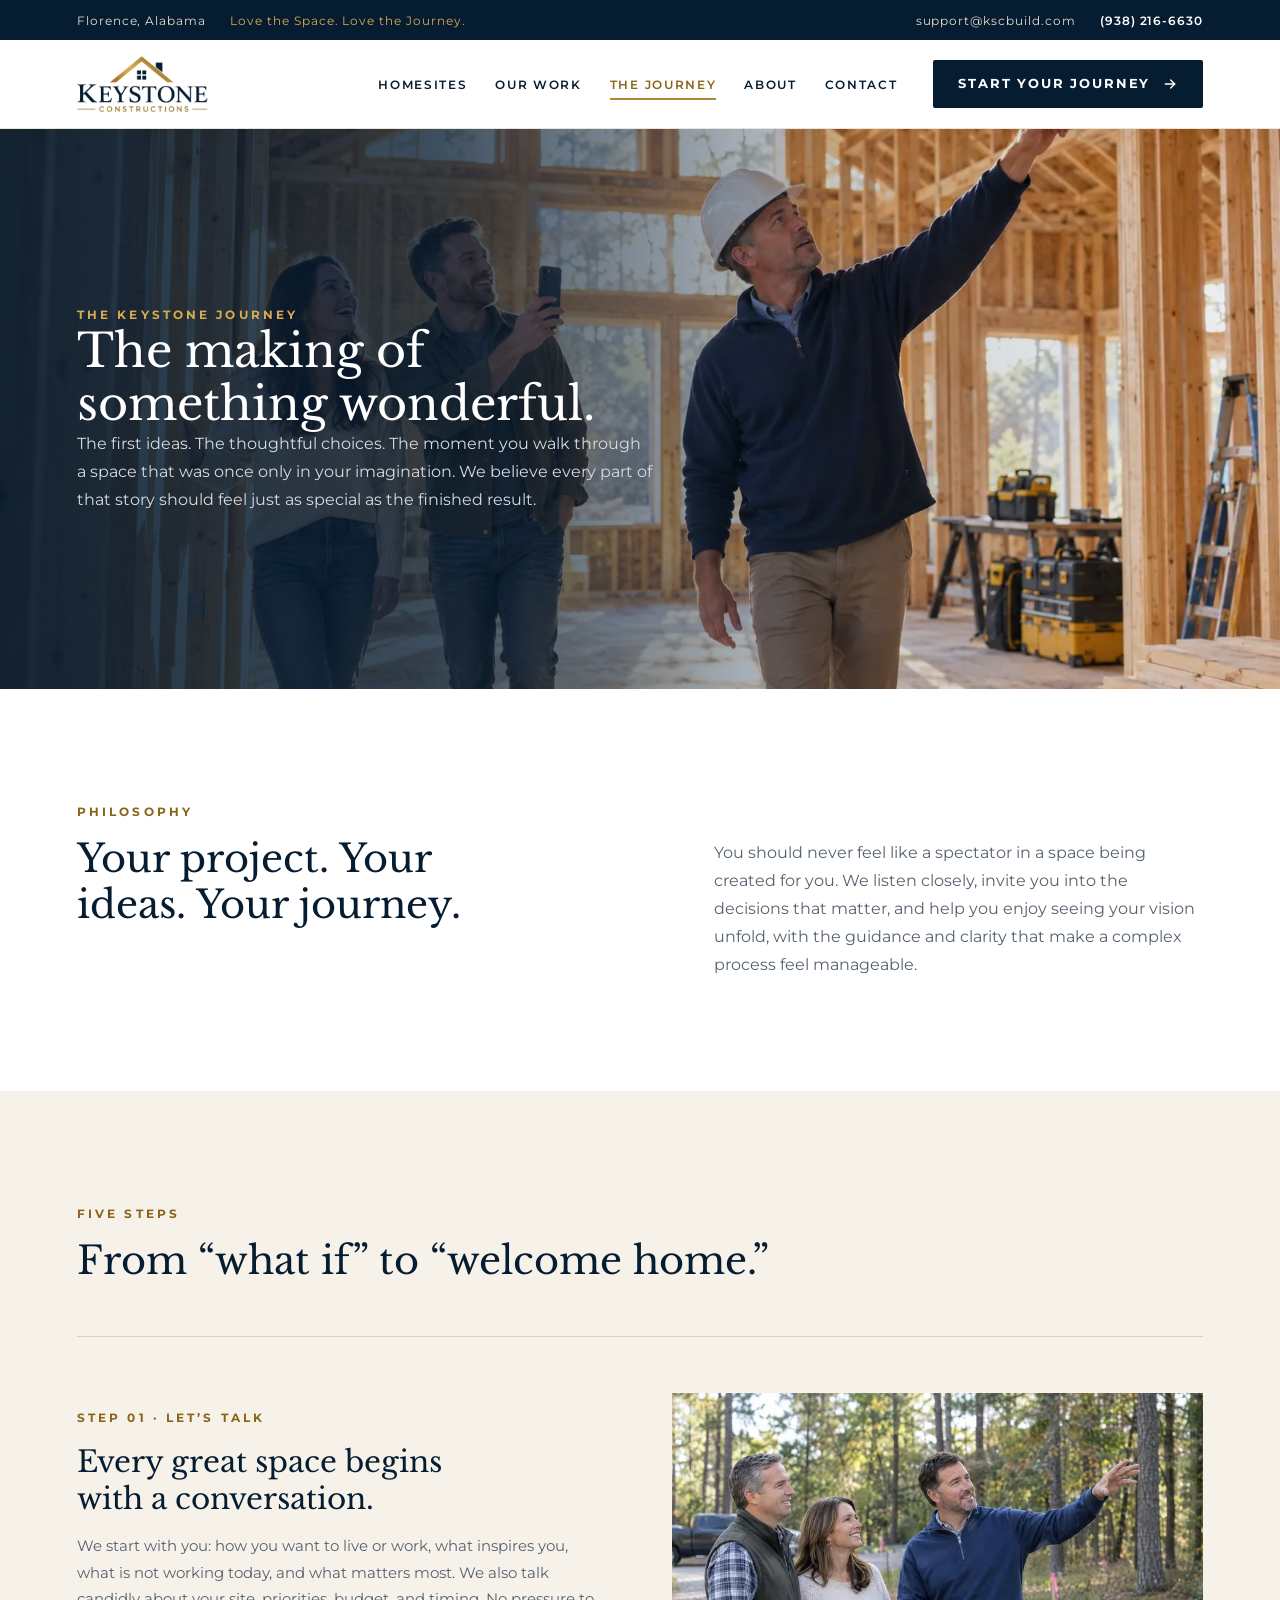
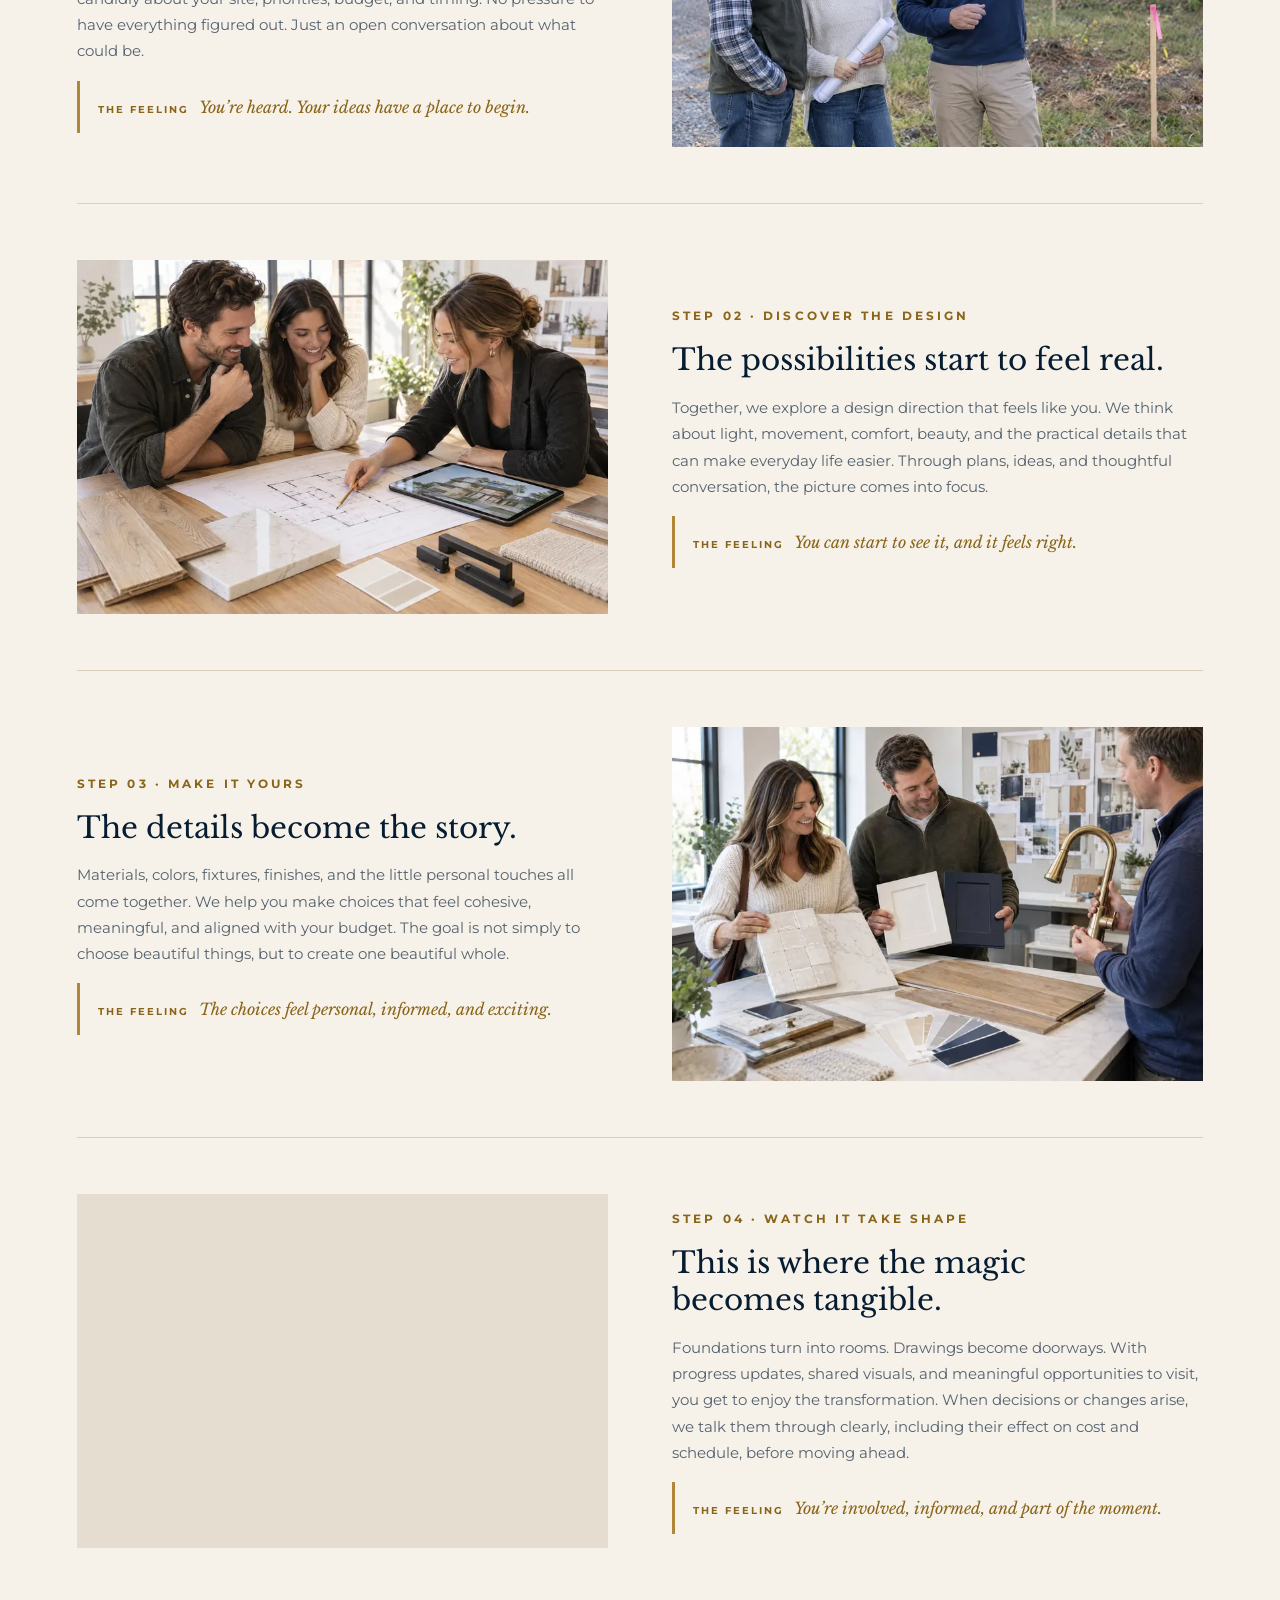
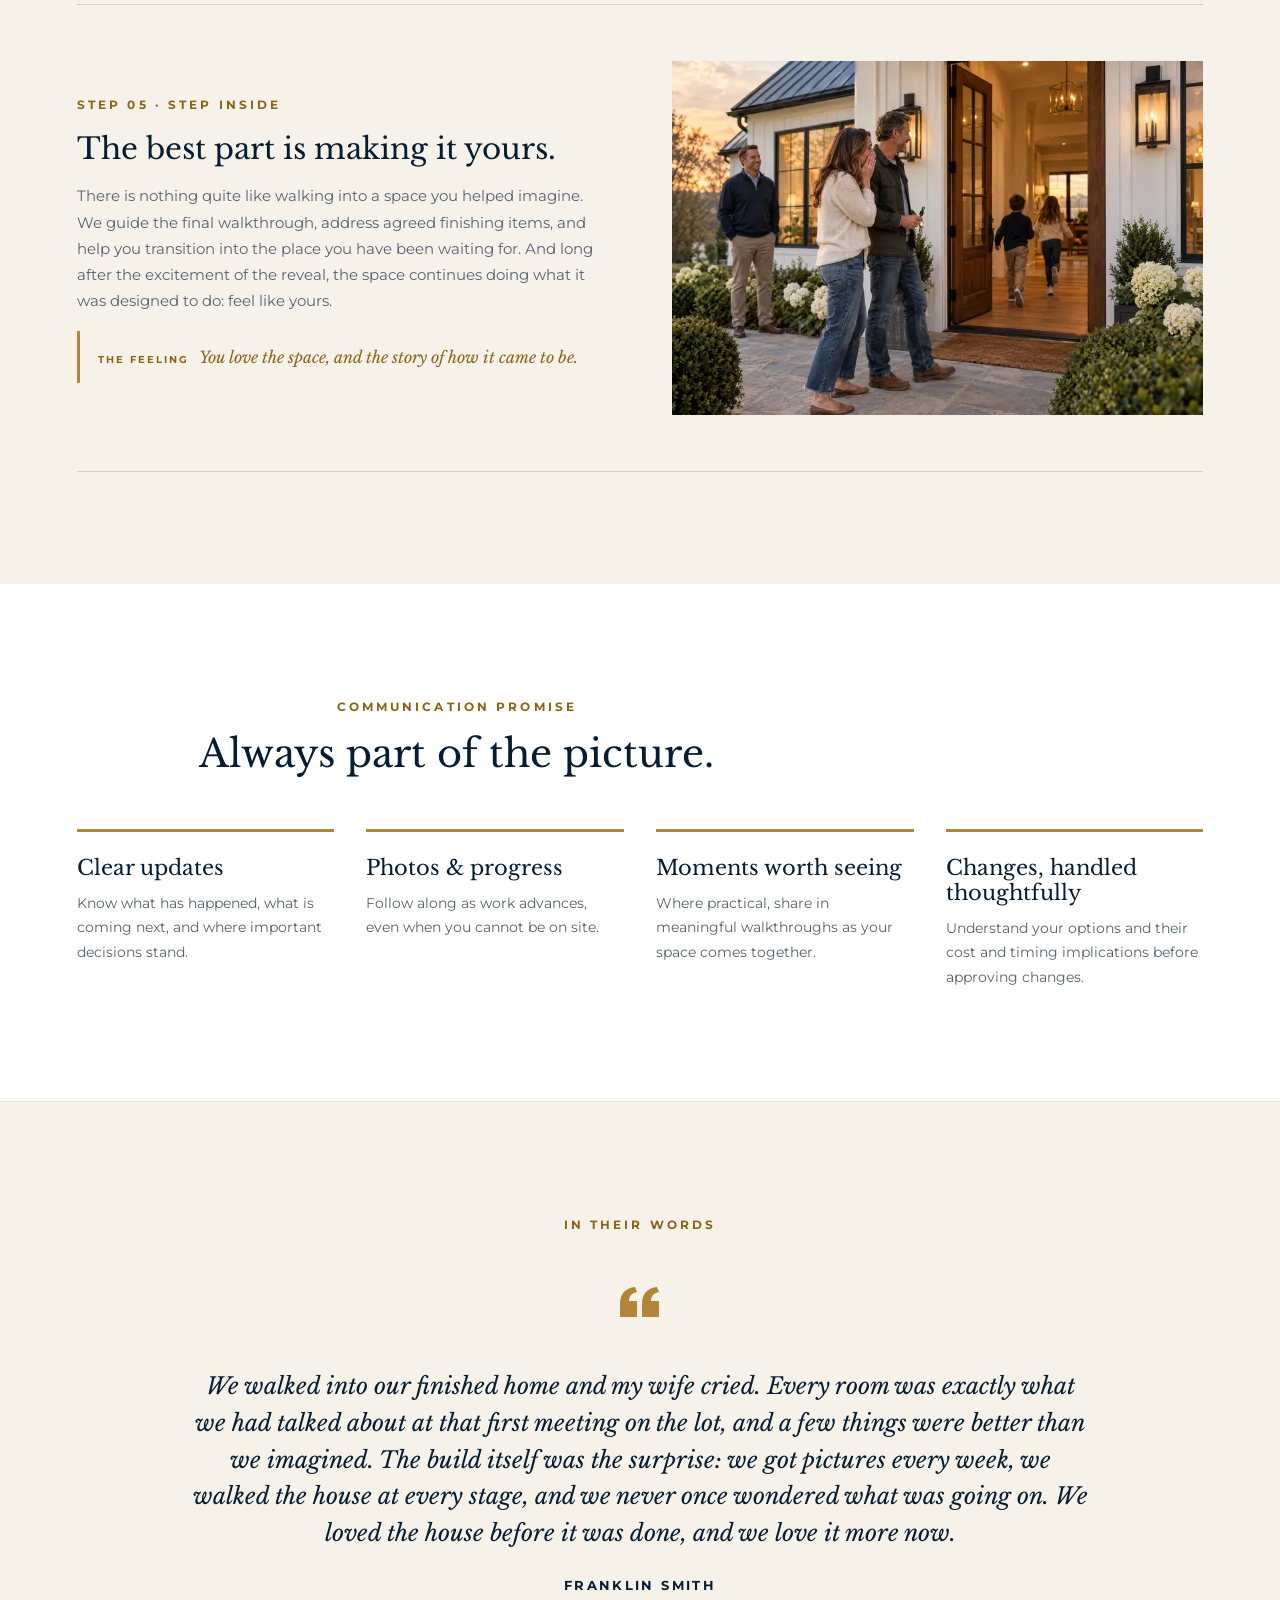
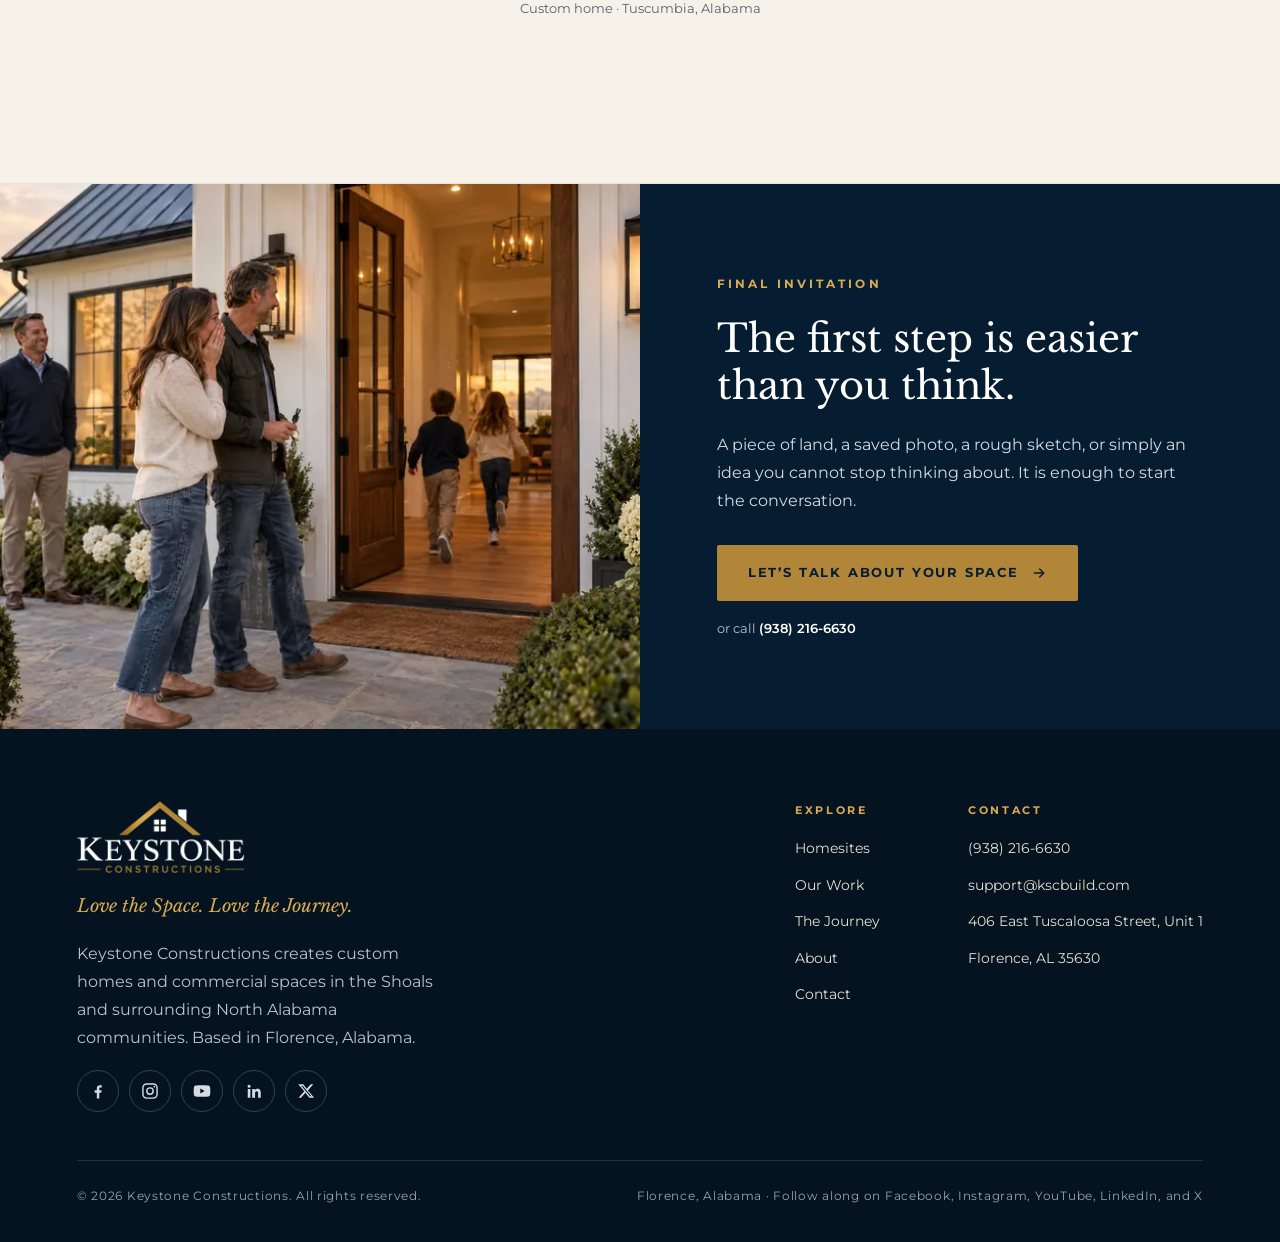
<file: the-journey/index.html>
<!doctype html>
<html lang="en">
<head>
<meta charset="utf-8">
<meta name="viewport" content="width=device-width, initial-scale=1">
<title>The Building Experience | Keystone Constructions</title>
<meta name="description" content="Discover a more personal way to build. From first ideas to final walkthrough, see how Keystone makes the journey collaborative and rewarding.">
<meta name="robots" content="index, follow, max-image-preview:large">
<link rel="canonical" href="https://kscbuild.com/the-journey/">
<meta name="theme-color" content="#061C31">
<meta name="author" content="Keystone Constructions">
<meta name="geo.region" content="US-AL"><meta name="geo.placename" content="Florence, Alabama">
<meta property="og:type" content="website"><meta property="og:site_name" content="Keystone Constructions"><meta property="og:locale" content="en_US">
<meta property="og:title" content="The Building Experience | Keystone Constructions"><meta property="og:description" content="Discover a more personal way to build. From first ideas to final walkthrough, see how Keystone makes the journey collaborative and rewarding."><meta property="og:url" content="https://kscbuild.com/the-journey/">
<meta property="og:image" content="https://kscbuild.com/assets/img/og-keystone.jpg"><meta property="og:image:width" content="1200"><meta property="og:image:height" content="630"><meta property="og:image:alt" content="Keystone Constructions: Love the Space. Love the Journey.">
<meta name="twitter:card" content="summary_large_image"><meta name="twitter:title" content="The Building Experience | Keystone Constructions"><meta name="twitter:description" content="Discover a more personal way to build. From first ideas to final walkthrough, see how Keystone makes the journey collaborative and rewarding."><meta name="twitter:image" content="https://kscbuild.com/assets/img/og-keystone.jpg"><meta name="twitter:site" content="@kscbuild">
<link rel="icon" href="../assets/icons/favicon.ico" sizes="any"><link rel="icon" type="image/png" sizes="32x32" href="../assets/icons/icon-32.png"><link rel="icon" type="image/png" sizes="192x192" href="../assets/icons/icon-192.png"><link rel="apple-touch-icon" href="../assets/icons/icon-180.png">
<link rel="manifest" href="../site.webmanifest">
<link rel="preconnect" href="https://fonts.googleapis.com"><link rel="preconnect" href="https://fonts.gstatic.com" crossorigin>
<link rel="preload" as="image" href="../assets/img/logo-360.png">
<link rel="stylesheet" href="../assets/css/styles.css">
<link rel="stylesheet" href="https://fonts.googleapis.com/css2?family=Libre+Baskerville:ital,wght@0,400;0,700;1,400&family=Montserrat:wght@400;500;600;700&display=swap">
<script type="application/ld+json">[{"@context":"https://schema.org","@type":["HomeAndConstructionBusiness","GeneralContractor"],"@id":"https://kscbuild.com/#business","name":"Keystone Constructions","alternateName":"KSC","url":"https://kscbuild.com/","logo":"https://kscbuild.com/assets/img/logo-720.png","image":"https://kscbuild.com/assets/img/og-keystone.jpg","slogan":"Love the Space. Love the Journey.","description":"Design-led custom homes and commercial spaces in the Shoals and North Alabama. Beautifully designed, uniquely yours, and a joy to create.","telephone":"+19382166630","email":"support@kscbuild.com","address":{"@type":"PostalAddress","streetAddress":"406 East Tuscaloosa Street, Unit 1","addressLocality":"Florence","addressRegion":"AL","postalCode":"35630","addressCountry":"US"},"areaServed":[{"@type":"City","name":"Florence, Alabama"},{"@type":"City","name":"Muscle Shoals, Alabama"},{"@type":"City","name":"Sheffield, Alabama"},{"@type":"City","name":"Tuscumbia, Alabama"},{"@type":"AdministrativeArea","name":"The Shoals, Alabama"},{"@type":"AdministrativeArea","name":"North Alabama"}],"founder":{"@type":"Person","name":"Zaman Shah","jobTitle":"Founder","image":"https://kscbuild.com/assets/img/zaman-shah-780.jpg"},"knowsAbout":["Custom home building","Residential construction","Homesite selection","Residential development","Commercial construction","Medical office buildings","Design-build"],"makesOffer":[{"@type":"Offer","itemOffered":{"@type":"Service","name":"Custom homes","areaServed":"North Alabama"}},{"@type":"Offer","itemOffered":{"@type":"Service","name":"Homesite search and lot matching","areaServed":"North Alabama"}},{"@type":"Offer","itemOffered":{"@type":"Service","name":"Residential communities","areaServed":"North Alabama"}},{"@type":"Offer","itemOffered":{"@type":"Service","name":"Commercial spaces","areaServed":"North Alabama"}}],"sameAs":["https://www.facebook.com/share/1MYCGWRBaP/?mibextid=wwXIfr","https://www.instagram.com/kscbuild","https://www.youtube.com/@KSCbuild","https://www.linkedin.com/company/keystone-constructions-alabama/","https://x.com/kscbuild"],"priceRange":"$$$"},{"@context":"https://schema.org","@type":"WebSite","@id":"https://kscbuild.com/#website","url":"https://kscbuild.com/","name":"Keystone Constructions","publisher":{"@id":"https://kscbuild.com/#business"},"inLanguage":"en-US"},{"@context":"https://schema.org","@type":"WebPage","@id":"https://kscbuild.com/the-journey/#webpage","url":"https://kscbuild.com/the-journey/","name":"The Building Experience | Keystone Constructions","description":"Discover a more personal way to build. From first ideas to final walkthrough, see how Keystone makes the journey collaborative and rewarding.","isPartOf":{"@id":"https://kscbuild.com/#website"},"about":{"@id":"https://kscbuild.com/#business"},"inLanguage":"en-US"},{"@context":"https://schema.org","@type":"BreadcrumbList","itemListElement":[{"@type":"ListItem","position":1,"name":"Home","item":"https://kscbuild.com/"},{"@type":"ListItem","position":2,"name":"The Building Experience","item":"https://kscbuild.com/the-journey/"}]},{"@context":"https://schema.org","@type":"HowTo","name":"The Keystone journey: how we build with you","description":"The five-step building experience at Keystone Constructions, from the first conversation to stepping inside your finished space.","step":[{"@type":"HowToStep","position":1,"name":"Let’s talk: Every great space begins with a conversation.","text":"We start with you: how you want to live or work, what inspires you, what is not working today, and what matters most. We also talk candidly about your site, priorities, budget, and timing. No pressure to have everything figured out. Just an open conversation about what could be."},{"@type":"HowToStep","position":2,"name":"Discover the design: The possibilities start to feel real.","text":"Together, we explore a design direction that feels like you. We think about light, movement, comfort, beauty, and the practical details that can make everyday life easier. Through plans, ideas, and thoughtful conversation, the picture comes into focus."},{"@type":"HowToStep","position":3,"name":"Make it yours: The details become the story.","text":"Materials, colors, fixtures, finishes, and the little personal touches all come together. We help you make choices that feel cohesive, meaningful, and aligned with your budget. The goal is not simply to choose beautiful things, but to create one beautiful whole."},{"@type":"HowToStep","position":4,"name":"Watch it take shape: This is where the magic becomes tangible.","text":"Foundations turn into rooms. Drawings become doorways. With progress updates, shared visuals, and meaningful opportunities to visit, you get to enjoy the transformation. When decisions or changes arise, we talk them through clearly, including their effect on cost and schedule, before moving ahead."},{"@type":"HowToStep","position":5,"name":"Step inside: The best part is making it yours.","text":"There is nothing quite like walking into a space you helped imagine. We guide the final walkthrough, address agreed finishing items, and help you transition into the place you have been waiting for. And long after the excitement of the reveal, the space continues doing what it was designed to do: feel like yours."}]}]</script>
</head>
<body>
<a class="skip" href="#main">Skip to content</a>
<div class="topbar"><div class="wrap"><div class="l"><span>Florence, Alabama</span><span class="tag">Love the Space. Love the Journey.</span></div><div class="r"><a class="mail" href="mailto:support@kscbuild.com">support@kscbuild.com</a><a class="tel" href="tel:+19382166630">(938) 216-6630</a></div></div></div>
<header class="site-header"><div class="wrap">
<a class="brand" href="../" aria-label="Keystone Constructions home"><img src="../assets/img/logo-360.png" srcset="../assets/img/logo-360.png 1x, ../assets/img/logo-720.png 2x" width="1162" height="496" alt="Keystone Constructions"></a>
<button class="menu-btn" type="button" aria-expanded="false" aria-controls="site-nav" aria-label="Open menu"><svg viewBox="0 0 24 24" fill="none" stroke="currentColor" stroke-width="2" stroke-linecap="round" aria-hidden="true"><path d="M4 7h16M4 12h16M4 17h16"/></svg></button>
<nav class="nav" id="site-nav" aria-label="Primary"><ul><li><a class="navlink" href="../homesites/">Homesites</a></li><li><a class="navlink" href="../our-work/">Our Work</a></li><li><a class="navlink" href="../the-journey/" aria-current=page>The Journey</a></li><li><a class="navlink" href="../about/">About</a></li><li><a class="navlink" href="../contact/">Contact</a></li></ul><a class="btn btn-navy btn-sm" href="../contact/#inquiry">Start your journey<svg viewBox="0 0 24 24" fill="none" stroke="currentColor" stroke-width="2" stroke-linecap="round" stroke-linejoin="round" aria-hidden="true"><path d="M5 12h14"/><path d="M13 6l6 6-6 6"/></svg></a></nav>
</div></header>
<main id="main">
<section class="hero "><div class="media" aria-hidden="true"><picture><source type="image/webp" srcset="../assets/img/journey-4-take-shape-480.webp 480w, ../assets/img/journey-4-take-shape-800.webp 800w, ../assets/img/journey-4-take-shape-1200.webp 1200w, ../assets/img/journey-4-take-shape-1600.webp 1600w, ../assets/img/journey-4-take-shape-1800.webp 1800w" sizes="100vw"><img src="../assets/img/journey-4-take-shape-1800.jpg" srcset="../assets/img/journey-4-take-shape-480.jpg 480w, ../assets/img/journey-4-take-shape-800.jpg 800w, ../assets/img/journey-4-take-shape-1200.jpg 1200w, ../assets/img/journey-4-take-shape-1600.jpg 1600w, ../assets/img/journey-4-take-shape-1800.jpg 1800w" sizes="100vw" width="1800" height="1200" alt="" fetchpriority="high"></picture></div><div class="wrap"><div class="inner">
<p class="eyebrow on-dark reveal d1">The Keystone journey</p>
<h1 class="h-l reveal d2">The making of something wonderful.</h1>
<p class="lede reveal d3">The first ideas. The thoughtful choices. The moment you walk through a space that was once only in your imagination. We believe every part of that story should feel just as special as the finished result.</p>
</div></div></section>
<section class="section"><div class="wrap stack"><div class="two-col"><div class="head"><p class="eyebrow">Philosophy</p><h2 class="h2">Your project. Your ideas. Your journey.</h2></div><div class="copy"><p class=body>You should never feel like a spectator in a space being created for you. We listen closely, invite you into the decisions that matter, and help you enjoy seeing your vision unfold, with the guidance and clarity that make a complex process feel manageable.</p></div></div></div></section>
<section class="section linen"><div class="wrap stack"><div class="head"><p class="eyebrow">Five steps</p><h2 class="h2">From “what if” to “welcome home.”</h2></div><div class="steps"><article class="step" id="step-01"><div class="text"><p class="eyebrow">Step 01 · Let’s talk</p><h3>Every great space begins with a conversation.</h3><p class="body sm">We start with you: how you want to live or work, what inspires you, what is not working today, and what matters most. We also talk candidly about your site, priorities, budget, and timing. No pressure to have everything figured out. Just an open conversation about what could be.</p><div class="feelbox"><span class="k">The feeling</span><span class="feel">You’re heard. Your ideas have a place to begin.</span></div></div><figure class="tile ratio-3x2"><picture><source type="image/webp" srcset="../assets/img/journey-1-lets-talk-480.webp 480w, ../assets/img/journey-1-lets-talk-800.webp 800w, ../assets/img/journey-1-lets-talk-1200.webp 1200w, ../assets/img/journey-1-lets-talk-1600.webp 1600w, ../assets/img/journey-1-lets-talk-1800.webp 1800w" sizes="(max-width: 900px) 100vw, 50vw"><img src="../assets/img/journey-1-lets-talk-1800.jpg" srcset="../assets/img/journey-1-lets-talk-480.jpg 480w, ../assets/img/journey-1-lets-talk-800.jpg 800w, ../assets/img/journey-1-lets-talk-1200.jpg 1200w, ../assets/img/journey-1-lets-talk-1600.jpg 1600w, ../assets/img/journey-1-lets-talk-1800.jpg 1800w" sizes="(max-width: 900px) 100vw, 50vw" width="1800" height="1200" alt="A couple and their builder talking on a wooded homesite" loading="lazy" decoding="async"></picture></figure></article><article class="step" id="step-02"><div class="text"><p class="eyebrow">Step 02 · Discover the design</p><h3>The possibilities start to feel real.</h3><p class="body sm">Together, we explore a design direction that feels like you. We think about light, movement, comfort, beauty, and the practical details that can make everyday life easier. Through plans, ideas, and thoughtful conversation, the picture comes into focus.</p><div class="feelbox"><span class="k">The feeling</span><span class="feel">You can start to see it, and it feels right.</span></div></div><figure class="tile ratio-3x2"><picture><source type="image/webp" srcset="../assets/img/journey-2-discover-480.webp 480w, ../assets/img/journey-2-discover-800.webp 800w, ../assets/img/journey-2-discover-1200.webp 1200w, ../assets/img/journey-2-discover-1600.webp 1600w, ../assets/img/journey-2-discover-1800.webp 1800w" sizes="(max-width: 900px) 100vw, 50vw"><img src="../assets/img/journey-2-discover-1800.jpg" srcset="../assets/img/journey-2-discover-480.jpg 480w, ../assets/img/journey-2-discover-800.jpg 800w, ../assets/img/journey-2-discover-1200.jpg 1200w, ../assets/img/journey-2-discover-1600.jpg 1600w, ../assets/img/journey-2-discover-1800.jpg 1800w" sizes="(max-width: 900px) 100vw, 50vw" width="1800" height="1200" alt="Clients reviewing floor plans and material samples with a designer" loading="lazy" decoding="async"></picture></figure></article><article class="step" id="step-03"><div class="text"><p class="eyebrow">Step 03 · Make it yours</p><h3>The details become the story.</h3><p class="body sm">Materials, colors, fixtures, finishes, and the little personal touches all come together. We help you make choices that feel cohesive, meaningful, and aligned with your budget. The goal is not simply to choose beautiful things, but to create one beautiful whole.</p><div class="feelbox"><span class="k">The feeling</span><span class="feel">The choices feel personal, informed, and exciting.</span></div></div><figure class="tile ratio-3x2"><picture><source type="image/webp" srcset="../assets/img/journey-3-make-it-yours-480.webp 480w, ../assets/img/journey-3-make-it-yours-800.webp 800w, ../assets/img/journey-3-make-it-yours-1200.webp 1200w, ../assets/img/journey-3-make-it-yours-1600.webp 1600w, ../assets/img/journey-3-make-it-yours-1800.webp 1800w" sizes="(max-width: 900px) 100vw, 50vw"><img src="../assets/img/journey-3-make-it-yours-1800.jpg" srcset="../assets/img/journey-3-make-it-yours-480.jpg 480w, ../assets/img/journey-3-make-it-yours-800.jpg 800w, ../assets/img/journey-3-make-it-yours-1200.jpg 1200w, ../assets/img/journey-3-make-it-yours-1600.jpg 1600w, ../assets/img/journey-3-make-it-yours-1800.jpg 1800w" sizes="(max-width: 900px) 100vw, 50vw" width="1800" height="1200" alt="Clients choosing cabinet, tile and hardware samples" loading="lazy" decoding="async"></picture></figure></article><article class="step" id="step-04"><div class="text"><p class="eyebrow">Step 04 · Watch it take shape</p><h3>This is where the magic becomes tangible.</h3><p class="body sm">Foundations turn into rooms. Drawings become doorways. With progress updates, shared visuals, and meaningful opportunities to visit, you get to enjoy the transformation. When decisions or changes arise, we talk them through clearly, including their effect on cost and schedule, before moving ahead.</p><div class="feelbox"><span class="k">The feeling</span><span class="feel">You’re involved, informed, and part of the moment.</span></div></div><figure class="tile ratio-3x2"><picture><source type="image/webp" srcset="../assets/img/journey-4-take-shape-480.webp 480w, ../assets/img/journey-4-take-shape-800.webp 800w, ../assets/img/journey-4-take-shape-1200.webp 1200w, ../assets/img/journey-4-take-shape-1600.webp 1600w, ../assets/img/journey-4-take-shape-1800.webp 1800w" sizes="(max-width: 900px) 100vw, 50vw"><img src="../assets/img/journey-4-take-shape-1800.jpg" srcset="../assets/img/journey-4-take-shape-480.jpg 480w, ../assets/img/journey-4-take-shape-800.jpg 800w, ../assets/img/journey-4-take-shape-1200.jpg 1200w, ../assets/img/journey-4-take-shape-1600.jpg 1600w, ../assets/img/journey-4-take-shape-1800.jpg 1800w" sizes="(max-width: 900px) 100vw, 50vw" width="1800" height="1200" alt="A couple walking a framed house with their builder" loading="lazy" decoding="async"></picture></figure></article><article class="step" id="step-05"><div class="text"><p class="eyebrow">Step 05 · Step inside</p><h3>The best part is making it yours.</h3><p class="body sm">There is nothing quite like walking into a space you helped imagine. We guide the final walkthrough, address agreed finishing items, and help you transition into the place you have been waiting for. And long after the excitement of the reveal, the space continues doing what it was designed to do: feel like yours.</p><div class="feelbox"><span class="k">The feeling</span><span class="feel">You love the space, and the story of how it came to be.</span></div></div><figure class="tile ratio-3x2"><picture><source type="image/webp" srcset="../assets/img/journey-5-step-inside-480.webp 480w, ../assets/img/journey-5-step-inside-800.webp 800w, ../assets/img/journey-5-step-inside-1200.webp 1200w, ../assets/img/journey-5-step-inside-1600.webp 1600w, ../assets/img/journey-5-step-inside-1800.webp 1800w" sizes="(max-width: 900px) 100vw, 50vw"><img src="../assets/img/journey-5-step-inside-1800.jpg" srcset="../assets/img/journey-5-step-inside-480.jpg 480w, ../assets/img/journey-5-step-inside-800.jpg 800w, ../assets/img/journey-5-step-inside-1200.jpg 1200w, ../assets/img/journey-5-step-inside-1600.jpg 1600w, ../assets/img/journey-5-step-inside-1800.jpg 1800w" sizes="(max-width: 900px) 100vw, 50vw" width="1800" height="1200" alt="A family stepping through the front door of their finished home" loading="lazy" decoding="async"></picture></figure></article></div></div></section>
<section class="section"><div class="wrap stack"><div class="head center"><p class="eyebrow">Communication promise</p><h2 class="h2">Always part of the picture.</h2></div><div class="grid grid-4"><div class="card"><h3>Clear updates</h3><p class="body">Know what has happened, what is coming next, and where important decisions stand.</p></div><div class="card"><h3>Photos &amp; progress</h3><p class="body">Follow along as work advances, even when you cannot be on site.</p></div><div class="card"><h3>Moments worth seeing</h3><p class="body">Where practical, share in meaningful walkthroughs as your space comes together.</p></div><div class="card"><h3>Changes, handled thoughtfully</h3><p class="body">Understand your options and their cost and timing implications before approving changes.</p></div></div></div></section>
<section class="testimonials section" data-carousel aria-label="Client testimonials"><div class="wrap stack center"><p class="eyebrow">In their words</p><svg class="quote-mark" viewBox="0 0 40 30" aria-hidden="true"><path d="M0 30V17C0 7 5 1 15 0l2 5c-5 1-8 4-8 9h8v16H0zm22 0V17c0-10 5-16 15-17l2 5c-5 1-8 4-8 9h8v16H22z"/></svg><div class="track"><blockquote class=active aria-hidden="false"><p class="q">We walked into our finished home and my wife cried. Every room was exactly what we had talked about at that first meeting on the lot, and a few things were better than we imagined. The build itself was the surprise: we got pictures every week, we walked the house at every stage, and we never once wondered what was going on. We loved the house before it was done, and we love it more now.</p><footer><div class="who">Franklin Smith</div><div class="where">Custom home · Tuscumbia, Alabama</div></footer></blockquote></div><div class="dots" role="tablist"></div>
<!-- Additional client testimonials can be added as <blockquote> elements inside .track once written approval is on file. --></div></section>
<section class="split"><div class="pic"><picture><source type="image/webp" srcset="../assets/img/journey-5-step-inside-480.webp 480w, ../assets/img/journey-5-step-inside-800.webp 800w, ../assets/img/journey-5-step-inside-1200.webp 1200w, ../assets/img/journey-5-step-inside-1600.webp 1600w, ../assets/img/journey-5-step-inside-1800.webp 1800w" sizes="(max-width: 900px) 100vw, 50vw"><img src="../assets/img/journey-5-step-inside-1800.jpg" srcset="../assets/img/journey-5-step-inside-480.jpg 480w, ../assets/img/journey-5-step-inside-800.jpg 800w, ../assets/img/journey-5-step-inside-1200.jpg 1200w, ../assets/img/journey-5-step-inside-1600.jpg 1600w, ../assets/img/journey-5-step-inside-1800.jpg 1800w" sizes="(max-width: 900px) 100vw, 50vw" width="1800" height="1200" alt="A family stepping into their finished home" loading="lazy" decoding="async"></picture></div><div class="text"><p class="eyebrow on-dark">Final invitation</p><h2 class="h2">The first step is easier than you think.</h2><p class="body on-dark">A piece of land, a saved photo, a rough sketch, or simply an idea you cannot stop thinking about. It is enough to start the conversation.</p><div class="inline-cta"><a class="btn btn-gold" href="../contact/#inquiry">Let’s talk about your space<svg viewBox="0 0 24 24" fill="none" stroke="currentColor" stroke-width="2" stroke-linecap="round" stroke-linejoin="round" aria-hidden="true"><path d="M5 12h14"/><path d="M13 6l6 6-6 6"/></svg></a><span class="or">or call <a href="tel:+19382166630">(938) 216-6630</a></span></div></div></section>
</main>
<footer class="site-footer"><div class="wrap">
<div class="top">
<div class="brandcol"><img src="../assets/img/logo-reversed-360.png" srcset="../assets/img/logo-reversed-360.png 1x, ../assets/img/logo-reversed-720.png 2x" width="1162" height="496" alt="Keystone Constructions" loading="lazy"><p class="tagline">Love the Space. Love the Journey.</p><p>Keystone Constructions creates custom homes and commercial spaces in the Shoals and surrounding North Alabama communities. Based in Florence, Alabama.</p><div class="social"><a href="https://www.facebook.com/share/1MYCGWRBaP/?mibextid=wwXIfr" aria-label="Keystone Constructions on Facebook" rel="noopener" target="_blank"><svg viewBox="0 0 24 24" fill=currentColor aria-hidden="true"><path d="M13.5 21v-7h2.4l.4-3h-2.8V9.2c0-.9.3-1.5 1.5-1.5h1.5V5.1c-.3 0-1.2-.1-2.2-.1-2.2 0-3.7 1.3-3.7 3.8V11H8v3h2.6v7z"/></svg></a><a href="https://www.instagram.com/kscbuild" aria-label="Keystone Constructions on Instagram" rel="noopener" target="_blank"><svg viewBox="0 0 24 24" fill=none stroke=currentColor stroke-width=1.7 stroke-linecap=round stroke-linejoin=round aria-hidden="true"><rect x="3.5" y="3.5" width="17" height="17" rx="4.5"/><circle cx="12" cy="12" r="3.8"/><circle cx="17.2" cy="6.8" r="1" fill="currentColor" stroke="none"/></svg></a><a href="https://www.youtube.com/@KSCbuild" aria-label="Keystone Constructions on YouTube" rel="noopener" target="_blank"><svg viewBox="0 0 24 24" fill=currentColor aria-hidden="true"><path d="M21.6 7.2a2.5 2.5 0 0 0-1.8-1.8C18.2 5 12 5 12 5s-6.2 0-7.8.4A2.5 2.5 0 0 0 2.4 7.2 26 26 0 0 0 2 12a26 26 0 0 0 .4 4.8 2.5 2.5 0 0 0 1.8 1.8C5.8 19 12 19 12 19s6.2 0 7.8-.4a2.5 2.5 0 0 0 1.8-1.8A26 26 0 0 0 22 12a26 26 0 0 0-.4-4.8zM10 15V9l5.2 3z"/></svg></a><a href="https://www.linkedin.com/company/keystone-constructions-alabama/" aria-label="Keystone Constructions on LinkedIn" rel="noopener" target="_blank"><svg viewBox="0 0 24 24" fill=currentColor aria-hidden="true"><path d="M4.5 9.5h3.2V20H4.5zM6.1 4.5a1.85 1.85 0 1 1 0 3.7 1.85 1.85 0 0 1 0-3.7zM9.8 9.5h3v1.4c.5-.9 1.6-1.7 3.3-1.7 3.4 0 4 2.2 4 5.1V20h-3.2v-5c0-1.2 0-2.7-1.7-2.7s-1.9 1.3-1.9 2.6V20H9.8z"/></svg></a><a href="https://x.com/kscbuild" aria-label="Keystone Constructions on X" rel="noopener" target="_blank"><svg viewBox="0 0 24 24" fill=currentColor aria-hidden="true"><path d="M17.8 4h2.9l-6.4 7.3L21.8 20h-5.9l-4.6-5.9L6 20H3.1l6.8-7.8L2.7 4h6l4.1 5.4zm-1 14.3h1.6L8 5.6H6.3z"/></svg></a></div></div>
<div class="cols">
<div class="col"><span class="k">Explore</span><ul><li><a href="../homesites/">Homesites</a></li><li><a href="../our-work/">Our Work</a></li><li><a href="../the-journey/">The Journey</a></li><li><a href="../about/">About</a></li><li><a href="../contact/">Contact</a></li></ul></div>
<div class="col"><span class="k">Contact</span><ul><li><a href="tel:+19382166630">(938) 216-6630</a></li><li><a href="mailto:support@kscbuild.com">support@kscbuild.com</a></li><li><span>406 East Tuscaloosa Street, Unit 1</span></li><li><span>Florence, AL 35630</span></li></ul></div>
</div></div>
<div class="bottom"><span>© <span data-year>2026</span> Keystone Constructions. All rights reserved.</span><span>Florence, Alabama · Follow along on Facebook, Instagram, YouTube, LinkedIn, and X</span></div>
</div></footer>
<script src="../assets/js/main.js" defer></script>
</body>
</html>
</file>
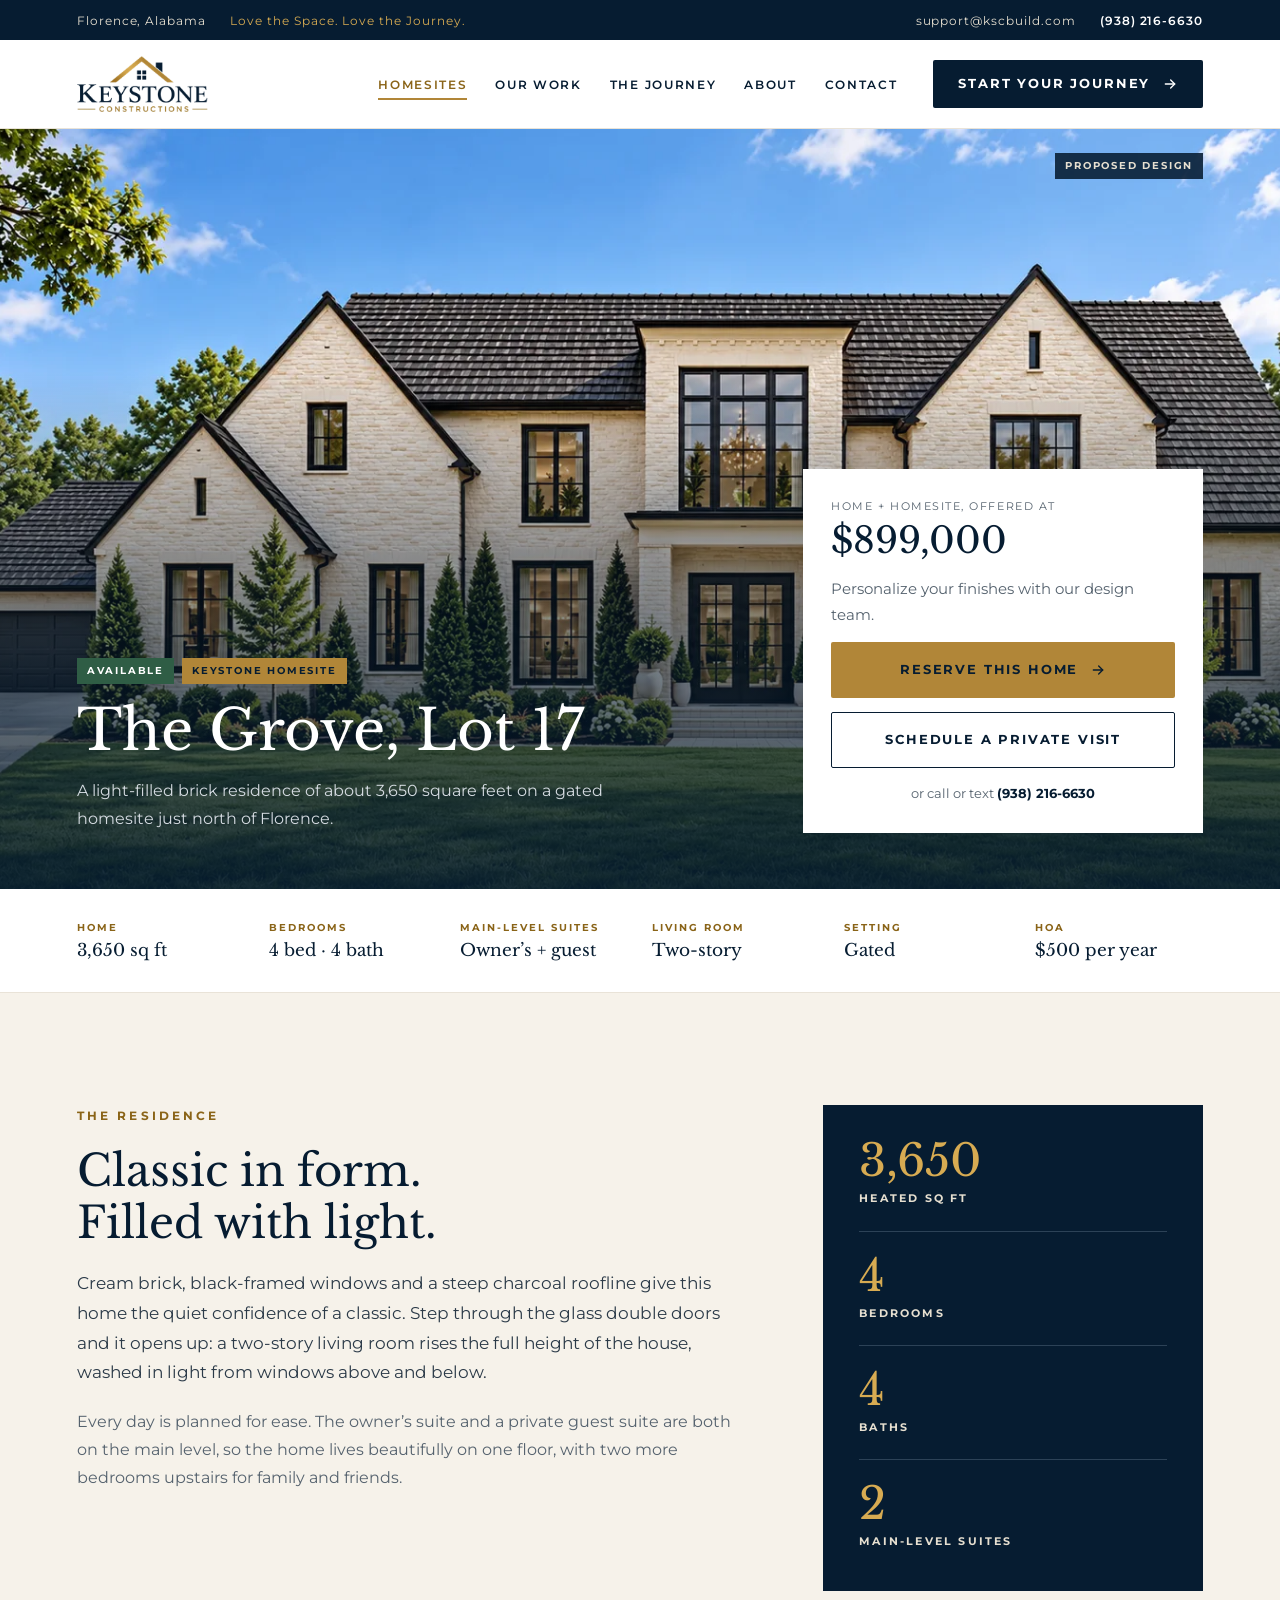
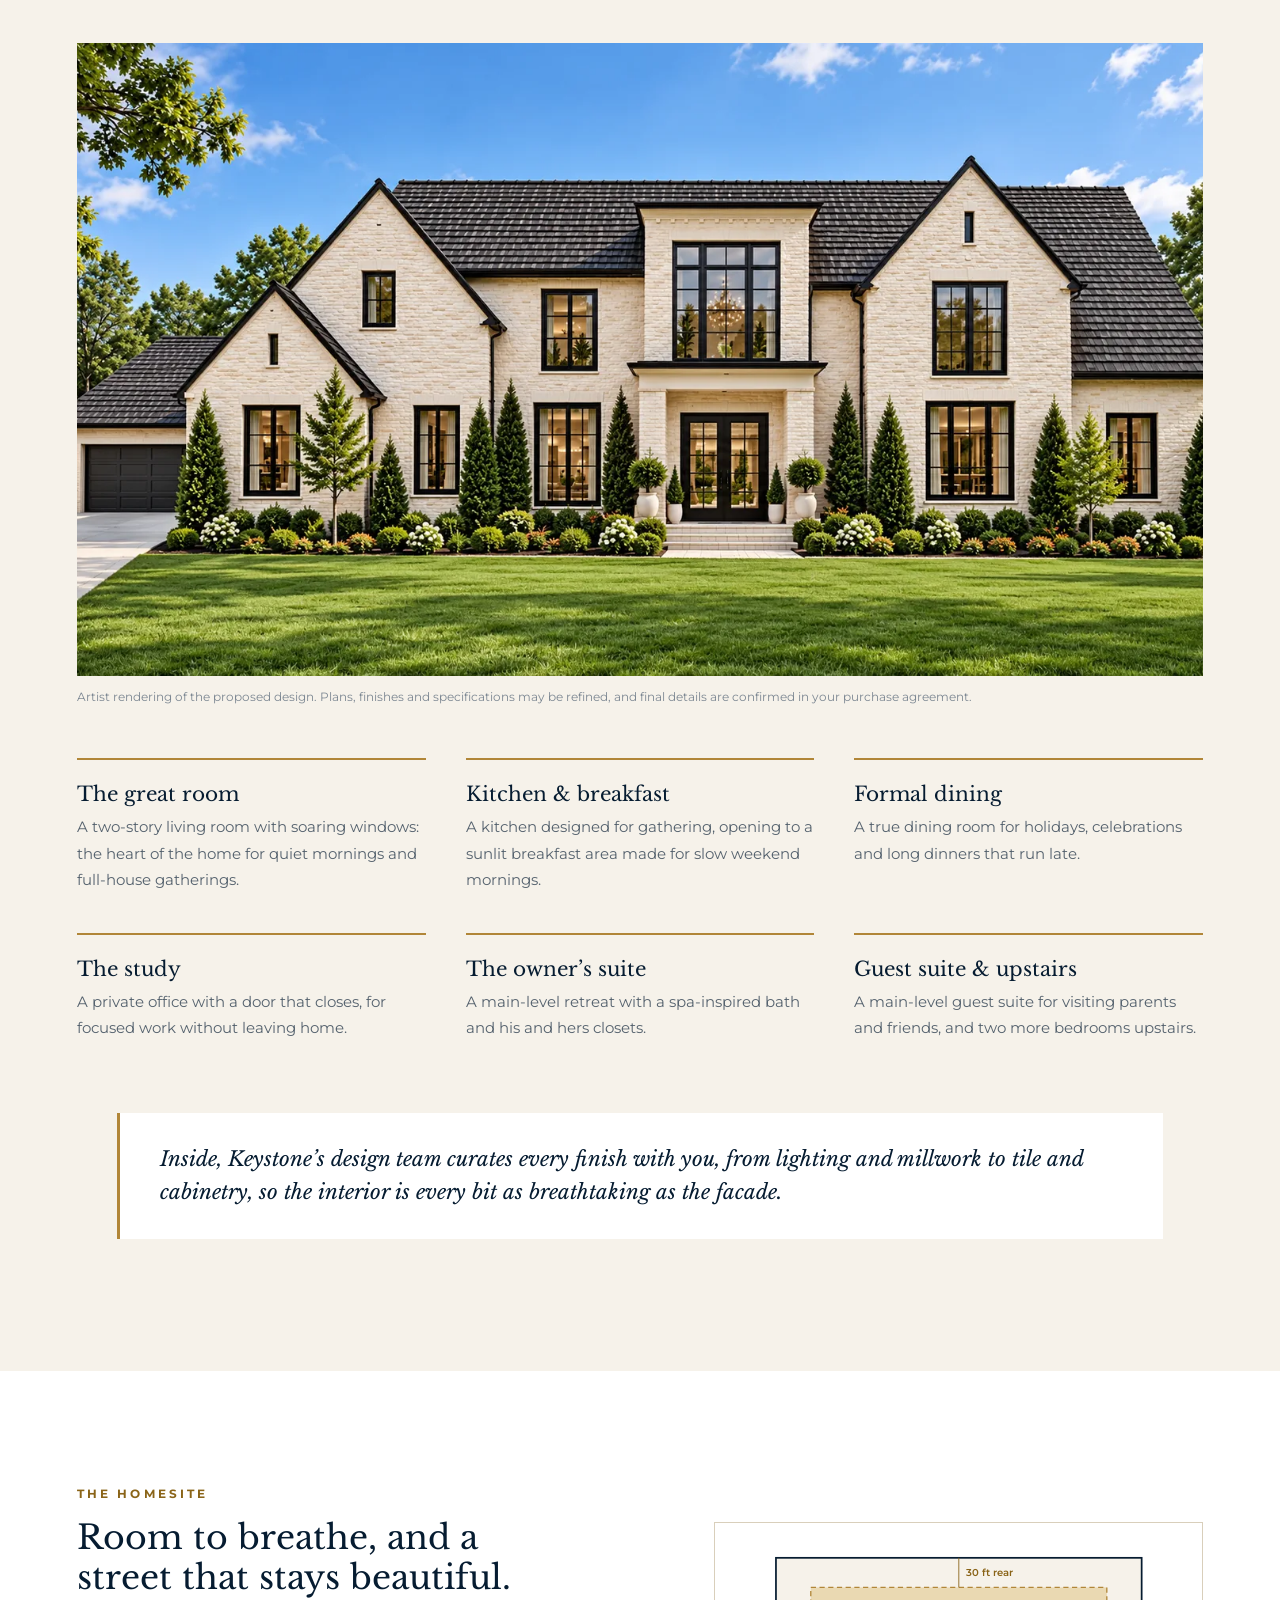
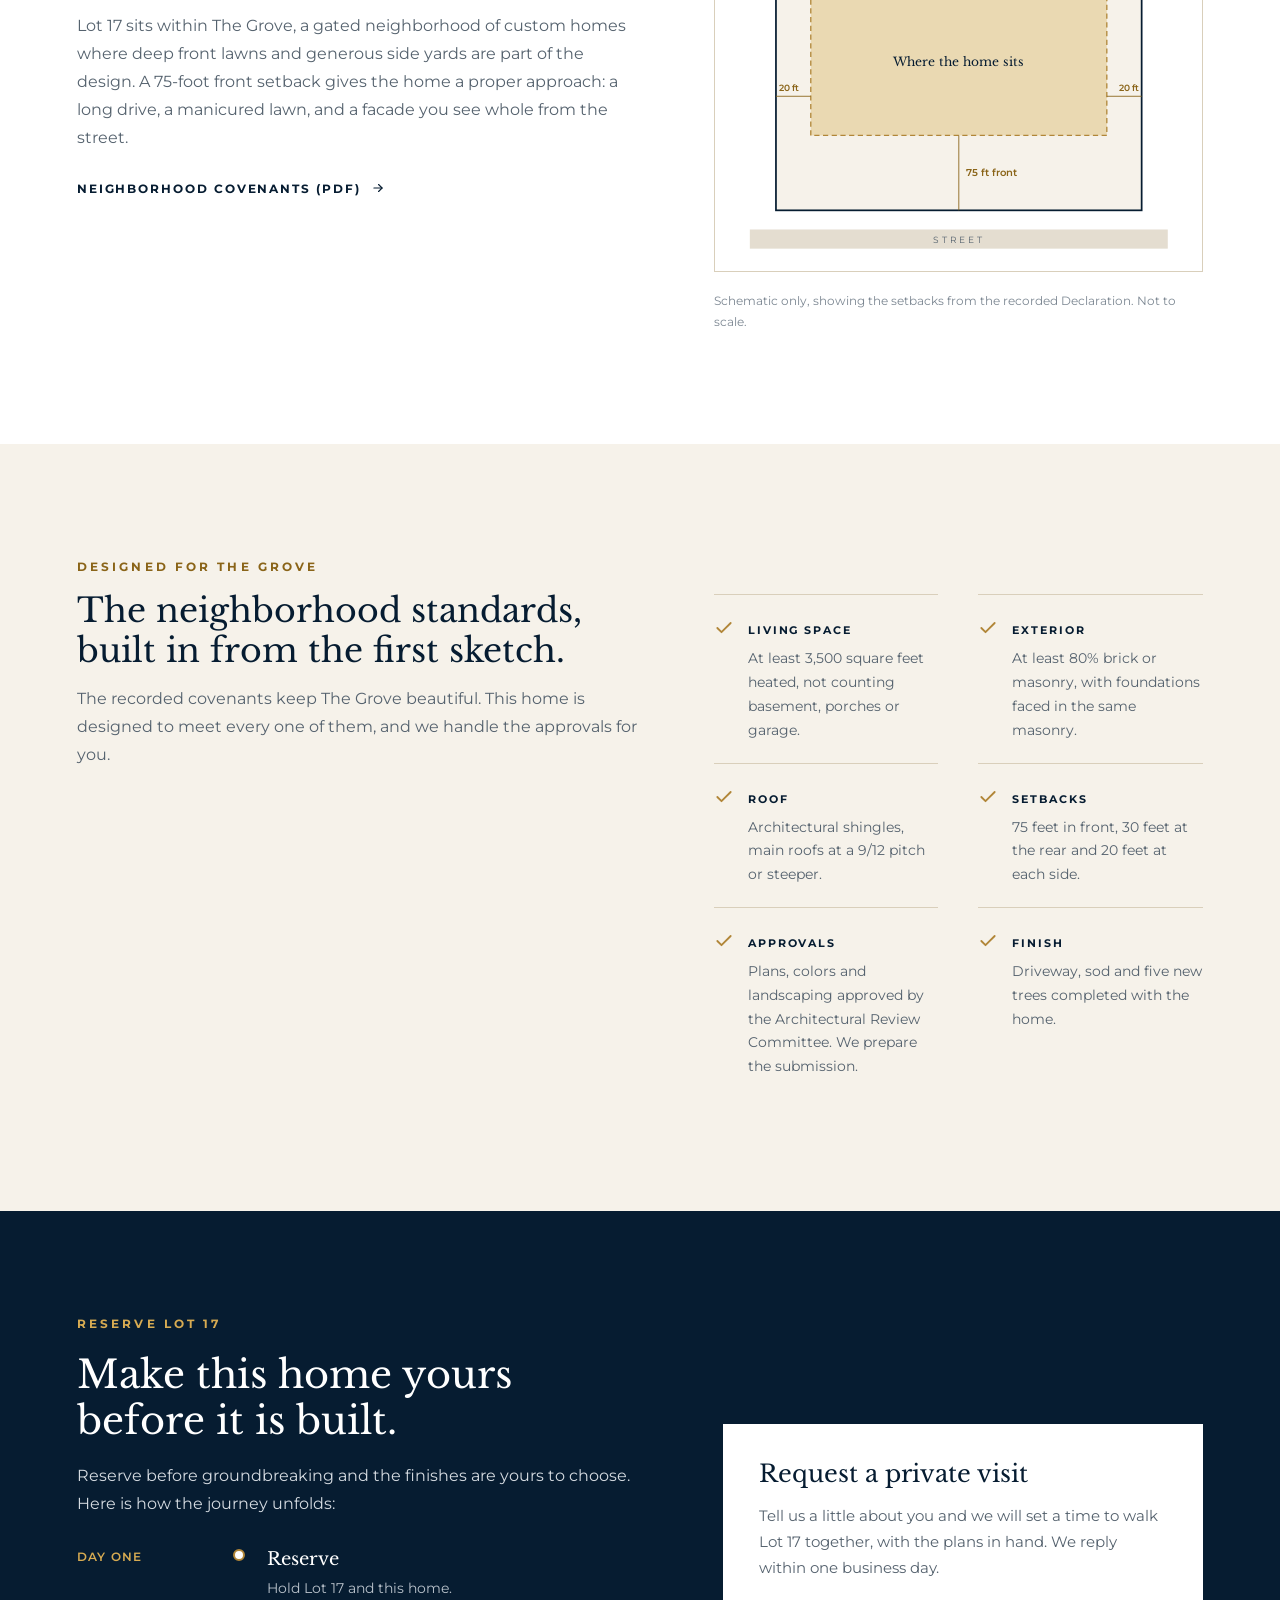
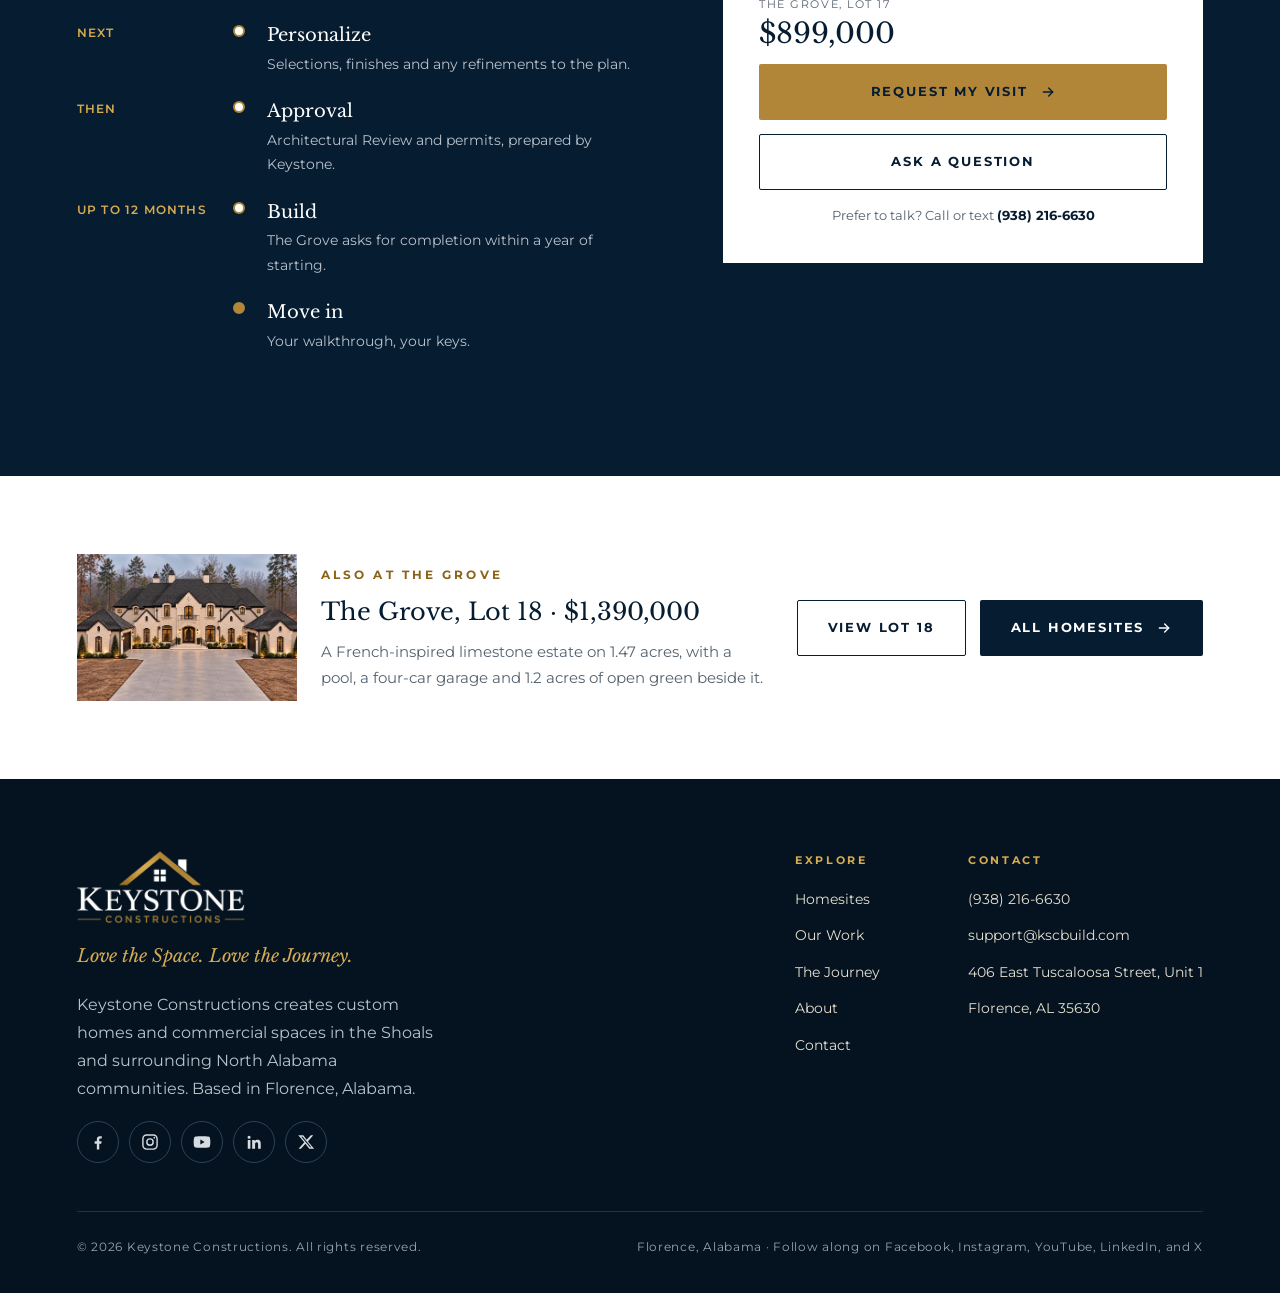
<file: grove/lot-17/index.html>
<!doctype html>
<html lang="en">
<head>
<meta charset="utf-8">
<meta name="viewport" content="width=device-width, initial-scale=1, viewport-fit=cover">
<title>The Grove, Lot 17 · $899,000 | Keystone Constructions</title>
<meta name="description" content="The Grove, Lot 17 in Florence, Alabama: a 3,650 sq ft, four-bedroom brick residence with a two-story great room and main-level owner&#8217;s and guest suites. Home and homesite $899,000.">
<meta name="robots" content="index, follow, max-image-preview:large">
<link rel="canonical" href="https://kscbuild.com/grove/lot-17/">
<meta name="theme-color" content="#061C31">
<meta name="author" content="Keystone Constructions">
<meta property="og:type" content="website"><meta property="og:site_name" content="Keystone Constructions"><meta property="og:locale" content="en_US">
<meta property="og:title" content="The Grove, Lot 17 · $899,000 | Keystone Constructions"><meta property="og:description" content="The Grove, Lot 17 in Florence, Alabama: a 3,650 sq ft, four-bedroom brick residence with a two-story great room and main-level owner&#8217;s and guest suites. Home and homesite $899,000."><meta property="og:url" content="https://kscbuild.com/grove/lot-17/">
<meta property="og:image" content="https://kscbuild.com/assets/img/og-grove-lot-17.jpg"><meta property="og:image:width" content="1200"><meta property="og:image:height" content="630"><meta property="og:image:alt" content="The Grove, Lot 17 · $899,000 | Keystone Constructions">
<meta name="twitter:card" content="summary_large_image"><meta name="twitter:title" content="The Grove, Lot 17 · $899,000 | Keystone Constructions"><meta name="twitter:description" content="The Grove, Lot 17 in Florence, Alabama: a 3,650 sq ft, four-bedroom brick residence with a two-story great room and main-level owner&#8217;s and guest suites. Home and homesite $899,000."><meta name="twitter:image" content="https://kscbuild.com/assets/img/og-grove-lot-17.jpg"><meta name="twitter:site" content="@kscbuild">
<link rel="icon" href="../../assets/icons/favicon.ico" sizes="any"><link rel="icon" type="image/png" sizes="32x32" href="../../assets/icons/icon-32.png"><link rel="icon" type="image/png" sizes="192x192" href="../../assets/icons/icon-192.png"><link rel="apple-touch-icon" href="../../assets/icons/icon-180.png">
<link rel="manifest" href="../../site.webmanifest">
<link rel="preconnect" href="https://fonts.googleapis.com"><link rel="preconnect" href="https://fonts.gstatic.com" crossorigin>
<link rel="preload" as="image" href="../../assets/img/logo-360.png">
<link rel="stylesheet" href="../../assets/css/styles.css">
<link rel="stylesheet" href="../../assets/css/homesites.css">
<link rel="stylesheet" href="https://fonts.googleapis.com/css2?family=Libre+Baskerville:ital,wght@0,400;0,700;1,400&family=Montserrat:wght@400;500;600;700&display=swap">
<script type="application/ld+json">[{"@context":"https://schema.org","@type":["HomeAndConstructionBusiness","GeneralContractor"],"@id":"https://kscbuild.com/#business","name":"Keystone Constructions","alternateName":"KSC","url":"https://kscbuild.com/","logo":"https://kscbuild.com/assets/img/logo-720.png","image":"https://kscbuild.com/assets/img/og-keystone.jpg","slogan":"Love the Space. Love the Journey.","description":"Design-led custom homes and commercial spaces in the Shoals and North Alabama. Beautifully designed, uniquely yours, and a joy to create.","telephone":"+19382166630","email":"support@kscbuild.com","address":{"@type":"PostalAddress","streetAddress":"406 East Tuscaloosa Street, Unit 1","addressLocality":"Florence","addressRegion":"AL","postalCode":"35630","addressCountry":"US"},"areaServed":[{"@type":"City","name":"Florence, Alabama"},{"@type":"City","name":"Muscle Shoals, Alabama"},{"@type":"City","name":"Sheffield, Alabama"},{"@type":"City","name":"Tuscumbia, Alabama"},{"@type":"AdministrativeArea","name":"The Shoals, Alabama"},{"@type":"AdministrativeArea","name":"North Alabama"}],"founder":{"@type":"Person","name":"Zaman Shah","jobTitle":"Founder","image":"https://kscbuild.com/assets/img/zaman-shah-780.jpg"},"knowsAbout":["Custom home building","Residential construction","Homesite selection","Residential development","Commercial construction","Medical office buildings","Design-build"],"makesOffer":[{"@type":"Offer","itemOffered":{"@type":"Service","name":"Custom homes","areaServed":"North Alabama"}},{"@type":"Offer","itemOffered":{"@type":"Service","name":"Homesite search and lot matching","areaServed":"North Alabama"}},{"@type":"Offer","itemOffered":{"@type":"Service","name":"Residential communities","areaServed":"North Alabama"}},{"@type":"Offer","itemOffered":{"@type":"Service","name":"Commercial spaces","areaServed":"North Alabama"}}],"sameAs":["https://www.facebook.com/share/1MYCGWRBaP/?mibextid=wwXIfr","https://www.instagram.com/kscbuild","https://www.youtube.com/@KSCbuild","https://www.linkedin.com/company/keystone-constructions-alabama/","https://x.com/kscbuild"],"priceRange":"$$$"},{"@context":"https://schema.org","@type":"WebSite","@id":"https://kscbuild.com/#website","url":"https://kscbuild.com/","name":"Keystone Constructions","publisher":{"@id":"https://kscbuild.com/#business"},"inLanguage":"en-US"},{"@context":"https://schema.org","@type":"WebPage","@id":"https://kscbuild.com/grove/lot-17/#webpage","url":"https://kscbuild.com/grove/lot-17/","name":"The Grove, Lot 17 · $899,000 | Keystone Constructions","description":"The Grove, Lot 17 in Florence, Alabama: a 3,650 sq ft, four-bedroom brick residence with a two-story great room and main-level owner&#8217;s and guest suites. Home and homesite $899,000.","isPartOf":{"@id":"https://kscbuild.com/#website"},"about":{"@id":"https://kscbuild.com/#business"},"primaryImageOfPage":"https://kscbuild.com/assets/img/og-grove-lot-17.jpg","inLanguage":"en-US"},{"@context":"https://schema.org","@type":"BreadcrumbList","itemListElement":[{"@type":"ListItem","position":1,"name":"Home","item":"https://kscbuild.com/"},{"@type":"ListItem","position":2,"name":"Homesites","item":"https://kscbuild.com/homesites/"},{"@type":"ListItem","position":3,"name":"The Grove","item":"https://kscbuild.com/grove/"},{"@type":"ListItem","position":4,"name":"Lot 17","item":"https://kscbuild.com/grove/lot-17/"}]}]</script>
</head>
<body class="has-mbar">
<a class="skip" href="#main">Skip to content</a>
<div class="topbar"><div class="wrap"><div class="l"><span>Florence, Alabama</span><span class="tag">Love the Space. Love the Journey.</span></div><div class="r"><a class="mail" href="mailto:support@kscbuild.com">support@kscbuild.com</a><a class="tel" href="tel:+19382166630">(938) 216-6630</a></div></div></div>
<header class="site-header"><div class="wrap">
<a class="brand" href="../../" aria-label="Keystone Constructions home"><img src="../../assets/img/logo-360.png" srcset="../../assets/img/logo-360.png 1x, ../../assets/img/logo-720.png 2x" width="1162" height="496" alt="Keystone Constructions"></a>
<button class="menu-btn" type="button" aria-expanded="false" aria-controls="site-nav" aria-label="Open menu"><svg viewBox="0 0 24 24" fill="none" stroke="currentColor" stroke-width="2" stroke-linecap="round" aria-hidden="true"><path d="M4 7h16M4 12h16M4 17h16"/></svg></button>
<nav class="nav" id="site-nav" aria-label="Primary"><ul><li><a class="navlink" href="../../homesites/" aria-current="page">Homesites</a></li><li><a class="navlink" href="../../our-work/">Our Work</a></li><li><a class="navlink" href="../../the-journey/">The Journey</a></li><li><a class="navlink" href="../../about/">About</a></li><li><a class="navlink" href="../../contact/">Contact</a></li></ul><a class="btn btn-navy btn-sm" href="../../contact/#inquiry">Start your journey<svg viewBox="0 0 24 24" fill="none" stroke="currentColor" stroke-width="2" stroke-linecap="round" stroke-linejoin="round" aria-hidden="true"><path d="M5 12h14"/><path d="M13 6l6 6-6 6"/></svg></a></nav>
</div></header>
<main id="main">
<section class="rhero"><div class="media"><picture><source type="image/webp" srcset="../../assets/img/grove-lot17-home-480.webp 480w, ../../assets/img/grove-lot17-home-800.webp 800w, ../../assets/img/grove-lot17-home-1200.webp 1200w, ../../assets/img/grove-lot17-home-1600.webp 1600w, ../../assets/img/grove-lot17-home-1774.webp 1774w" sizes="100vw"><img src="../../assets/img/grove-lot17-home-1774.jpg" srcset="../../assets/img/grove-lot17-home-480.jpg 480w, ../../assets/img/grove-lot17-home-800.jpg 800w, ../../assets/img/grove-lot17-home-1200.jpg 1200w, ../../assets/img/grove-lot17-home-1600.jpg 1600w, ../../assets/img/grove-lot17-home-1774.jpg 1774w" sizes="100vw" width="1774" height="887" alt="Proposed home for The Grove Lot 17: a two-story cream brick home with black-framed windows, a steep charcoal roof and glass double entry doors" style="object-position:50% 50%" fetchpriority="high"></picture></div><span class="corner tagx navy">Proposed design</span>
<div class="wrap"><div class="t"><div class="tags reveal d1"><span class="tagx green">Available</span><span class="tagx gold">Keystone homesite</span></div>
<h1 class="reveal d2">The Grove, Lot 17</h1><p class="lede reveal d3">A light-filled brick residence of about 3,650 square feet on a gated homesite just north of Florence.</p></div>
<div class="pcard reveal d4"><div class="price"><span class="k">Home + homesite, offered at</span><span class="v">$899,000</span></div><p class="body sm">Personalize your finishes with our design team.</p>
<a class="btn btn-gold" href="../../contact/?homesite=keystone&amp;lot=the-grove-lot-17#inquiry">Reserve this home<svg viewBox="0 0 24 24" fill="none" stroke="currentColor" stroke-width="2" stroke-linecap="round" stroke-linejoin="round" aria-hidden="true"><path d="M5 12h14"/><path d="M13 6l6 6-6 6"/></svg></a><a class="btn btn-outline" href="../../contact/?homesite=keystone&amp;lot=the-grove-lot-17#inquiry">Schedule a private visit</a><p class="or">or call or text <a href="tel:+19382166630">(938) 216-6630</a></p></div></div></section><div class="factbar"><div class="wrap"><div class="fact"><span class="k">Home</span><span class="v">3,650 sq ft</span></div><div class="fact"><span class="k">Bedrooms</span><span class="v">4 bed · 4 bath</span></div><div class="fact"><span class="k">Main-level suites</span><span class="v">Owner&#8217;s + guest</span></div><div class="fact"><span class="k">Living room</span><span class="v">Two-story</span></div><div class="fact"><span class="k">Setting</span><span class="v">Gated</span></div><div class="fact"><span class="k">HOA</span><span class="v">$500 per year</span></div></div></div><section class="section linen"><div class="wrap stack">
<div class="res-top"><div class="t"><p class="eyebrow">The residence</p><h2 class="h">Classic in form. Filled with light.</h2><p class="lead">Cream brick, black-framed windows and a steep charcoal roofline give this home the quiet confidence of a classic. Step through the glass double doors and it opens up: a two-story living room rises the full height of the house, washed in light from windows above and below.</p><p class="body">Every day is planned for ease. The owner&#8217;s suite and a private guest suite are both on the main level, so the home lives beautifully on one floor, with two more bedrooms upstairs for family and friends.</p></div>
<div class="specs"><div><span class="n">3,650</span><span class="k">Heated sq ft</span></div><div><span class="n">4</span><span class="k">Bedrooms</span></div><div><span class="n">4</span><span class="k">Baths</span></div><div><span class="n">2</span><span class="k">Main-level suites</span></div></div></div>
<div class="res-pic"><div class="ph"><picture><source type="image/webp" srcset="../../assets/img/grove-lot17-home-480.webp 480w, ../../assets/img/grove-lot17-home-800.webp 800w, ../../assets/img/grove-lot17-home-1200.webp 1200w, ../../assets/img/grove-lot17-home-1600.webp 1600w, ../../assets/img/grove-lot17-home-1774.webp 1774w" sizes="100vw"><img src="../../assets/img/grove-lot17-home-1774.jpg" srcset="../../assets/img/grove-lot17-home-480.jpg 480w, ../../assets/img/grove-lot17-home-800.jpg 800w, ../../assets/img/grove-lot17-home-1200.jpg 1200w, ../../assets/img/grove-lot17-home-1600.jpg 1600w, ../../assets/img/grove-lot17-home-1774.jpg 1774w" sizes="100vw" width="1774" height="887" alt="Proposed home for The Grove Lot 17: a two-story cream brick home with black-framed windows, a steep charcoal roof and glass double entry doors" style="object-position:50% 50%" loading="lazy" decoding="async"></picture></div><p class="rnote">Artist rendering of the proposed design. Plans, finishes and specifications may be refined, and final details are confirmed in your purchase agreement.</p></div>
<div class="feats"><div class="feat"><h3>The great room</h3><p>A two-story living room with soaring windows: the heart of the home for quiet mornings and full-house gatherings.</p></div><div class="feat"><h3>Kitchen &amp; breakfast</h3><p>A kitchen designed for gathering, opening to a sunlit breakfast area made for slow weekend mornings.</p></div><div class="feat"><h3>Formal dining</h3><p>A true dining room for holidays, celebrations and long dinners that run late.</p></div><div class="feat"><h3>The study</h3><p>A private office with a door that closes, for focused work without leaving home.</p></div><div class="feat"><h3>The owner&#8217;s suite</h3><p>A main-level retreat with a spa-inspired bath and his and hers closets.</p></div><div class="feat"><h3>Guest suite &amp; upstairs</h3><p>A main-level guest suite for visiting parents and friends, and two more bedrooms upstairs.</p></div></div>
<blockquote class="quote">Inside, Keystone&#8217;s design team curates every finish with you, from lighting and millwork to tile and cabinetry, so the interior is every bit as breathtaking as the facade.</blockquote>
</div></section><section class="section"><div class="wrap"><div class="two-col"><div class="head"><p class="eyebrow">The homesite</p><h2 class="h2 sm">Room to breathe, and a street that stays beautiful.</h2><p class="body">Lot 17 sits within The Grove, a gated neighborhood of custom homes where deep front lawns and generous side yards are part of the design. A 75-foot front setback gives the home a proper approach: a long drive, a manicured lawn, and a facade you see whole from the street.</p><a class="link" href="../../assets/docs/the-grove-covenants.pdf" target="_blank" rel="noopener">Neighborhood covenants (PDF)<svg viewBox="0 0 24 24" fill="none" stroke="currentColor" stroke-width="2" stroke-linecap="round" stroke-linejoin="round" aria-hidden="true"><path d="M5 12h14"/><path d="M13 6l6 6-6 6"/></svg></a></div>
<div class="copy"><div class="siteplan"><svg viewBox="0 0 560 400" role="img" aria-label="Schematic site plan showing the setbacks at The Grove: 75 feet front, 30 feet rear and 20 feet each side"><rect x="70" y="40" width="420" height="290" fill="#F6F2EA" stroke="#061C31" stroke-width="2"/><rect x="110" y="74" width="340" height="170" fill="#EAD9B2" stroke="#B18638" stroke-width="1.5" stroke-dasharray="6 4"/><text x="280.0" y="164.0" text-anchor="middle" font-family="Libre Baskerville, Georgia, serif" font-size="14" fill="#061C31">Where the home sits</text><rect x="40" y="352" width="480" height="22" fill="#E4DDD0"/><text x="280.0" y="367" text-anchor="middle" font-family="Montserrat, sans-serif" font-size="10" letter-spacing="3" fill="#55626E">STREET</text><line x1="280.0" y1="244" x2="280.0" y2="330" stroke="#8A6418"/><text x="288.0" y="291.0" font-family="Montserrat, sans-serif" font-size="11" font-weight="600" fill="#8A6418">75 ft front</text><line x1="280.0" y1="40" x2="280.0" y2="74" stroke="#8A6418"/><text x="288.0" y="61.0" font-family="Montserrat, sans-serif" font-size="11" font-weight="600" fill="#8A6418">30 ft rear</text><line x1="70" y1="199.0" x2="110" y2="199.0" stroke="#8A6418"/><text x="73" y="193.0" font-family="Montserrat, sans-serif" font-size="10" font-weight="600" fill="#8A6418">20 ft</text><line x1="450" y1="199.0" x2="490" y2="199.0" stroke="#8A6418"/><text x="487" y="193.0" text-anchor="end" font-family="Montserrat, sans-serif" font-size="10" font-weight="600" fill="#8A6418">20 ft</text></svg></div><p class="rnote">Schematic only, showing the setbacks from the recorded Declaration. Not to scale.</p></div></div></div></section><section class="section linen"><div class="wrap"><div class="two-col"><div class="head"><p class="eyebrow">Designed for The Grove</p><h2 class="h2 sm">The neighborhood standards, built in from the first sketch.</h2><p class="body">The recorded covenants keep The Grove beautiful. This home is designed to meet every one of them, and we handle the approvals for you.</p></div>
<div class="copy"><div class="checks c2"><div class="chk"><svg viewBox="0 0 24 24" fill="none" stroke-width="2.2" stroke-linecap="round" stroke-linejoin="round" aria-hidden="true"><path d="M20 6L9 17l-5-5"/></svg><div><span class="k">Living space</span><p>At least 3,500 square feet heated, not counting basement, porches or garage.</p></div></div><div class="chk"><svg viewBox="0 0 24 24" fill="none" stroke-width="2.2" stroke-linecap="round" stroke-linejoin="round" aria-hidden="true"><path d="M20 6L9 17l-5-5"/></svg><div><span class="k">Exterior</span><p>At least 80% brick or masonry, with foundations faced in the same masonry.</p></div></div><div class="chk"><svg viewBox="0 0 24 24" fill="none" stroke-width="2.2" stroke-linecap="round" stroke-linejoin="round" aria-hidden="true"><path d="M20 6L9 17l-5-5"/></svg><div><span class="k">Roof</span><p>Architectural shingles, main roofs at a 9/12 pitch or steeper.</p></div></div><div class="chk"><svg viewBox="0 0 24 24" fill="none" stroke-width="2.2" stroke-linecap="round" stroke-linejoin="round" aria-hidden="true"><path d="M20 6L9 17l-5-5"/></svg><div><span class="k">Setbacks</span><p>75 feet in front, 30 feet at the rear and 20 feet at each side.</p></div></div><div class="chk"><svg viewBox="0 0 24 24" fill="none" stroke-width="2.2" stroke-linecap="round" stroke-linejoin="round" aria-hidden="true"><path d="M20 6L9 17l-5-5"/></svg><div><span class="k">Approvals</span><p>Plans, colors and landscaping approved by the Architectural Review Committee. We prepare the submission.</p></div></div><div class="chk"><svg viewBox="0 0 24 24" fill="none" stroke-width="2.2" stroke-linecap="round" stroke-linejoin="round" aria-hidden="true"><path d="M20 6L9 17l-5-5"/></svg><div><span class="k">Finish</span><p>Driveway, sod and five new trees completed with the home.</p></div></div></div></div></div></div></section><section class="reserve" id="reserve"><div class="wrap"><div class="t"><p class="eyebrow on-dark">Reserve Lot 17</p><h2 class="h2">Make this home yours before it is built.</h2>
<p class="body on-dark">Reserve before groundbreaking and the finishes are yours to choose. Here is how the journey unfolds:</p>
<div class="tl" style="margin-top:8px"><div class="row"><span class="w" style="color:var(--gold-l)">Day one</span><span class="dot"></span><div><div class="s" style="color:#fff">Reserve</div><div class="b" style="color:#B9C2CB">Hold Lot 17 and this home.</div></div></div><div class="row"><span class="w" style="color:var(--gold-l)">Next</span><span class="dot"></span><div><div class="s" style="color:#fff">Personalize</div><div class="b" style="color:#B9C2CB">Selections, finishes and any refinements to the plan.</div></div></div><div class="row"><span class="w" style="color:var(--gold-l)">Then</span><span class="dot"></span><div><div class="s" style="color:#fff">Approval</div><div class="b" style="color:#B9C2CB">Architectural Review and permits, prepared by Keystone.</div></div></div><div class="row"><span class="w" style="color:var(--gold-l)">Up to 12 months</span><span class="dot"></span><div><div class="s" style="color:#fff">Build</div><div class="b" style="color:#B9C2CB">The Grove asks for completion within a year of starting.</div></div></div><div class="row"><span class="w" style="color:var(--gold-l)"></span><span class="dot"></span><div><div class="s" style="color:#fff">Move in</div><div class="b" style="color:#B9C2CB">Your walkthrough, your keys.</div></div></div></div></div>
<div class="box"><h3>Request a private visit</h3><p class="body sm">Tell us a little about you and we will set a time to walk Lot 17 together, with the plans in hand. We reply within one business day.</p>
<div class="price"><span class="k">The Grove, Lot 17</span><span class="v">$899,000</span></div>
<a class="btn btn-gold" href="../../contact/?homesite=keystone&amp;lot=the-grove-lot-17#inquiry">Request my visit<svg viewBox="0 0 24 24" fill="none" stroke="currentColor" stroke-width="2" stroke-linecap="round" stroke-linejoin="round" aria-hidden="true"><path d="M5 12h14"/><path d="M13 6l6 6-6 6"/></svg></a><a class="btn btn-outline" href="../../contact/?homesite=keystone&amp;lot=the-grove-lot-17#inquiry">Ask a question</a><p class="or">Prefer to talk? Call or text <a href="tel:+19382166630">(938) 216-6630</a></p></div></div></section><section class="section tight"><div class="wrap"><div class="also"><div class="l"><a class="ph" href="../lot-18/" aria-label="The Grove, Lot 18"><picture><source type="image/webp" srcset="../../assets/img/grove-lot18-home-480.webp 480w, ../../assets/img/grove-lot18-home-800.webp 800w, ../../assets/img/grove-lot18-home-1200.webp 1200w, ../../assets/img/grove-lot18-home-1448.webp 1448w" sizes="220px"><img src="../../assets/img/grove-lot18-home-1448.jpg" srcset="../../assets/img/grove-lot18-home-480.jpg 480w, ../../assets/img/grove-lot18-home-800.jpg 800w, ../../assets/img/grove-lot18-home-1200.jpg 1200w, ../../assets/img/grove-lot18-home-1448.jpg 1448w" sizes="220px" width="1448" height="1086" alt="Proposed home for The Grove Lot 18: a French-inspired limestone and brick estate with arched windows, three chimneys and two garage pavilions framing a motor court at dusk" style="object-position:50% 8%" loading="lazy" decoding="async"></picture></a><div class="x"><p class="eyebrow">Also at The Grove</p><p class="h">The Grove, Lot 18 · $1,390,000</p><p class="body sm">A French-inspired limestone estate on 1.47 acres, with a pool, a four-car garage and 1.2 acres of open green beside it.</p></div></div>
<div class="acts"><a class="btn btn-outline" href="../lot-18/">View Lot 18</a><a class="btn btn-navy" href="../../homesites/">All homesites<svg viewBox="0 0 24 24" fill="none" stroke="currentColor" stroke-width="2" stroke-linecap="round" stroke-linejoin="round" aria-hidden="true"><path d="M5 12h14"/><path d="M13 6l6 6-6 6"/></svg></a></div></div></div></section>
</main>
<footer class="site-footer"><div class="wrap">
<div class="top">
<div class="brandcol"><img src="../../assets/img/logo-reversed-360.png" srcset="../../assets/img/logo-reversed-360.png 1x, ../../assets/img/logo-reversed-720.png 2x" width="1162" height="496" alt="Keystone Constructions" loading="lazy"><p class="tagline">Love the Space. Love the Journey.</p><p>Keystone Constructions creates custom homes and commercial spaces in the Shoals and surrounding North Alabama communities. Based in Florence, Alabama.</p><div class="social"><a href="https://www.facebook.com/share/1MYCGWRBaP/?mibextid=wwXIfr" aria-label="Keystone Constructions on Facebook" rel="noopener" target="_blank"><svg viewBox="0 0 24 24" fill=currentColor aria-hidden="true"><path d="M13.5 21v-7h2.4l.4-3h-2.8V9.2c0-.9.3-1.5 1.5-1.5h1.5V5.1c-.3 0-1.2-.1-2.2-.1-2.2 0-3.7 1.3-3.7 3.8V11H8v3h2.6v7z"/></svg></a><a href="https://www.instagram.com/kscbuild" aria-label="Keystone Constructions on Instagram" rel="noopener" target="_blank"><svg viewBox="0 0 24 24" fill=none stroke=currentColor stroke-width=1.7 stroke-linecap=round stroke-linejoin=round aria-hidden="true"><rect x="3.5" y="3.5" width="17" height="17" rx="4.5"/><circle cx="12" cy="12" r="3.8"/><circle cx="17.2" cy="6.8" r="1" fill="currentColor" stroke="none"/></svg></a><a href="https://www.youtube.com/@KSCbuild" aria-label="Keystone Constructions on YouTube" rel="noopener" target="_blank"><svg viewBox="0 0 24 24" fill=currentColor aria-hidden="true"><path d="M21.6 7.2a2.5 2.5 0 0 0-1.8-1.8C18.2 5 12 5 12 5s-6.2 0-7.8.4A2.5 2.5 0 0 0 2.4 7.2 26 26 0 0 0 2 12a26 26 0 0 0 .4 4.8 2.5 2.5 0 0 0 1.8 1.8C5.8 19 12 19 12 19s6.2 0 7.8-.4a2.5 2.5 0 0 0 1.8-1.8A26 26 0 0 0 22 12a26 26 0 0 0-.4-4.8zM10 15V9l5.2 3z"/></svg></a><a href="https://www.linkedin.com/company/keystone-constructions-alabama/" aria-label="Keystone Constructions on LinkedIn" rel="noopener" target="_blank"><svg viewBox="0 0 24 24" fill=currentColor aria-hidden="true"><path d="M4.5 9.5h3.2V20H4.5zM6.1 4.5a1.85 1.85 0 1 1 0 3.7 1.85 1.85 0 0 1 0-3.7zM9.8 9.5h3v1.4c.5-.9 1.6-1.7 3.3-1.7 3.4 0 4 2.2 4 5.1V20h-3.2v-5c0-1.2 0-2.7-1.7-2.7s-1.9 1.3-1.9 2.6V20H9.8z"/></svg></a><a href="https://x.com/kscbuild" aria-label="Keystone Constructions on X" rel="noopener" target="_blank"><svg viewBox="0 0 24 24" fill=currentColor aria-hidden="true"><path d="M17.8 4h2.9l-6.4 7.3L21.8 20h-5.9l-4.6-5.9L6 20H3.1l6.8-7.8L2.7 4h6l4.1 5.4zm-1 14.3h1.6L8 5.6H6.3z"/></svg></a></div></div>
<div class="cols">
<div class="col"><span class="k">Explore</span><ul><li><a href="../../homesites/">Homesites</a></li><li><a href="../../our-work/">Our Work</a></li><li><a href="../../the-journey/">The Journey</a></li><li><a href="../../about/">About</a></li><li><a href="../../contact/">Contact</a></li></ul></div>
<div class="col"><span class="k">Contact</span><ul><li><a href="tel:+19382166630">(938) 216-6630</a></li><li><a href="mailto:support@kscbuild.com">support@kscbuild.com</a></li><li><span>406 East Tuscaloosa Street, Unit 1</span></li><li><span>Florence, AL 35630</span></li></ul></div>
</div></div>
<div class="bottom"><span>© <span data-year>2026</span> Keystone Constructions. All rights reserved.</span><span>Florence, Alabama · Follow along on Facebook, Instagram, YouTube, LinkedIn, and X</span></div>
</div></footer>
<div class="mbar" role="navigation" aria-label="Quick actions"><a href="tel:+19382166630">Call</a><a href="sms:+19382166630">Text</a><a class="go" href="../../contact/?homesite=keystone&amp;lot=the-grove-lot-17#inquiry">Reserve</a></div>
<script src="../../assets/js/main.js" defer></script>
</body>
</html>
</file>
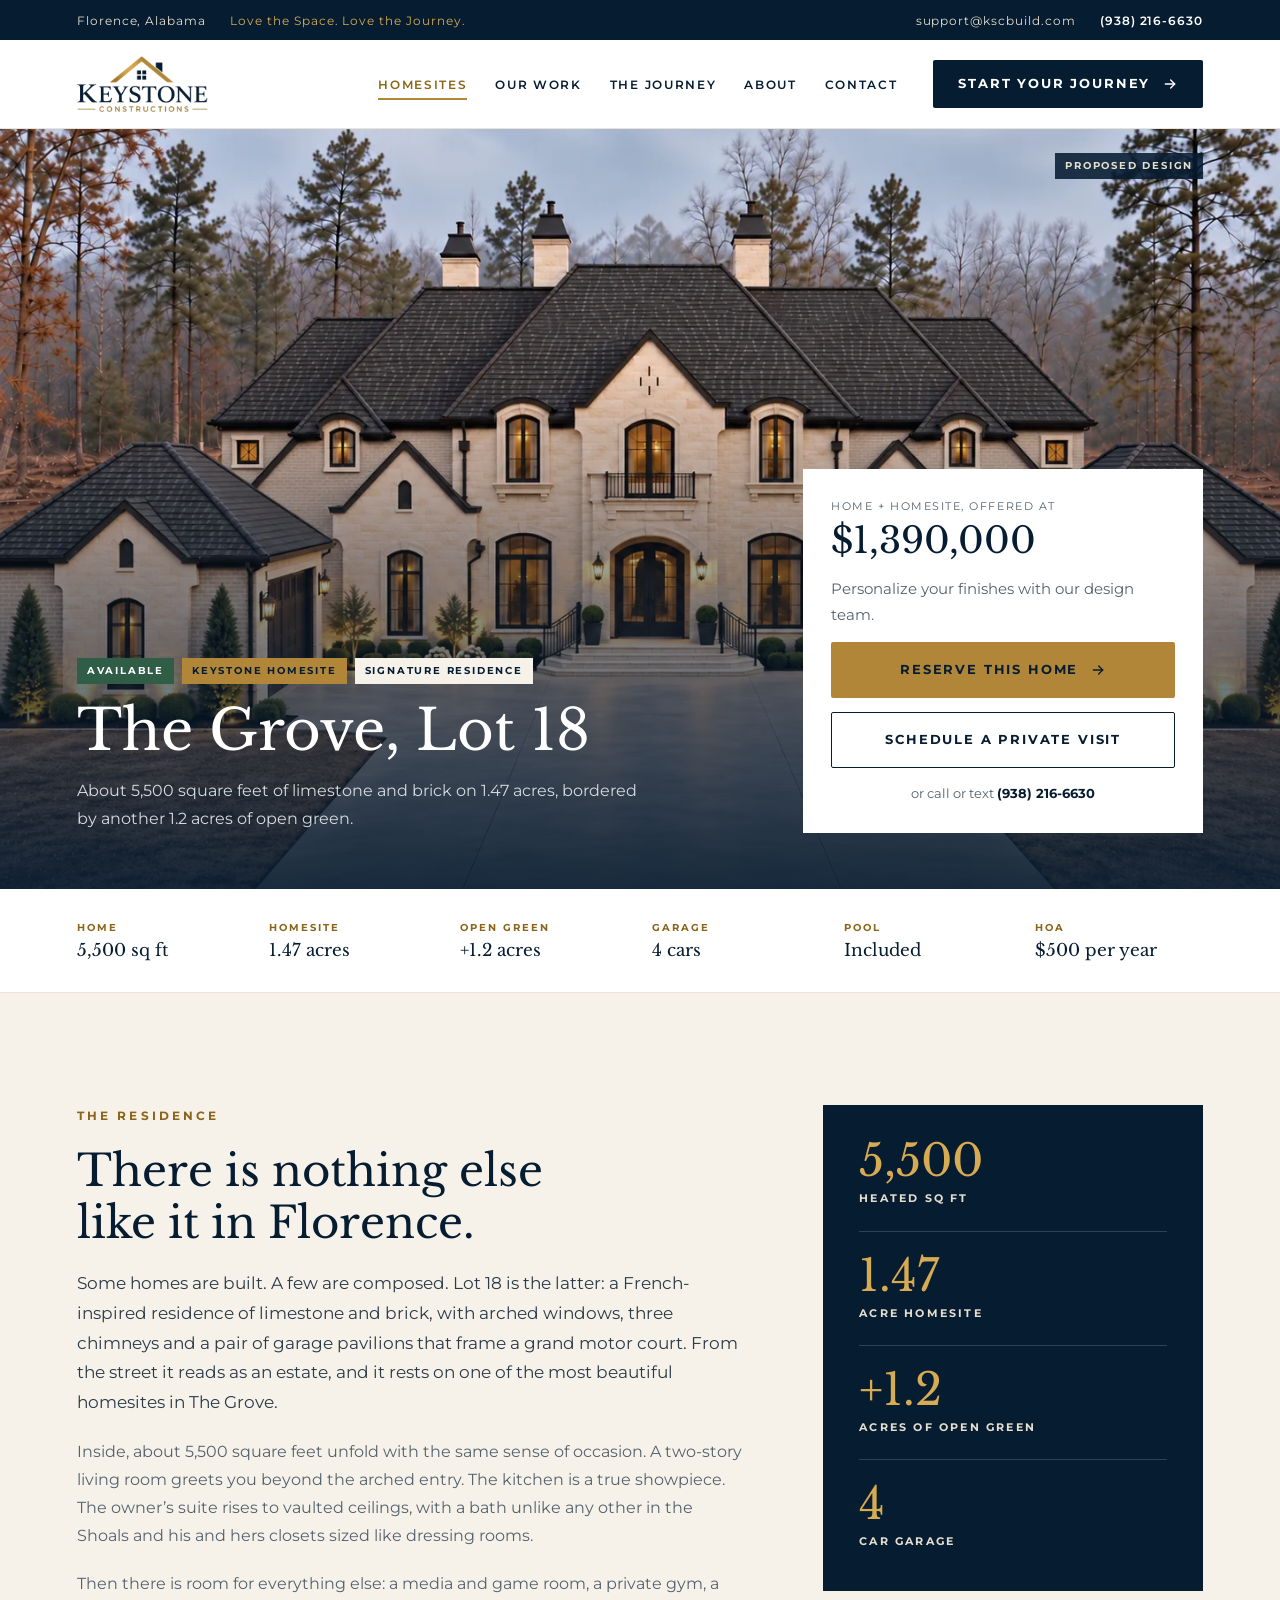
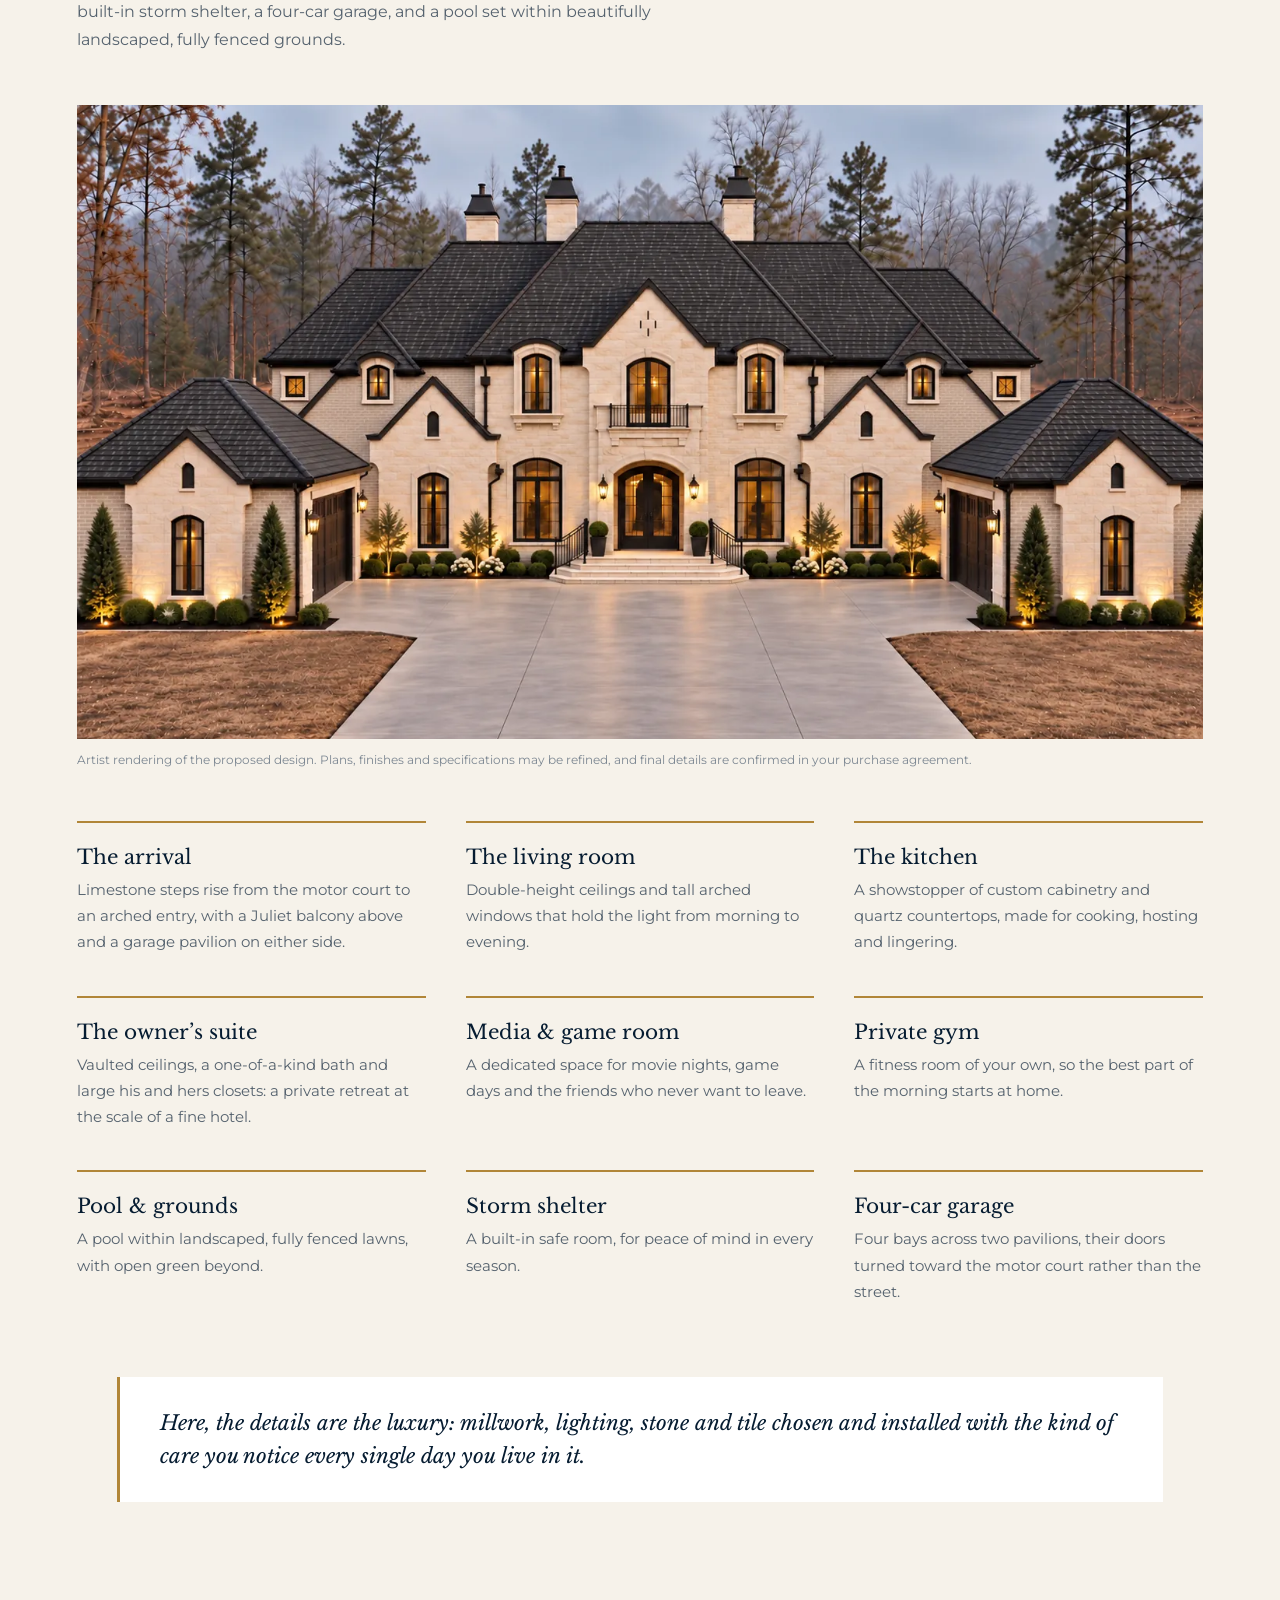
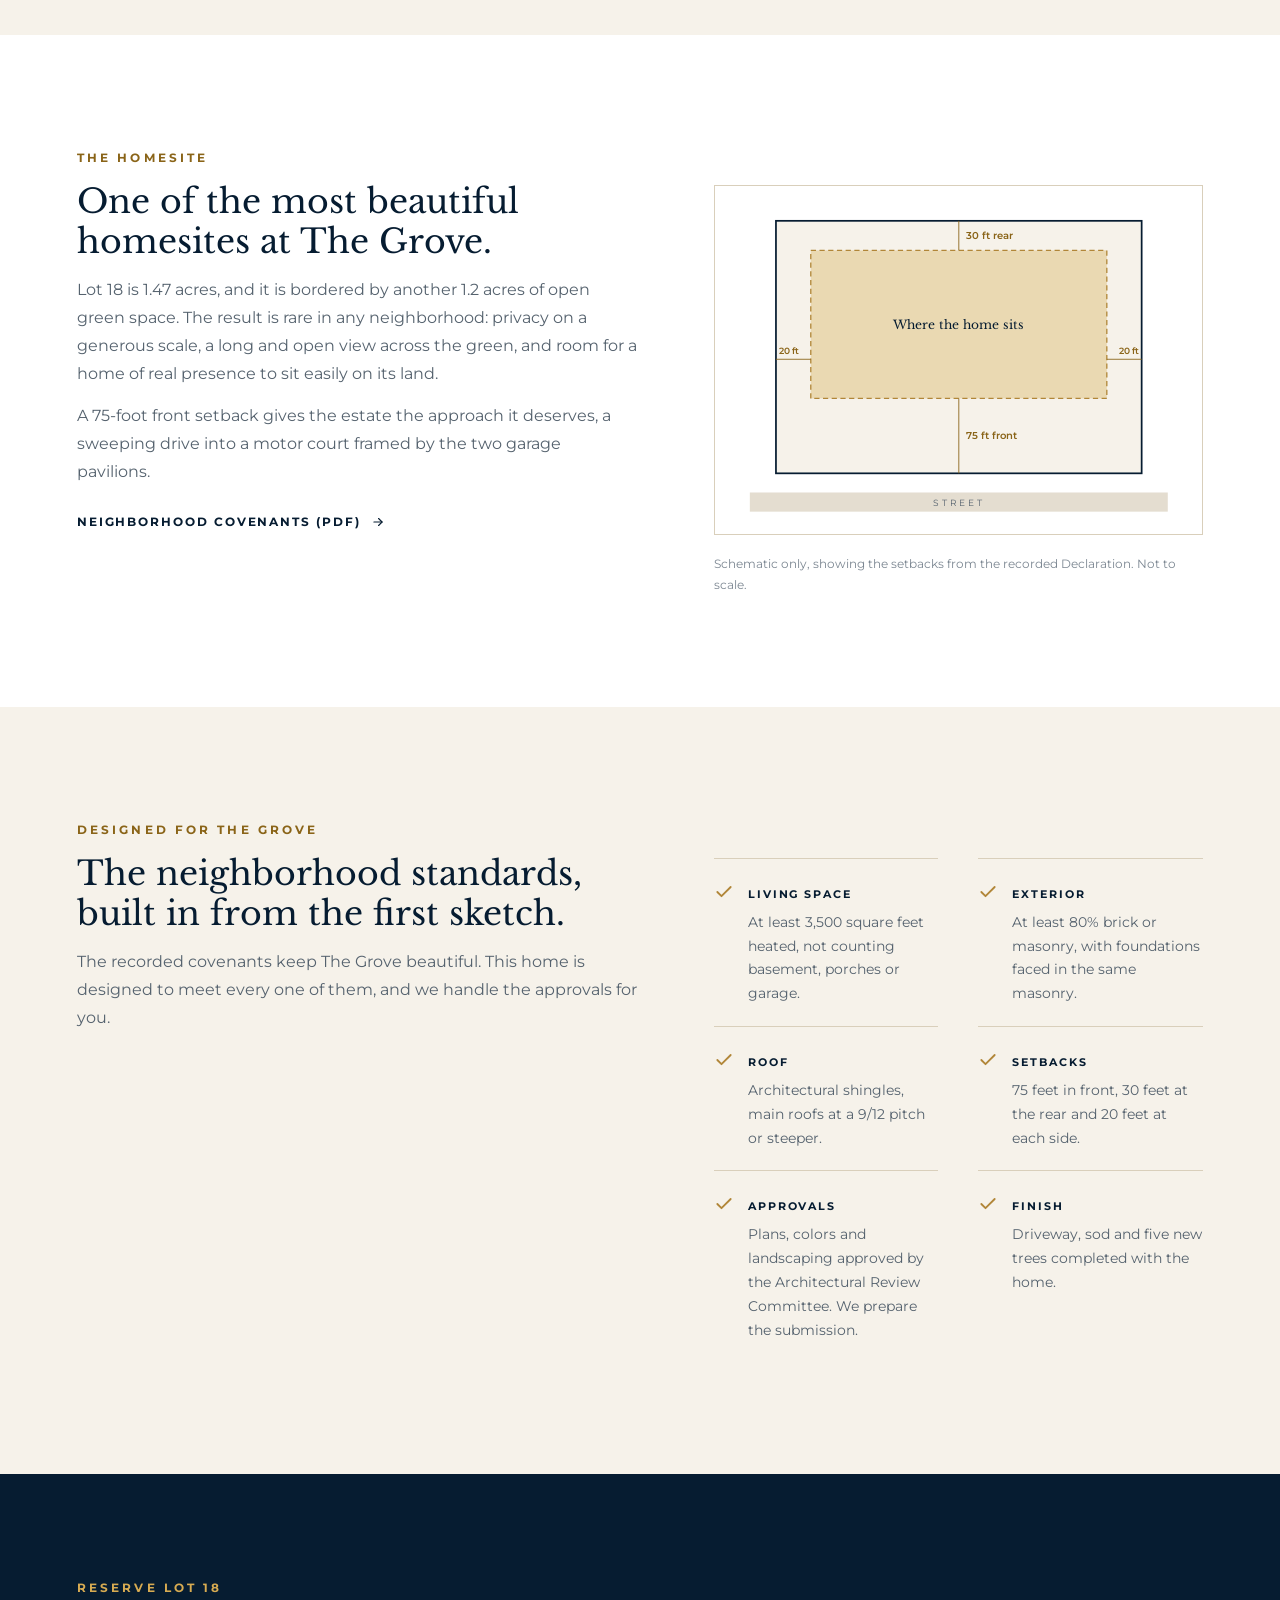
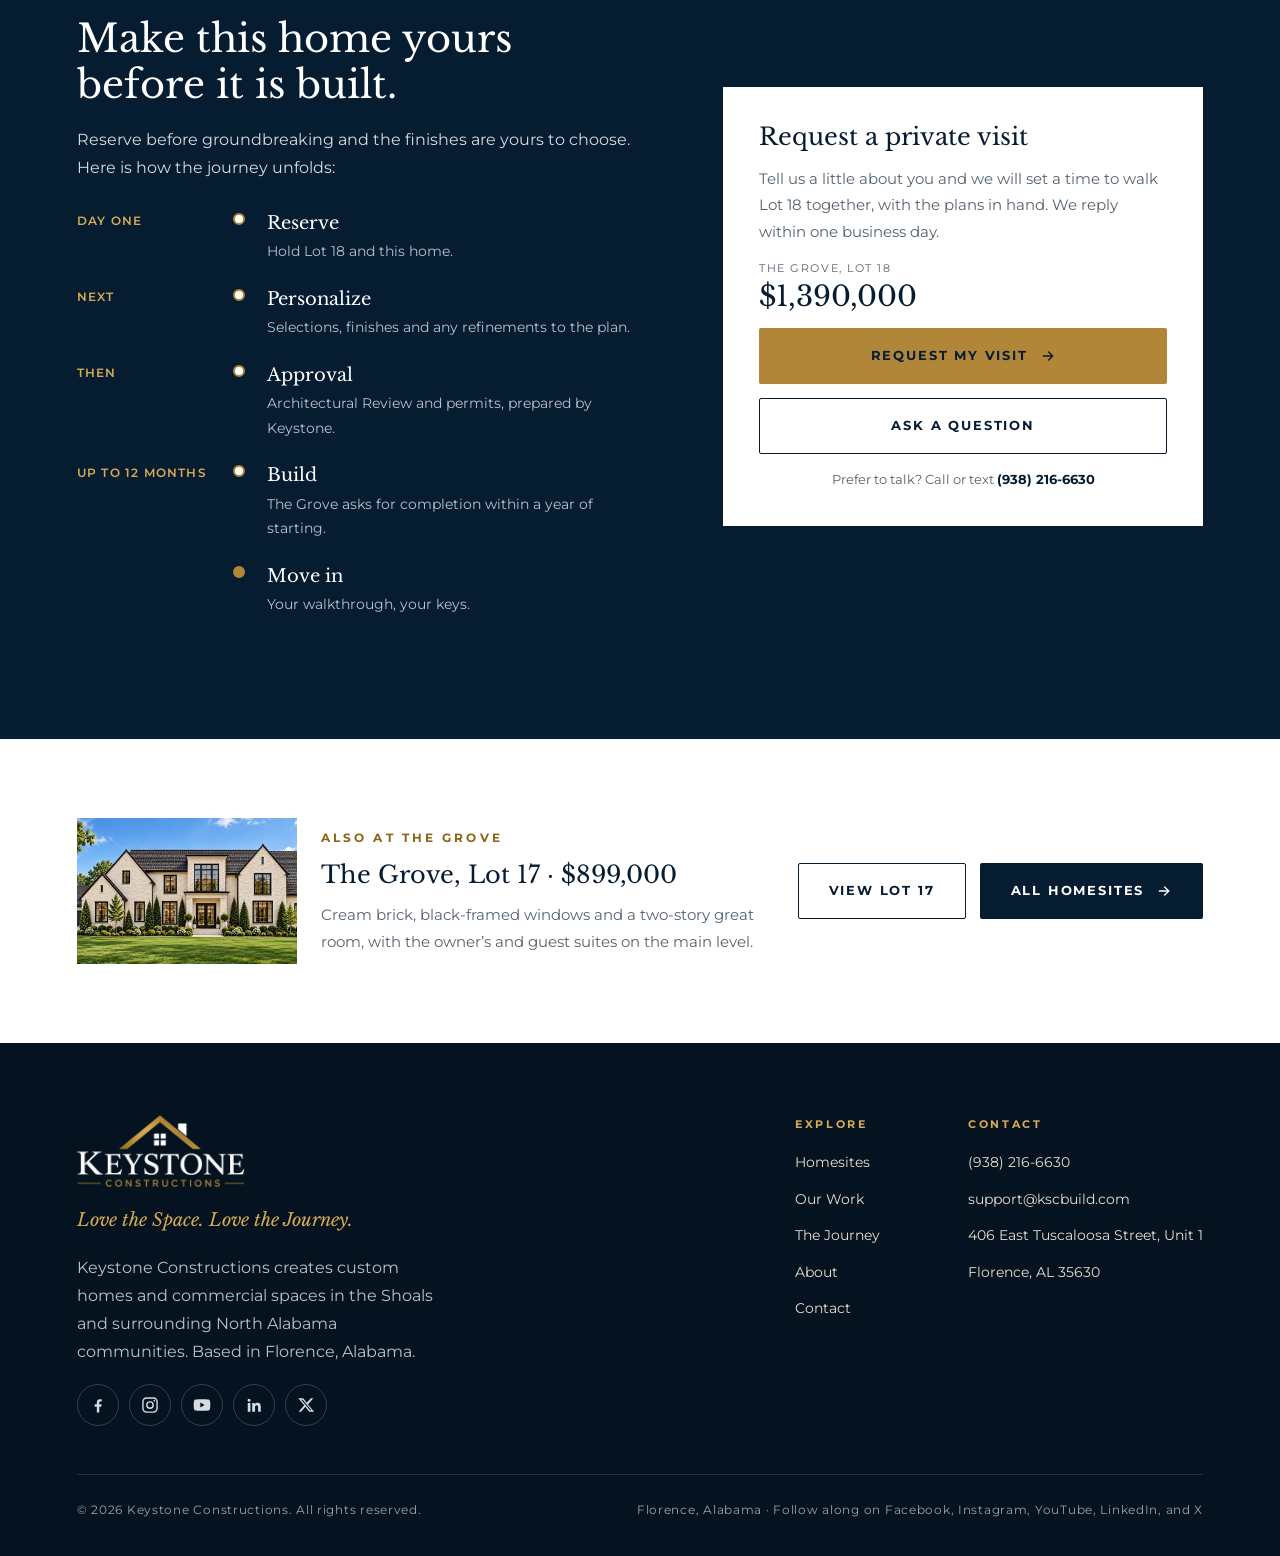
<file: grove/lot-18/index.html>
<!doctype html>
<html lang="en">
<head>
<meta charset="utf-8">
<meta name="viewport" content="width=device-width, initial-scale=1, viewport-fit=cover">
<title>The Grove, Lot 18 · $1,390,000 | Keystone Constructions</title>
<meta name="description" content="The Grove, Lot 18 in Florence, Alabama: a 5,500 sq ft French-inspired limestone estate on 1.47 acres with a pool, four-car garage and 1.2 acres of open green. Home and homesite $1,390,000.">
<meta name="robots" content="index, follow, max-image-preview:large">
<link rel="canonical" href="https://kscbuild.com/grove/lot-18/">
<meta name="theme-color" content="#061C31">
<meta name="author" content="Keystone Constructions">
<meta property="og:type" content="website"><meta property="og:site_name" content="Keystone Constructions"><meta property="og:locale" content="en_US">
<meta property="og:title" content="The Grove, Lot 18 · $1,390,000 | Keystone Constructions"><meta property="og:description" content="The Grove, Lot 18 in Florence, Alabama: a 5,500 sq ft French-inspired limestone estate on 1.47 acres with a pool, four-car garage and 1.2 acres of open green. Home and homesite $1,390,000."><meta property="og:url" content="https://kscbuild.com/grove/lot-18/">
<meta property="og:image" content="https://kscbuild.com/assets/img/og-grove-lot-18.jpg"><meta property="og:image:width" content="1200"><meta property="og:image:height" content="630"><meta property="og:image:alt" content="The Grove, Lot 18 · $1,390,000 | Keystone Constructions">
<meta name="twitter:card" content="summary_large_image"><meta name="twitter:title" content="The Grove, Lot 18 · $1,390,000 | Keystone Constructions"><meta name="twitter:description" content="The Grove, Lot 18 in Florence, Alabama: a 5,500 sq ft French-inspired limestone estate on 1.47 acres with a pool, four-car garage and 1.2 acres of open green. Home and homesite $1,390,000."><meta name="twitter:image" content="https://kscbuild.com/assets/img/og-grove-lot-18.jpg"><meta name="twitter:site" content="@kscbuild">
<link rel="icon" href="../../assets/icons/favicon.ico" sizes="any"><link rel="icon" type="image/png" sizes="32x32" href="../../assets/icons/icon-32.png"><link rel="icon" type="image/png" sizes="192x192" href="../../assets/icons/icon-192.png"><link rel="apple-touch-icon" href="../../assets/icons/icon-180.png">
<link rel="manifest" href="../../site.webmanifest">
<link rel="preconnect" href="https://fonts.googleapis.com"><link rel="preconnect" href="https://fonts.gstatic.com" crossorigin>
<link rel="preload" as="image" href="../../assets/img/logo-360.png">
<link rel="stylesheet" href="../../assets/css/styles.css">
<link rel="stylesheet" href="../../assets/css/homesites.css">
<link rel="stylesheet" href="https://fonts.googleapis.com/css2?family=Libre+Baskerville:ital,wght@0,400;0,700;1,400&family=Montserrat:wght@400;500;600;700&display=swap">
<script type="application/ld+json">[{"@context":"https://schema.org","@type":["HomeAndConstructionBusiness","GeneralContractor"],"@id":"https://kscbuild.com/#business","name":"Keystone Constructions","alternateName":"KSC","url":"https://kscbuild.com/","logo":"https://kscbuild.com/assets/img/logo-720.png","image":"https://kscbuild.com/assets/img/og-keystone.jpg","slogan":"Love the Space. Love the Journey.","description":"Design-led custom homes and commercial spaces in the Shoals and North Alabama. Beautifully designed, uniquely yours, and a joy to create.","telephone":"+19382166630","email":"support@kscbuild.com","address":{"@type":"PostalAddress","streetAddress":"406 East Tuscaloosa Street, Unit 1","addressLocality":"Florence","addressRegion":"AL","postalCode":"35630","addressCountry":"US"},"areaServed":[{"@type":"City","name":"Florence, Alabama"},{"@type":"City","name":"Muscle Shoals, Alabama"},{"@type":"City","name":"Sheffield, Alabama"},{"@type":"City","name":"Tuscumbia, Alabama"},{"@type":"AdministrativeArea","name":"The Shoals, Alabama"},{"@type":"AdministrativeArea","name":"North Alabama"}],"founder":{"@type":"Person","name":"Zaman Shah","jobTitle":"Founder","image":"https://kscbuild.com/assets/img/zaman-shah-780.jpg"},"knowsAbout":["Custom home building","Residential construction","Homesite selection","Residential development","Commercial construction","Medical office buildings","Design-build"],"makesOffer":[{"@type":"Offer","itemOffered":{"@type":"Service","name":"Custom homes","areaServed":"North Alabama"}},{"@type":"Offer","itemOffered":{"@type":"Service","name":"Homesite search and lot matching","areaServed":"North Alabama"}},{"@type":"Offer","itemOffered":{"@type":"Service","name":"Residential communities","areaServed":"North Alabama"}},{"@type":"Offer","itemOffered":{"@type":"Service","name":"Commercial spaces","areaServed":"North Alabama"}}],"sameAs":["https://www.facebook.com/share/1MYCGWRBaP/?mibextid=wwXIfr","https://www.instagram.com/kscbuild","https://www.youtube.com/@KSCbuild","https://www.linkedin.com/company/keystone-constructions-alabama/","https://x.com/kscbuild"],"priceRange":"$$$"},{"@context":"https://schema.org","@type":"WebSite","@id":"https://kscbuild.com/#website","url":"https://kscbuild.com/","name":"Keystone Constructions","publisher":{"@id":"https://kscbuild.com/#business"},"inLanguage":"en-US"},{"@context":"https://schema.org","@type":"WebPage","@id":"https://kscbuild.com/grove/lot-18/#webpage","url":"https://kscbuild.com/grove/lot-18/","name":"The Grove, Lot 18 · $1,390,000 | Keystone Constructions","description":"The Grove, Lot 18 in Florence, Alabama: a 5,500 sq ft French-inspired limestone estate on 1.47 acres with a pool, four-car garage and 1.2 acres of open green. Home and homesite $1,390,000.","isPartOf":{"@id":"https://kscbuild.com/#website"},"about":{"@id":"https://kscbuild.com/#business"},"primaryImageOfPage":"https://kscbuild.com/assets/img/og-grove-lot-18.jpg","inLanguage":"en-US"},{"@context":"https://schema.org","@type":"BreadcrumbList","itemListElement":[{"@type":"ListItem","position":1,"name":"Home","item":"https://kscbuild.com/"},{"@type":"ListItem","position":2,"name":"Homesites","item":"https://kscbuild.com/homesites/"},{"@type":"ListItem","position":3,"name":"The Grove","item":"https://kscbuild.com/grove/"},{"@type":"ListItem","position":4,"name":"Lot 18","item":"https://kscbuild.com/grove/lot-18/"}]}]</script>
</head>
<body class="has-mbar">
<a class="skip" href="#main">Skip to content</a>
<div class="topbar"><div class="wrap"><div class="l"><span>Florence, Alabama</span><span class="tag">Love the Space. Love the Journey.</span></div><div class="r"><a class="mail" href="mailto:support@kscbuild.com">support@kscbuild.com</a><a class="tel" href="tel:+19382166630">(938) 216-6630</a></div></div></div>
<header class="site-header"><div class="wrap">
<a class="brand" href="../../" aria-label="Keystone Constructions home"><img src="../../assets/img/logo-360.png" srcset="../../assets/img/logo-360.png 1x, ../../assets/img/logo-720.png 2x" width="1162" height="496" alt="Keystone Constructions"></a>
<button class="menu-btn" type="button" aria-expanded="false" aria-controls="site-nav" aria-label="Open menu"><svg viewBox="0 0 24 24" fill="none" stroke="currentColor" stroke-width="2" stroke-linecap="round" aria-hidden="true"><path d="M4 7h16M4 12h16M4 17h16"/></svg></button>
<nav class="nav" id="site-nav" aria-label="Primary"><ul><li><a class="navlink" href="../../homesites/" aria-current="page">Homesites</a></li><li><a class="navlink" href="../../our-work/">Our Work</a></li><li><a class="navlink" href="../../the-journey/">The Journey</a></li><li><a class="navlink" href="../../about/">About</a></li><li><a class="navlink" href="../../contact/">Contact</a></li></ul><a class="btn btn-navy btn-sm" href="../../contact/#inquiry">Start your journey<svg viewBox="0 0 24 24" fill="none" stroke="currentColor" stroke-width="2" stroke-linecap="round" stroke-linejoin="round" aria-hidden="true"><path d="M5 12h14"/><path d="M13 6l6 6-6 6"/></svg></a></nav>
</div></header>
<main id="main">
<section class="rhero"><div class="media"><picture><source type="image/webp" srcset="../../assets/img/grove-lot18-home-480.webp 480w, ../../assets/img/grove-lot18-home-800.webp 800w, ../../assets/img/grove-lot18-home-1200.webp 1200w, ../../assets/img/grove-lot18-home-1448.webp 1448w" sizes="100vw"><img src="../../assets/img/grove-lot18-home-1448.jpg" srcset="../../assets/img/grove-lot18-home-480.jpg 480w, ../../assets/img/grove-lot18-home-800.jpg 800w, ../../assets/img/grove-lot18-home-1200.jpg 1200w, ../../assets/img/grove-lot18-home-1448.jpg 1448w" sizes="100vw" width="1448" height="1086" alt="Proposed home for The Grove Lot 18: a French-inspired limestone and brick estate with arched windows, three chimneys and two garage pavilions framing a motor court at dusk" style="object-position:50% 8%" fetchpriority="high"></picture></div><span class="corner tagx navy">Proposed design</span>
<div class="wrap"><div class="t"><div class="tags reveal d1"><span class="tagx green">Available</span><span class="tagx gold">Keystone homesite</span><span class="tagx linen">Signature residence</span></div>
<h1 class="reveal d2">The Grove, Lot 18</h1><p class="lede reveal d3">About 5,500 square feet of limestone and brick on 1.47 acres, bordered by another 1.2 acres of open green.</p></div>
<div class="pcard reveal d4"><div class="price"><span class="k">Home + homesite, offered at</span><span class="v">$1,390,000</span></div><p class="body sm">Personalize your finishes with our design team.</p>
<a class="btn btn-gold" href="../../contact/?homesite=keystone&amp;lot=the-grove-lot-18#inquiry">Reserve this home<svg viewBox="0 0 24 24" fill="none" stroke="currentColor" stroke-width="2" stroke-linecap="round" stroke-linejoin="round" aria-hidden="true"><path d="M5 12h14"/><path d="M13 6l6 6-6 6"/></svg></a><a class="btn btn-outline" href="../../contact/?homesite=keystone&amp;lot=the-grove-lot-18#inquiry">Schedule a private visit</a><p class="or">or call or text <a href="tel:+19382166630">(938) 216-6630</a></p></div></div></section><div class="factbar"><div class="wrap"><div class="fact"><span class="k">Home</span><span class="v">5,500 sq ft</span></div><div class="fact"><span class="k">Homesite</span><span class="v">1.47 acres</span></div><div class="fact"><span class="k">Open green</span><span class="v">+1.2 acres</span></div><div class="fact"><span class="k">Garage</span><span class="v">4 cars</span></div><div class="fact"><span class="k">Pool</span><span class="v">Included</span></div><div class="fact"><span class="k">HOA</span><span class="v">$500 per year</span></div></div></div><section class="section linen"><div class="wrap stack">
<div class="res-top"><div class="t"><p class="eyebrow">The residence</p><h2 class="h">There is nothing else like it in Florence.</h2><p class="lead">Some homes are built. A few are composed. Lot 18 is the latter: a French-inspired residence of limestone and brick, with arched windows, three chimneys and a pair of garage pavilions that frame a grand motor court. From the street it reads as an estate, and it rests on one of the most beautiful homesites in The Grove.</p><p class="body">Inside, about 5,500 square feet unfold with the same sense of occasion. A two-story living room greets you beyond the arched entry. The kitchen is a true showpiece. The owner&#8217;s suite rises to vaulted ceilings, with a bath unlike any other in the Shoals and his and hers closets sized like dressing rooms.</p><p class="body">Then there is room for everything else: a media and game room, a private gym, a built-in storm shelter, a four-car garage, and a pool set within beautifully landscaped, fully fenced grounds.</p></div>
<div class="specs"><div><span class="n">5,500</span><span class="k">Heated sq ft</span></div><div><span class="n">1.47</span><span class="k">Acre homesite</span></div><div><span class="n">+1.2</span><span class="k">Acres of open green</span></div><div><span class="n">4</span><span class="k">Car garage</span></div></div></div>
<div class="res-pic"><div class="ph"><picture><source type="image/webp" srcset="../../assets/img/grove-lot18-home-480.webp 480w, ../../assets/img/grove-lot18-home-800.webp 800w, ../../assets/img/grove-lot18-home-1200.webp 1200w, ../../assets/img/grove-lot18-home-1448.webp 1448w" sizes="100vw"><img src="../../assets/img/grove-lot18-home-1448.jpg" srcset="../../assets/img/grove-lot18-home-480.jpg 480w, ../../assets/img/grove-lot18-home-800.jpg 800w, ../../assets/img/grove-lot18-home-1200.jpg 1200w, ../../assets/img/grove-lot18-home-1448.jpg 1448w" sizes="100vw" width="1448" height="1086" alt="Proposed home for The Grove Lot 18: a French-inspired limestone and brick estate with arched windows, three chimneys and two garage pavilions framing a motor court at dusk" style="object-position:50% 8%" loading="lazy" decoding="async"></picture></div><p class="rnote">Artist rendering of the proposed design. Plans, finishes and specifications may be refined, and final details are confirmed in your purchase agreement.</p></div>
<div class="feats"><div class="feat"><h3>The arrival</h3><p>Limestone steps rise from the motor court to an arched entry, with a Juliet balcony above and a garage pavilion on either side.</p></div><div class="feat"><h3>The living room</h3><p>Double-height ceilings and tall arched windows that hold the light from morning to evening.</p></div><div class="feat"><h3>The kitchen</h3><p>A showstopper of custom cabinetry and quartz countertops, made for cooking, hosting and lingering.</p></div><div class="feat"><h3>The owner&#8217;s suite</h3><p>Vaulted ceilings, a one-of-a-kind bath and large his and hers closets: a private retreat at the scale of a fine hotel.</p></div><div class="feat"><h3>Media &amp; game room</h3><p>A dedicated space for movie nights, game days and the friends who never want to leave.</p></div><div class="feat"><h3>Private gym</h3><p>A fitness room of your own, so the best part of the morning starts at home.</p></div><div class="feat"><h3>Pool &amp; grounds</h3><p>A pool within landscaped, fully fenced lawns, with open green beyond.</p></div><div class="feat"><h3>Storm shelter</h3><p>A built-in safe room, for peace of mind in every season.</p></div><div class="feat"><h3>Four-car garage</h3><p>Four bays across two pavilions, their doors turned toward the motor court rather than the street.</p></div></div>
<blockquote class="quote">Here, the details are the luxury: millwork, lighting, stone and tile chosen and installed with the kind of care you notice every single day you live in it.</blockquote>
</div></section><section class="section"><div class="wrap"><div class="two-col"><div class="head"><p class="eyebrow">The homesite</p><h2 class="h2 sm">One of the most beautiful homesites at The Grove.</h2><p class="body">Lot 18 is 1.47 acres, and it is bordered by another 1.2 acres of open green space. The result is rare in any neighborhood: privacy on a generous scale, a long and open view across the green, and room for a home of real presence to sit easily on its land.</p><p class="body">A 75-foot front setback gives the estate the approach it deserves, a sweeping drive into a motor court framed by the two garage pavilions.</p><a class="link" href="../../assets/docs/the-grove-covenants.pdf" target="_blank" rel="noopener">Neighborhood covenants (PDF)<svg viewBox="0 0 24 24" fill="none" stroke="currentColor" stroke-width="2" stroke-linecap="round" stroke-linejoin="round" aria-hidden="true"><path d="M5 12h14"/><path d="M13 6l6 6-6 6"/></svg></a></div>
<div class="copy"><div class="siteplan"><svg viewBox="0 0 560 400" role="img" aria-label="Schematic site plan showing the setbacks at The Grove: 75 feet front, 30 feet rear and 20 feet each side"><rect x="70" y="40" width="420" height="290" fill="#F6F2EA" stroke="#061C31" stroke-width="2"/><rect x="110" y="74" width="340" height="170" fill="#EAD9B2" stroke="#B18638" stroke-width="1.5" stroke-dasharray="6 4"/><text x="280.0" y="164.0" text-anchor="middle" font-family="Libre Baskerville, Georgia, serif" font-size="14" fill="#061C31">Where the home sits</text><rect x="40" y="352" width="480" height="22" fill="#E4DDD0"/><text x="280.0" y="367" text-anchor="middle" font-family="Montserrat, sans-serif" font-size="10" letter-spacing="3" fill="#55626E">STREET</text><line x1="280.0" y1="244" x2="280.0" y2="330" stroke="#8A6418"/><text x="288.0" y="291.0" font-family="Montserrat, sans-serif" font-size="11" font-weight="600" fill="#8A6418">75 ft front</text><line x1="280.0" y1="40" x2="280.0" y2="74" stroke="#8A6418"/><text x="288.0" y="61.0" font-family="Montserrat, sans-serif" font-size="11" font-weight="600" fill="#8A6418">30 ft rear</text><line x1="70" y1="199.0" x2="110" y2="199.0" stroke="#8A6418"/><text x="73" y="193.0" font-family="Montserrat, sans-serif" font-size="10" font-weight="600" fill="#8A6418">20 ft</text><line x1="450" y1="199.0" x2="490" y2="199.0" stroke="#8A6418"/><text x="487" y="193.0" text-anchor="end" font-family="Montserrat, sans-serif" font-size="10" font-weight="600" fill="#8A6418">20 ft</text></svg></div><p class="rnote">Schematic only, showing the setbacks from the recorded Declaration. Not to scale.</p></div></div></div></section><section class="section linen"><div class="wrap"><div class="two-col"><div class="head"><p class="eyebrow">Designed for The Grove</p><h2 class="h2 sm">The neighborhood standards, built in from the first sketch.</h2><p class="body">The recorded covenants keep The Grove beautiful. This home is designed to meet every one of them, and we handle the approvals for you.</p></div>
<div class="copy"><div class="checks c2"><div class="chk"><svg viewBox="0 0 24 24" fill="none" stroke-width="2.2" stroke-linecap="round" stroke-linejoin="round" aria-hidden="true"><path d="M20 6L9 17l-5-5"/></svg><div><span class="k">Living space</span><p>At least 3,500 square feet heated, not counting basement, porches or garage.</p></div></div><div class="chk"><svg viewBox="0 0 24 24" fill="none" stroke-width="2.2" stroke-linecap="round" stroke-linejoin="round" aria-hidden="true"><path d="M20 6L9 17l-5-5"/></svg><div><span class="k">Exterior</span><p>At least 80% brick or masonry, with foundations faced in the same masonry.</p></div></div><div class="chk"><svg viewBox="0 0 24 24" fill="none" stroke-width="2.2" stroke-linecap="round" stroke-linejoin="round" aria-hidden="true"><path d="M20 6L9 17l-5-5"/></svg><div><span class="k">Roof</span><p>Architectural shingles, main roofs at a 9/12 pitch or steeper.</p></div></div><div class="chk"><svg viewBox="0 0 24 24" fill="none" stroke-width="2.2" stroke-linecap="round" stroke-linejoin="round" aria-hidden="true"><path d="M20 6L9 17l-5-5"/></svg><div><span class="k">Setbacks</span><p>75 feet in front, 30 feet at the rear and 20 feet at each side.</p></div></div><div class="chk"><svg viewBox="0 0 24 24" fill="none" stroke-width="2.2" stroke-linecap="round" stroke-linejoin="round" aria-hidden="true"><path d="M20 6L9 17l-5-5"/></svg><div><span class="k">Approvals</span><p>Plans, colors and landscaping approved by the Architectural Review Committee. We prepare the submission.</p></div></div><div class="chk"><svg viewBox="0 0 24 24" fill="none" stroke-width="2.2" stroke-linecap="round" stroke-linejoin="round" aria-hidden="true"><path d="M20 6L9 17l-5-5"/></svg><div><span class="k">Finish</span><p>Driveway, sod and five new trees completed with the home.</p></div></div></div></div></div></div></section><section class="reserve" id="reserve"><div class="wrap"><div class="t"><p class="eyebrow on-dark">Reserve Lot 18</p><h2 class="h2">Make this home yours before it is built.</h2>
<p class="body on-dark">Reserve before groundbreaking and the finishes are yours to choose. Here is how the journey unfolds:</p>
<div class="tl" style="margin-top:8px"><div class="row"><span class="w" style="color:var(--gold-l)">Day one</span><span class="dot"></span><div><div class="s" style="color:#fff">Reserve</div><div class="b" style="color:#B9C2CB">Hold Lot 18 and this home.</div></div></div><div class="row"><span class="w" style="color:var(--gold-l)">Next</span><span class="dot"></span><div><div class="s" style="color:#fff">Personalize</div><div class="b" style="color:#B9C2CB">Selections, finishes and any refinements to the plan.</div></div></div><div class="row"><span class="w" style="color:var(--gold-l)">Then</span><span class="dot"></span><div><div class="s" style="color:#fff">Approval</div><div class="b" style="color:#B9C2CB">Architectural Review and permits, prepared by Keystone.</div></div></div><div class="row"><span class="w" style="color:var(--gold-l)">Up to 12 months</span><span class="dot"></span><div><div class="s" style="color:#fff">Build</div><div class="b" style="color:#B9C2CB">The Grove asks for completion within a year of starting.</div></div></div><div class="row"><span class="w" style="color:var(--gold-l)"></span><span class="dot"></span><div><div class="s" style="color:#fff">Move in</div><div class="b" style="color:#B9C2CB">Your walkthrough, your keys.</div></div></div></div></div>
<div class="box"><h3>Request a private visit</h3><p class="body sm">Tell us a little about you and we will set a time to walk Lot 18 together, with the plans in hand. We reply within one business day.</p>
<div class="price"><span class="k">The Grove, Lot 18</span><span class="v">$1,390,000</span></div>
<a class="btn btn-gold" href="../../contact/?homesite=keystone&amp;lot=the-grove-lot-18#inquiry">Request my visit<svg viewBox="0 0 24 24" fill="none" stroke="currentColor" stroke-width="2" stroke-linecap="round" stroke-linejoin="round" aria-hidden="true"><path d="M5 12h14"/><path d="M13 6l6 6-6 6"/></svg></a><a class="btn btn-outline" href="../../contact/?homesite=keystone&amp;lot=the-grove-lot-18#inquiry">Ask a question</a><p class="or">Prefer to talk? Call or text <a href="tel:+19382166630">(938) 216-6630</a></p></div></div></section><section class="section tight"><div class="wrap"><div class="also"><div class="l"><a class="ph" href="../lot-17/" aria-label="The Grove, Lot 17"><picture><source type="image/webp" srcset="../../assets/img/grove-lot17-home-480.webp 480w, ../../assets/img/grove-lot17-home-800.webp 800w, ../../assets/img/grove-lot17-home-1200.webp 1200w, ../../assets/img/grove-lot17-home-1600.webp 1600w, ../../assets/img/grove-lot17-home-1774.webp 1774w" sizes="220px"><img src="../../assets/img/grove-lot17-home-1774.jpg" srcset="../../assets/img/grove-lot17-home-480.jpg 480w, ../../assets/img/grove-lot17-home-800.jpg 800w, ../../assets/img/grove-lot17-home-1200.jpg 1200w, ../../assets/img/grove-lot17-home-1600.jpg 1600w, ../../assets/img/grove-lot17-home-1774.jpg 1774w" sizes="220px" width="1774" height="887" alt="Proposed home for The Grove Lot 17: a two-story cream brick home with black-framed windows, a steep charcoal roof and glass double entry doors" style="object-position:50% 50%" loading="lazy" decoding="async"></picture></a><div class="x"><p class="eyebrow">Also at The Grove</p><p class="h">The Grove, Lot 17 · $899,000</p><p class="body sm">Cream brick, black-framed windows and a two-story great room, with the owner&#8217;s and guest suites on the main level.</p></div></div>
<div class="acts"><a class="btn btn-outline" href="../lot-17/">View Lot 17</a><a class="btn btn-navy" href="../../homesites/">All homesites<svg viewBox="0 0 24 24" fill="none" stroke="currentColor" stroke-width="2" stroke-linecap="round" stroke-linejoin="round" aria-hidden="true"><path d="M5 12h14"/><path d="M13 6l6 6-6 6"/></svg></a></div></div></div></section>
</main>
<footer class="site-footer"><div class="wrap">
<div class="top">
<div class="brandcol"><img src="../../assets/img/logo-reversed-360.png" srcset="../../assets/img/logo-reversed-360.png 1x, ../../assets/img/logo-reversed-720.png 2x" width="1162" height="496" alt="Keystone Constructions" loading="lazy"><p class="tagline">Love the Space. Love the Journey.</p><p>Keystone Constructions creates custom homes and commercial spaces in the Shoals and surrounding North Alabama communities. Based in Florence, Alabama.</p><div class="social"><a href="https://www.facebook.com/share/1MYCGWRBaP/?mibextid=wwXIfr" aria-label="Keystone Constructions on Facebook" rel="noopener" target="_blank"><svg viewBox="0 0 24 24" fill=currentColor aria-hidden="true"><path d="M13.5 21v-7h2.4l.4-3h-2.8V9.2c0-.9.3-1.5 1.5-1.5h1.5V5.1c-.3 0-1.2-.1-2.2-.1-2.2 0-3.7 1.3-3.7 3.8V11H8v3h2.6v7z"/></svg></a><a href="https://www.instagram.com/kscbuild" aria-label="Keystone Constructions on Instagram" rel="noopener" target="_blank"><svg viewBox="0 0 24 24" fill=none stroke=currentColor stroke-width=1.7 stroke-linecap=round stroke-linejoin=round aria-hidden="true"><rect x="3.5" y="3.5" width="17" height="17" rx="4.5"/><circle cx="12" cy="12" r="3.8"/><circle cx="17.2" cy="6.8" r="1" fill="currentColor" stroke="none"/></svg></a><a href="https://www.youtube.com/@KSCbuild" aria-label="Keystone Constructions on YouTube" rel="noopener" target="_blank"><svg viewBox="0 0 24 24" fill=currentColor aria-hidden="true"><path d="M21.6 7.2a2.5 2.5 0 0 0-1.8-1.8C18.2 5 12 5 12 5s-6.2 0-7.8.4A2.5 2.5 0 0 0 2.4 7.2 26 26 0 0 0 2 12a26 26 0 0 0 .4 4.8 2.5 2.5 0 0 0 1.8 1.8C5.8 19 12 19 12 19s6.2 0 7.8-.4a2.5 2.5 0 0 0 1.8-1.8A26 26 0 0 0 22 12a26 26 0 0 0-.4-4.8zM10 15V9l5.2 3z"/></svg></a><a href="https://www.linkedin.com/company/keystone-constructions-alabama/" aria-label="Keystone Constructions on LinkedIn" rel="noopener" target="_blank"><svg viewBox="0 0 24 24" fill=currentColor aria-hidden="true"><path d="M4.5 9.5h3.2V20H4.5zM6.1 4.5a1.85 1.85 0 1 1 0 3.7 1.85 1.85 0 0 1 0-3.7zM9.8 9.5h3v1.4c.5-.9 1.6-1.7 3.3-1.7 3.4 0 4 2.2 4 5.1V20h-3.2v-5c0-1.2 0-2.7-1.7-2.7s-1.9 1.3-1.9 2.6V20H9.8z"/></svg></a><a href="https://x.com/kscbuild" aria-label="Keystone Constructions on X" rel="noopener" target="_blank"><svg viewBox="0 0 24 24" fill=currentColor aria-hidden="true"><path d="M17.8 4h2.9l-6.4 7.3L21.8 20h-5.9l-4.6-5.9L6 20H3.1l6.8-7.8L2.7 4h6l4.1 5.4zm-1 14.3h1.6L8 5.6H6.3z"/></svg></a></div></div>
<div class="cols">
<div class="col"><span class="k">Explore</span><ul><li><a href="../../homesites/">Homesites</a></li><li><a href="../../our-work/">Our Work</a></li><li><a href="../../the-journey/">The Journey</a></li><li><a href="../../about/">About</a></li><li><a href="../../contact/">Contact</a></li></ul></div>
<div class="col"><span class="k">Contact</span><ul><li><a href="tel:+19382166630">(938) 216-6630</a></li><li><a href="mailto:support@kscbuild.com">support@kscbuild.com</a></li><li><span>406 East Tuscaloosa Street, Unit 1</span></li><li><span>Florence, AL 35630</span></li></ul></div>
</div></div>
<div class="bottom"><span>© <span data-year>2026</span> Keystone Constructions. All rights reserved.</span><span>Florence, Alabama · Follow along on Facebook, Instagram, YouTube, LinkedIn, and X</span></div>
</div></footer>
<div class="mbar" role="navigation" aria-label="Quick actions"><a href="tel:+19382166630">Call</a><a href="sms:+19382166630">Text</a><a class="go" href="../../contact/?homesite=keystone&amp;lot=the-grove-lot-18#inquiry">Reserve</a></div>
<script src="../../assets/js/main.js" defer></script>
</body>
</html>
</file>
<file: assets/css/styles.css>
/* Keystone Constructions — site styles
   Palette: navy #061C31, gold #B18638 / #D7AB52 / #8A6418, linen #F6F2EA, stone #E4DDD0 */
:root{
  --navy:#061C31;--navy-2:#04131F;--gold:#B18638;--gold-l:#D7AB52;--gold-t:#8A6418;
  --linen:#F6F2EA;--stone:#E4DDD0;--line:#2C4257;--rule:#E9E3D8;--rule-2:#D9CFBB;
  --ink:#2B3A48;--muted:#55626E;--muted-l:#B9C2CB;--paper:#fff;
  --serif:'Libre Baskerville',Georgia,'Times New Roman',serif;
  --sans:'Montserrat',system-ui,-apple-system,'Segoe UI',Roboto,sans-serif;
  --gutter:clamp(20px,6vw,120px);--section:clamp(64px,9vw,112px);
  --maxw:1440px;
}
*,*::before,*::after{box-sizing:border-box}
html{-webkit-text-size-adjust:100%;scroll-behavior:smooth}
@media (prefers-reduced-motion:reduce){html{scroll-behavior:auto}}
body{margin:0;font-family:var(--sans);font-size:16px;line-height:1.75;color:var(--ink);background:var(--paper);-webkit-font-smoothing:antialiased}
img,video,svg{display:block;max-width:100%}
img{height:auto}
a{color:var(--navy);text-decoration:none}
a:hover{color:var(--gold-t)}
:focus-visible{outline:3px solid var(--gold);outline-offset:3px}
h1,h2,h3,h4{font-family:var(--serif);font-weight:400;color:var(--navy);margin:0;line-height:1.2;text-wrap:balance}
p{margin:0}
.skip{position:absolute;left:-999px;top:8px;background:var(--gold);color:var(--navy);padding:10px 16px;z-index:1000;font-weight:700}
.skip:focus{left:8px}
.visually-hidden{position:absolute!important;width:1px;height:1px;overflow:hidden;clip:rect(0 0 0 0);white-space:nowrap}
.wrap{width:100%;max-width:var(--maxw);margin:0 auto;padding-left:var(--gutter);padding-right:var(--gutter)}

/* Type */
.eyebrow{font-size:12px;font-weight:700;letter-spacing:.26em;text-transform:uppercase;color:var(--gold-t)}
.eyebrow.on-dark{color:var(--gold-l)}
.h-xl{font-size:clamp(38px,5.2vw,62px);line-height:1.1;color:#fff}
.h-l{font-size:clamp(32px,3.6vw,50px);line-height:1.14;color:#fff}
.h2{font-size:clamp(28px,3vw,40px)}
.h2.sm{font-size:clamp(26px,2.6vw,36px)}
.h3{font-size:clamp(21px,1.8vw,25px);line-height:1.3}
.lede{font-size:clamp(16px,1.2vw,18px);color:#D5DBE1;max-width:36em}
.body{color:var(--muted)}
.body.sm{font-size:15px}
.on-dark .body,.body.on-dark{color:#D5DBE1}
.num{font-family:var(--serif);font-style:italic;font-size:30px;color:var(--gold)}
.feel{font-family:var(--serif);font-style:italic;color:var(--gold-t);line-height:1.5}

/* Buttons & links */
.btn{display:inline-flex;align-items:center;justify-content:center;gap:12px;min-height:56px;padding:0 30px;font-size:13px;font-weight:700;letter-spacing:.14em;text-transform:uppercase;border-radius:2px;border:1px solid transparent;cursor:pointer;font-family:var(--sans);line-height:1.2;text-align:center;transition:background .2s,color .2s,border-color .2s}
.btn svg{width:16px;height:16px;flex:none}
.btn-gold{background:var(--gold);color:var(--navy)}
.btn-gold:hover{background:var(--gold-l);color:var(--navy)}
.btn-navy{background:var(--navy);color:#fff}
.btn-navy:hover{background:#0d2a45;color:#fff}
.btn-outline{border-color:var(--navy);color:var(--navy);background:transparent}
.btn-outline:hover{background:var(--navy);color:#fff}
.btn-ghost{border-color:#8C99A6;color:#fff;background:transparent}
.btn-ghost:hover{border-color:#fff;color:#fff}
.btn-sm{min-height:48px;padding:0 24px}
.link{display:inline-flex;align-items:center;gap:10px;min-height:44px;font-size:12px;font-weight:700;letter-spacing:.16em;text-transform:uppercase;color:var(--navy)}
.link.on-dark{color:var(--gold-l)}
.link svg{width:14px;height:14px}
.link:hover{color:var(--gold-t)}

/* Header */
.topbar{background:var(--navy);color:#E6DFD0;font-size:12px;letter-spacing:.08em}
.topbar .wrap{display:flex;justify-content:space-between;align-items:center;min-height:40px;gap:16px}
.topbar a{color:#E6DFD0}
.topbar .tag{color:var(--gold-l)}
.topbar .tel{color:#fff;font-weight:600}
.topbar .l,.topbar .r{display:flex;gap:24px;align-items:center}
.site-header{background:#fff;border-bottom:1px solid var(--rule);position:sticky;top:0;z-index:50}
.site-header .wrap{display:flex;align-items:center;justify-content:space-between;min-height:88px;gap:24px}
.brand img{height:56px;width:auto;max-width:200px;object-fit:contain}
.nav{display:flex;align-items:center;gap:36px}
.nav ul{list-style:none;margin:0;padding:0;display:flex;gap:28px}
.nav a.navlink{font-size:12px;font-weight:600;letter-spacing:.14em;text-transform:uppercase;padding:6px 0;border-bottom:2px solid transparent}
.nav a.navlink[aria-current=page]{color:var(--gold-t);border-color:var(--gold)}
.menu-btn{display:none;background:none;border:1px solid var(--rule);border-radius:2px;width:48px;height:48px;align-items:center;justify-content:center;cursor:pointer;color:var(--navy)}
.menu-btn svg{width:24px;height:24px}
@media (max-width:900px){
  .topbar .l .tag,.topbar .r .mail{display:none}
  .site-header .wrap{min-height:72px}
  .brand img{height:46px}
  .menu-btn{display:inline-flex}
  .nav{position:absolute;left:0;right:0;top:100%;background:#fff;border-bottom:1px solid var(--rule);flex-direction:column;align-items:stretch;gap:0;padding:8px var(--gutter) 24px;display:none;box-shadow:0 20px 40px rgba(6,28,49,.12)}
  .nav.open{display:flex}
  .nav ul{flex-direction:column;gap:0}
  .nav a.navlink{display:block;padding:14px 0;border-bottom:1px solid var(--rule);font-size:13px}
  .nav .btn{margin-top:16px;width:100%}
}

/* Hero */
.hero{position:relative;background:var(--navy);color:#fff;overflow:hidden;isolation:isolate}
.hero .media,.hero .media img,.hero .media video{position:absolute;inset:0;width:100%;height:100%;object-fit:cover}
.hero .media::after{content:"";position:absolute;inset:0;background:linear-gradient(90deg,rgba(6,28,49,.9) 0%,rgba(6,28,49,.78) 34%,rgba(6,28,49,.18) 68%,rgba(6,28,49,.05) 100%)}
.hero .wrap{position:relative;z-index:1;display:flex;flex-direction:column;justify-content:center;gap:22px;min-height:var(--hero-h,560px);padding-top:56px;padding-bottom:56px;max-width:var(--maxw)}
.hero.home .wrap{--hero-h:min(800px,88vh);gap:24px}
.hero .inner{max-width:680px}
.hero .ctas{display:flex;flex-wrap:wrap;gap:14px;margin-top:8px}
.hero .badge{position:absolute;right:var(--gutter);bottom:40px;z-index:1;background:rgba(6,28,49,.82);padding:14px 20px;display:flex;flex-direction:column;gap:3px;backdrop-filter:blur(4px)}
.hero .badge .k{font-size:11px;font-weight:700;letter-spacing:.22em;text-transform:uppercase;color:var(--gold-l)}
.hero .badge .v{font-family:var(--serif);font-size:16px;color:#fff}
@media (max-width:700px){
  .hero h1 br{display:none}
  .hero .media::after{background:linear-gradient(180deg,rgba(6,28,49,.55) 0%,rgba(6,28,49,.82) 60%,rgba(6,28,49,.92) 100%)}
  .hero .wrap{justify-content:flex-end;padding-bottom:110px}
  .hero.home .wrap{--hero-h:min(720px,92vh)}
  .hero .badge{left:var(--gutter);right:var(--gutter);bottom:24px;padding:12px 16px}
  .hero .ctas .btn{flex:1 1 100%}
}
.reveal{opacity:0;transform:translateY(16px);animation:rise .9s cubic-bezier(.2,.7,.2,1) forwards}
.reveal.d1{animation-delay:.1s}.reveal.d2{animation-delay:.25s}.reveal.d3{animation-delay:.4s}.reveal.d4{animation-delay:.55s}
@keyframes rise{to{opacity:1;transform:none}}
@media (prefers-reduced-motion:reduce){.reveal{animation:none;opacity:1;transform:none}}

/* Sections */
.section{padding-top:var(--section);padding-bottom:var(--section)}
.section.tight{padding-top:calc(var(--section)*.7);padding-bottom:calc(var(--section)*.7)}
.linen{background:var(--linen)}
.navy{background:var(--navy);color:#fff}
.navy h2,.navy h3,.split h2,.split h3,.cta-band h2,.contact .side h2{color:#fff}
.stack{display:flex;flex-direction:column;gap:clamp(32px,4vw,56px)}
.center{text-align:center;align-items:center}
.center .h2{max-width:22em;margin:0 auto}
.head{display:flex;flex-direction:column;gap:14px;max-width:760px}
.head-row{display:flex;justify-content:space-between;align-items:flex-end;gap:40px;flex-wrap:wrap}
.two-col{display:grid;grid-template-columns:minmax(0,560px) minmax(0,1fr);gap:clamp(32px,6vw,96px);align-items:start}
.two-col .copy{display:flex;flex-direction:column;gap:18px;padding-top:clamp(0px,3vw,44px)}
@media (max-width:900px){.two-col{grid-template-columns:1fr}.two-col .copy{padding-top:0}}
.grid{display:grid;gap:32px}
.grid-2{grid-template-columns:repeat(2,minmax(0,1fr))}
.grid-3{grid-template-columns:repeat(3,minmax(0,1fr))}
.grid-4{grid-template-columns:repeat(4,minmax(0,1fr))}
.grid-5{grid-template-columns:repeat(5,minmax(0,1fr));gap:28px}
@media (max-width:1100px){.grid-4,.grid-5{grid-template-columns:repeat(2,minmax(0,1fr))}}
@media (max-width:820px){.grid-3{grid-template-columns:1fr}}
@media (max-width:640px){.grid-2,.grid-4,.grid-5{grid-template-columns:1fr}}
.card{padding-top:24px;border-top:3px solid var(--gold);display:flex;flex-direction:column;gap:10px}
.card h3{font-size:21px}
.card .body{font-size:14px}
.pillar{display:flex;flex-direction:column}
.pillar .card{padding-top:26px;gap:12px}

/* Figures / tiles */
.tile{position:relative;overflow:hidden;background:var(--stone);margin:0}
.tile img,.tile video{width:100%;height:100%;object-fit:cover}
.tile.ratio-16x9{aspect-ratio:16/9}.tile.ratio-3x2{aspect-ratio:3/2}.tile.ratio-4x3{aspect-ratio:4/3}.tile.ratio-1x1{aspect-ratio:1/1}.tile.ratio-3x4{aspect-ratio:3/4}
.tile img{transition:transform 1.1s cubic-bezier(.2,.7,.2,1)}
.tile.zoom:hover img{transform:scale(1.045)}
@media (prefers-reduced-motion:reduce){.tile img{transition:none}}
.tile figcaption{position:absolute;left:0;bottom:0;background:var(--navy);color:#fff;padding:14px 20px;display:flex;flex-direction:column;gap:2px;max-width:calc(100% - 24px)}
.tile figcaption .t{font-family:var(--serif);font-size:16px}
.tile figcaption .s{font-size:12px;letter-spacing:.06em;color:var(--gold-l)}
.caption-below{display:flex;flex-direction:column;gap:2px;padding:12px 0 0;border-top:2px solid var(--gold);margin-top:12px}
.caption-below .t{font-family:var(--serif);font-size:18px;color:var(--navy)}
.caption-below .s{font-size:12px;letter-spacing:.06em;color:var(--gold-t)}
@media (max-width:700px){.tile figcaption{padding:8px 12px;max-width:min(78%,320px);gap:1px}.tile figcaption .t{font-size:14px}.tile figcaption .s{font-size:10px;letter-spacing:.04em}}
.tile video.timelapse{background:#000}

/* Split (navy) */
.split{display:grid;grid-template-columns:1fr 1fr;background:var(--navy);color:#fff}
.split .text{padding:clamp(56px,7vw,120px) var(--gutter) clamp(56px,7vw,120px) var(--gutter);display:flex;flex-direction:column;gap:22px;justify-content:center}
.split .pic{position:relative;min-height:360px}
.split .pic img{position:absolute;inset:0;width:100%;height:100%;object-fit:cover}
.split.flip .pic{order:-1}
@media (max-width:900px){.split{grid-template-columns:1fr}.split .pic{min-height:0;aspect-ratio:4/3}.split .pic{order:-1}}
.split .meta{font-size:12px;font-weight:600;letter-spacing:.16em;text-transform:uppercase;color:var(--gold-l)}
.split .inline-cta{display:flex;gap:16px;align-items:center;flex-wrap:wrap;margin-top:8px}
.split .inline-cta .or{font-size:13px;color:var(--muted-l)}
.split .inline-cta .or a{color:#fff;font-weight:600}

/* Journey steps */
.steps{display:flex;flex-direction:column;border-bottom:1px solid var(--rule-2)}
.step{display:grid;grid-template-columns:1fr 1fr;gap:clamp(28px,5vw,64px);align-items:center;padding:clamp(36px,5vw,56px) 0;border-top:1px solid var(--rule-2)}
.step .text{display:flex;flex-direction:column;gap:16px}
.step h3{font-size:clamp(24px,2.3vw,30px);line-height:1.25}
.step .feelbox{padding:14px 18px;border-left:3px solid var(--gold);background:var(--linen);display:flex;gap:10px;align-items:baseline;flex-wrap:wrap}
.step .feelbox .k{font-family:var(--sans);font-style:normal;font-size:10px;font-weight:700;letter-spacing:.2em;text-transform:uppercase;color:var(--gold-t)}
.step:nth-child(even) .tile{order:-1}
@media (max-width:820px){.step{grid-template-columns:1fr}.step .tile{order:-1!important}}
.preview-step{display:flex;flex-direction:column;gap:10px;padding-top:22px;border-top:1px solid var(--navy)}
.preview-step h3{font-size:20px}

/* Testimonials */
.testimonials{background:var(--linen);border-top:1px solid var(--rule);border-bottom:1px solid var(--rule);text-align:center}
.testimonials .quote-mark{width:40px;height:30px;margin:0 auto;fill:var(--gold)}
.testimonials .track{position:relative;min-height:220px}
.testimonials blockquote{margin:0;position:absolute;inset:0;transition:opacity .8s ease;opacity:0;pointer-events:none;display:flex;flex-direction:column;align-items:center;gap:22px}
.testimonials blockquote.active{opacity:1;pointer-events:auto;position:relative}
.testimonials .q{font-family:var(--serif);font-style:italic;font-size:clamp(18px,1.8vw,25px);line-height:1.6;color:var(--navy);max-width:900px;margin:0 auto}
.testimonials .who{font-size:13px;font-weight:700;letter-spacing:.18em;text-transform:uppercase;color:var(--navy)}
.testimonials .where{font-size:13px;color:var(--muted)}
.testimonials .dots{display:flex;justify-content:center;gap:8px}
.testimonials .dots button{width:44px;height:44px;border:0;background:none;cursor:pointer;display:flex;align-items:center;justify-content:center;padding:0}
.testimonials .dots button span{width:10px;height:10px;border-radius:50%;background:#C9BFAE;display:block}
.testimonials .dots button[aria-selected=true] span{background:var(--gold)}

/* CTA band */
.cta-band{background:var(--navy);color:#fff}
.cta-band .wrap{display:flex;align-items:center;justify-content:space-between;gap:48px;padding-top:clamp(64px,8vw,104px);padding-bottom:clamp(64px,8vw,104px);flex-wrap:wrap}
.cta-band .copy{display:flex;flex-direction:column;gap:14px;max-width:720px}
.cta-band .act{display:flex;flex-direction:column;align-items:flex-end;gap:12px}
.cta-band .or{font-size:13px;color:var(--muted-l)}
.cta-band .or a{color:#fff;font-weight:600}
@media (max-width:700px){.cta-band .act{align-items:flex-start;width:100%}.cta-band .act .btn{width:100%}}

/* Founder */
.founder{display:grid;grid-template-columns:minmax(0,420px) minmax(0,1fr);gap:clamp(32px,6vw,80px);align-items:start}
.founder .who{display:flex;flex-direction:column;gap:16px}
.founder .name{font-family:var(--serif);font-size:22px;color:var(--navy)}
.founder .role{font-size:12px;font-weight:600;letter-spacing:.18em;text-transform:uppercase;color:var(--gold-t)}
.founder .vision{display:flex;flex-direction:column;gap:22px}
.callout{padding:24px 28px;border-left:3px solid var(--gold);background:var(--linen);display:flex;flex-direction:column;gap:10px}
.callout .k{font-size:11px;font-weight:700;letter-spacing:.22em;text-transform:uppercase;color:var(--gold-t)}
@media (max-width:900px){.founder{grid-template-columns:1fr}.founder .who{max-width:420px}}

/* Project feature rows */
.feature{display:grid;grid-template-columns:minmax(0,460px) minmax(0,1fr);gap:clamp(28px,5vw,64px);align-items:start}
.feature .text{display:flex;flex-direction:column;gap:14px;padding-top:8px}
.feature .text h3{font-size:clamp(26px,2.4vw,30px)}
.meta{font-size:12px;font-weight:600;letter-spacing:.18em;text-transform:uppercase;color:var(--gold-t)}
@media (max-width:900px){.feature{grid-template-columns:1fr}}

/* Contact */
.contact{background:var(--navy);color:#fff}
.contact .wrap{display:grid;grid-template-columns:minmax(0,440px) minmax(0,1fr);gap:clamp(32px,6vw,96px);align-items:start;padding-top:var(--section);padding-bottom:var(--section)}
.contact .side{display:flex;flex-direction:column;gap:22px}
.contact .rows{display:flex;flex-direction:column;border-top:1px solid var(--line);margin-top:8px}
.contact .row{padding:18px 0;border-bottom:1px solid var(--line);display:flex;gap:16px;align-items:center}
.contact .row svg{width:20px;height:20px;flex:none;stroke:var(--gold-l)}
.contact .row .k{font-size:10px;font-weight:700;letter-spacing:.2em;text-transform:uppercase;color:var(--gold-l)}
.contact .row .v,.contact .row a{font-size:16px;color:#fff}
@media (max-width:900px){.contact .wrap{grid-template-columns:1fr}}
.form{background:#fff;color:var(--ink);padding:clamp(24px,4vw,48px);display:flex;flex-direction:column;gap:22px;border-radius:2px}
.form h3{font-size:26px}
.form .intro{display:flex;flex-direction:column;gap:8px}
.form .row2{display:grid;grid-template-columns:1fr 1fr;gap:20px}
.form .row3{display:grid;grid-template-columns:repeat(3,1fr);gap:20px}
@media (max-width:640px){.form .row2,.form .row3{grid-template-columns:1fr}}
.field{display:flex;flex-direction:column;gap:8px}
.field label{font-size:12px;font-weight:600;letter-spacing:.14em;text-transform:uppercase;color:var(--navy)}
.field label .opt{font-weight:400;color:#8A94A0;letter-spacing:.08em;text-transform:none}
.field input,.field select,.field textarea{width:100%;min-height:52px;padding:12px 16px;border:1px solid #B9B2A3;border-radius:2px;font:inherit;font-size:16px;color:var(--navy);background:#fff}
.field textarea{min-height:140px;resize:vertical;line-height:1.6}
.field select{appearance:none;-webkit-appearance:none;background-image:url("data:image/svg+xml,%3Csvg xmlns='http://www.w3.org/2000/svg' width='14' height='14' viewBox='0 0 24 24' fill='none' stroke='%23061C31' stroke-width='2'%3E%3Cpath d='M6 9l6 6 6-6'/%3E%3C/svg%3E");background-repeat:no-repeat;background-position:right 14px center;padding-right:40px}
.field input:focus,.field select:focus,.field textarea:focus{outline:2px solid var(--gold);outline-offset:1px;border-color:var(--gold)}
.field input:user-invalid,.field textarea:user-invalid{border-color:#B3261E}
.form .foot{display:flex;align-items:center;justify-content:space-between;gap:24px;flex-wrap:wrap}
.form .note{font-size:13px;line-height:1.6;color:var(--muted);max-width:320px}
.form .status{font-size:14px;line-height:1.6;padding:12px 16px;border-radius:2px;display:none}
.form .status.ok{display:block;background:#EEF6EE;color:#1D4D2B;border:1px solid #BFE0C6}
.form .status.err{display:block;background:#FBEDEC;color:#7A1F1A;border:1px solid #F1C4C0}
.hp{position:absolute;left:-9999px;top:-9999px;height:0;width:0;overflow:hidden}
@media (max-width:640px){.form .foot .btn{width:100%}}

/* FAQ */
.faq{display:flex;flex-direction:column;border-top:1px solid var(--rule-2)}
.faq details{border-bottom:1px solid var(--rule-2)}
.faq summary{cursor:pointer;list-style:none;padding:20px 0;font-family:var(--serif);font-size:20px;color:var(--navy);display:flex;justify-content:space-between;gap:20px;align-items:center}
.faq summary::-webkit-details-marker{display:none}
.faq summary::after{content:"+";font-family:var(--sans);color:var(--gold);font-size:24px;flex:none}
.faq details[open] summary::after{content:"\2212"}
.faq .a{padding:0 0 22px;color:var(--muted);max-width:760px}

/* Footer */
.site-footer{background:var(--navy-2);color:#B9C2CB;padding:72px 0 36px}
.site-footer .top{display:grid;grid-template-columns:minmax(0,360px) 1fr;gap:48px}
.site-footer .brandcol{display:flex;flex-direction:column;gap:18px}
.site-footer .brandcol img{height:72px;width:auto;align-self:flex-start;max-width:260px;object-fit:contain}
.site-footer .tagline{font-family:var(--serif);font-style:italic;font-size:18px;color:var(--gold-l)}
.site-footer .cols{display:grid;grid-template-columns:repeat(2,auto);gap:48px 88px;justify-content:end}
.site-footer .col{display:flex;flex-direction:column;gap:12px;font-size:14px}
.site-footer .col .k{font-size:11px;font-weight:700;letter-spacing:.24em;text-transform:uppercase;color:var(--gold-l);margin-bottom:4px}
.site-footer .col a,.site-footer .col span{color:#E6DFD0}
.site-footer .col a:hover{color:var(--gold-l)}
.site-footer ul{list-style:none;margin:0;padding:0;display:flex;flex-direction:column;gap:12px}
.social{display:flex;gap:10px;flex-wrap:wrap}
.social a{width:42px;height:42px;display:inline-flex;align-items:center;justify-content:center;border:1px solid var(--line);border-radius:50%;color:#D5DBE1}
.social a:hover{border-color:var(--gold-l);color:var(--gold-l)}
.social svg{width:20px;height:20px}
.site-footer .bottom{margin-top:48px;padding-top:24px;border-top:1px solid #1D3246;display:flex;justify-content:space-between;gap:16px;flex-wrap:wrap;font-size:12px;letter-spacing:.06em;color:#98A4B0}
@media (max-width:900px){.site-footer .top{grid-template-columns:1fr}.site-footer .cols{justify-content:start;grid-template-columns:repeat(2,auto)}.site-footer .brandcol img{height:60px}}
@media (max-width:520px){.site-footer .cols{grid-template-columns:1fr}}

/* Utilities */
.right{display:flex;justify-content:flex-end}
.mt-8{margin-top:8px}
.service-strip{display:grid;grid-template-columns:minmax(0,560px) minmax(0,1fr);gap:clamp(24px,5vw,96px);align-items:center}
@media (max-width:900px){.service-strip{grid-template-columns:1fr}}
.thanks{min-height:60vh;display:flex;align-items:center}
</file>
<file: assets/css/homesites.css>
/* Keystone Constructions — homesites, community and residence pages */
.tagx{display:inline-flex;align-items:center;height:26px;padding:0 10px;font-size:10px;font-weight:700;letter-spacing:.18em;text-transform:uppercase;white-space:nowrap}
.tagx.gold{background:var(--gold);color:var(--navy)}
.tagx.navy{background:rgba(6,28,49,.88);color:#E6DFD0}
.tagx.linen{background:var(--linen);color:var(--navy)}
.tagx.green{background:#2F5D45;color:#fff}
.tags{display:flex;flex-wrap:wrap;gap:8px}

/* Definition strip */
.define{background:var(--linen);border-bottom:1px solid var(--rule)}
.define .wrap{display:grid;grid-template-columns:1fr 1fr;gap:clamp(24px,4vw,56px);padding-top:36px;padding-bottom:36px}
.define .item{display:flex;gap:18px;align-items:flex-start}
.define .item .tagx{flex:none;margin-top:4px}
.define p{font-size:15px;color:var(--ink)}
@media (max-width:820px){.define .wrap{grid-template-columns:1fr}}

/* Section heads */
.count{display:flex;flex-direction:column;align-items:flex-end;gap:6px;flex:none}
.count .n{font-family:var(--serif);font-size:56px;line-height:1;color:var(--gold)}
.count .k{font-size:11px;font-weight:700;letter-spacing:.2em;text-transform:uppercase;color:var(--navy)}
.place-head{display:flex;justify-content:space-between;align-items:flex-end;gap:40px;padding-bottom:18px;border-bottom:1px solid var(--rule-2)}
.place-head .t{display:flex;flex-direction:column;gap:8px;max-width:760px}
.place-head .where{font-size:12px;font-weight:700;letter-spacing:.22em;text-transform:uppercase;color:var(--gold-t)}
.place-head h3{font-size:clamp(26px,2.4vw,32px)}
.place-head .mini{display:flex;align-items:baseline;gap:10px;flex:none}
.place-head .mini .n{font-family:var(--serif);font-size:40px;line-height:1;color:var(--gold)}
.place-head .mini .k{font-size:11px;font-weight:700;letter-spacing:.2em;text-transform:uppercase;color:var(--navy)}
@media (max-width:700px){.place-head{flex-direction:column;align-items:flex-start;gap:14px}.count{align-items:flex-start}}

/* Lot cards */
.lots{display:grid;grid-template-columns:repeat(2,minmax(0,1fr));gap:clamp(28px,3vw,40px)}
@media (max-width:900px){.lots{grid-template-columns:1fr}}
.lot{display:flex;flex-direction:column;scroll-margin-top:110px}
.lot .ph{position:relative;overflow:hidden;background:var(--stone);aspect-ratio:4/3}
.lot .ph img{position:absolute;inset:0;width:100%;height:100%;object-fit:cover;transition:transform 1.1s cubic-bezier(.2,.7,.2,1)}
.lot a.ph:hover img{transform:scale(1.04)}
.lot .ph .tags{position:absolute;left:14px;top:14px;right:14px}
.lot .ph .corner{position:absolute;right:14px;bottom:14px}
.lot .bd{border-top:3px solid var(--gold);padding-top:26px;display:flex;flex-direction:column;gap:14px;flex-grow:1}
.lot .tt{display:flex;justify-content:space-between;align-items:baseline;gap:16px;flex-wrap:wrap}
.lot h3{font-size:clamp(24px,2.2vw,30px)}
.lot h3 a{color:inherit}
.lot .loc{font-size:12px;font-weight:600;letter-spacing:.14em;text-transform:uppercase;color:var(--gold-t)}
.lot .ds{font-size:15px;color:var(--muted);line-height:1.7}
.lot .facts{display:grid;grid-template-columns:repeat(4,minmax(0,1fr));gap:14px;padding:16px 0;border-top:1px solid #EFE9DE;border-bottom:1px solid #EFE9DE}
@media (max-width:520px){.lot .facts{grid-template-columns:repeat(2,minmax(0,1fr))}}
.fact{display:flex;flex-direction:column;gap:3px}
.fact .k{font-size:10px;font-weight:700;letter-spacing:.2em;text-transform:uppercase;color:var(--gold-t)}
.fact .v{font-family:var(--serif);font-size:17px;color:var(--navy);line-height:1.35}
.lot .pr{display:flex;justify-content:space-between;align-items:center;gap:16px;flex-wrap:wrap;margin-top:auto}
.price{display:flex;flex-direction:column;gap:2px}
.price .k{font-size:11px;letter-spacing:.14em;text-transform:uppercase;color:var(--muted)}
.price .v{font-family:var(--serif);font-size:28px;color:var(--navy);line-height:1.2}
.price .v.ask{font-size:20px}
@media (max-width:520px){.lot .pr .btn{width:100%}}

/* Check strip */
.std{background:var(--linen);padding:22px 28px;display:flex;justify-content:space-between;align-items:center;gap:28px;flex-wrap:wrap}
.std .l{display:flex;gap:14px;align-items:center;flex:1 1 520px}
.std svg{width:22px;height:22px;flex:none;stroke:var(--gold-t)}
.std p{font-size:15px;color:var(--ink)}

/* Location panel */
.locpanel{display:grid;grid-template-columns:1.15fr 1fr;background:var(--navy)}
.locpanel .pic{position:relative;min-height:440px;overflow:hidden}
.locpanel .pic img{position:absolute;inset:0;width:100%;height:100%;object-fit:cover}
.locpanel .pic .cap{position:absolute;left:0;right:0;bottom:0;padding:28px 32px;background:linear-gradient(0deg,rgba(4,19,31,.94) 0%,rgba(4,19,31,0) 100%);display:flex;flex-direction:column;gap:6px}
.locpanel .pic .cap .k{font-size:11px;font-weight:700;letter-spacing:.22em;text-transform:uppercase;color:var(--gold-l)}
.locpanel .pic .cap .v{font-family:var(--serif);font-size:clamp(18px,1.7vw,22px);line-height:1.45;color:#fff}
.locpanel .txt{padding:clamp(32px,4vw,52px);display:flex;flex-direction:column;gap:18px}
.locpanel .txt .h{font-family:var(--serif);font-size:clamp(21px,2vw,26px);line-height:1.35;color:#fff}
.drive{display:flex;flex-direction:column}
.drive div{display:flex;justify-content:space-between;gap:16px;padding:11px 0;border-bottom:1px solid #1D3953;font-size:14px;color:#E6DFD0}
.drive div span:last-child{font-family:var(--serif);color:var(--gold-l);white-space:nowrap}
.locpanel .note{font-size:12px;color:#98A4B0}
@media (max-width:900px){.locpanel{grid-template-columns:1fr}.locpanel .pic{min-height:0;aspect-ratio:16/10}}

/* Amenity checks */
.checks{display:grid;grid-template-columns:repeat(4,minmax(0,1fr));gap:28px}
.checks.c3{grid-template-columns:repeat(3,minmax(0,1fr))}
.checks.c2{grid-template-columns:repeat(2,minmax(0,1fr));gap:0 40px}
.chk{display:flex;gap:14px;align-items:flex-start}
.checks.c2 .chk{padding:20px 0;border-top:1px solid var(--rule-2)}
.chk svg{width:20px;height:20px;flex:none;margin-top:3px;stroke:var(--gold)}
.chk .k{font-size:11px;font-weight:700;letter-spacing:.18em;text-transform:uppercase;color:var(--navy)}
.chk p{font-size:14px;line-height:1.7;color:var(--muted);margin-top:4px}
@media (max-width:1000px){.checks{grid-template-columns:repeat(2,minmax(0,1fr))}.checks.c3{grid-template-columns:1fr}}
@media (max-width:600px){.checks,.checks.c2{grid-template-columns:1fr}}

/* Build opportunities */
.opp-top{display:grid;grid-template-columns:minmax(0,1fr) minmax(0,520px);gap:clamp(32px,5vw,72px);align-items:center}
@media (max-width:1000px){.opp-top{grid-template-columns:1fr}}
.map{border:1px solid var(--line);background:var(--navy)}
.map svg{width:100%;height:auto}
.chips{display:flex;flex-wrap:wrap;gap:10px;margin-top:6px}
.chips button{min-height:44px;padding:0 18px;border-radius:999px;font:600 12px/1 var(--sans);letter-spacing:.1em;text-transform:uppercase;cursor:pointer;background:transparent;color:var(--navy);border:1px solid #B9B2A3}
.chips button[aria-pressed=true]{background:var(--navy);color:#fff;border-color:var(--navy)}
.og-head{display:flex;justify-content:space-between;align-items:baseline;gap:16px;flex-wrap:wrap;padding-bottom:14px;margin-bottom:24px;border-bottom:1px solid var(--rule-2)}
.og-head h3{font-size:24px}
.og-head span{font-size:12px;letter-spacing:.14em;text-transform:uppercase;color:var(--gold-t)}
.opps{display:grid;grid-template-columns:repeat(4,minmax(0,1fr));gap:24px}
@media (max-width:1100px){.opps{grid-template-columns:repeat(2,minmax(0,1fr))}}
@media (max-width:560px){.opps{grid-template-columns:1fr}}
.opp{display:flex;flex-direction:column;background:#fff;border:1px solid var(--rule)}
.opp .ph{position:relative;aspect-ratio:3/2;overflow:hidden;background:var(--stone)}
.opp .ph img{position:absolute;inset:0;width:100%;height:100%;object-fit:cover}
.opp .ph .tagx{position:absolute;left:12px;top:12px}
.opp .bd{padding:20px 20px 18px;display:flex;flex-direction:column;gap:10px;flex-grow:1}
.opp h4{font-size:20px}
.opp .loc{font-size:12px;font-weight:600;letter-spacing:.14em;text-transform:uppercase;color:var(--gold-t);margin-top:2px}
.opp .sz{font-size:14px;color:var(--ink)}
.opp .nt{font-size:13px;line-height:1.6;color:var(--muted)}
.opp .lp{margin-top:auto;padding-top:12px;border-top:1px solid #EFE9DE;display:flex;justify-content:space-between;align-items:baseline;gap:8px}
.opp .lp span:first-child{font-size:11px;letter-spacing:.12em;text-transform:uppercase;color:var(--muted)}
.opp .lp span:last-child{font-family:var(--serif);font-size:18px;color:var(--navy)}
.opp .go{display:inline-flex;align-items:center;gap:8px;min-height:44px;font-size:11px;font-weight:700;letter-spacing:.16em;text-transform:uppercase;color:var(--navy)}
.opp .go svg{width:14px;height:14px}
.opp .by{font-size:11px;font-style:italic;color:#7C8792}
.fine{font-size:12px;line-height:1.7;color:#7C8792}
[data-group][hidden]{display:none}

/* How it works callout */
.hs-callout{border:1px solid var(--rule-2);padding:30px 36px;display:flex;justify-content:space-between;align-items:center;gap:32px;flex-wrap:wrap}
.hs-callout .t{display:flex;flex-direction:column;gap:6px;flex:1 1 480px}
.hs-callout .h{font-family:var(--serif);font-size:clamp(20px,2vw,24px);color:var(--navy)}
.num-card{padding-top:26px;border-top:3px solid var(--gold);display:flex;flex-direction:column;gap:12px}
.num-card .n{font-family:var(--serif);font-style:italic;font-size:34px;color:var(--gold);line-height:1}
.num-card h3{font-size:23px}

/* Residence detail hero */
.rhero{position:relative;background:var(--navy);overflow:hidden;isolation:isolate}
.rhero .media{position:absolute;inset:0}
.rhero .media img{width:100%;height:100%;object-fit:cover}
.rhero .media::after{content:"";position:absolute;inset:0;background:linear-gradient(0deg,rgba(6,28,49,.9) 0%,rgba(6,28,49,.4) 42%,rgba(6,28,49,0) 68%)}
.rhero .wrap{position:relative;z-index:1;min-height:min(760px,86vh);display:flex;align-items:flex-end;justify-content:space-between;gap:48px;padding-top:48px;padding-bottom:56px}
.rhero .corner{position:absolute;right:var(--gutter);top:24px;z-index:1}
.rhero .t{display:flex;flex-direction:column;gap:16px;max-width:720px}
.rhero h1{font-size:clamp(36px,4.4vw,60px);line-height:1.08;color:#fff}
.pcard{width:400px;flex:none;background:#fff;padding:28px;display:flex;flex-direction:column;gap:14px}
.pcard .price .v{font-size:36px}
.pcard .btn{width:100%}
.pcard .or{font-size:13px;color:var(--muted);text-align:center}
.pcard .or a{font-weight:700}
@media (max-width:900px){
  .rhero .wrap{min-height:0;display:block;padding:0}
  .rhero .media{position:relative;aspect-ratio:4/3}
  .rhero .media::after{display:none}
  .rhero .corner{top:12px;right:12px}
  .rhero .t{padding:28px var(--gutter) 30px;background:var(--navy);max-width:none}
  .rhero .wrap .pcard{width:auto;padding:24px var(--gutter) 28px;border-bottom:1px solid var(--rule)}
  .rhero{background:#fff}
}
.factbar{border-bottom:1px solid var(--rule)}
.factbar .wrap{display:grid;grid-template-columns:repeat(6,minmax(0,1fr));gap:24px;padding-top:30px;padding-bottom:30px}
@media (max-width:1000px){.factbar .wrap{grid-template-columns:repeat(3,minmax(0,1fr))}}
@media (max-width:560px){.factbar .wrap{grid-template-columns:repeat(2,minmax(0,1fr));gap:20px 16px}}

/* Residence story */
.res-top{display:grid;grid-template-columns:minmax(0,1fr) 380px;gap:clamp(32px,6vw,88px);align-items:start}
.res-top .t{display:flex;flex-direction:column;gap:20px}
.res-top .h{font-size:clamp(30px,3.4vw,46px);line-height:1.18}
.res-top .lead{font-size:17px;color:var(--ink)}
.specs{background:var(--navy);padding:12px 36px 18px;display:flex;flex-direction:column}
.specs div{display:flex;flex-direction:column;gap:6px;padding:22px 0;border-top:1px solid var(--line)}
.specs div:first-child{border-top:0}
.specs .n{font-family:var(--serif);font-size:44px;line-height:1;color:var(--gold-l)}
.specs .k{font-size:11px;font-weight:700;letter-spacing:.2em;text-transform:uppercase;color:#E6DFD0}
@media (max-width:900px){.res-top{grid-template-columns:1fr}.specs{display:grid;grid-template-columns:1fr 1fr;padding:6px 22px 10px;gap:0 18px}.specs div{border-top:1px solid var(--line)!important;padding:16px 0}.specs .n{font-size:32px}}
.res-pic{display:flex;flex-direction:column;gap:10px}
.res-pic .ph{position:relative;overflow:hidden;background:var(--stone);aspect-ratio:16/9}
.res-pic .ph img{position:absolute;inset:0;width:100%;height:100%;object-fit:cover}
@media (max-width:700px){.res-pic .ph{aspect-ratio:4/3}}
.feats{display:grid;grid-template-columns:repeat(3,minmax(0,1fr));gap:40px}
@media (max-width:1000px){.feats{grid-template-columns:repeat(2,minmax(0,1fr))}}
@media (max-width:600px){.feats{grid-template-columns:1fr;gap:28px}}
.feat{padding-top:22px;border-top:2px solid var(--gold);display:flex;flex-direction:column;gap:8px}
.feat h3{font-size:20px}
.feat p{font-size:15px;color:var(--muted)}
.quote{background:#fff;border-left:3px solid var(--gold);padding:30px 40px;font-family:var(--serif);font-style:italic;font-size:clamp(18px,1.6vw,21px);line-height:1.6;color:var(--navy)}
.rnote{font-size:12px;color:#7C8792}

/* Site plan */
.siteplan{border:1px solid var(--rule-2);background:#fff}
.siteplan svg{width:100%;height:auto}

/* Timeline */
.tl{display:flex;flex-direction:column}
.tl .row{display:grid;grid-template-columns:140px 18px minmax(0,1fr);gap:16px;padding-bottom:20px}
.tl .w{font-size:12px;font-weight:600;letter-spacing:.1em;text-transform:uppercase;color:var(--gold-t);padding-top:2px}
.tl .dot{width:12px;height:12px;border-radius:50%;border:2px solid var(--gold);background:#fff;margin-top:5px}
.tl .row:last-child .dot{background:var(--gold)}
.tl .s{font-family:var(--serif);font-size:18px;color:var(--navy)}
.tl .b{font-size:14px;color:var(--muted)}
@media (max-width:520px){.tl .row{grid-template-columns:100px 14px minmax(0,1fr);gap:12px}}

/* Reserve band */
.reserve{background:var(--navy);color:#fff}
.reserve .wrap{display:grid;grid-template-columns:minmax(0,1fr) minmax(0,480px);gap:clamp(40px,6vw,96px);align-items:center;padding-top:clamp(64px,8vw,104px);padding-bottom:clamp(64px,8vw,104px)}
.reserve h2{color:#fff}
.reserve .t{display:flex;flex-direction:column;gap:18px}
.reserve ol{list-style:none;margin:8px 0 0;padding:0;border-top:1px solid var(--line)}
.reserve li{padding:16px 0;border-bottom:1px solid var(--line);font-size:15px;color:#E6DFD0;display:flex;gap:14px}
.reserve li span{color:var(--gold-l)}
.reserve .box{background:#fff;padding:36px;display:flex;flex-direction:column;gap:14px}
.reserve .box h3{font-size:24px}
.reserve .box .btn{width:100%}
.reserve .box .or{font-size:13px;color:var(--muted);text-align:center}
.reserve .box .or a{font-weight:700}
@media (max-width:900px){.reserve .wrap{grid-template-columns:1fr}}

/* Cross-link */
.also{display:flex;justify-content:space-between;align-items:center;gap:32px;flex-wrap:wrap}
.also .l{display:flex;gap:24px;align-items:center;flex:1 1 520px}
.also .l .ph{width:220px;flex:none;aspect-ratio:3/2;position:relative;overflow:hidden;background:var(--stone)}
.also .l .ph img{position:absolute;inset:0;width:100%;height:100%;object-fit:cover}
.also .l .x{display:flex;flex-direction:column;gap:6px}
.also .l .h{font-family:var(--serif);font-size:24px;color:var(--navy)}
.also .acts{display:flex;gap:14px;flex-wrap:wrap}
@media (max-width:600px){.also .l{flex-direction:column;align-items:flex-start}.also .l .ph{width:100%}.also .acts .btn{flex:1 1 100%}}

/* Mobile action bar */
.mbar{display:none}
@media (max-width:700px){
  .mbar{display:grid;grid-template-columns:1fr 1fr 1.4fr;gap:8px;position:fixed;left:0;right:0;bottom:0;z-index:60;padding:10px 12px calc(10px + env(safe-area-inset-bottom));background:rgba(255,255,255,.97);border-top:1px solid var(--rule);box-shadow:0 -8px 24px rgba(6,28,49,.08)}
  .mbar a{display:flex;align-items:center;justify-content:center;min-height:50px;border:1px solid var(--navy);font-size:12px;font-weight:700;letter-spacing:.1em;text-transform:uppercase;color:var(--navy)}
  .mbar a.go{background:var(--gold);border-color:var(--gold)}
  body.has-mbar .site-footer{padding-bottom:84px}
}
</file>
